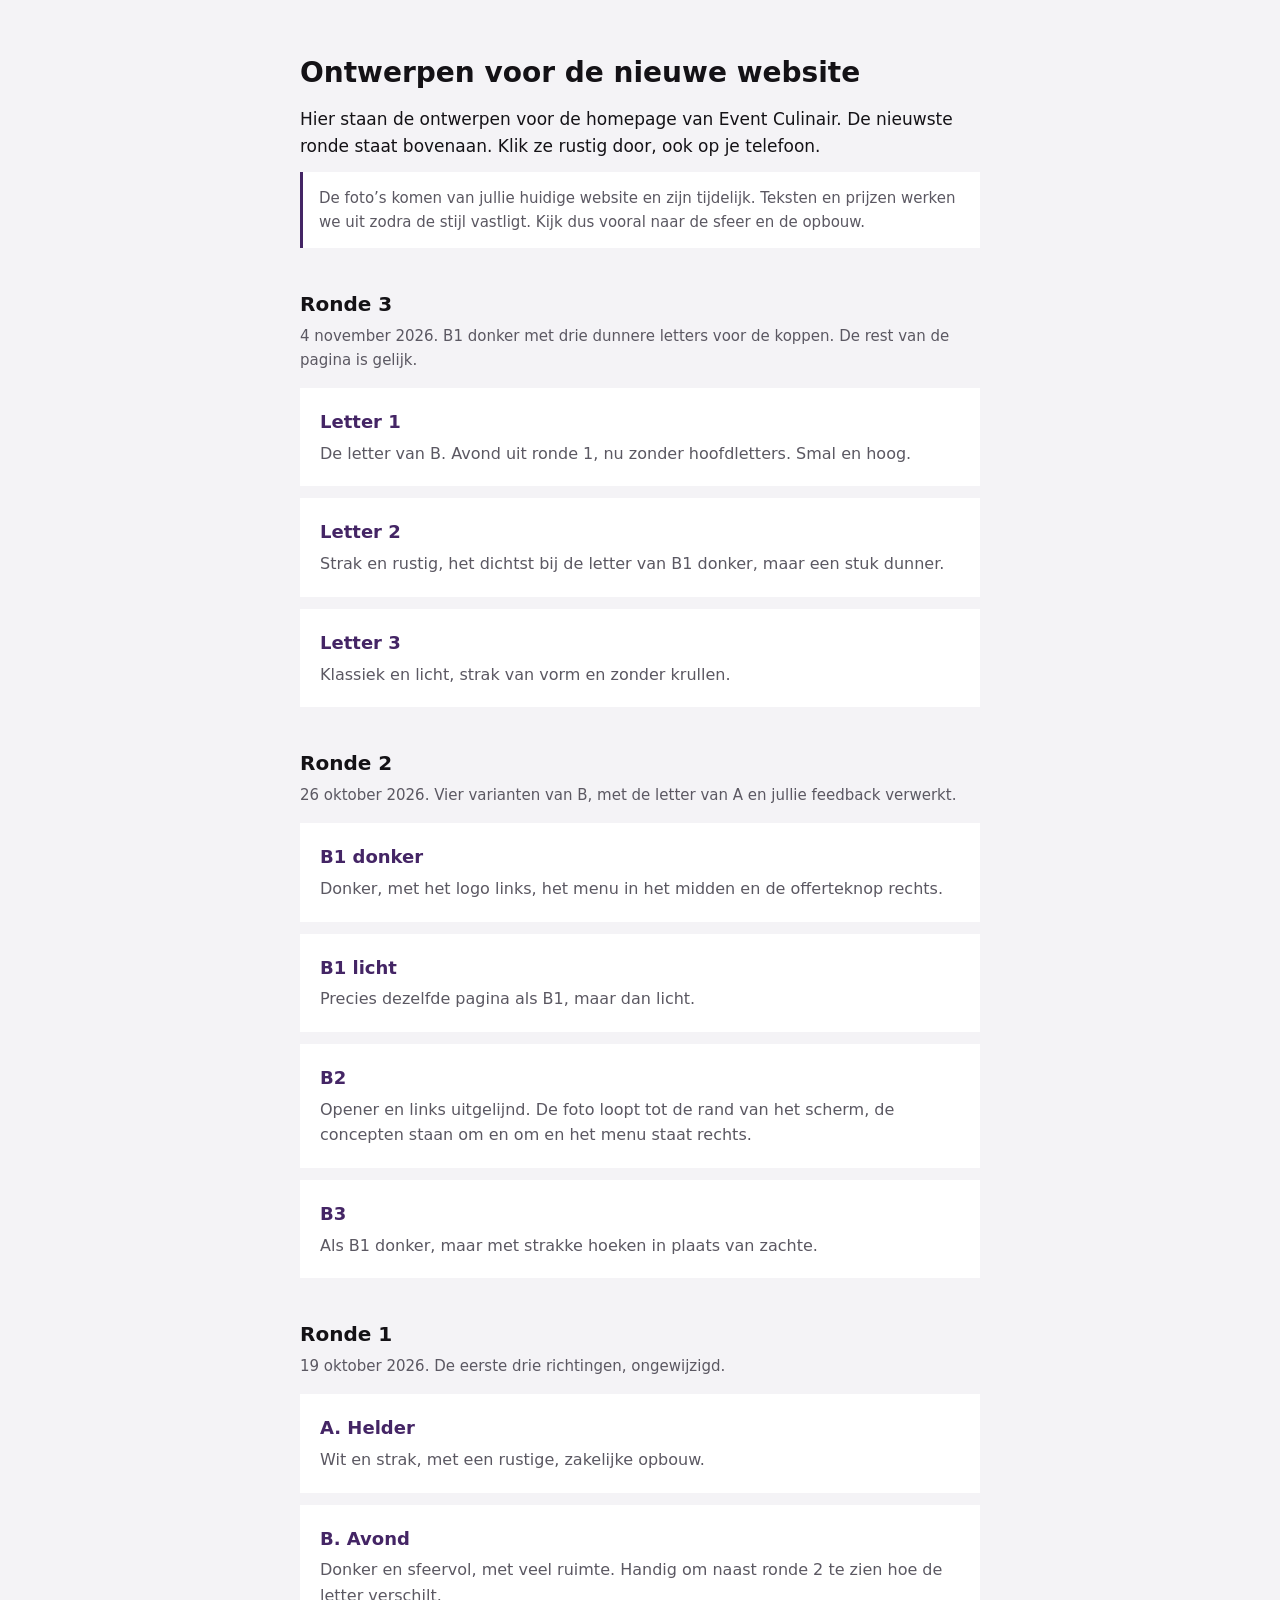
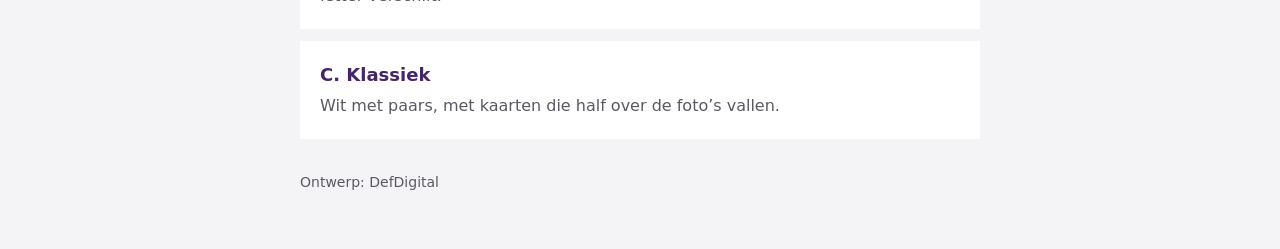
<file: index.html>
<!DOCTYPE html><html lang="nl" data-astro-cid-lcdefpme><head><meta charset="utf-8"><meta name="viewport" content="width=device-width, initial-scale=1"><meta name="robots" content="noindex, nofollow"><title>Ontwerpen Event Culinair</title><meta name="description" content="Ontwerpen voor de homepage van de nieuwe website van Event Culinair, alle rondes bij elkaar."><style>body{color:#141216;background:#f4f3f6;margin:0;padding:56px 16px;font-family:system-ui,sans-serif;line-height:1.6}main[data-astro-cid-lcdefpme]{max-width:680px;margin:0 auto}h1[data-astro-cid-lcdefpme]{margin:0 0 16px;font-size:28px;line-height:1.2}.intro[data-astro-cid-lcdefpme]{margin:0 0 12px;font-size:17px}.noot[data-astro-cid-lcdefpme]{color:#5b5862;background:#fff;border-left:3px solid #442565;margin:0 0 32px;padding:14px 16px;font-size:15px}ul[data-astro-cid-lcdefpme]{gap:12px;margin:0;padding:0;list-style:none;display:grid}a[data-astro-cid-lcdefpme]{color:#442565;background:#fff;min-height:44px;padding:20px;font-size:18px;font-weight:600;text-decoration:none;display:block}a[data-astro-cid-lcdefpme]:hover{box-shadow:inset 0 0 0 2px #442565}a[data-astro-cid-lcdefpme]:focus-visible{outline-offset:3px;outline:3px solid #442565}span[data-astro-cid-lcdefpme]{color:#5b5862;margin-top:4px;font-size:16px;font-weight:400;display:block}h2[data-astro-cid-lcdefpme]{margin:40px 0 4px;font-size:20px}.ronde[data-astro-cid-lcdefpme]{color:#5b5862;margin:0 0 16px;font-size:15px}.afzender[data-astro-cid-lcdefpme]{color:#5b5862;margin:32px 0 0;font-size:14px}
</style></head><body data-astro-cid-lcdefpme><main data-astro-cid-lcdefpme><h1 data-astro-cid-lcdefpme>Ontwerpen voor de nieuwe website</h1><p class="intro" data-astro-cid-lcdefpme>Hier staan de ontwerpen voor de homepage van Event Culinair. De nieuwste ronde staat bovenaan. Klik ze rustig door, ook op je telefoon.</p><p class="noot" data-astro-cid-lcdefpme>De foto’s komen van jullie huidige website en zijn tijdelijk. Teksten en prijzen werken we uit zodra de stijl vastligt. Kijk dus vooral naar de sfeer en de opbouw.</p><h2 data-astro-cid-lcdefpme>Ronde 3</h2><p class="ronde" data-astro-cid-lcdefpme>4 november 2026. B1 donker met drie dunnere letters voor de koppen. De rest van de pagina is gelijk.</p><ul data-astro-cid-lcdefpme><li data-astro-cid-lcdefpme><a href="letter-1" data-astro-cid-lcdefpme>Letter 1<span data-astro-cid-lcdefpme>De letter van B. Avond uit ronde 1, nu zonder hoofdletters. Smal en hoog.</span></a></li><li data-astro-cid-lcdefpme><a href="letter-2" data-astro-cid-lcdefpme>Letter 2<span data-astro-cid-lcdefpme>Strak en rustig, het dichtst bij de letter van B1 donker, maar een stuk dunner.</span></a></li><li data-astro-cid-lcdefpme><a href="letter-3" data-astro-cid-lcdefpme>Letter 3<span data-astro-cid-lcdefpme>Klassiek en licht, strak van vorm en zonder krullen.</span></a></li></ul><h2 data-astro-cid-lcdefpme>Ronde 2</h2><p class="ronde" data-astro-cid-lcdefpme>26 oktober 2026. Vier varianten van B, met de letter van A en jullie feedback verwerkt.</p><ul data-astro-cid-lcdefpme><li data-astro-cid-lcdefpme><a href="b1-donker" data-astro-cid-lcdefpme>B1 donker<span data-astro-cid-lcdefpme>Donker, met het logo links, het menu in het midden en de offerteknop rechts.</span></a></li><li data-astro-cid-lcdefpme><a href="b1-licht" data-astro-cid-lcdefpme>B1 licht<span data-astro-cid-lcdefpme>Precies dezelfde pagina als B1, maar dan licht.</span></a></li><li data-astro-cid-lcdefpme><a href="b2" data-astro-cid-lcdefpme>B2<span data-astro-cid-lcdefpme>Opener en links uitgelijnd. De foto loopt tot de rand van het scherm, de concepten staan om en om en het menu staat rechts.</span></a></li><li data-astro-cid-lcdefpme><a href="b3" data-astro-cid-lcdefpme>B3<span data-astro-cid-lcdefpme>Als B1 donker, maar met strakke hoeken in plaats van zachte.</span></a></li></ul><h2 data-astro-cid-lcdefpme>Ronde 1</h2><p class="ronde" data-astro-cid-lcdefpme>19 oktober 2026. De eerste drie richtingen, ongewijzigd.</p><ul data-astro-cid-lcdefpme><li data-astro-cid-lcdefpme><a href="a" data-astro-cid-lcdefpme>A. Helder<span data-astro-cid-lcdefpme>Wit en strak, met een rustige, zakelijke opbouw.</span></a></li><li data-astro-cid-lcdefpme><a href="b" data-astro-cid-lcdefpme>B. Avond<span data-astro-cid-lcdefpme>Donker en sfeervol, met veel ruimte. Handig om naast ronde 2 te zien hoe de letter verschilt.</span></a></li><li data-astro-cid-lcdefpme><a href="c" data-astro-cid-lcdefpme>C. Klassiek<span data-astro-cid-lcdefpme>Wit met paars, met kaarten die half over de foto’s vallen.</span></a></li></ul><p class="afzender" data-astro-cid-lcdefpme>Ontwerp: DefDigital</p></main></body></html>
</file>
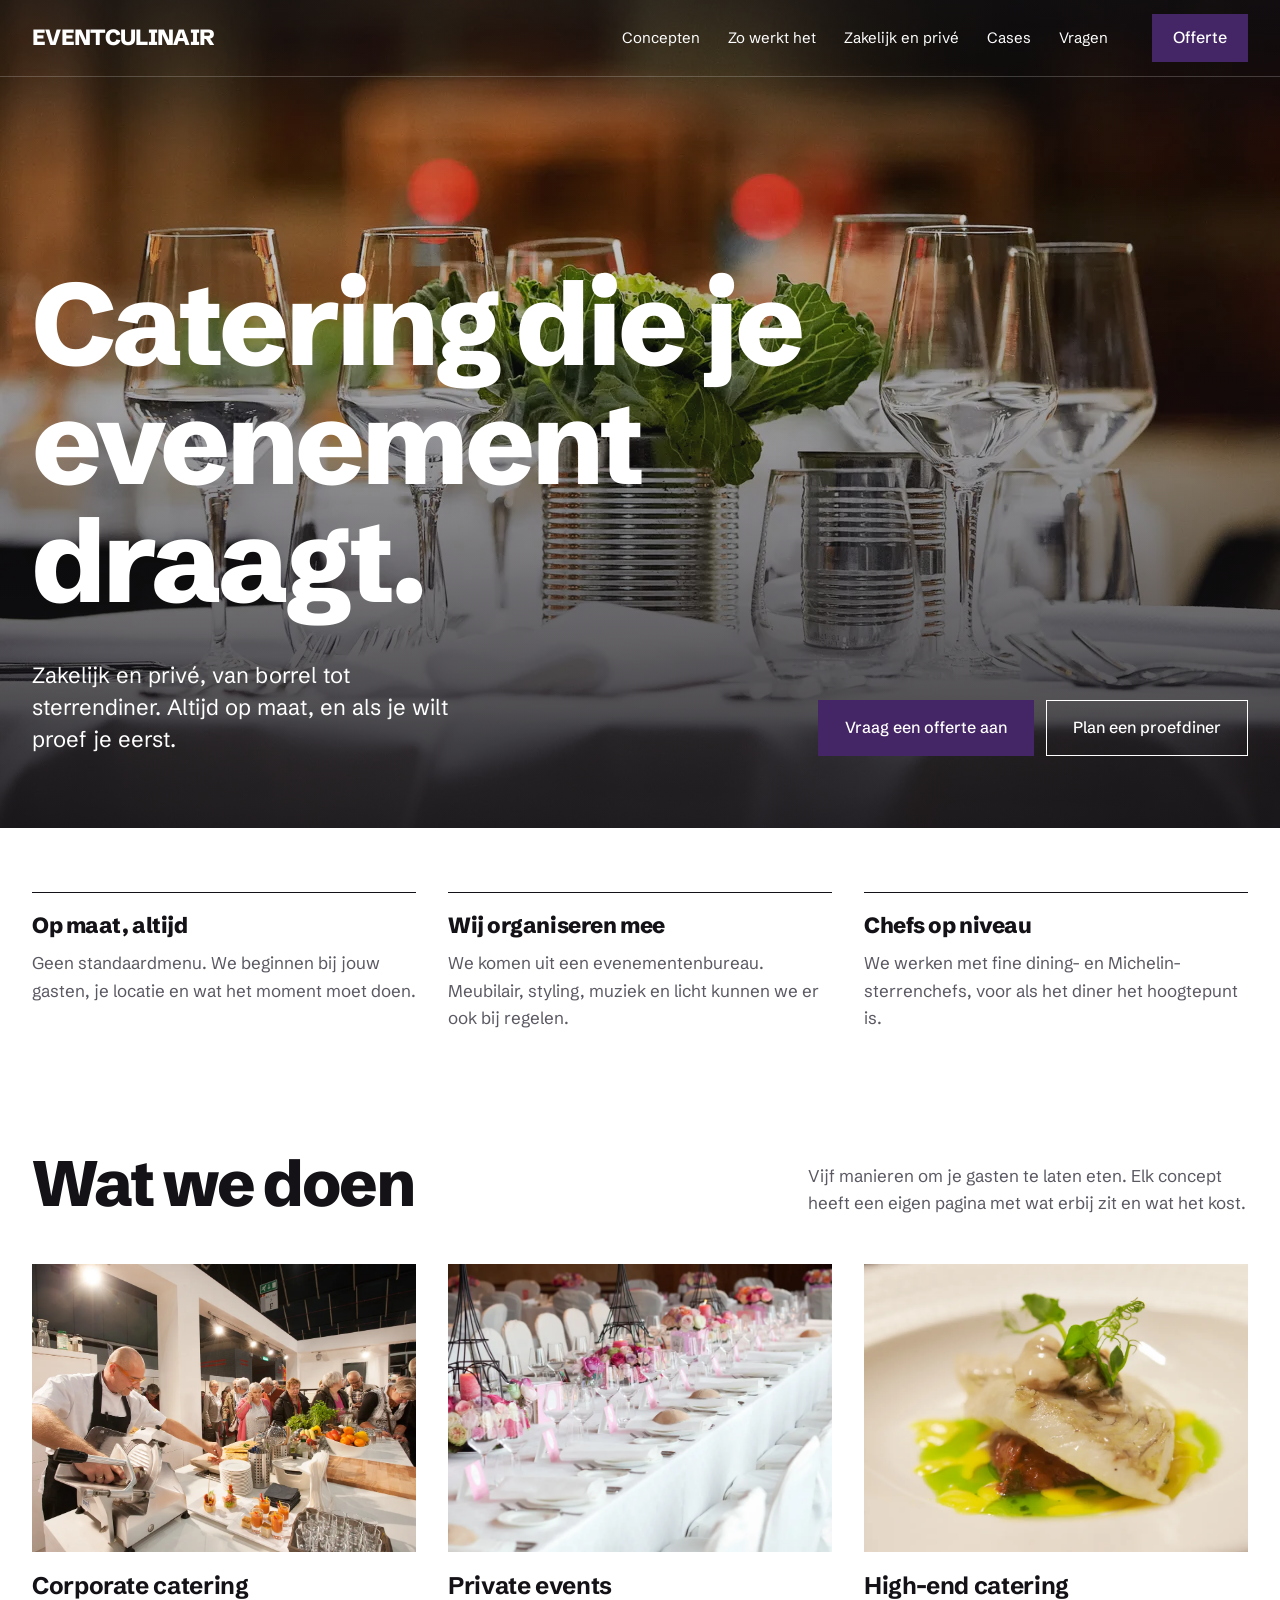
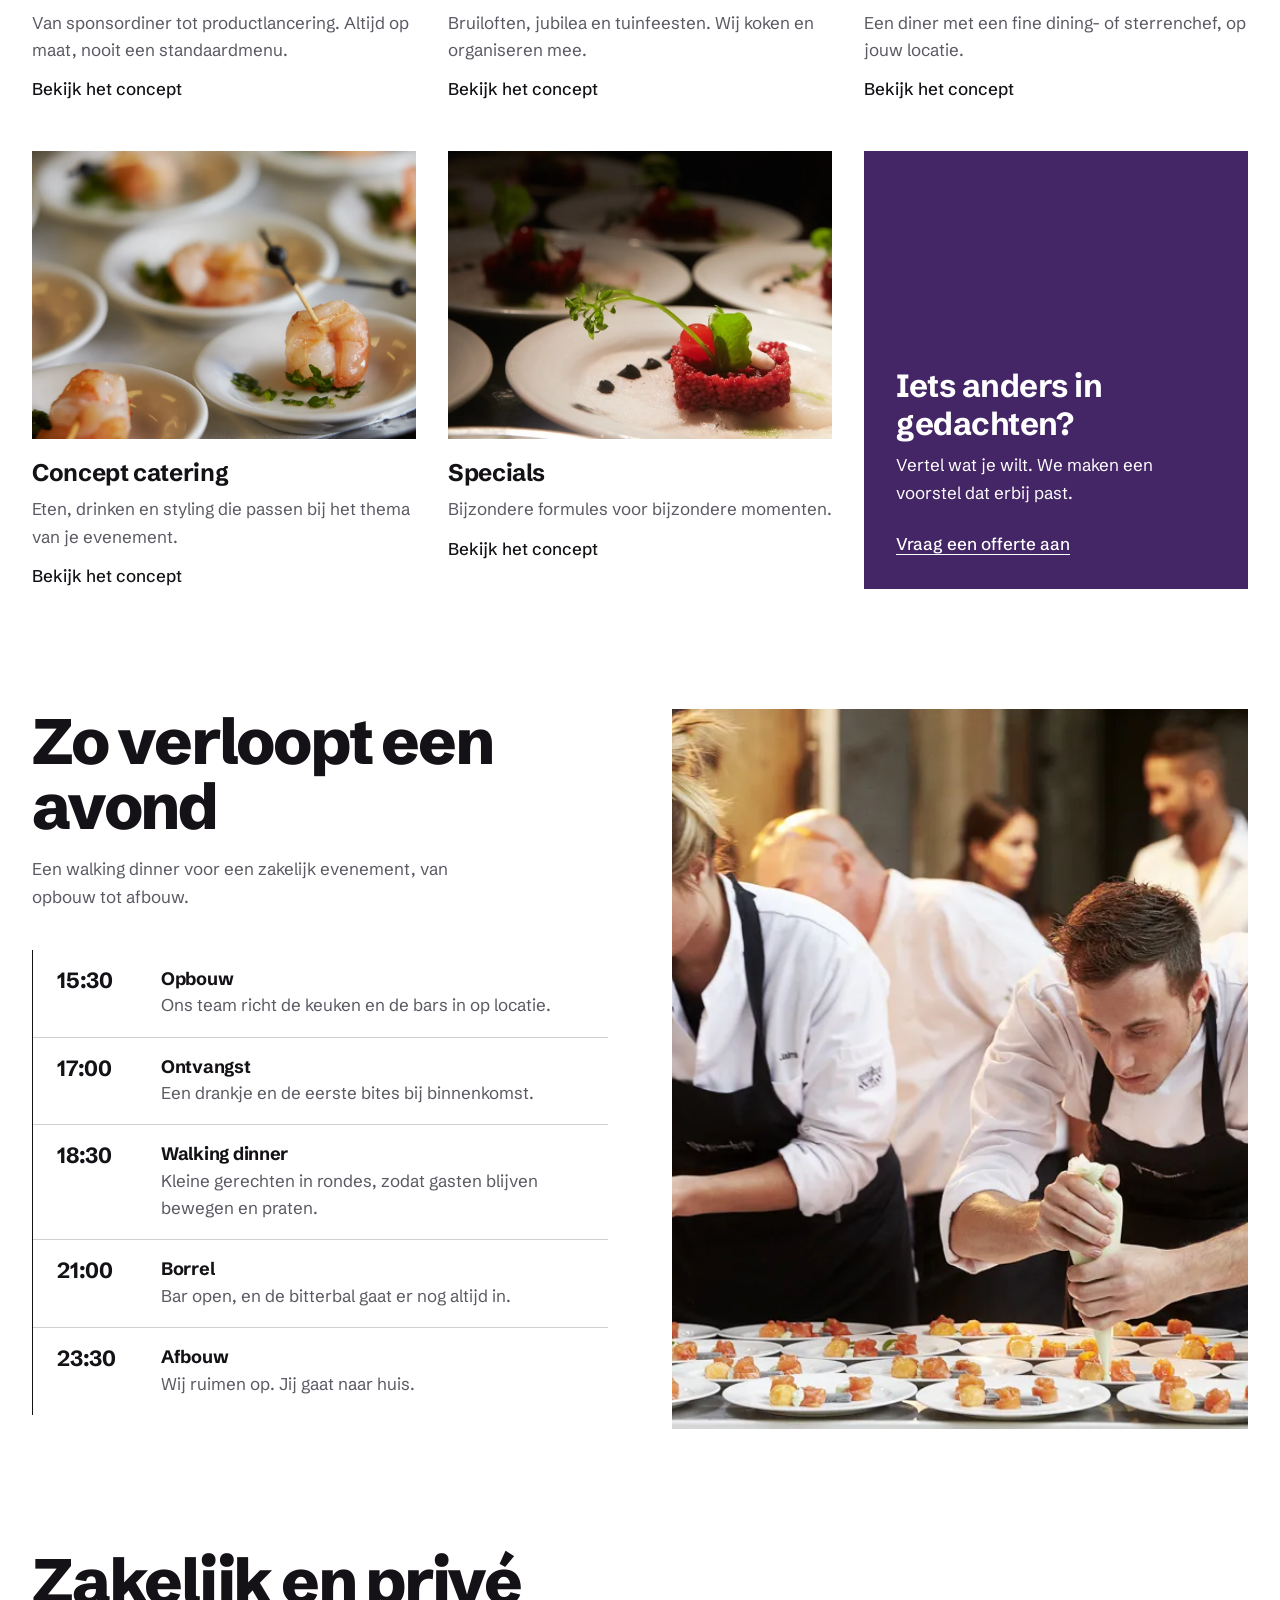
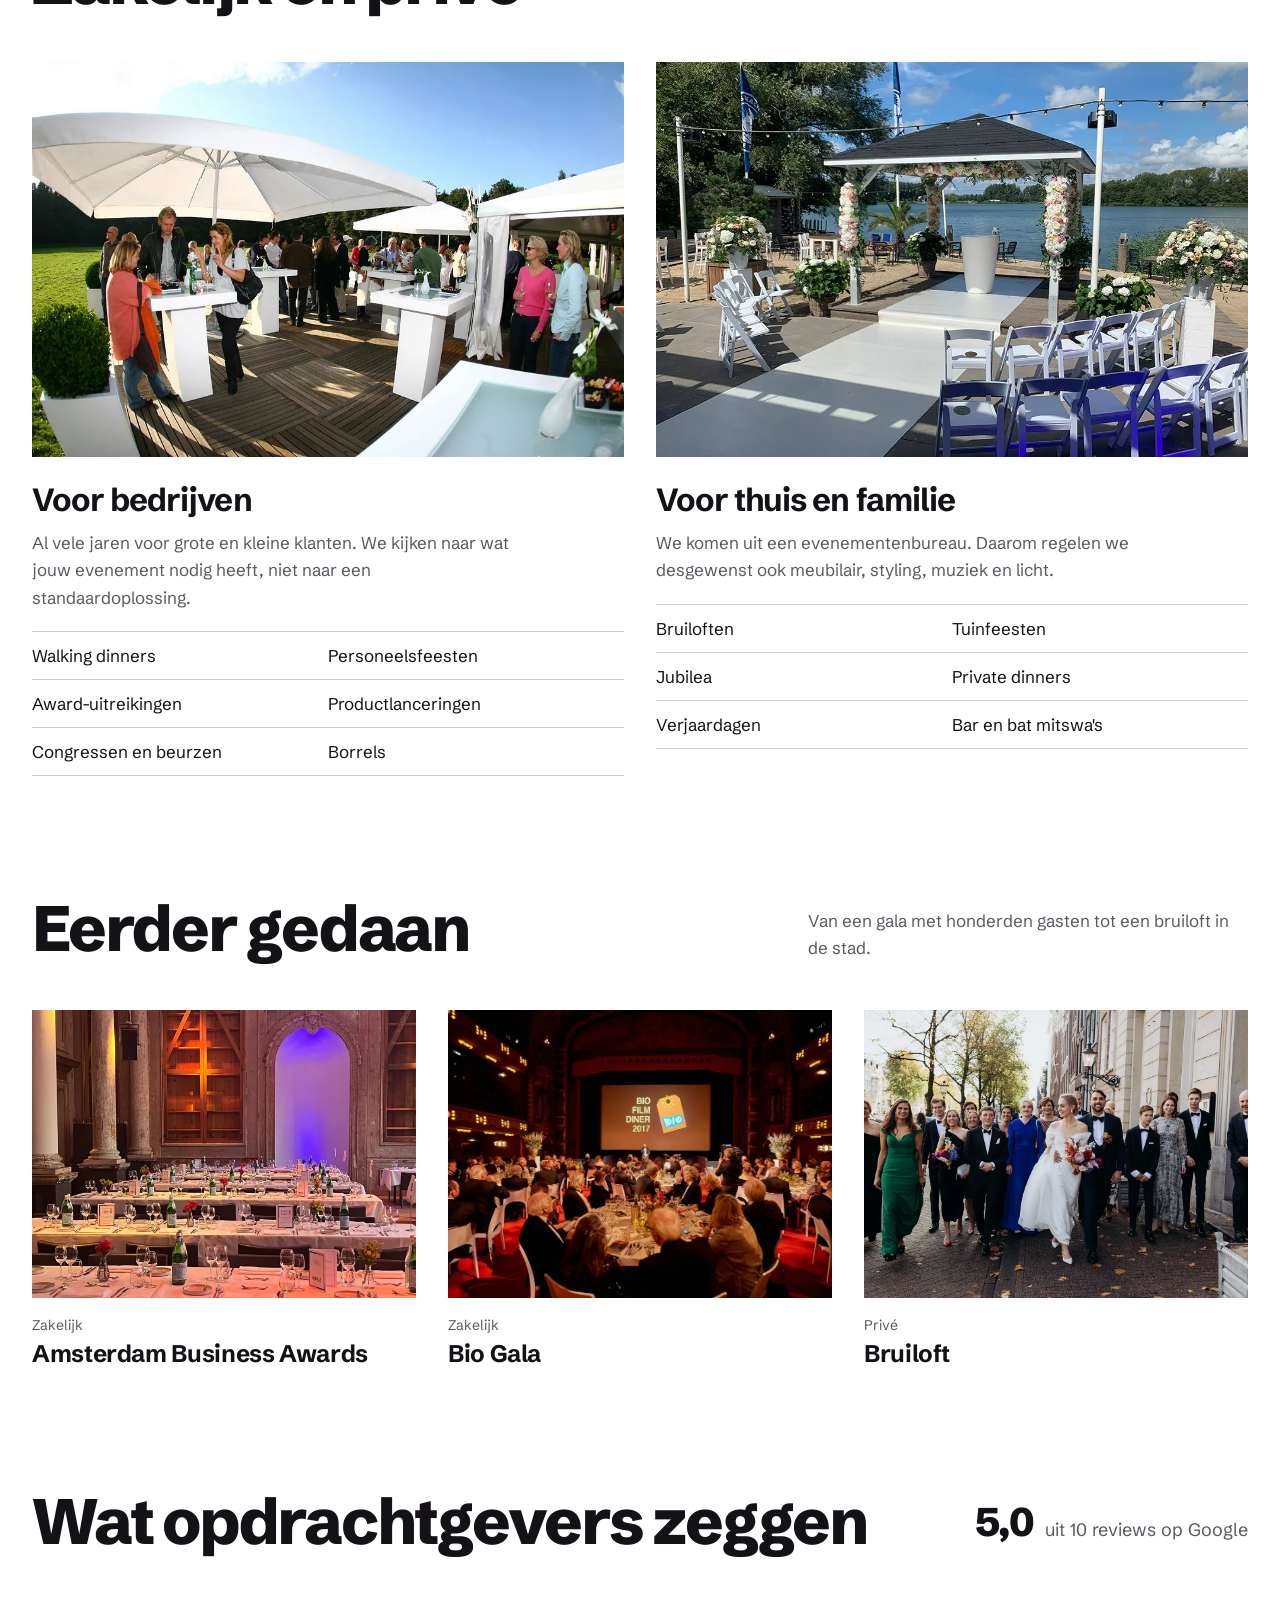
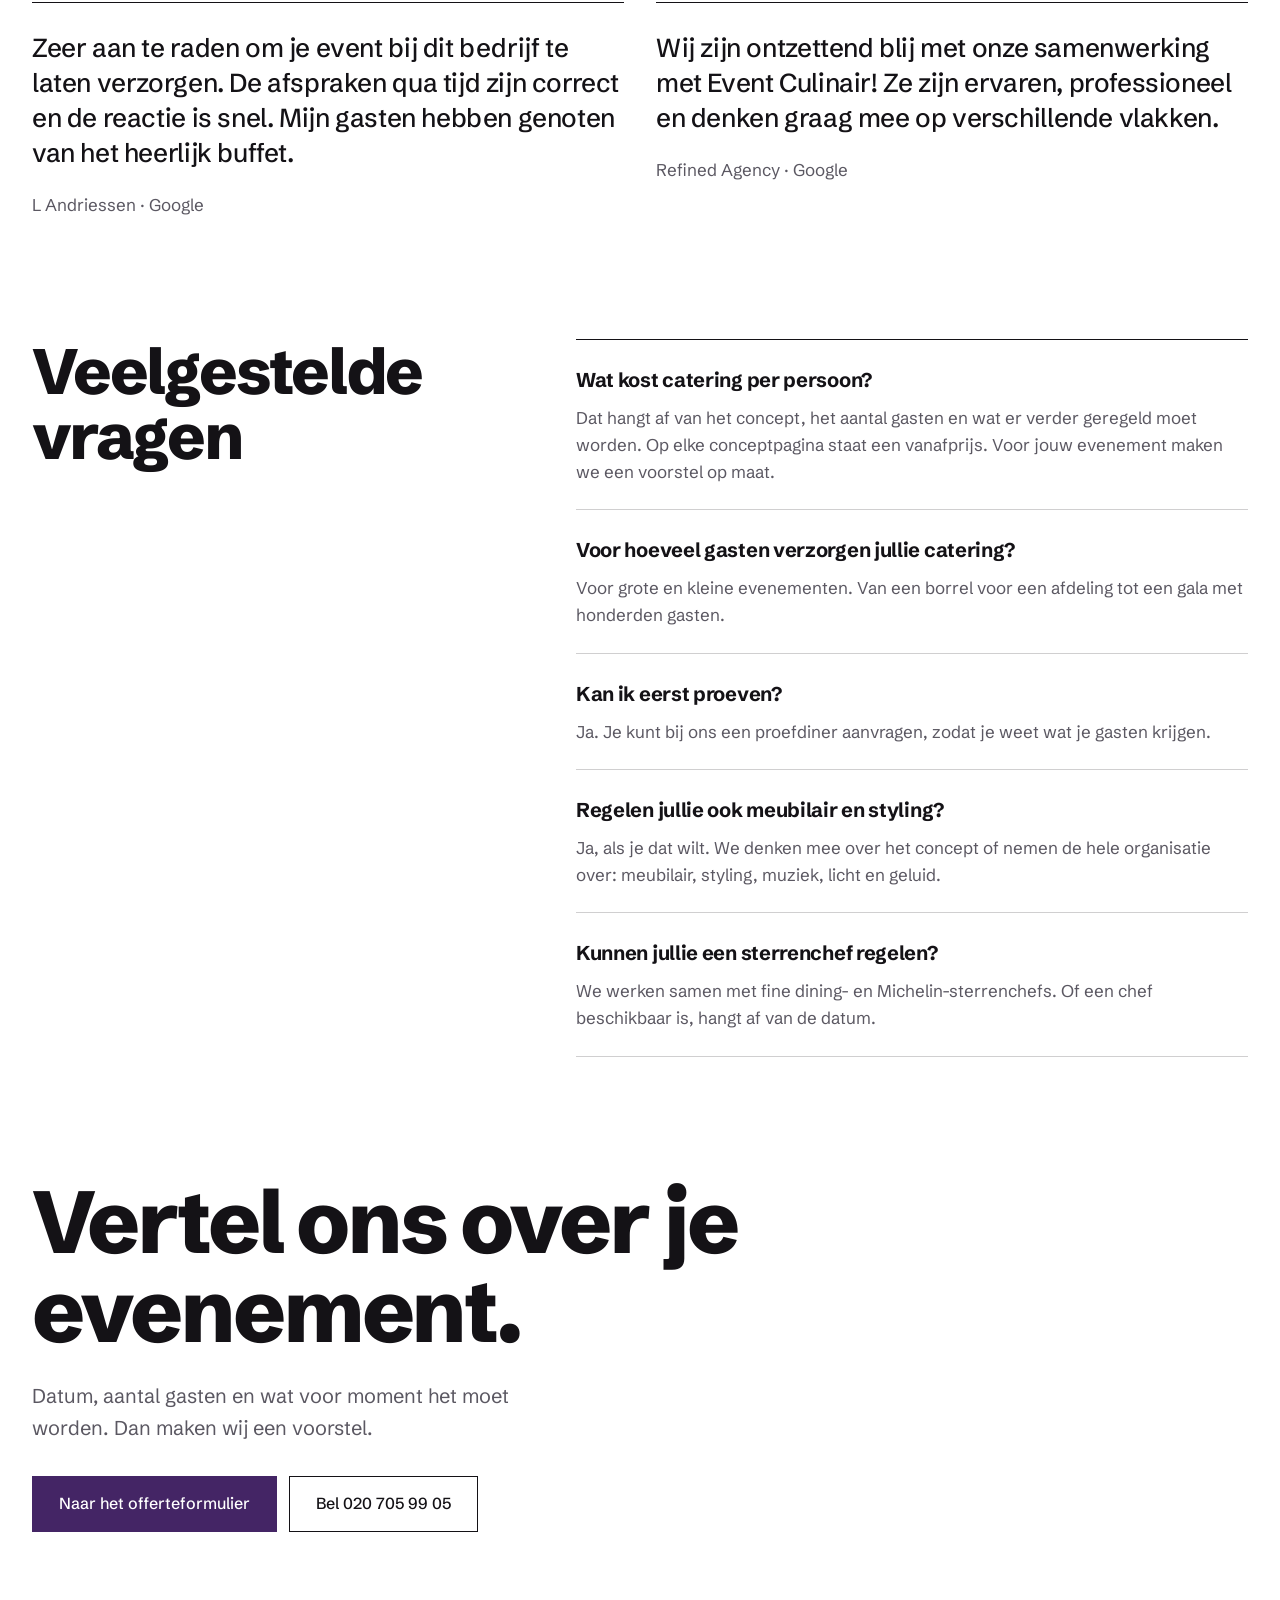
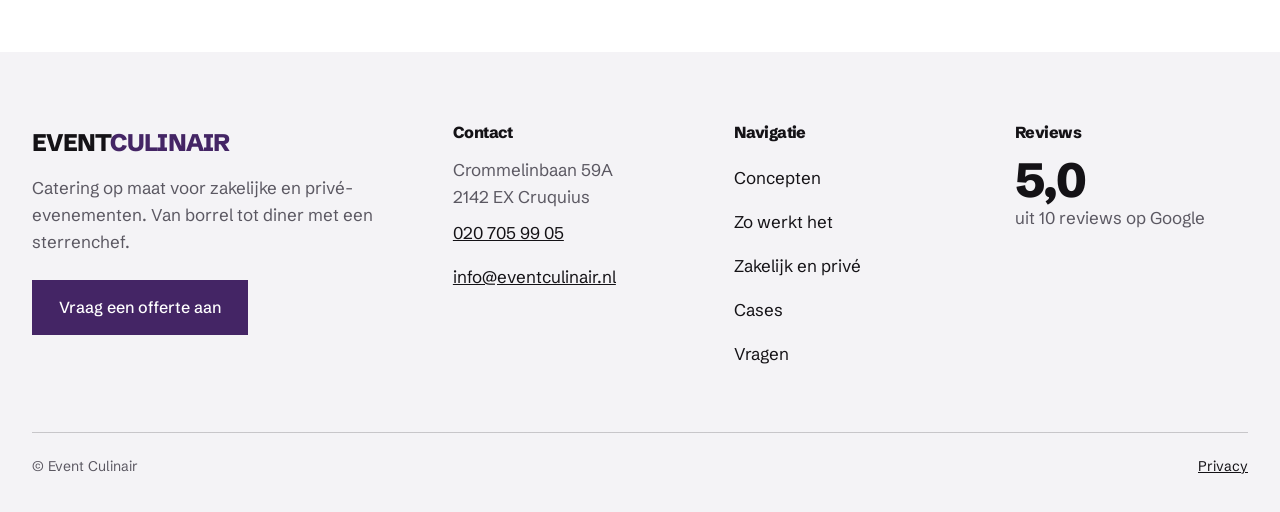
<file: a.html>
<!DOCTYPE html><html lang="nl"><head><meta charset="utf-8"><meta name="viewport" content="width=device-width, initial-scale=1"><title>Catering voor zakelijke en privé-evenementen | Event Culinair</title><meta name="description" content="Event Culinair verzorgt catering op maat voor bedrijven en particulieren, van borrel tot diner met een sterrenchef."><link rel="canonical" href="https://defdigital.github.io/event-culinair-mockup/a"><meta name="robots" content="noindex, nofollow"><style>@font-face{font-family:Schibsted Grotesk;font-style:normal;font-display:swap;font-weight:400;src:url(_astro/schibsted-grotesk-latin-ext-400-normal.DHVTfbSM.woff2)format("woff2"),url(_astro/schibsted-grotesk-latin-ext-400-normal.DUPvg9bQ.woff)format("woff");unicode-range:U+100-2BA,U+2BD-2C5,U+2C7-2CC,U+2CE-2D7,U+2DD-2FF,U+304,U+308,U+329,U+1D00-1DBF,U+1E00-1E9F,U+1EF2-1EFF,U+2020,U+20A0-20AB,U+20AD-20C0,U+2113,U+2C60-2C7F,U+A720-A7FF}@font-face{font-family:Schibsted Grotesk;font-style:normal;font-display:swap;font-weight:400;src:url(_astro/schibsted-grotesk-latin-400-normal.DPhJBilQ.woff2)format("woff2"),url(_astro/schibsted-grotesk-latin-400-normal.BkiRe4WW.woff)format("woff");unicode-range:U+??,U+131,U+152-153,U+2BB-2BC,U+2C6,U+2DA,U+2DC,U+304,U+308,U+329,U+2000-206F,U+20AC,U+2122,U+2191,U+2193,U+2212,U+2215,U+FEFF,U+FFFD}@font-face{font-family:Schibsted Grotesk;font-style:normal;font-display:swap;font-weight:500;src:url(_astro/schibsted-grotesk-latin-ext-500-normal.Ch1izu81.woff2)format("woff2"),url(_astro/schibsted-grotesk-latin-ext-500-normal.BjmYCtCC.woff)format("woff");unicode-range:U+100-2BA,U+2BD-2C5,U+2C7-2CC,U+2CE-2D7,U+2DD-2FF,U+304,U+308,U+329,U+1D00-1DBF,U+1E00-1E9F,U+1EF2-1EFF,U+2020,U+20A0-20AB,U+20AD-20C0,U+2113,U+2C60-2C7F,U+A720-A7FF}@font-face{font-family:Schibsted Grotesk;font-style:normal;font-display:swap;font-weight:500;src:url(_astro/schibsted-grotesk-latin-500-normal.rf9C4Thp.woff2)format("woff2"),url(_astro/schibsted-grotesk-latin-500-normal.Ba39e-CX.woff)format("woff");unicode-range:U+??,U+131,U+152-153,U+2BB-2BC,U+2C6,U+2DA,U+2DC,U+304,U+308,U+329,U+2000-206F,U+20AC,U+2122,U+2191,U+2193,U+2212,U+2215,U+FEFF,U+FFFD}@font-face{font-family:Schibsted Grotesk;font-style:normal;font-display:swap;font-weight:700;src:url(_astro/schibsted-grotesk-latin-ext-700-normal.o210KhU4.woff2)format("woff2"),url(_astro/schibsted-grotesk-latin-ext-700-normal.DDW2aNyx.woff)format("woff");unicode-range:U+100-2BA,U+2BD-2C5,U+2C7-2CC,U+2CE-2D7,U+2DD-2FF,U+304,U+308,U+329,U+1D00-1DBF,U+1E00-1E9F,U+1EF2-1EFF,U+2020,U+20A0-20AB,U+20AD-20C0,U+2113,U+2C60-2C7F,U+A720-A7FF}@font-face{font-family:Schibsted Grotesk;font-style:normal;font-display:swap;font-weight:700;src:url(_astro/schibsted-grotesk-latin-700-normal.BkH0uJ1o.woff2)format("woff2"),url(_astro/schibsted-grotesk-latin-700-normal.Dz-okVa0.woff)format("woff");unicode-range:U+??,U+131,U+152-153,U+2BB-2BC,U+2C6,U+2DA,U+2DC,U+304,U+308,U+329,U+2000-206F,U+20AC,U+2122,U+2191,U+2193,U+2212,U+2215,U+FEFF,U+FFFD}@font-face{font-family:Schibsted Grotesk;font-style:normal;font-display:swap;font-weight:800;src:url(_astro/schibsted-grotesk-latin-ext-800-normal.CZWJQj-F.woff2)format("woff2"),url(_astro/schibsted-grotesk-latin-ext-800-normal.DS3YHxa9.woff)format("woff");unicode-range:U+100-2BA,U+2BD-2C5,U+2C7-2CC,U+2CE-2D7,U+2DD-2FF,U+304,U+308,U+329,U+1D00-1DBF,U+1E00-1E9F,U+1EF2-1EFF,U+2020,U+20A0-20AB,U+20AD-20C0,U+2113,U+2C60-2C7F,U+A720-A7FF}@font-face{font-family:Schibsted Grotesk;font-style:normal;font-display:swap;font-weight:800;src:url(_astro/schibsted-grotesk-latin-800-normal.CIaq-TR1.woff2)format("woff2"),url(_astro/schibsted-grotesk-latin-800-normal.Dl5-MP1T.woff)format("woff");unicode-range:U+??,U+131,U+152-153,U+2BB-2BC,U+2C6,U+2DA,U+2DC,U+304,U+308,U+329,U+2000-206F,U+20AC,U+2122,U+2191,U+2193,U+2212,U+2215,U+FEFF,U+FFFD}
</style><link rel="stylesheet" href="_astro/a.MIoMKBbI.css"><style>*,:before,:after{box-sizing:border-box}html{-webkit-text-size-adjust:100%}body{background:var(--ec-wit);color:var(--ec-inkt);font-family:var(--ec-letter);margin:0;font-size:1.0625rem;line-height:1.6}h1,h2,h3{letter-spacing:-.035em;margin:0;font-weight:800;line-height:1.02}h3{letter-spacing:-.015em;font-weight:700;line-height:1.2}p,ul,ol{margin:0}a{color:var(--ec-paars)}img{max-width:100%;height:auto;display:block}:focus-visible{outline:3px solid var(--ec-paars);outline-offset:3px}@media (prefers-reduced-motion:reduce){*,:before,:after{scroll-behavior:auto!important;transition-duration:0s!important}}
</style></head><body><a class="ec-skip" href="#inhoud">Naar de inhoud</a><header class="ec-nav" data-nav><div class="ec-container ec-nav_binnen"><a class="ec-nav_logo" href="index.html" aria-label="Event Culinair, naar het overzicht van alle ontwerpen">Event<span>Culinair</span></a><nav class="ec-nav_menu" aria-label="Hoofdmenu"><ul class="ec-nav_links"><li><a class="ec-nav_link" href="#concepten">Concepten</a></li><li><a class="ec-nav_link" href="#draaiboek">Zo werkt het</a></li><li><a class="ec-nav_link" href="#voor-wie">Zakelijk en privé</a></li><li><a class="ec-nav_link" href="#cases">Cases</a></li><li><a class="ec-nav_link" href="#vragen">Vragen</a></li></ul></nav><details class="ec-nav_mobiel"><summary class="ec-nav_knop">Menu</summary><ul class="ec-nav_mobiel-lijst"><li><a class="ec-nav_link" href="#concepten">Concepten</a></li><li><a class="ec-nav_link" href="#draaiboek">Zo werkt het</a></li><li><a class="ec-nav_link" href="#voor-wie">Zakelijk en privé</a></li><li><a class="ec-nav_link" href="#cases">Cases</a></li><li><a class="ec-nav_link" href="#vragen">Vragen</a></li></ul></details><a class="ec-knop ec-knop--klein" href="#offerte">Offerte</a></div></header><main id="inhoud"><section class="ec-hero" data-hero><img class="ec-hero_foto" src="foto/glazen-gedekte-tafel.webp" alt width="1280" height="853" sizes="100vw" loading="eager" decoding="async"><div class="ec-hero_scherm"></div><div class="ec-container ec-hero_inhoud"><h1 class="ec-hero_titel">Catering die je evenement draagt.</h1><div class="ec-hero_onder"><p class="ec-hero_intro">Zakelijk en privé, van borrel tot sterrendiner. Altijd op maat, en als je wilt proef je eerst.</p><div class="ec-knoppen"><a class="ec-knop" href="#offerte">Vraag een offerte aan</a><a class="ec-knop ec-knop--licht" href="#vragen">Plan een proefdiner</a></div></div></div></section><section class="ec-redenen" aria-label="Waarom Event Culinair"><div class="ec-container ec-redenen_raster"><div class="ec-reden"><h2 class="ec-reden_kop">Op maat, altijd</h2><p class="ec-reden_tekst">Geen standaardmenu. We beginnen bij jouw gasten, je locatie en wat het moment moet doen.</p></div><div class="ec-reden"><h2 class="ec-reden_kop">Wij organiseren mee</h2><p class="ec-reden_tekst">We komen uit een evenementenbureau. Meubilair, styling, muziek en licht kunnen we er ook bij regelen.</p></div><div class="ec-reden"><h2 class="ec-reden_kop">Chefs op niveau</h2><p class="ec-reden_tekst">We werken met fine dining- en Michelin-sterrenchefs, voor als het diner het hoogtepunt is.</p></div></div></section><section class="ec-sectie" id="concepten"><div class="ec-container"><div class="ec-sectiekop"><h2 class="ec-sectiekop_titel">Wat we doen</h2><p class="ec-sectiekop_tekst">Vijf manieren om je gasten te laten eten. Elk concept heeft een eigen pagina met wat erbij zit en wat het kost.</p></div><ul class="ec-concepten"><li class="ec-concept"><a class="ec-concept_link" href="#offerte"><img class="ec-concept_foto" src="foto/chef-snijdt-gasten.webp" alt="Chef snijdt vlees voor gasten aan een lichte buffettafel" width="1280" height="853" sizes="(max-width: 767px) 100vw, (max-width: 991px) 50vw, 33vw" loading="lazy" decoding="async"><h3 class="ec-concept_titel">Corporate catering</h3><p class="ec-concept_tekst">Van sponsordiner tot productlancering. Altijd op maat, nooit een standaardmenu.</p><p class="ec-concept_prijs">Bekijk het concept</p></a></li><li class="ec-concept"><a class="ec-concept_link" href="#offerte"><img class="ec-concept_foto" src="foto/lange-tafel-wit.webp" alt="Lange gedekte tafel met wit linnen, glazen en roze bloemen" width="1280" height="853" sizes="(max-width: 767px) 100vw, (max-width: 991px) 50vw, 33vw" loading="lazy" decoding="async"><h3 class="ec-concept_titel">Private events</h3><p class="ec-concept_tekst">Bruiloften, jubilea en tuinfeesten. Wij koken en organiseren mee.</p><p class="ec-concept_prijs">Bekijk het concept</p></a></li><li class="ec-concept"><a class="ec-concept_link" href="#offerte"><img class="ec-concept_foto" src="foto/vis-fine-dining.webp" alt="Opgemaakt visgerecht met groene saus op een wit bord" width="1280" height="853" sizes="(max-width: 767px) 100vw, (max-width: 991px) 50vw, 33vw" loading="lazy" decoding="async"><h3 class="ec-concept_titel">High-end catering</h3><p class="ec-concept_tekst">Een diner met een fine dining- of sterrenchef, op jouw locatie.</p><p class="ec-concept_prijs">Bekijk het concept</p></a></li><li class="ec-concept"><a class="ec-concept_link" href="#offerte"><img class="ec-concept_foto" src="foto/garnalen-schaaltjes.webp" alt="Garnalen op prikkers in witte schaaltjes" width="1280" height="853" sizes="(max-width: 767px) 100vw, (max-width: 991px) 50vw, 33vw" loading="lazy" decoding="async"><h3 class="ec-concept_titel">Concept catering</h3><p class="ec-concept_tekst">Eten, drinken en styling die passen bij het thema van je evenement.</p><p class="ec-concept_prijs">Bekijk het concept</p></a></li><li class="ec-concept"><a class="ec-concept_link" href="#offerte"><img class="ec-concept_foto" src="foto/tartaar-borden.webp" alt="Borden met tartaar en microgroen in een rij" width="1280" height="853" sizes="(max-width: 767px) 100vw, (max-width: 991px) 50vw, 33vw" loading="lazy" decoding="async"><h3 class="ec-concept_titel">Specials</h3><p class="ec-concept_tekst">Bijzondere formules voor bijzondere momenten.</p><p class="ec-concept_prijs">Bekijk het concept</p></a></li><li class="ec-concept ec-concept--offerte"><a class="ec-concept_link" href="#offerte"><h3 class="ec-concept_titel">Iets anders in gedachten?</h3><p class="ec-concept_tekst">Vertel wat je wilt. We maken een voorstel dat erbij past.</p><span class="ec-concept_pijl">Vraag een offerte aan</span></a></li></ul></div></section><section class="ec-sectie ec-draaiboek" id="draaiboek"><div class="ec-container ec-draaiboek_raster"><div><h2 class="ec-sectiekop_titel">Zo verloopt een avond</h2><p class="ec-sectiekop_tekst">Een walking dinner voor een zakelijk evenement, van opbouw tot afbouw.</p><ol class="ec-draaiboek_lijst"><li class="ec-moment"><span class="ec-moment_tijd">15:30</span><div><h3 class="ec-moment_naam">Opbouw</h3><p class="ec-moment_tekst">Ons team richt de keuken en de bars in op locatie.</p></div></li><li class="ec-moment"><span class="ec-moment_tijd">17:00</span><div><h3 class="ec-moment_naam">Ontvangst</h3><p class="ec-moment_tekst">Een drankje en de eerste bites bij binnenkomst.</p></div></li><li class="ec-moment"><span class="ec-moment_tijd">18:30</span><div><h3 class="ec-moment_naam">Walking dinner</h3><p class="ec-moment_tekst">Kleine gerechten in rondes, zodat gasten blijven bewegen en praten.</p></div></li><li class="ec-moment"><span class="ec-moment_tijd">21:00</span><div><h3 class="ec-moment_naam">Borrel</h3><p class="ec-moment_tekst">Bar open, en de bitterbal gaat er nog altijd in.</p></div></li><li class="ec-moment"><span class="ec-moment_tijd">23:30</span><div><h3 class="ec-moment_naam">Afbouw</h3><p class="ec-moment_tekst">Wij ruimen op. Jij gaat naar huis.</p></div></li></ol></div><img class="ec-draaiboek_foto" src="foto/koks-opmaken.webp" alt="Koks maken een lange rij borden op" width="1000" height="667" sizes="(max-width: 991px) 100vw, 50vw" loading="lazy" decoding="async"></div></section><section class="ec-sectie ec-voorwie" id="voor-wie"><div class="ec-container"><h2 class="ec-sectiekop_titel">Zakelijk en privé</h2><div class="ec-voorwie_raster"><article class="ec-doelgroep"><img class="ec-doelgroep_foto" src="foto/buiten-parasols.webp" alt="Gasten aan statafels onder witte parasols op een zonnig terras" width="1000" height="667" sizes="(max-width: 767px) 100vw, 50vw" loading="lazy" decoding="async"><h3 class="ec-doelgroep_kop">Voor bedrijven</h3><p class="ec-doelgroep_tekst">Al vele jaren voor grote en kleine klanten. We kijken naar wat jouw evenement nodig heeft, niet naar een standaardoplossing.</p><ul class="ec-doelgroep_lijst"><li>Walking dinners</li><li>Personeelsfeesten</li><li>Award-uitreikingen</li><li>Productlanceringen</li><li>Congressen en beurzen</li><li>Borrels</li></ul></article><article class="ec-doelgroep"><img class="ec-doelgroep_foto" src="foto/ceremonie-aan-water.webp" alt="Opstelling voor een ceremonie aan het water met witte stoelen" width="1000" height="667" sizes="(max-width: 767px) 100vw, 50vw" loading="lazy" decoding="async"><h3 class="ec-doelgroep_kop">Voor thuis en familie</h3><p class="ec-doelgroep_tekst">We komen uit een evenementenbureau. Daarom regelen we desgewenst ook meubilair, styling, muziek en licht.</p><ul class="ec-doelgroep_lijst"><li>Bruiloften</li><li>Tuinfeesten</li><li>Jubilea</li><li>Private dinners</li><li>Verjaardagen</li><li>Bar en bat mitswa&#39;s</li></ul></article></div></div></section><section class="ec-sectie" id="cases"><div class="ec-container"><div class="ec-sectiekop"><h2 class="ec-sectiekop_titel">Eerder gedaan</h2><p class="ec-sectiekop_tekst">Van een gala met honderden gasten tot een bruiloft in de stad.</p></div><ul class="ec-cases"><li class="ec-case"><a class="ec-case_link" href="#cases"><img class="ec-case_foto" src="foto/amsterdam-business-awards.webp" alt="Lange gedekte tafels in een historische zaal met paars licht" width="1280" height="853" sizes="(max-width: 767px) 100vw, 33vw" loading="lazy" decoding="async"><p class="ec-case_soort">Zakelijk</p><h3 class="ec-case_titel">Amsterdam Business Awards</h3></a></li><li class="ec-case"><a class="ec-case_link" href="#cases"><img class="ec-case_foto" src="foto/bio-gala.webp" alt="Gala-diner met ronde tafels in een theaterzaal" width="1280" height="853" sizes="(max-width: 767px) 100vw, 33vw" loading="lazy" decoding="async"><p class="ec-case_soort">Zakelijk</p><h3 class="ec-case_titel">Bio Gala</h3></a></li><li class="ec-case"><a class="ec-case_link" href="#cases"><img class="ec-case_foto" src="foto/bruiloft-stoet.webp" alt="Bruidspaar en gasten lopen door een Amsterdamse straat" width="1280" height="853" sizes="(max-width: 767px) 100vw, 33vw" loading="lazy" decoding="async"><p class="ec-case_soort">Privé</p><h3 class="ec-case_titel">Bruiloft</h3></a></li></ul></div></section><section class="ec-sectie ec-reviews" aria-labelledby="reviews-kop"><div class="ec-container"><div class="ec-reviews_kop"><h2 class="ec-sectiekop_titel" id="reviews-kop">Wat opdrachtgevers zeggen</h2><p class="ec-reviews_score"><strong>5,0</strong> uit 10 reviews op Google</p></div><div class="ec-reviews_raster"><blockquote class="ec-review"><p class="ec-review_tekst">Zeer aan te raden om je event bij dit bedrijf te laten verzorgen. De afspraken qua tijd zijn correct en de reactie is snel. Mijn gasten hebben genoten van het heerlijk buffet.</p><footer class="ec-review_naam">L Andriessen · Google</footer></blockquote><blockquote class="ec-review"><p class="ec-review_tekst">Wij zijn ontzettend blij met onze samenwerking met Event Culinair! Ze zijn ervaren, professioneel en denken graag mee op verschillende vlakken.</p><footer class="ec-review_naam">Refined Agency · Google</footer></blockquote></div></div></section><section class="ec-sectie" id="vragen"><div class="ec-container ec-vragen_raster"><h2 class="ec-sectiekop_titel">Veelgestelde vragen</h2><dl class="ec-vragen"><div class="ec-vraag"><dt class="ec-vraag_vraag">Wat kost catering per persoon?</dt><dd class="ec-vraag_antwoord">Dat hangt af van het concept, het aantal gasten en wat er verder geregeld moet worden. Op elke conceptpagina staat een vanafprijs. Voor jouw evenement maken we een voorstel op maat.</dd></div><div class="ec-vraag"><dt class="ec-vraag_vraag">Voor hoeveel gasten verzorgen jullie catering?</dt><dd class="ec-vraag_antwoord">Voor grote en kleine evenementen. Van een borrel voor een afdeling tot een gala met honderden gasten.</dd></div><div class="ec-vraag"><dt class="ec-vraag_vraag">Kan ik eerst proeven?</dt><dd class="ec-vraag_antwoord">Ja. Je kunt bij ons een proefdiner aanvragen, zodat je weet wat je gasten krijgen.</dd></div><div class="ec-vraag"><dt class="ec-vraag_vraag">Regelen jullie ook meubilair en styling?</dt><dd class="ec-vraag_antwoord">Ja, als je dat wilt. We denken mee over het concept of nemen de hele organisatie over: meubilair, styling, muziek, licht en geluid.</dd></div><div class="ec-vraag"><dt class="ec-vraag_vraag">Kunnen jullie een sterrenchef regelen?</dt><dd class="ec-vraag_antwoord">We werken samen met fine dining- en Michelin-sterrenchefs. Of een chef beschikbaar is, hangt af van de datum.</dd></div></dl></div></section><section class="ec-afsluiter" id="offerte"><div class="ec-container"><h2 class="ec-afsluiter_titel">Vertel ons over je evenement.</h2><p class="ec-afsluiter_tekst">Datum, aantal gasten en wat voor moment het moet worden. Dan maken wij een voorstel.</p><div class="ec-knoppen"><a class="ec-knop" href="#offerte">Naar het offerteformulier</a><a class="ec-knop ec-knop--lijn" href="tel:+31207059905">Bel 020 705 99 05</a></div></div></section></main><footer class="ec-footer"><div class="ec-container ec-footer_raster"><div class="ec-footer_merk"><p class="ec-footer_logo">Event<span>Culinair</span></p><p class="ec-footer_tekst">Catering op maat voor zakelijke en privé-evenementen. Van borrel tot diner met een sterrenchef.</p><a class="ec-knop ec-footer_knop" href="#offerte">Vraag een offerte aan</a></div><div><h2 class="ec-footer_kop">Contact</h2><p class="ec-footer_tekst">Crommelinbaan 59A<br>2142 EX Cruquius</p><p><a href="tel:+31207059905">020 705 99 05</a><br><a href="mailto:info@eventculinair.nl">info@eventculinair.nl</a></p></div><div><h2 class="ec-footer_kop">Navigatie</h2><ul class="ec-footer_lijst"><li><a href="#concepten">Concepten</a></li><li><a href="#draaiboek">Zo werkt het</a></li><li><a href="#voor-wie">Zakelijk en privé</a></li><li><a href="#cases">Cases</a></li><li><a href="#vragen">Vragen</a></li></ul></div><div><h2 class="ec-footer_kop">Reviews</h2><p class="ec-footer_score">5,0</p><p class="ec-footer_tekst">uit 10 reviews op Google</p></div></div><div class="ec-container ec-footer_onder"><p>© Event Culinair</p><p><a href="#inhoud">Privacy</a></p></div></footer><script type="module">var e=document.querySelector(`[data-nav]`),t=document.querySelector(`[data-hero]`);if(e&&t){let n=()=>e.classList.toggle(`ec-nav--transparant`,window.scrollY<t.offsetHeight-e.offsetHeight);n(),window.addEventListener(`scroll`,n,{passive:!0}),window.addEventListener(`resize`,n)}</script></body></html>
</file>
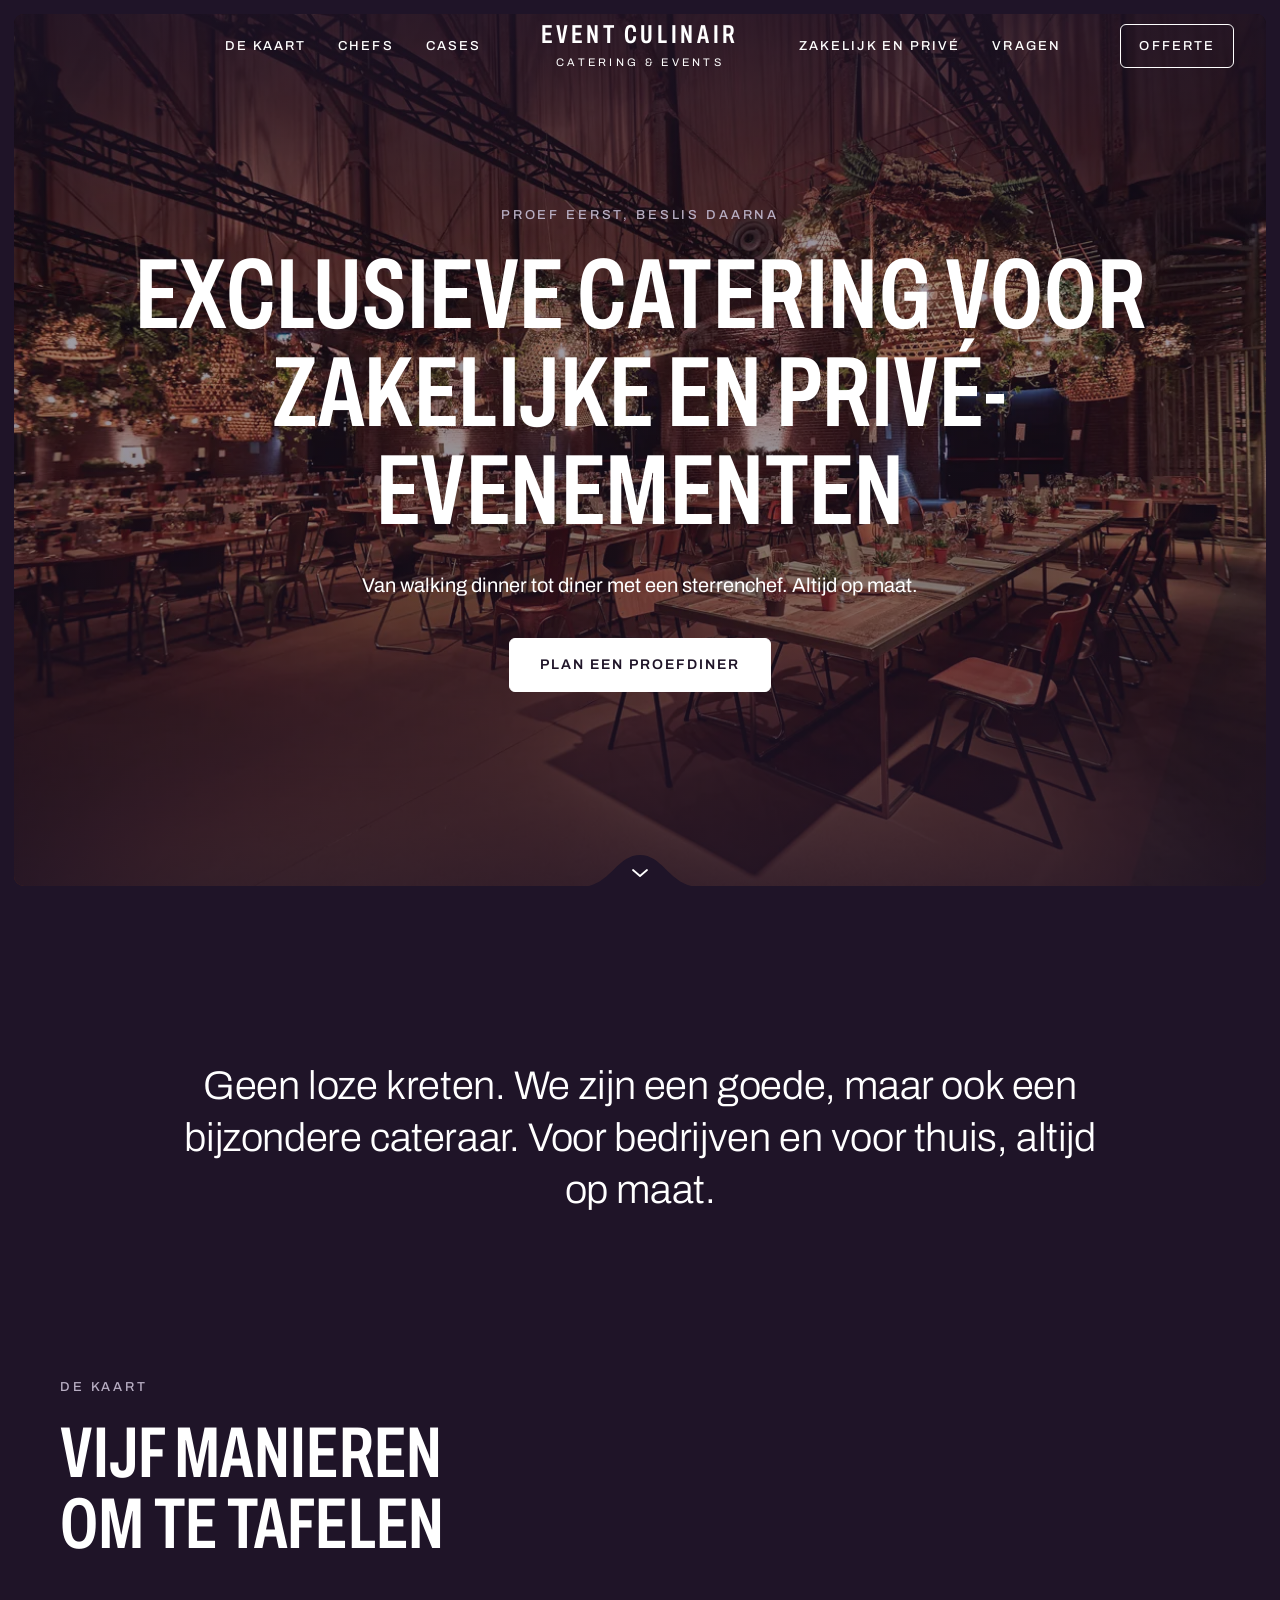
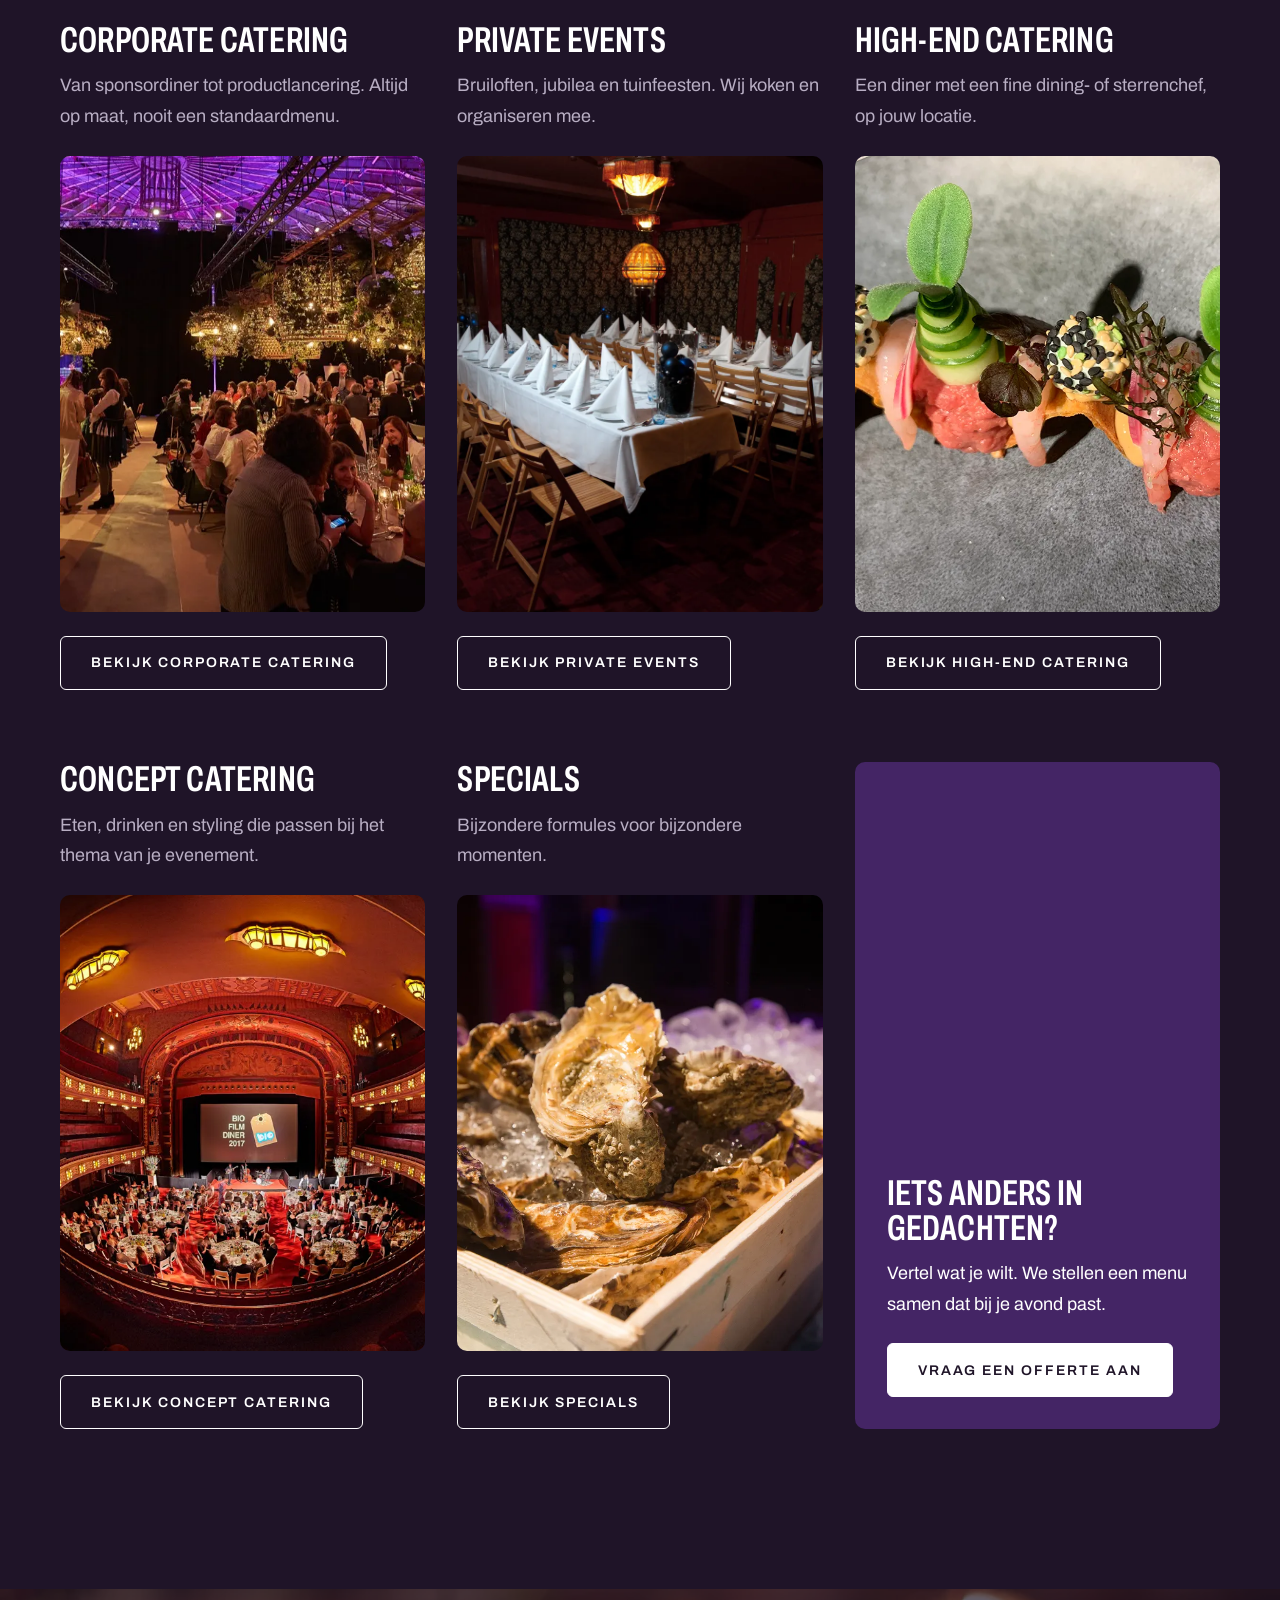
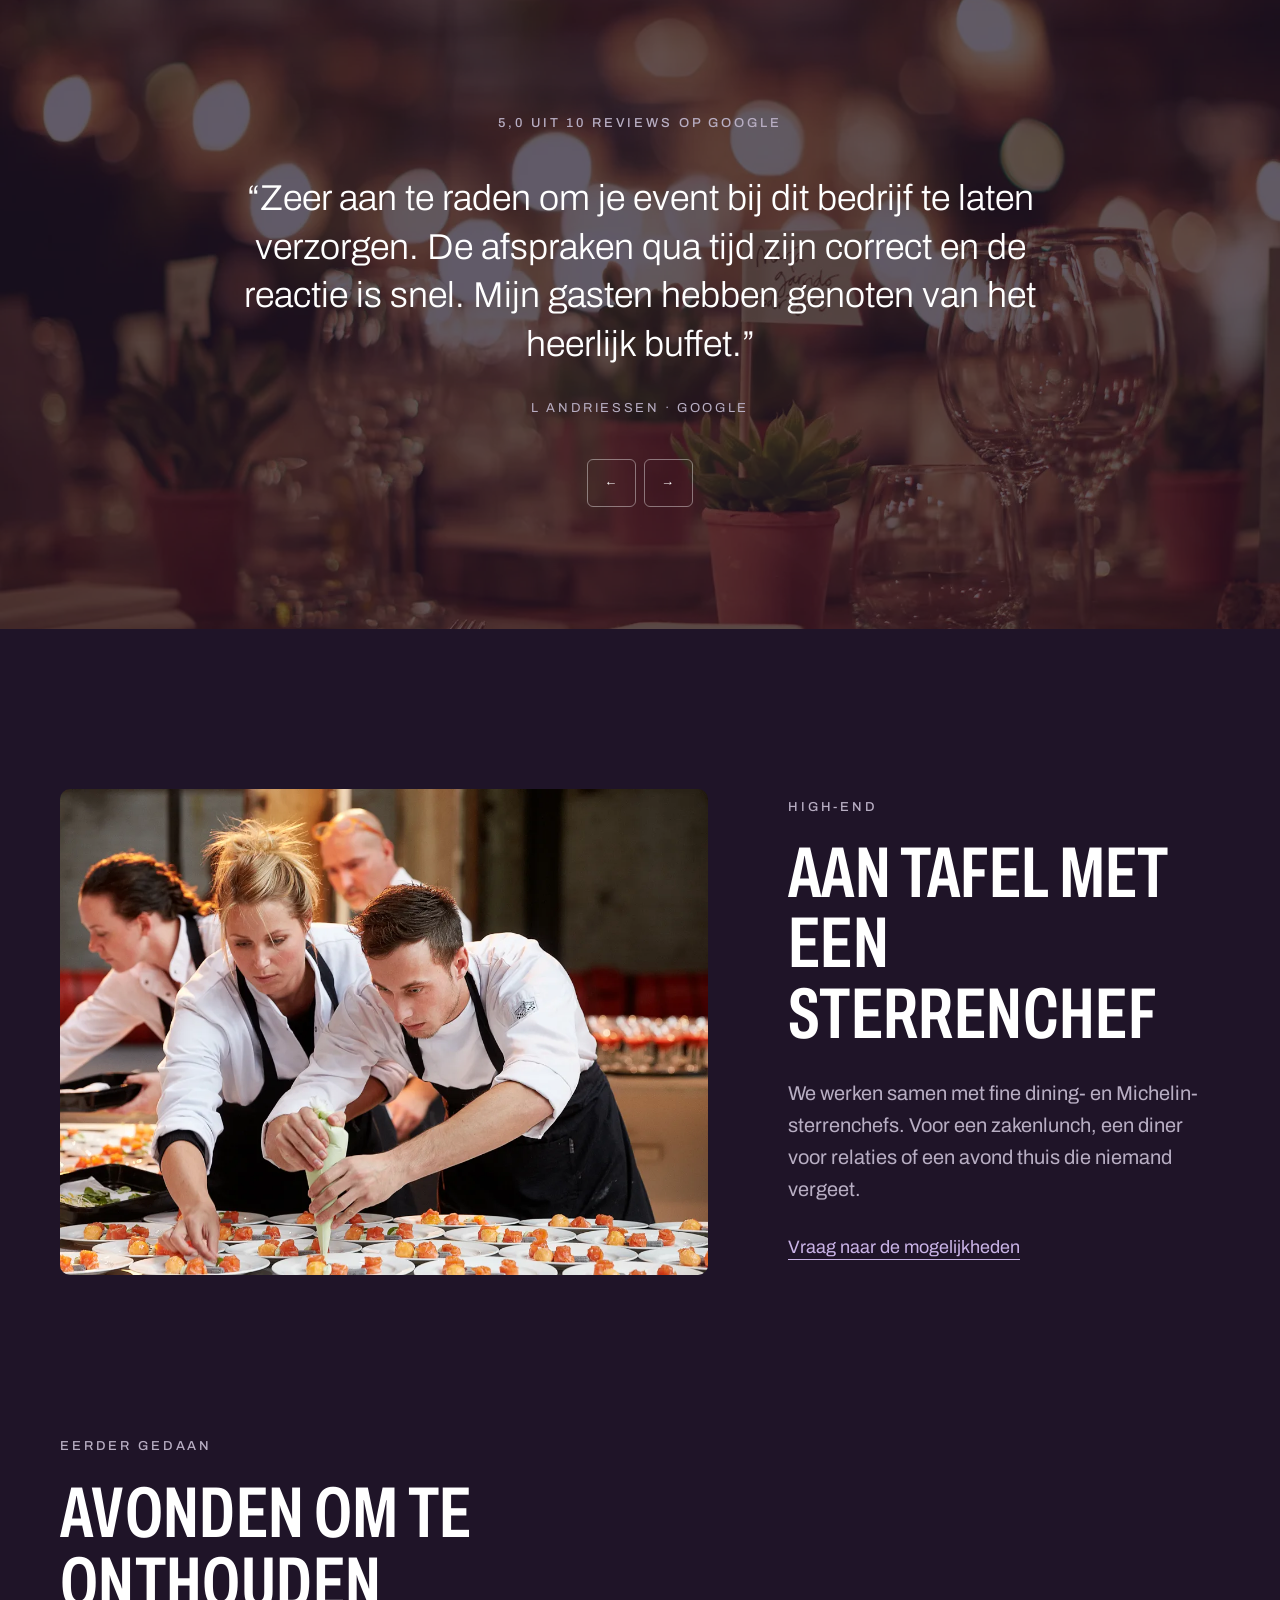
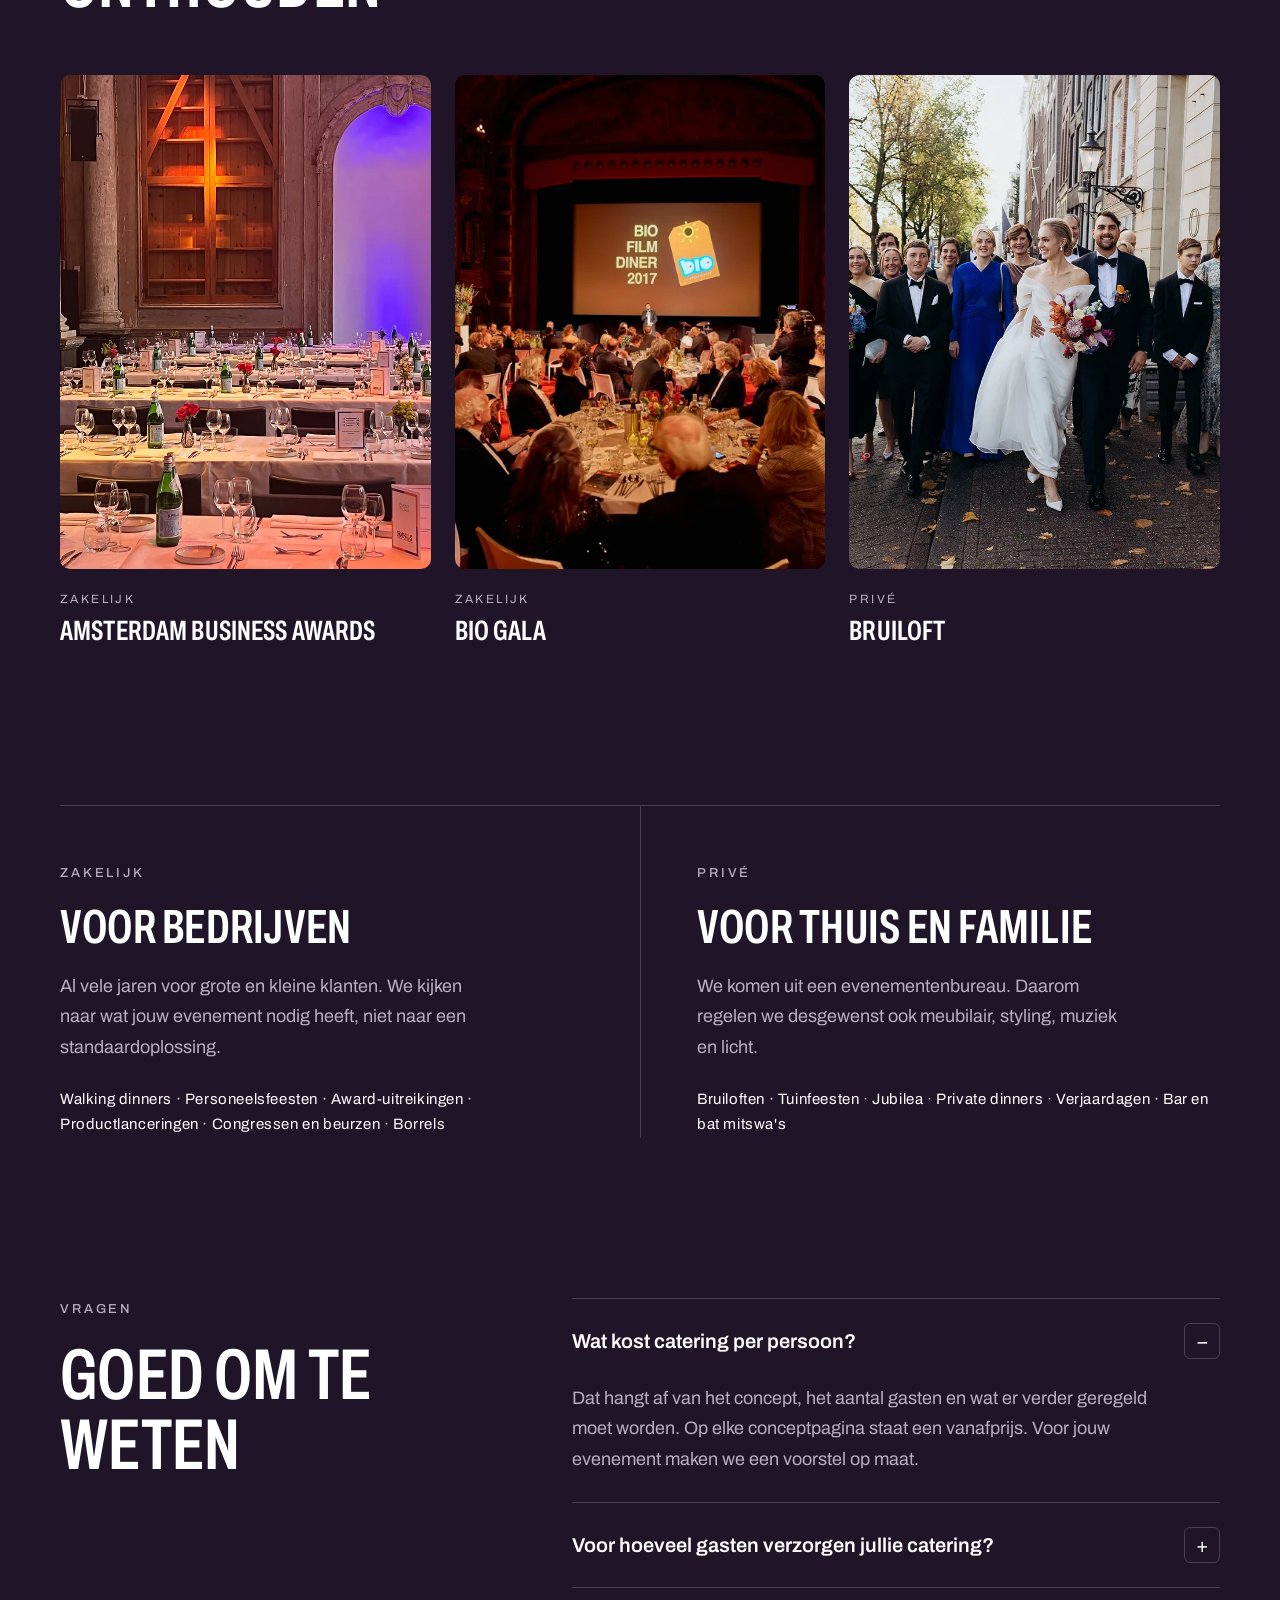
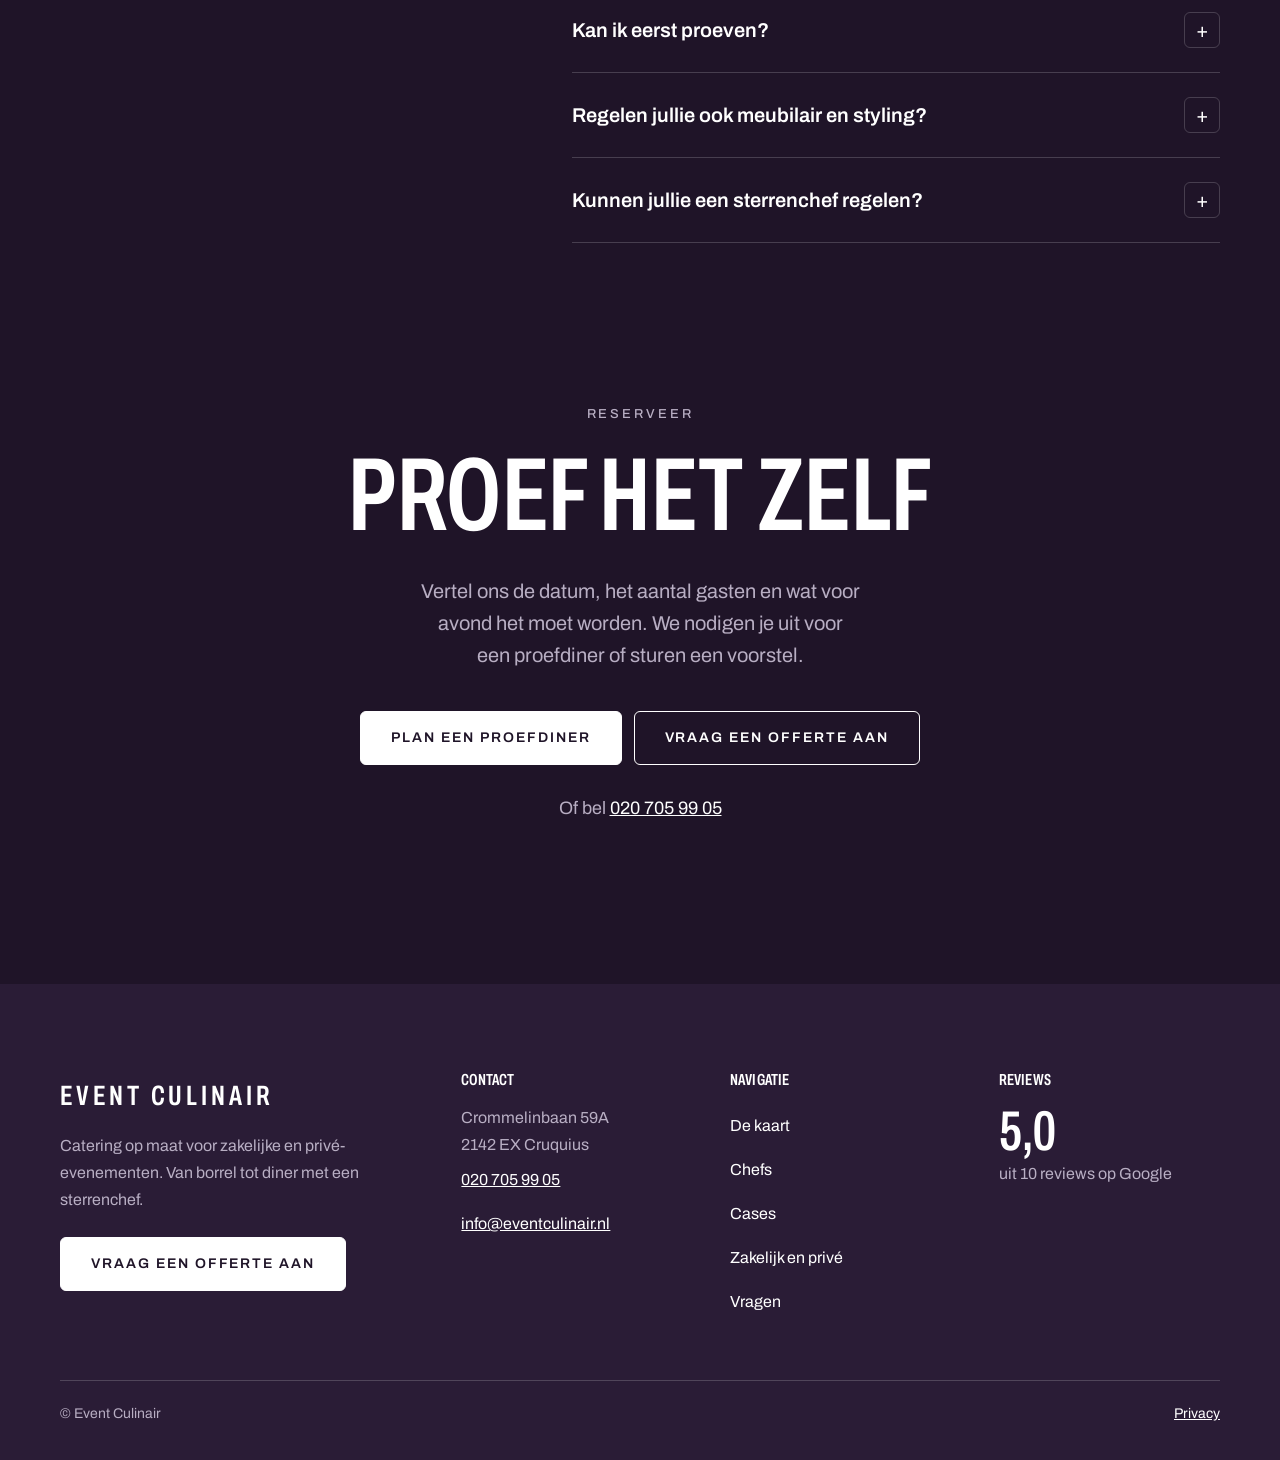
<file: b.html>
<!DOCTYPE html><html lang="nl"><head><meta charset="utf-8"><meta name="viewport" content="width=device-width, initial-scale=1"><title>Catering voor zakelijke en privé-evenementen | Event Culinair</title><meta name="description" content="Event Culinair verzorgt catering op maat voor bedrijven en particulieren, van borrel tot diner met een sterrenchef."><link rel="canonical" href="https://defdigital.github.io/event-culinair-mockup/b"><meta name="robots" content="noindex, nofollow"><style>@font-face{font-family:Archivo Variable;font-style:normal;font-display:swap;font-weight:100 900;font-stretch:62% 125%;src:url(_astro/archivo-vietnamese-wdth-normal.rJmnGBSt.woff2)format("woff2-variations");unicode-range:U+102-103,U+110-111,U+128-129,U+168-169,U+1A0-1A1,U+1AF-1B0,U+300-301,U+303-304,U+308-309,U+323,U+329,U+1EA0-1EF9,U+20AB}@font-face{font-family:Archivo Variable;font-style:normal;font-display:swap;font-weight:100 900;font-stretch:62% 125%;src:url(_astro/archivo-latin-ext-wdth-normal.7khWdh9v.woff2)format("woff2-variations");unicode-range:U+100-2BA,U+2BD-2C5,U+2C7-2CC,U+2CE-2D7,U+2DD-2FF,U+304,U+308,U+329,U+1D00-1DBF,U+1E00-1E9F,U+1EF2-1EFF,U+2020,U+20A0-20AB,U+20AD-20C0,U+2113,U+2C60-2C7F,U+A720-A7FF}@font-face{font-family:Archivo Variable;font-style:normal;font-display:swap;font-weight:100 900;font-stretch:62% 125%;src:url(_astro/archivo-latin-wdth-normal.DY7AcnAa.woff2)format("woff2-variations");unicode-range:U+??,U+131,U+152-153,U+2BB-2BC,U+2C6,U+2DA,U+2DC,U+304,U+308,U+329,U+2000-206F,U+20AC,U+2122,U+2191,U+2193,U+2212,U+2215,U+FEFF,U+FFFD}
</style><link rel="stylesheet" href="_astro/b.BhuVcGuk.css"><style>*,:before,:after{box-sizing:border-box}html{-webkit-text-size-adjust:100%}body{background:var(--ec-wit);color:var(--ec-inkt);font-family:var(--ec-letter);margin:0;font-size:1.0625rem;line-height:1.6}h1,h2,h3{letter-spacing:-.035em;margin:0;font-weight:800;line-height:1.02}h3{letter-spacing:-.015em;font-weight:700;line-height:1.2}p,ul,ol{margin:0}a{color:var(--ec-paars)}img{max-width:100%;height:auto;display:block}:focus-visible{outline:3px solid var(--ec-paars);outline-offset:3px}@media (prefers-reduced-motion:reduce){*,:before,:after{scroll-behavior:auto!important;transition-duration:0s!important}}
.ec-omlaag{align-items:flex-end;width:120px;height:48px;margin-left:-60px;display:flex;position:absolute;bottom:-1px;left:50%}.ec-omlaag_svg{width:120px;height:32px;display:block}.ec-omlaag_vorm{fill:var(--ec-wit)}.ec-omlaag_pijl{fill:none;stroke:var(--ec-inkt);stroke-width:1.8px;stroke-linecap:round;stroke-linejoin:round}.ec-omlaag:hover .ec-omlaag_pijl{stroke:var(--ec-paars)}.ec-omlaag:focus-visible{outline-offset:-4px}
</style></head><body class="ec-b"><a class="ec-skip" href="#inhoud">Naar de inhoud</a><header class="ec-nav" data-nav><div class="ec-nav_binnen"><ul class="ec-nav_links ec-nav_links--links"><li><a class="ec-nav_link" href="#kaart">De kaart</a></li><li><a class="ec-nav_link" href="#chefs">Chefs</a></li><li><a class="ec-nav_link" href="#cases">Cases</a></li></ul><a class="ec-nav_logo" href="index.html" aria-label="Event Culinair, naar het overzicht van alle ontwerpen"><span class="ec-nav_logo-naam">Event Culinair</span><span class="ec-nav_logo-sub">Catering &amp; events</span></a><div class="ec-nav_rechts"><ul class="ec-nav_links"><li><a class="ec-nav_link" href="#voor-wie">Zakelijk en privé</a></li><li><a class="ec-nav_link" href="#vragen">Vragen</a></li></ul><a class="ec-nav_offerte" href="#offerte">Offerte</a></div><details class="ec-nav_mobiel"><summary class="ec-nav_knop">Menu</summary><ul class="ec-nav_mobiel-lijst"><li><a class="ec-nav_link" href="#kaart">De kaart</a></li><li><a class="ec-nav_link" href="#chefs">Chefs</a></li><li><a class="ec-nav_link" href="#cases">Cases</a></li><li><a class="ec-nav_link" href="#voor-wie">Zakelijk en privé</a></li><li><a class="ec-nav_link" href="#vragen">Vragen</a></li><li><a class="ec-nav_link" href="#offerte">Offerte</a></li></ul></details></div></header><main id="inhoud"><section class="ec-hero" data-hero><div class="ec-hero_kader"><img class="ec-hero_foto" src="foto/zaal-hanglampen.webp" alt width="1280" height="853" sizes="100vw" loading="eager" decoding="async"><div class="ec-hero_scherm"></div><div class="ec-hero_inhoud"><p class="ec-boventitel">Proef eerst, beslis daarna</p><h1 class="ec-hero_titel">Exclusieve catering voor zakelijke en privé-evenementen</h1><p class="ec-hero_intro">Van walking dinner tot diner met een sterrenchef. Altijd op maat.</p><a class="ec-knop" href="#offerte">Plan een proefdiner</a></div><a class="ec-omlaag" href="#intro" aria-label="Naar beneden"><svg class="ec-omlaag_svg" viewBox="0 0 120 32" aria-hidden="true"><path class="ec-omlaag_vorm" d="M0 32 C30 32 36 0 60 0 C84 0 90 32 120 32 Z"></path><path class="ec-omlaag_pijl" d="M53 15 L60 21 L67 15"></path></svg></a></div></section><section class="ec-intro" id="intro"><div class="ec-container ec-intro_binnen"><p class="ec-intro_tekst">Geen loze kreten. We zijn een goede, maar ook een bijzondere cateraar. Voor bedrijven en voor thuis, altijd op maat.</p></div></section><section class="ec-sectie ec-kaart" id="kaart"><div class="ec-container"><p class="ec-boventitel">De kaart</p><h2 class="ec-sectietitel">Vijf manieren om te tafelen</h2><ul class="ec-concepten"><li class="ec-concept"><h3 class="ec-concept_titel">Corporate catering</h3><p class="ec-concept_tekst">Van sponsordiner tot productlancering. Altijd op maat, nooit een standaardmenu.</p><img class="ec-concept_foto" src="foto/zaal-paars-gasten.webp" alt="Volle evenementenhal met gasten aan tafel onder hangende lampen" width="1280" height="853" sizes="(max-width: 767px) 100vw, (max-width: 991px) 50vw, 33vw" loading="lazy" decoding="async"><a class="ec-knop ec-knop--lijn ec-concept_knop" href="#offerte">Bekijk corporate catering</a></li><li class="ec-concept"><h3 class="ec-concept_titel">Private events</h3><p class="ec-concept_tekst">Bruiloften, jubilea en tuinfeesten. Wij koken en organiseren mee.</p><img class="ec-concept_foto" src="foto/private-dining-tafel.webp" alt="Gedekte lange tafel met witte servetten in een donkere salon" width="1280" height="853" sizes="(max-width: 767px) 100vw, (max-width: 991px) 50vw, 33vw" loading="lazy" decoding="async"><a class="ec-knop ec-knop--lijn ec-concept_knop" href="#offerte">Bekijk private events</a></li><li class="ec-concept"><h3 class="ec-concept_titel">High-end catering</h3><p class="ec-concept_tekst">Een diner met een fine dining- of sterrenchef, op jouw locatie.</p><img class="ec-concept_foto" src="foto/gerecht-microgroen.webp" alt="Fijn opgemaakt gerecht met komkommer en microgroen" width="1280" height="853" sizes="(max-width: 767px) 100vw, (max-width: 991px) 50vw, 33vw" loading="lazy" decoding="async"><a class="ec-knop ec-knop--lijn ec-concept_knop" href="#offerte">Bekijk high-end catering</a></li><li class="ec-concept"><h3 class="ec-concept_titel">Concept catering</h3><p class="ec-concept_tekst">Eten, drinken en styling die passen bij het thema van je evenement.</p><img class="ec-concept_foto" src="foto/theaterzaal-diner.webp" alt="Diner in een theaterzaal met ronde tafels en een filmscherm" width="1280" height="853" sizes="(max-width: 767px) 100vw, (max-width: 991px) 50vw, 33vw" loading="lazy" decoding="async"><a class="ec-knop ec-knop--lijn ec-concept_knop" href="#offerte">Bekijk concept catering</a></li><li class="ec-concept"><h3 class="ec-concept_titel">Specials</h3><p class="ec-concept_tekst">Bijzondere formules voor bijzondere momenten.</p><img class="ec-concept_foto" src="foto/oesters-ijs.webp" alt="Oesters op ijs in een houten kistje" width="1280" height="853" sizes="(max-width: 767px) 100vw, (max-width: 991px) 50vw, 33vw" loading="lazy" decoding="async"><a class="ec-knop ec-knop--lijn ec-concept_knop" href="#offerte">Bekijk specials</a></li><li class="ec-concept ec-concept--offerte"><h3 class="ec-concept_titel">Iets anders in gedachten?</h3><p class="ec-concept_tekst">Vertel wat je wilt. We stellen een menu samen dat bij je avond past.</p><a class="ec-knop ec-concept_knop" href="#offerte">Vraag een offerte aan</a></li></ul></div></section><section class="ec-band" aria-roledescription="carrousel" aria-label="Reviews"><img class="ec-band_foto" src="foto/tafel-kaarslicht.webp" alt width="1280" height="853" sizes="100vw" loading="lazy" decoding="async"><div class="ec-band_scherm"></div><div class="ec-carrousel" data-carrousel><p class="ec-boventitel ec-carrousel_score">5,0 uit 10 reviews op Google</p><ul class="ec-carrousel_baan" data-baan tabindex="0" aria-label="Reviews, scroll horizontaal"><li class="ec-carrousel_dia" aria-roledescription="dia" aria-label="1 van 3"><blockquote class="ec-band_citaat"><p>“Zeer aan te raden om je event bij dit bedrijf te laten verzorgen. De afspraken qua tijd zijn correct en de reactie is snel. Mijn gasten hebben genoten van het heerlijk buffet.”</p><footer>L Andriessen · Google</footer></blockquote></li><li class="ec-carrousel_dia" aria-roledescription="dia" aria-label="2 van 3"><blockquote class="ec-band_citaat"><p>“Wij zijn ontzettend blij met onze samenwerking met Event Culinair! Ze zijn ervaren, professioneel en denken graag mee op verschillende vlakken.”</p><footer>Refined Agency · Google</footer></blockquote></li><li class="ec-carrousel_dia" aria-roledescription="dia" aria-label="3 van 3"><blockquote class="ec-band_citaat"><p>“Heerlijk gegeten, ouderwets lekkere stampotten. Aanrader!”</p><footer>Dennis van der Vleuten · Google</footer></blockquote></li></ul><div class="ec-carrousel_bediening" data-bediening hidden><button class="ec-carrousel_knop" type="button" data-vorige aria-label="Vorige review">←</button><button class="ec-carrousel_knop" type="button" data-volgende aria-label="Volgende review">→</button></div></div></section><section class="ec-sectie ec-chefs" id="chefs"><div class="ec-container ec-chefs_raster"><img class="ec-chefs_foto" src="foto/koks-opmaken-2.webp" alt="Koks maken borden op voor een diner" width="1280" height="853" sizes="(max-width: 991px) 100vw, 55vw" loading="lazy" decoding="async"><div class="ec-chefs_tekst"><p class="ec-boventitel">High-end</p><h2 class="ec-sectietitel">Aan tafel met een sterrenchef</h2><p class="ec-lead">We werken samen met fine dining- en Michelin-sterrenchefs. Voor een zakenlunch, een diner voor relaties of een avond thuis die niemand vergeet.</p><a class="ec-tekstlink" href="#offerte">Vraag naar de mogelijkheden</a></div></div></section><section class="ec-sectie" id="cases"><div class="ec-container"><p class="ec-boventitel">Eerder gedaan</p><h2 class="ec-sectietitel">Avonden om te onthouden</h2><ul class="ec-cases"><li class="ec-case"><a class="ec-case_link" href="#cases"><img class="ec-case_foto" src="foto/amsterdam-business-awards.webp" alt="Lange gedekte tafels in een historische zaal met paars licht" width="1280" height="853" sizes="(max-width: 767px) 100vw, 33vw" loading="lazy" decoding="async"><span class="ec-case_soort">Zakelijk</span><h3 class="ec-case_titel">Amsterdam Business Awards</h3></a></li><li class="ec-case"><a class="ec-case_link" href="#cases"><img class="ec-case_foto" src="foto/bio-gala.webp" alt="Gala-diner met ronde tafels in een theaterzaal" width="1280" height="853" sizes="(max-width: 767px) 100vw, 33vw" loading="lazy" decoding="async"><span class="ec-case_soort">Zakelijk</span><h3 class="ec-case_titel">Bio Gala</h3></a></li><li class="ec-case"><a class="ec-case_link" href="#cases"><img class="ec-case_foto" src="foto/bruiloft-stoet.webp" alt="Bruidspaar en gasten lopen door een Amsterdamse straat" width="1280" height="853" sizes="(max-width: 767px) 100vw, 33vw" loading="lazy" decoding="async"><span class="ec-case_soort">Privé</span><h3 class="ec-case_titel">Bruiloft</h3></a></li></ul></div></section><section class="ec-sectie ec-voorwie" id="voor-wie"><div class="ec-container ec-voorwie_raster"><article class="ec-doelgroep"><p class="ec-boventitel">Zakelijk</p><h2 class="ec-doelgroep_kop">Voor bedrijven</h2><p class="ec-doelgroep_tekst">Al vele jaren voor grote en kleine klanten. We kijken naar wat jouw evenement nodig heeft, niet naar een standaardoplossing.</p><p class="ec-doelgroep_lijst">Walking dinners · Personeelsfeesten · Award-uitreikingen · Productlanceringen · Congressen en beurzen · Borrels</p></article><article class="ec-doelgroep"><p class="ec-boventitel">Privé</p><h2 class="ec-doelgroep_kop">Voor thuis en familie</h2><p class="ec-doelgroep_tekst">We komen uit een evenementenbureau. Daarom regelen we desgewenst ook meubilair, styling, muziek en licht.</p><p class="ec-doelgroep_lijst">Bruiloften · Tuinfeesten · Jubilea · Private dinners · Verjaardagen · Bar en bat mitswa&#39;s</p></article></div></section><section class="ec-sectie" id="vragen"><div class="ec-container ec-vragen_raster"><div><p class="ec-boventitel">Vragen</p><h2 class="ec-sectietitel">Goed om te weten</h2></div><div class="ec-vragen"><details class="ec-vraag" open><summary class="ec-vraag_vraag">Wat kost catering per persoon?</summary><p class="ec-vraag_antwoord">Dat hangt af van het concept, het aantal gasten en wat er verder geregeld moet worden. Op elke conceptpagina staat een vanafprijs. Voor jouw evenement maken we een voorstel op maat.</p></details><details class="ec-vraag"><summary class="ec-vraag_vraag">Voor hoeveel gasten verzorgen jullie catering?</summary><p class="ec-vraag_antwoord">Voor grote en kleine evenementen. Van een borrel voor een afdeling tot een gala met honderden gasten.</p></details><details class="ec-vraag"><summary class="ec-vraag_vraag">Kan ik eerst proeven?</summary><p class="ec-vraag_antwoord">Ja. Je kunt bij ons een proefdiner aanvragen, zodat je weet wat je gasten krijgen.</p></details><details class="ec-vraag"><summary class="ec-vraag_vraag">Regelen jullie ook meubilair en styling?</summary><p class="ec-vraag_antwoord">Ja, als je dat wilt. We denken mee over het concept of nemen de hele organisatie over: meubilair, styling, muziek, licht en geluid.</p></details><details class="ec-vraag"><summary class="ec-vraag_vraag">Kunnen jullie een sterrenchef regelen?</summary><p class="ec-vraag_antwoord">We werken samen met fine dining- en Michelin-sterrenchefs. Of een chef beschikbaar is, hangt af van de datum.</p></details></div></div></section><section class="ec-afsluiter" id="offerte"><div class="ec-container ec-afsluiter_binnen"><p class="ec-boventitel">Reserveer</p><h2 class="ec-afsluiter_titel">Proef het zelf</h2><p class="ec-lead">Vertel ons de datum, het aantal gasten en wat voor avond het moet worden. We nodigen je uit voor een proefdiner of sturen een voorstel.</p><div class="ec-knoppen"><a class="ec-knop" href="#offerte">Plan een proefdiner</a><a class="ec-knop ec-knop--lijn" href="#offerte">Vraag een offerte aan</a></div><p class="ec-afsluiter_bel">Of bel <a href="tel:+31207059905">020 705 99 05</a></p></div></section></main><footer class="ec-footer"><div class="ec-container ec-footer_raster"><div class="ec-footer_merk"><p class="ec-footer_logo">Event Culinair</p><p class="ec-footer_tekst">Catering op maat voor zakelijke en privé-evenementen. Van borrel tot diner met een sterrenchef.</p><a class="ec-knop ec-footer_knop" href="#offerte">Vraag een offerte aan</a></div><div><h2 class="ec-footer_kop">Contact</h2><p class="ec-footer_tekst">Crommelinbaan 59A<br>2142 EX Cruquius</p><p><a href="tel:+31207059905">020 705 99 05</a><br><a href="mailto:info@eventculinair.nl">info@eventculinair.nl</a></p></div><div><h2 class="ec-footer_kop">Navigatie</h2><ul class="ec-footer_lijst"><li><a href="#kaart">De kaart</a></li><li><a href="#chefs">Chefs</a></li><li><a href="#cases">Cases</a></li><li><a href="#voor-wie">Zakelijk en privé</a></li><li><a href="#vragen">Vragen</a></li></ul></div><div><h2 class="ec-footer_kop">Reviews</h2><p class="ec-footer_score">5,0</p><p class="ec-footer_tekst">uit 10 reviews op Google</p></div></div><div class="ec-container ec-footer_onder"><p>© Event Culinair</p><p><a href="#inhoud">Privacy</a></p></div></footer><script type="module">var e=document.querySelector(`[data-nav]`),t=document.querySelector(`[data-hero]`);if(e&&t){let n=()=>e.classList.toggle(`ec-nav--transparant`,window.scrollY<t.offsetHeight-e.offsetHeight);n(),window.addEventListener(`scroll`,n,{passive:!0}),window.addEventListener(`resize`,n)}</script></body></html><script type="module">var e=document.querySelector(`[data-carrousel]`);if(e){let t=e.querySelector(`[data-baan]`),n=e.querySelector(`[data-bediening]`),r=e.querySelector(`[data-pauze]`),i=t.children.length,a=()=>Math.round(t.scrollLeft/t.clientWidth),o=e=>t.scrollTo({left:(e+i)%i*t.clientWidth,behavior:`smooth`});n.hidden=!1,e.querySelector(`[data-vorige]`).addEventListener(`click`,()=>o(a()-1)),e.querySelector(`[data-volgende]`).addEventListener(`click`,()=>o(a()+1));let s=!window.matchMedia(`(prefers-reduced-motion: reduce)`).matches,c=!1,l=()=>{r&&(r.textContent=s?`Pauze`:`Afspelen`,r.setAttribute(`aria-pressed`,String(!s)))};l(),r?.addEventListener(`click`,()=>{s=!s,l()}),e.addEventListener(`mouseenter`,()=>c=!0),e.addEventListener(`mouseleave`,()=>c=!1),e.addEventListener(`focusin`,()=>c=!0),e.addEventListener(`focusout`,()=>c=!1),setInterval(()=>{s&&!c&&o(a()+1)},6e3)}</script>
</file>
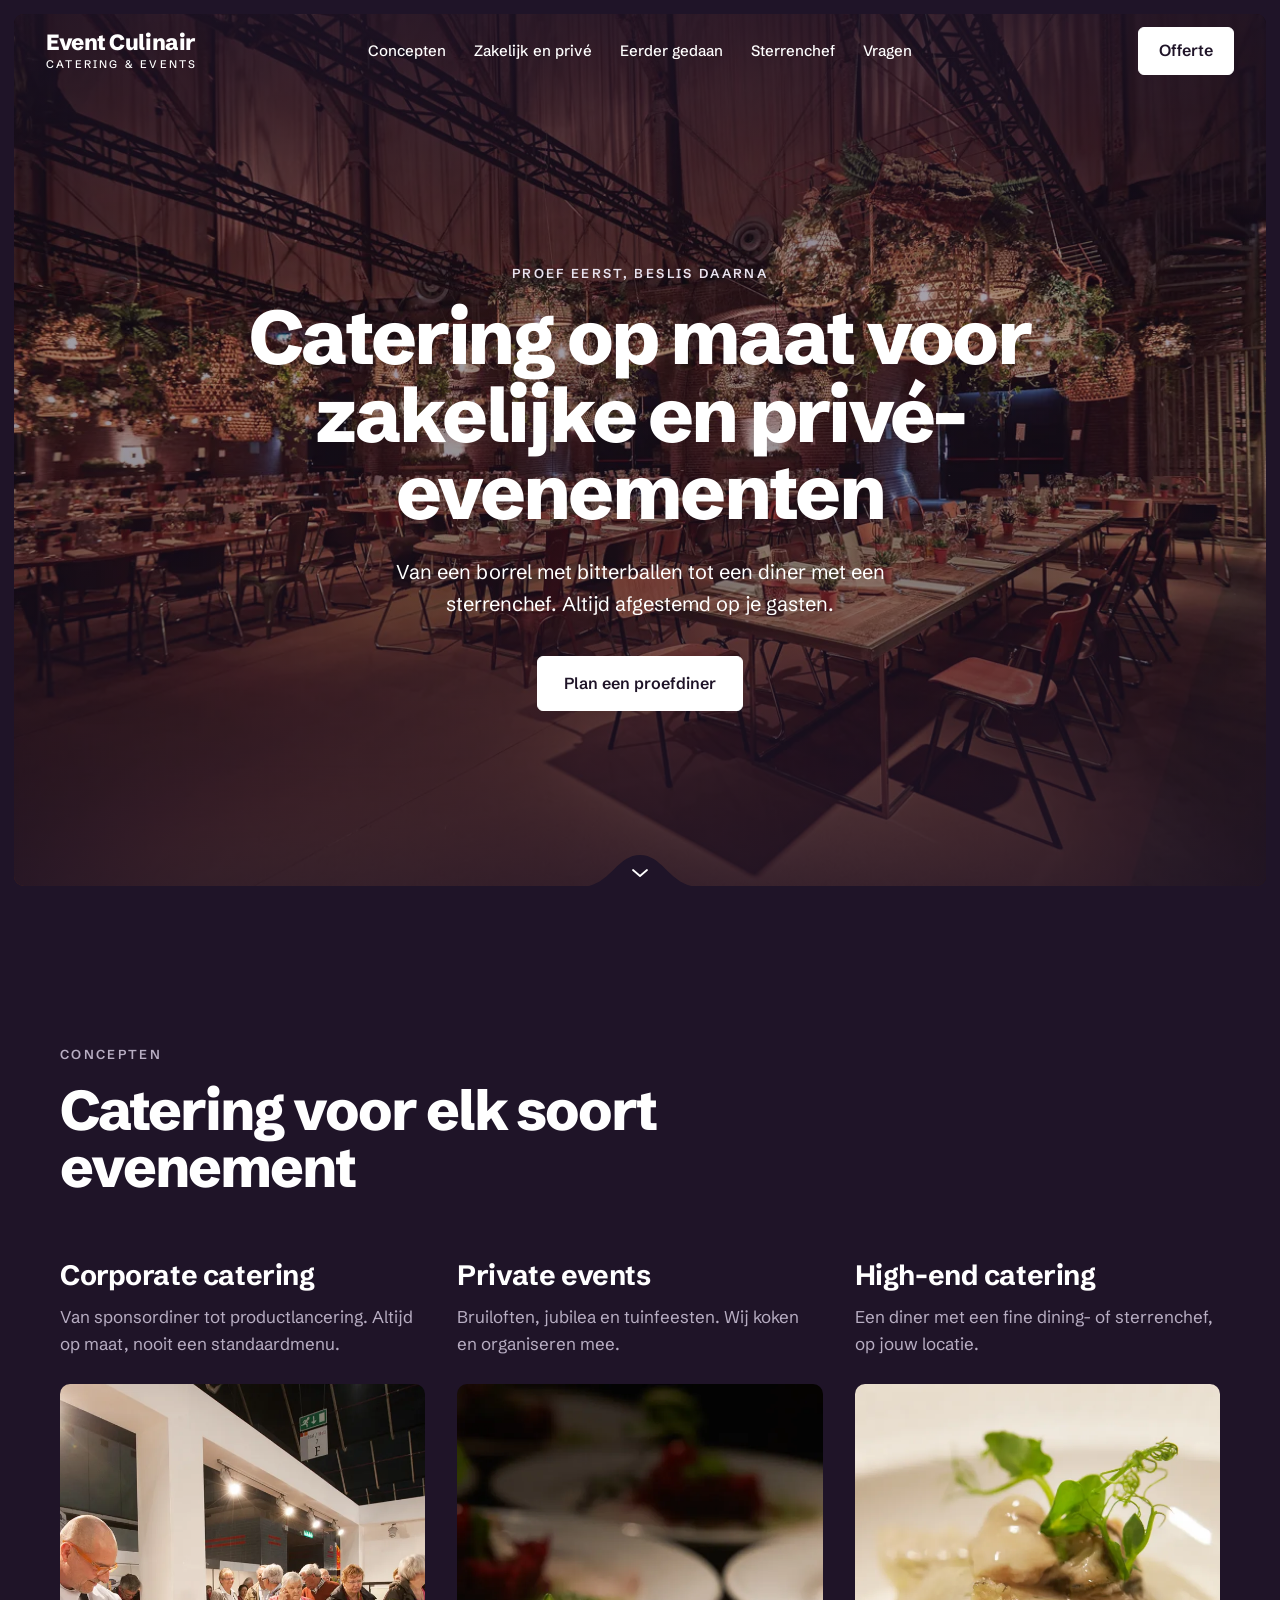
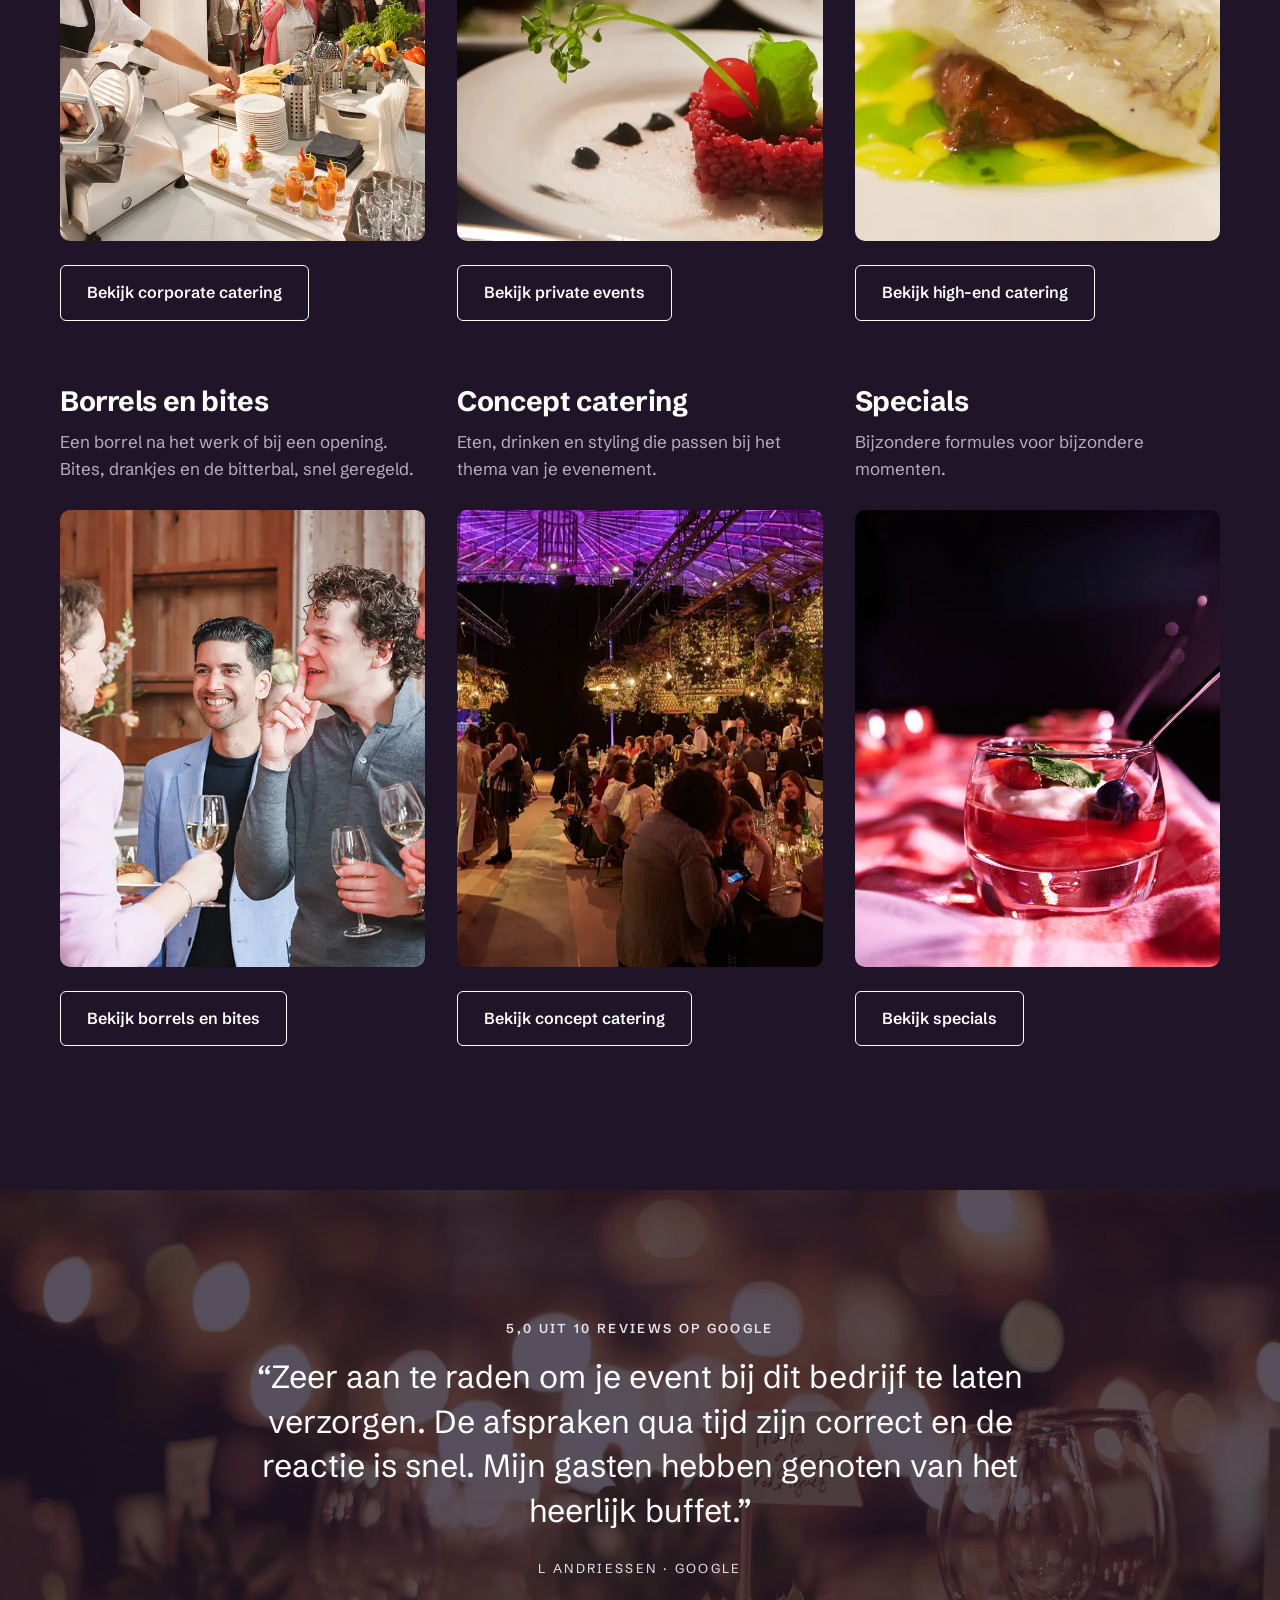
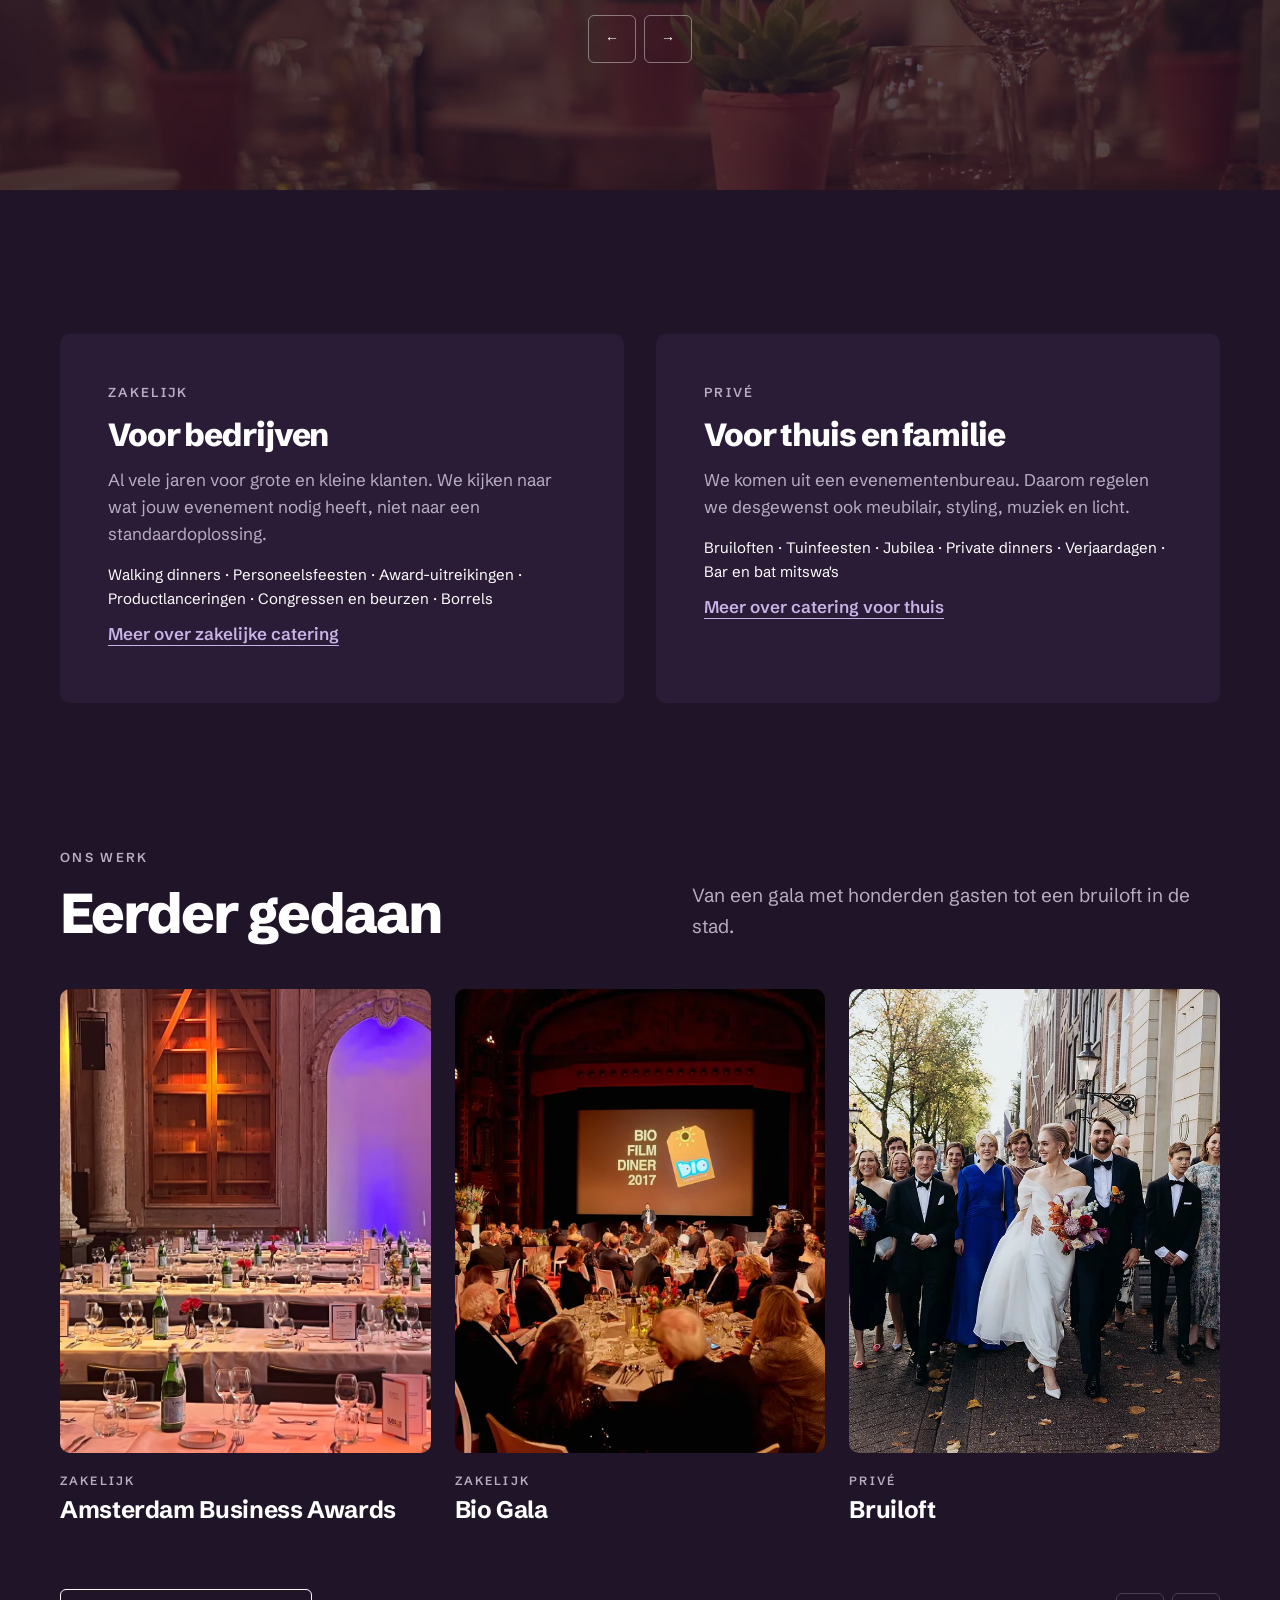
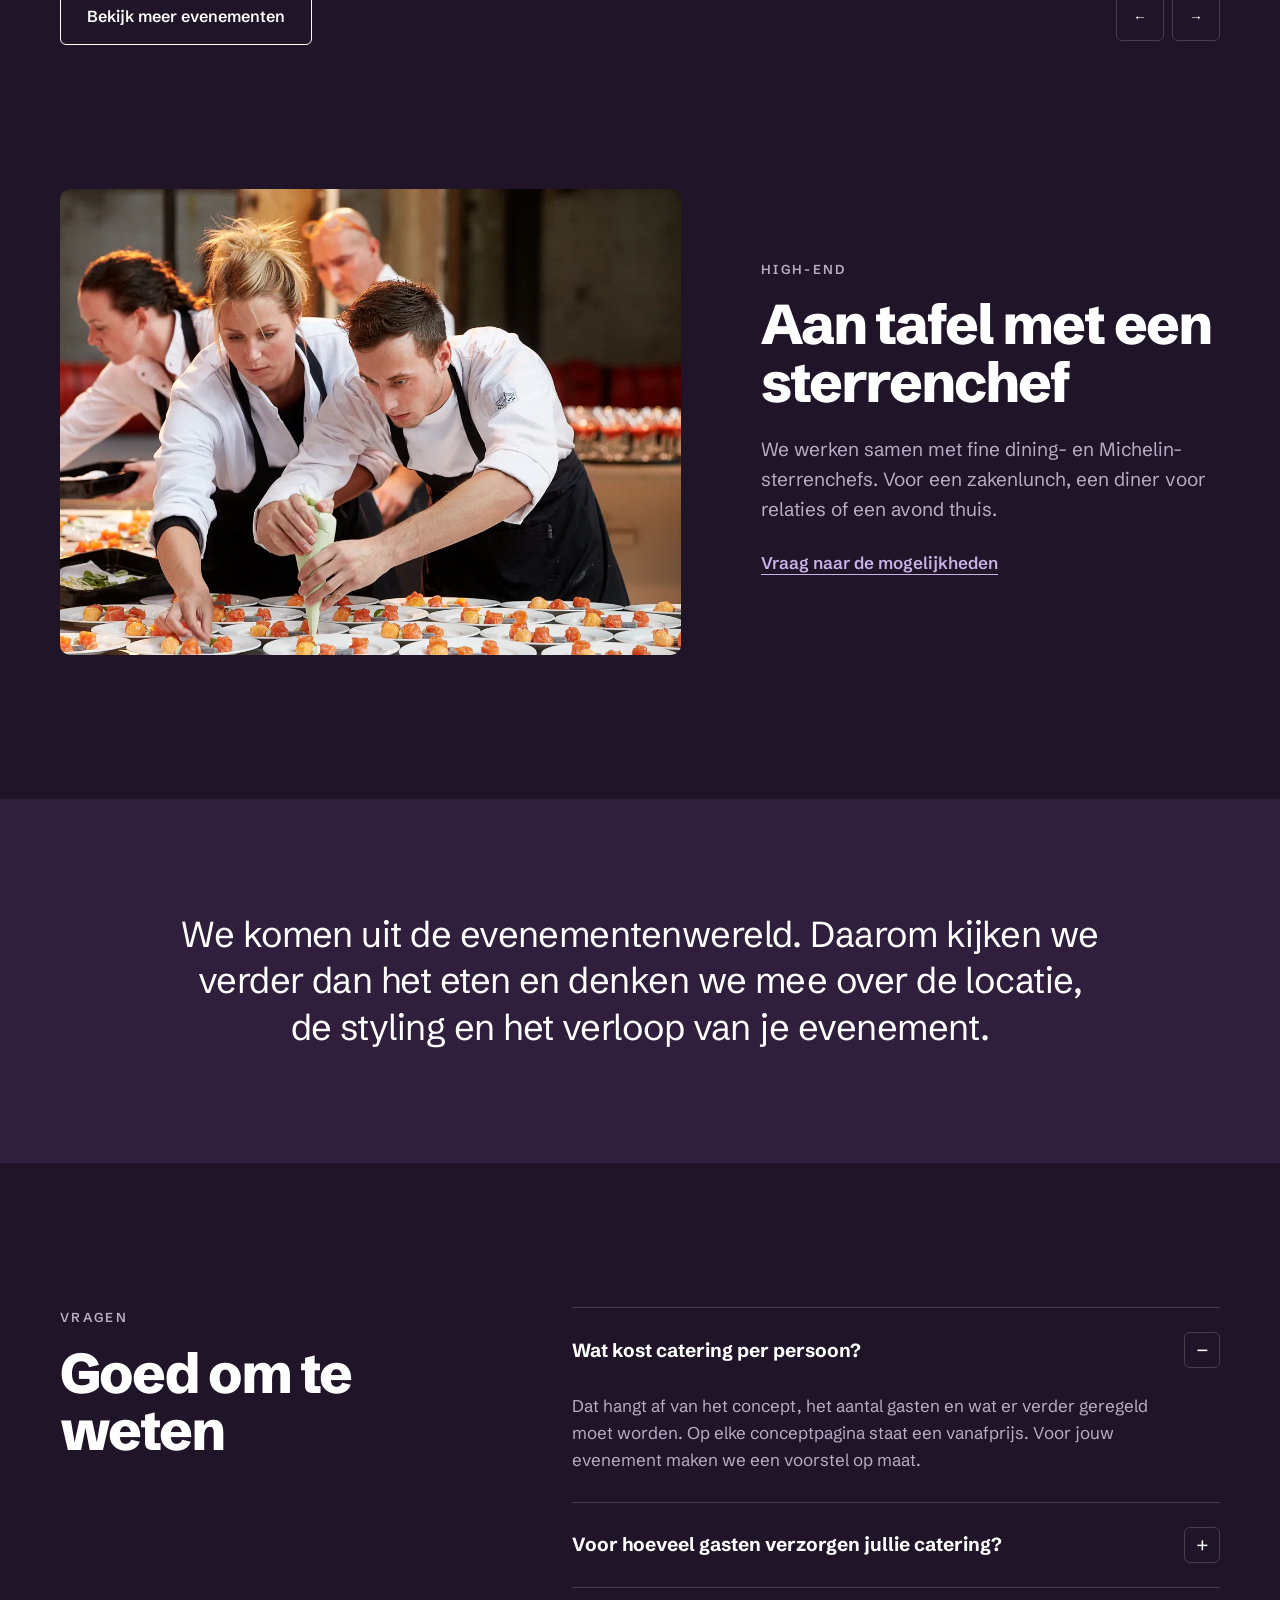
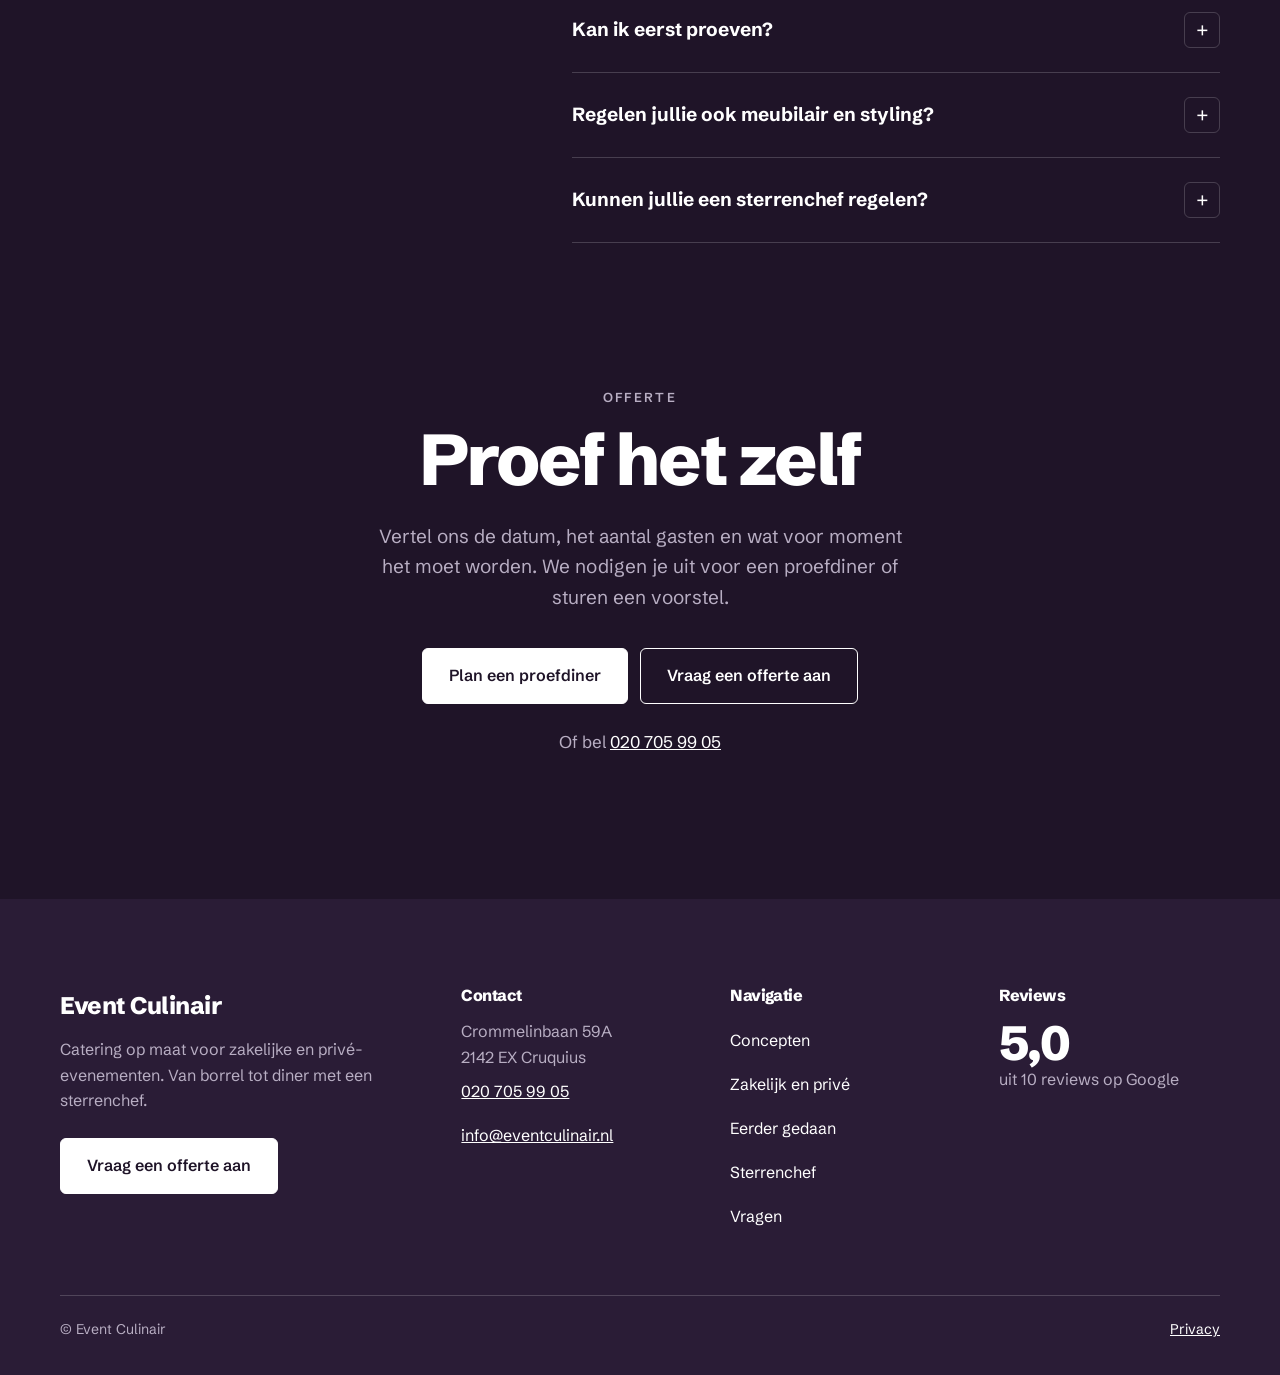
<file: b1-donker.html>
<!DOCTYPE html><html lang="nl" data-thema="donker" data-header="midden" data-hoeken="zacht" data-opbouw="omlijst" data-kopletter="schibsted"><head><meta charset="utf-8"><meta name="viewport" content="width=device-width, initial-scale=1"><title>Catering voor zakelijke en privé-evenementen | Event Culinair</title><meta name="description" content="Event Culinair verzorgt catering op maat voor bedrijven en particulieren, van borrel tot diner met een sterrenchef. Eerst proeven kan altijd."><link rel="canonical" href="https://defdigital.github.io/event-culinair-mockup/b1-donker"><meta name="robots" content="noindex, nofollow"><style>@font-face{font-family:Schibsted Grotesk;font-style:normal;font-display:swap;font-weight:400;src:url(_astro/schibsted-grotesk-latin-ext-400-normal.DHVTfbSM.woff2)format("woff2"),url(_astro/schibsted-grotesk-latin-ext-400-normal.DUPvg9bQ.woff)format("woff");unicode-range:U+100-2BA,U+2BD-2C5,U+2C7-2CC,U+2CE-2D7,U+2DD-2FF,U+304,U+308,U+329,U+1D00-1DBF,U+1E00-1E9F,U+1EF2-1EFF,U+2020,U+20A0-20AB,U+20AD-20C0,U+2113,U+2C60-2C7F,U+A720-A7FF}@font-face{font-family:Schibsted Grotesk;font-style:normal;font-display:swap;font-weight:400;src:url(_astro/schibsted-grotesk-latin-400-normal.DPhJBilQ.woff2)format("woff2"),url(_astro/schibsted-grotesk-latin-400-normal.BkiRe4WW.woff)format("woff");unicode-range:U+??,U+131,U+152-153,U+2BB-2BC,U+2C6,U+2DA,U+2DC,U+304,U+308,U+329,U+2000-206F,U+20AC,U+2122,U+2191,U+2193,U+2212,U+2215,U+FEFF,U+FFFD}@font-face{font-family:Schibsted Grotesk;font-style:normal;font-display:swap;font-weight:500;src:url(_astro/schibsted-grotesk-latin-ext-500-normal.Ch1izu81.woff2)format("woff2"),url(_astro/schibsted-grotesk-latin-ext-500-normal.BjmYCtCC.woff)format("woff");unicode-range:U+100-2BA,U+2BD-2C5,U+2C7-2CC,U+2CE-2D7,U+2DD-2FF,U+304,U+308,U+329,U+1D00-1DBF,U+1E00-1E9F,U+1EF2-1EFF,U+2020,U+20A0-20AB,U+20AD-20C0,U+2113,U+2C60-2C7F,U+A720-A7FF}@font-face{font-family:Schibsted Grotesk;font-style:normal;font-display:swap;font-weight:500;src:url(_astro/schibsted-grotesk-latin-500-normal.rf9C4Thp.woff2)format("woff2"),url(_astro/schibsted-grotesk-latin-500-normal.Ba39e-CX.woff)format("woff");unicode-range:U+??,U+131,U+152-153,U+2BB-2BC,U+2C6,U+2DA,U+2DC,U+304,U+308,U+329,U+2000-206F,U+20AC,U+2122,U+2191,U+2193,U+2212,U+2215,U+FEFF,U+FFFD}@font-face{font-family:Schibsted Grotesk;font-style:normal;font-display:swap;font-weight:700;src:url(_astro/schibsted-grotesk-latin-ext-700-normal.o210KhU4.woff2)format("woff2"),url(_astro/schibsted-grotesk-latin-ext-700-normal.DDW2aNyx.woff)format("woff");unicode-range:U+100-2BA,U+2BD-2C5,U+2C7-2CC,U+2CE-2D7,U+2DD-2FF,U+304,U+308,U+329,U+1D00-1DBF,U+1E00-1E9F,U+1EF2-1EFF,U+2020,U+20A0-20AB,U+20AD-20C0,U+2113,U+2C60-2C7F,U+A720-A7FF}@font-face{font-family:Schibsted Grotesk;font-style:normal;font-display:swap;font-weight:700;src:url(_astro/schibsted-grotesk-latin-700-normal.BkH0uJ1o.woff2)format("woff2"),url(_astro/schibsted-grotesk-latin-700-normal.Dz-okVa0.woff)format("woff");unicode-range:U+??,U+131,U+152-153,U+2BB-2BC,U+2C6,U+2DA,U+2DC,U+304,U+308,U+329,U+2000-206F,U+20AC,U+2122,U+2191,U+2193,U+2212,U+2215,U+FEFF,U+FFFD}@font-face{font-family:Schibsted Grotesk;font-style:normal;font-display:swap;font-weight:800;src:url(_astro/schibsted-grotesk-latin-ext-800-normal.CZWJQj-F.woff2)format("woff2"),url(_astro/schibsted-grotesk-latin-ext-800-normal.DS3YHxa9.woff)format("woff");unicode-range:U+100-2BA,U+2BD-2C5,U+2C7-2CC,U+2CE-2D7,U+2DD-2FF,U+304,U+308,U+329,U+1D00-1DBF,U+1E00-1E9F,U+1EF2-1EFF,U+2020,U+20A0-20AB,U+20AD-20C0,U+2113,U+2C60-2C7F,U+A720-A7FF}@font-face{font-family:Schibsted Grotesk;font-style:normal;font-display:swap;font-weight:800;src:url(_astro/schibsted-grotesk-latin-800-normal.CIaq-TR1.woff2)format("woff2"),url(_astro/schibsted-grotesk-latin-800-normal.Dl5-MP1T.woff)format("woff");unicode-range:U+??,U+131,U+152-153,U+2BB-2BC,U+2C6,U+2DA,U+2DC,U+304,U+308,U+329,U+2000-206F,U+20AC,U+2122,U+2191,U+2193,U+2212,U+2215,U+FEFF,U+FFFD}
</style><link rel="stylesheet" href="_astro/HomeR2.CDjIkIZb.css"><style>.ec-omlaag{align-items:flex-end;width:120px;height:48px;margin-left:-60px;display:flex;position:absolute;bottom:-1px;left:50%}.ec-omlaag_svg{width:120px;height:32px;display:block}.ec-omlaag_vorm{fill:var(--ec-wit)}.ec-omlaag_pijl{fill:none;stroke:var(--ec-inkt);stroke-width:1.8px;stroke-linecap:round;stroke-linejoin:round}.ec-omlaag:hover .ec-omlaag_pijl{stroke:var(--ec-paars)}.ec-omlaag:focus-visible{outline-offset:-4px}
@font-face{font-family:Archivo Variable;font-style:normal;font-display:swap;font-weight:100 900;font-stretch:62% 125%;src:url(_astro/archivo-vietnamese-wdth-normal.rJmnGBSt.woff2)format("woff2-variations");unicode-range:U+102-103,U+110-111,U+128-129,U+168-169,U+1A0-1A1,U+1AF-1B0,U+300-301,U+303-304,U+308-309,U+323,U+329,U+1EA0-1EF9,U+20AB}@font-face{font-family:Archivo Variable;font-style:normal;font-display:swap;font-weight:100 900;font-stretch:62% 125%;src:url(_astro/archivo-latin-ext-wdth-normal.7khWdh9v.woff2)format("woff2-variations");unicode-range:U+100-2BA,U+2BD-2C5,U+2C7-2CC,U+2CE-2D7,U+2DD-2FF,U+304,U+308,U+329,U+1D00-1DBF,U+1E00-1E9F,U+1EF2-1EFF,U+2020,U+20A0-20AB,U+20AD-20C0,U+2113,U+2C60-2C7F,U+A720-A7FF}@font-face{font-family:Archivo Variable;font-style:normal;font-display:swap;font-weight:100 900;font-stretch:62% 125%;src:url(_astro/archivo-latin-wdth-normal.DY7AcnAa.woff2)format("woff2-variations");unicode-range:U+??,U+131,U+152-153,U+2BB-2BC,U+2C6,U+2DA,U+2DC,U+304,U+308,U+329,U+2000-206F,U+20AC,U+2122,U+2191,U+2193,U+2212,U+2215,U+FEFF,U+FFFD}
*,:before,:after{box-sizing:border-box}html{-webkit-text-size-adjust:100%}body{background:var(--ec-wit);color:var(--ec-inkt);font-family:var(--ec-letter);margin:0;font-size:1.0625rem;line-height:1.6}h1,h2,h3{letter-spacing:-.035em;margin:0;font-weight:800;line-height:1.02}h3{letter-spacing:-.015em;font-weight:700;line-height:1.2}p,ul,ol{margin:0}a{color:var(--ec-paars)}img{max-width:100%;height:auto;display:block}:focus-visible{outline:3px solid var(--ec-paars);outline-offset:3px}@media (prefers-reduced-motion:reduce){*,:before,:after{scroll-behavior:auto!important;transition-duration:0s!important}}
</style></head><body><a class="ec-skip" href="#inhoud">Naar de inhoud</a><header class="ec-nav" data-nav><div class="ec-nav_binnen"><a class="ec-nav_logo" href="index.html" aria-label="Event Culinair, naar het overzicht van alle ontwerpen"><span class="ec-nav_logo-naam">Event Culinair</span><span class="ec-nav_logo-sub">Catering &amp; events</span></a><nav class="ec-nav_menu" aria-label="Hoofdmenu"><ul class="ec-nav_links"><li><a class="ec-nav_link" href="#concepten">Concepten</a></li><li><a class="ec-nav_link" href="#voor-wie">Zakelijk en privé</a></li><li><a class="ec-nav_link" href="#cases">Eerder gedaan</a></li><li><a class="ec-nav_link" href="#chefs">Sterrenchef</a></li><li><a class="ec-nav_link" href="#vragen">Vragen</a></li></ul></nav><details class="ec-nav_mobiel"><summary class="ec-nav_knop">Menu</summary><ul class="ec-nav_mobiel-lijst"><li><a class="ec-nav_link" href="#concepten">Concepten</a></li><li><a class="ec-nav_link" href="#voor-wie">Zakelijk en privé</a></li><li><a class="ec-nav_link" href="#cases">Eerder gedaan</a></li><li><a class="ec-nav_link" href="#chefs">Sterrenchef</a></li><li><a class="ec-nav_link" href="#vragen">Vragen</a></li><li><a class="ec-nav_link" href="#offerte">Offerte aanvragen</a></li></ul></details><a class="ec-knop ec-nav_offerte" href="#offerte">Offerte</a></div></header><main id="inhoud"><section class="ec-hero" data-hero><div class="ec-hero_kader" data-slideshow aria-roledescription="slideshow" aria-label="Sfeerfoto's"><img class="ec-dia is-actief" src="foto/zaal-hanglampen.webp" alt="Gedekte tafels in een grote hal met hangende lampen" width="1280" height="853" sizes="100vw" loading="eager" decoding="async"><img class="ec-dia" src="foto/oesters-ijs.webp" alt="Oesters op ijs in een houten kistje" width="1280" height="853" sizes="100vw" loading="lazy" decoding="async"><img class="ec-dia" src="foto/garnalen-schaaltjes.webp" alt="Garnalen op prikkers in witte schaaltjes" width="1280" height="853" sizes="100vw" loading="lazy" decoding="async"><div class="ec-hero_scherm"></div><div class="ec-hero_inhoud"><p class="ec-boventitel">Proef eerst, beslis daarna</p><h1 class="ec-hero_titel">Catering op maat voor zakelijke en privé-evenementen</h1><p class="ec-hero_intro">Van een borrel met bitterballen tot een diner met een sterrenchef. Altijd afgestemd op je gasten.</p><a class="ec-knop ec-knop--foto" href="#offerte">Plan een proefdiner</a></div><a class="ec-omlaag" href="#concepten" aria-label="Naar beneden"><svg class="ec-omlaag_svg" viewBox="0 0 120 32" aria-hidden="true"><path class="ec-omlaag_vorm" d="M0 32 C30 32 36 0 60 0 C84 0 90 32 120 32 Z"></path><path class="ec-omlaag_pijl" d="M53 15 L60 21 L67 15"></path></svg></a></div></section><section class="ec-sectie" id="concepten" aria-labelledby="concepten-kop"><div class="ec-container"><p class="ec-boventitel">Concepten</p><h2 class="ec-sectietitel" id="concepten-kop">Catering voor elk soort evenement</h2><ul class="ec-concepten"><li class="ec-concept"><h3 class="ec-concept_titel">Corporate catering</h3><p class="ec-concept_tekst">Van sponsordiner tot productlancering. Altijd op maat, nooit een standaardmenu.</p><img class="ec-concept_foto" src="foto/chef-snijdt-gasten.webp" alt="Chef snijdt vlees voor gasten aan een buffettafel" width="1280" height="853" sizes="(max-width: 767px) 100vw, (max-width: 991px) 50vw, 33vw" loading="lazy" decoding="async"><a class="ec-knop ec-knop--lijn ec-concept_knop" href="#offerte">Bekijk corporate catering</a></li><li class="ec-concept"><h3 class="ec-concept_titel">Private events</h3><p class="ec-concept_tekst">Bruiloften, jubilea en tuinfeesten. Wij koken en organiseren mee.</p><img class="ec-concept_foto" src="foto/tartaar-borden.webp" alt="Borden met tartaar en microgroen in een rij" width="1280" height="853" sizes="(max-width: 767px) 100vw, (max-width: 991px) 50vw, 33vw" loading="lazy" decoding="async"><a class="ec-knop ec-knop--lijn ec-concept_knop" href="#offerte">Bekijk private events</a></li><li class="ec-concept"><h3 class="ec-concept_titel">High-end catering</h3><p class="ec-concept_tekst">Een diner met een fine dining- of sterrenchef, op jouw locatie.</p><img class="ec-concept_foto" src="foto/vis-fine-dining.webp" alt="Opgemaakt visgerecht met groene saus op een wit bord" width="1280" height="853" sizes="(max-width: 767px) 100vw, (max-width: 991px) 50vw, 33vw" loading="lazy" decoding="async"><a class="ec-knop ec-knop--lijn ec-concept_knop" href="#offerte">Bekijk high-end catering</a></li><li class="ec-concept"><h3 class="ec-concept_titel">Borrels en bites</h3><p class="ec-concept_tekst">Een borrel na het werk of bij een opening. Bites, drankjes en de bitterbal, snel geregeld.</p><img class="ec-concept_foto" src="foto/borrel-gasten-wijn.webp" alt="Gasten met een glas wijn in gesprek tijdens een borrel" width="1280" height="853" sizes="(max-width: 767px) 100vw, (max-width: 991px) 50vw, 33vw" loading="lazy" decoding="async"><a class="ec-knop ec-knop--lijn ec-concept_knop" href="#offerte">Bekijk borrels en bites</a></li><li class="ec-concept"><h3 class="ec-concept_titel">Concept catering</h3><p class="ec-concept_tekst">Eten, drinken en styling die passen bij het thema van je evenement.</p><img class="ec-concept_foto" src="foto/zaal-paars-gasten.webp" alt="Evenementenhal met groene aankleding en hangende lampen boven de gasten" width="1280" height="853" sizes="(max-width: 767px) 100vw, (max-width: 991px) 50vw, 33vw" loading="lazy" decoding="async"><a class="ec-knop ec-knop--lijn ec-concept_knop" href="#offerte">Bekijk concept catering</a></li><li class="ec-concept"><h3 class="ec-concept_titel">Specials</h3><p class="ec-concept_tekst">Bijzondere formules voor bijzondere momenten.</p><img class="ec-concept_foto" src="foto/cocktail-roze.webp" alt="Rood dessert in een glaasje met fruit" width="1280" height="853" sizes="(max-width: 767px) 100vw, (max-width: 991px) 50vw, 33vw" loading="lazy" decoding="async"><a class="ec-knop ec-knop--lijn ec-concept_knop" href="#offerte">Bekijk specials</a></li></ul></div></section><section class="ec-band" aria-labelledby="reviews-kop"><img class="ec-band_foto" src="foto/tafel-kaarslicht.webp" alt width="1280" height="853" sizes="100vw" loading="lazy" decoding="async"><div class="ec-band_scherm"></div><div class="ec-carrousel" data-carrousel data-auto aria-roledescription="carrousel"><p class="ec-boventitel" id="reviews-kop">5,0 uit 10 reviews op Google</p><ul class="ec-carrousel_baan" data-baan tabindex="0" aria-label="Reviews, scroll horizontaal"><li class="ec-carrousel_dia" aria-roledescription="dia" aria-label="1 van 3"><blockquote class="ec-band_citaat"><p>“Zeer aan te raden om je event bij dit bedrijf te laten verzorgen. De afspraken qua tijd zijn correct en de reactie is snel. Mijn gasten hebben genoten van het heerlijk buffet.”</p><footer>L Andriessen · Google</footer></blockquote></li><li class="ec-carrousel_dia" aria-roledescription="dia" aria-label="2 van 3"><blockquote class="ec-band_citaat"><p>“Wij zijn ontzettend blij met onze samenwerking met Event Culinair! Ze zijn ervaren, professioneel en denken graag mee op verschillende vlakken.”</p><footer>Refined Agency · Google</footer></blockquote></li><li class="ec-carrousel_dia" aria-roledescription="dia" aria-label="3 van 3"><blockquote class="ec-band_citaat"><p>“Heerlijk gegeten, ouderwets lekkere stampotten. Aanrader!”</p><footer>Dennis van der Vleuten · Google</footer></blockquote></li></ul><div class="ec-carrousel_bediening" data-bediening hidden><button class="ec-carrousel_knop" type="button" data-vorige aria-label="Vorige review">←</button><button class="ec-carrousel_knop" type="button" data-volgende aria-label="Volgende review">→</button></div></div></section><section class="ec-sectie" id="voor-wie" aria-label="Zakelijk en privé"><div class="ec-container ec-voorwie"><article class="ec-doelgroep"><p class="ec-boventitel">Zakelijk</p><h2 class="ec-doelgroep_kop">Voor bedrijven</h2><p class="ec-doelgroep_tekst">Al vele jaren voor grote en kleine klanten. We kijken naar wat jouw evenement nodig heeft, niet naar een standaardoplossing.</p><p class="ec-doelgroep_lijst">Walking dinners · Personeelsfeesten · Award-uitreikingen · Productlanceringen · Congressen en beurzen · Borrels</p><a class="ec-tekstlink" href="#offerte">Meer over zakelijke catering</a></article><article class="ec-doelgroep"><p class="ec-boventitel">Privé</p><h2 class="ec-doelgroep_kop">Voor thuis en familie</h2><p class="ec-doelgroep_tekst">We komen uit een evenementenbureau. Daarom regelen we desgewenst ook meubilair, styling, muziek en licht.</p><p class="ec-doelgroep_lijst">Bruiloften · Tuinfeesten · Jubilea · Private dinners · Verjaardagen · Bar en bat mitswa&#39;s</p><a class="ec-tekstlink" href="#offerte">Meer over catering voor thuis</a></article></div></section><section class="ec-sectie ec-cases" id="cases" aria-labelledby="cases-kop"><div class="ec-container ec-carrousel" data-carrousel data-auto aria-roledescription="carrousel"><div class="ec-cases_kop"><div><p class="ec-boventitel">Ons werk</p><h2 class="ec-sectietitel" id="cases-kop">Eerder gedaan</h2></div><p class="ec-lead">Van een gala met honderden gasten tot een bruiloft in de stad.</p></div><ul class="ec-carrousel_baan" data-baan tabindex="0" aria-label="Eerder gedaan, scroll horizontaal"><li class="ec-carrousel_dia" aria-roledescription="dia" aria-label="1 van 6"><a class="ec-case_link" href="#cases"><img class="ec-case_foto" src="foto/amsterdam-business-awards.webp" alt="Lange gedekte tafels in een historische zaal met paars licht" width="1280" height="853" sizes="(max-width: 767px) 85vw, (max-width: 991px) 50vw, 33vw" loading="lazy" decoding="async"><span class="ec-case_soort">Zakelijk</span><h3 class="ec-case_titel">Amsterdam Business Awards</h3></a></li><li class="ec-carrousel_dia" aria-roledescription="dia" aria-label="2 van 6"><a class="ec-case_link" href="#cases"><img class="ec-case_foto" src="foto/bio-gala.webp" alt="Gala-diner met ronde tafels in een theaterzaal" width="1280" height="853" sizes="(max-width: 767px) 85vw, (max-width: 991px) 50vw, 33vw" loading="lazy" decoding="async"><span class="ec-case_soort">Zakelijk</span><h3 class="ec-case_titel">Bio Gala</h3></a></li><li class="ec-carrousel_dia" aria-roledescription="dia" aria-label="3 van 6"><a class="ec-case_link" href="#cases"><img class="ec-case_foto" src="foto/bruiloft-stoet.webp" alt="Bruidspaar en gasten lopen door een Amsterdamse straat" width="1280" height="853" sizes="(max-width: 767px) 85vw, (max-width: 991px) 50vw, 33vw" loading="lazy" decoding="async"><span class="ec-case_soort">Privé</span><h3 class="ec-case_titel">Bruiloft</h3></a></li><li class="ec-carrousel_dia" aria-roledescription="dia" aria-label="4 van 6"><a class="ec-case_link" href="#cases"><img class="ec-case_foto" src="foto/private-dining-tafel.webp" alt="Lange gedekte tafel met witte servetten in een donkere salon" width="1280" height="853" sizes="(max-width: 767px) 85vw, (max-width: 991px) 50vw, 33vw" loading="lazy" decoding="async"><span class="ec-case_soort">Zakelijk</span><h3 class="ec-case_titel">G-Star presentatie en personeelsfeest</h3></a></li><li class="ec-carrousel_dia" aria-roledescription="dia" aria-label="5 van 6"><a class="ec-case_link" href="#cases"><img class="ec-case_foto" src="foto/james-bond-premiere.webp" alt="Gasten voor een verlicht theater in de avond" width="1280" height="853" sizes="(max-width: 767px) 85vw, (max-width: 991px) 50vw, 33vw" loading="lazy" decoding="async"><span class="ec-case_soort">Zakelijk</span><h3 class="ec-case_titel">James Bond-première</h3></a></li><li class="ec-carrousel_dia" aria-roledescription="dia" aria-label="6 van 6"><a class="ec-case_link" href="#cases"><img class="ec-case_foto" src="foto/tijdschriftengala.webp" alt="Verlichte bar met bloemstukken in een grote evenementenhal" width="1280" height="853" sizes="(max-width: 767px) 85vw, (max-width: 991px) 50vw, 33vw" loading="lazy" decoding="async"><span class="ec-case_soort">Zakelijk</span><h3 class="ec-case_titel">Tijdschriftengala</h3></a></li></ul><div class="ec-cases_onder"><a class="ec-knop ec-knop--lijn" href="#cases">Bekijk meer evenementen</a><div class="ec-carrousel_bediening" data-bediening hidden><button class="ec-carrousel_knop" type="button" data-vorige aria-label="Vorig evenement">←</button><button class="ec-carrousel_knop" type="button" data-volgende aria-label="Volgend evenement">→</button></div></div></div></section><section class="ec-sectie ec-chefs" id="chefs" aria-labelledby="chefs-kop"><div class="ec-container ec-chefs_raster"><img class="ec-chefs_foto" src="foto/koks-opmaken-2.webp" alt="Koks maken borden op voor een diner" width="1280" height="853" sizes="(max-width: 991px) 100vw, 55vw" loading="lazy" decoding="async"><div class="ec-chefs_tekst"><p class="ec-boventitel">High-end</p><h2 class="ec-sectietitel" id="chefs-kop">Aan tafel met een sterrenchef</h2><p class="ec-lead">We werken samen met fine dining- en Michelin-sterrenchefs. Voor een zakenlunch, een diner voor relaties of een avond thuis.</p><a class="ec-tekstlink" href="#offerte">Vraag naar de mogelijkheden</a></div></div></section><section class="ec-intro" id="intro"><div class="ec-container ec-intro_binnen"><p class="ec-intro_tekst">We komen uit de evenementenwereld. Daarom kijken we verder dan het eten en denken we mee over de locatie, de styling en het verloop van je evenement.</p></div></section><section class="ec-sectie" id="vragen" aria-labelledby="vragen-kop"><div class="ec-container ec-vragen_raster"><div><p class="ec-boventitel">Vragen</p><h2 class="ec-sectietitel" id="vragen-kop">Goed om te weten</h2></div><div class="ec-vragen"><details class="ec-vraag" open><summary class="ec-vraag_vraag">Wat kost catering per persoon?</summary><p class="ec-vraag_antwoord">Dat hangt af van het concept, het aantal gasten en wat er verder geregeld moet worden. Op elke conceptpagina staat een vanafprijs. Voor jouw evenement maken we een voorstel op maat.</p></details><details class="ec-vraag"><summary class="ec-vraag_vraag">Voor hoeveel gasten verzorgen jullie catering?</summary><p class="ec-vraag_antwoord">Voor grote en kleine evenementen. Van een borrel voor een afdeling tot een gala met honderden gasten.</p></details><details class="ec-vraag"><summary class="ec-vraag_vraag">Kan ik eerst proeven?</summary><p class="ec-vraag_antwoord">Ja. Je kunt bij ons een proefdiner aanvragen, zodat je weet wat je gasten krijgen.</p></details><details class="ec-vraag"><summary class="ec-vraag_vraag">Regelen jullie ook meubilair en styling?</summary><p class="ec-vraag_antwoord">Ja, als je dat wilt. We denken mee over het concept of nemen de hele organisatie over: meubilair, styling, muziek, licht en geluid.</p></details><details class="ec-vraag"><summary class="ec-vraag_vraag">Kunnen jullie een sterrenchef regelen?</summary><p class="ec-vraag_antwoord">We werken samen met fine dining- en Michelin-sterrenchefs. Of een chef beschikbaar is, hangt af van de datum.</p></details></div></div></section><section class="ec-afsluiter" id="offerte" aria-labelledby="offerte-kop"><div class="ec-container ec-afsluiter_binnen"><p class="ec-boventitel">Offerte</p><h2 class="ec-afsluiter_titel" id="offerte-kop">Proef het zelf</h2><p class="ec-lead">Vertel ons de datum, het aantal gasten en wat voor moment het moet worden. We nodigen je uit voor een proefdiner of sturen een voorstel.</p><div class="ec-knoppen"><a class="ec-knop" href="#offerte">Plan een proefdiner</a><a class="ec-knop ec-knop--lijn" href="#offerte">Vraag een offerte aan</a></div><p class="ec-afsluiter_bel">Of bel <a href="tel:+31207059905">020 705 99 05</a></p></div></section></main><footer class="ec-footer"><div class="ec-container ec-footer_raster"><div><p class="ec-footer_logo">Event Culinair</p><p class="ec-footer_tekst">Catering op maat voor zakelijke en privé-evenementen. Van borrel tot diner met een sterrenchef.</p><a class="ec-knop ec-footer_knop" href="#offerte">Vraag een offerte aan</a></div><div><h2 class="ec-footer_kop">Contact</h2><p class="ec-footer_tekst">Crommelinbaan 59A<br>2142 EX Cruquius</p><p><a href="tel:+31207059905">020 705 99 05</a><br><a href="mailto:info@eventculinair.nl">info@eventculinair.nl</a></p></div><div><h2 class="ec-footer_kop">Navigatie</h2><ul class="ec-footer_lijst"><li><a href="#concepten">Concepten</a></li><li><a href="#voor-wie">Zakelijk en privé</a></li><li><a href="#cases">Eerder gedaan</a></li><li><a href="#chefs">Sterrenchef</a></li><li><a href="#vragen">Vragen</a></li></ul></div><div><h2 class="ec-footer_kop">Reviews</h2><p class="ec-footer_score">5,0</p><p class="ec-footer_tekst">uit 10 reviews op Google</p></div></div><div class="ec-container ec-footer_onder"><p>© Event Culinair</p><p><a href="#inhoud">Privacy</a></p></div></footer><script type="module">var e=!window.matchMedia(`(prefers-reduced-motion: reduce)`).matches,t=document.querySelector(`[data-nav]`),n=document.querySelector(`[data-hero]`);if(t&&n){let e=()=>t.classList.toggle(`ec-nav--transparant`,window.scrollY<n.offsetHeight-t.offsetHeight);e(),window.addEventListener(`scroll`,e,{passive:!0}),window.addEventListener(`resize`,e)}var r=document.querySelector(`[data-slideshow]`);if(r){let t=[...r.querySelectorAll(`.ec-dia`)],n=r.querySelector(`[data-slideshow-pauze]`),i=0,a=e,o=()=>{n&&(n.textContent=a?`Pauze`:`Afspelen`,n.setAttribute(`aria-pressed`,String(!a)))};n&&t.length>1&&(n.hidden=!1,o(),n.addEventListener(`click`,()=>{a=!a,o()})),setInterval(()=>{!a||t.length<2||(t[i].classList.remove(`is-actief`),i=(i+1)%t.length,t[i].classList.add(`is-actief`))},6e3)}for(let t of document.querySelectorAll(`[data-carrousel]`)){let n=t.querySelector(`[data-baan]`),r=t.querySelector(`[data-bediening]`),i=t.querySelector(`[data-pauze]`),a=()=>{let[e,t]=n.children;return t?t.offsetLeft-e.offsetLeft:n.clientWidth},o=()=>Math.max(1,Math.round((n.scrollWidth-n.clientWidth)/a())+1),s=()=>Math.round(n.scrollLeft/a()),c=e=>n.scrollTo({left:(e%o()+o())%o()*a(),behavior:`smooth`});r&&(r.hidden=!1),t.querySelector(`[data-vorige]`)?.addEventListener(`click`,()=>c(s()-1)),t.querySelector(`[data-volgende]`)?.addEventListener(`click`,()=>c(s()+1));let l=t.hasAttribute(`data-auto`),u=l&&e,d=!1,f=()=>{i&&(i.textContent=u?`Pauze`:`Afspelen`,i.setAttribute(`aria-pressed`,String(!u)))};f(),i?.addEventListener(`click`,()=>{u=!u,f()}),t.addEventListener(`mouseenter`,()=>d=!0),t.addEventListener(`mouseleave`,()=>d=!1),t.addEventListener(`focusin`,()=>d=!0),t.addEventListener(`focusout`,()=>d=!1),l&&setInterval(()=>{u&&!d&&c(s()+1)},6e3)}</script></body></html>
</file>
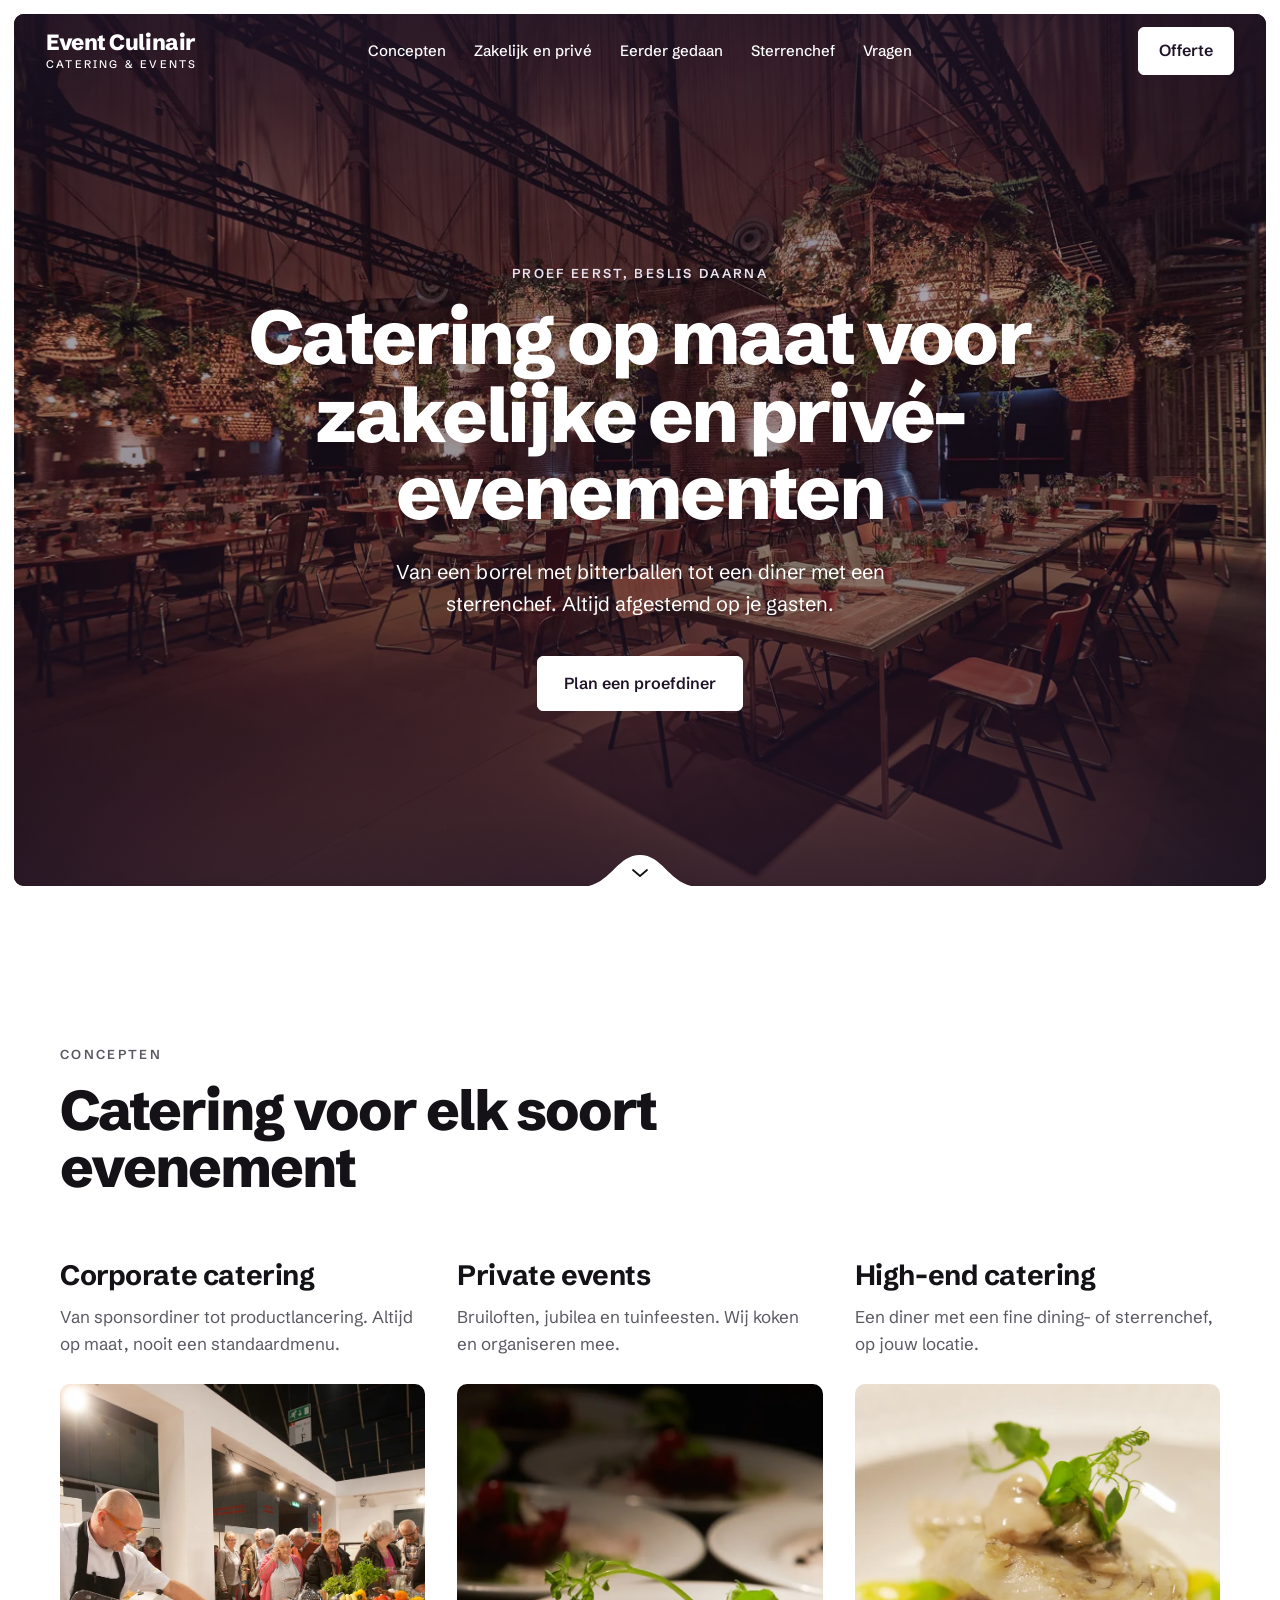
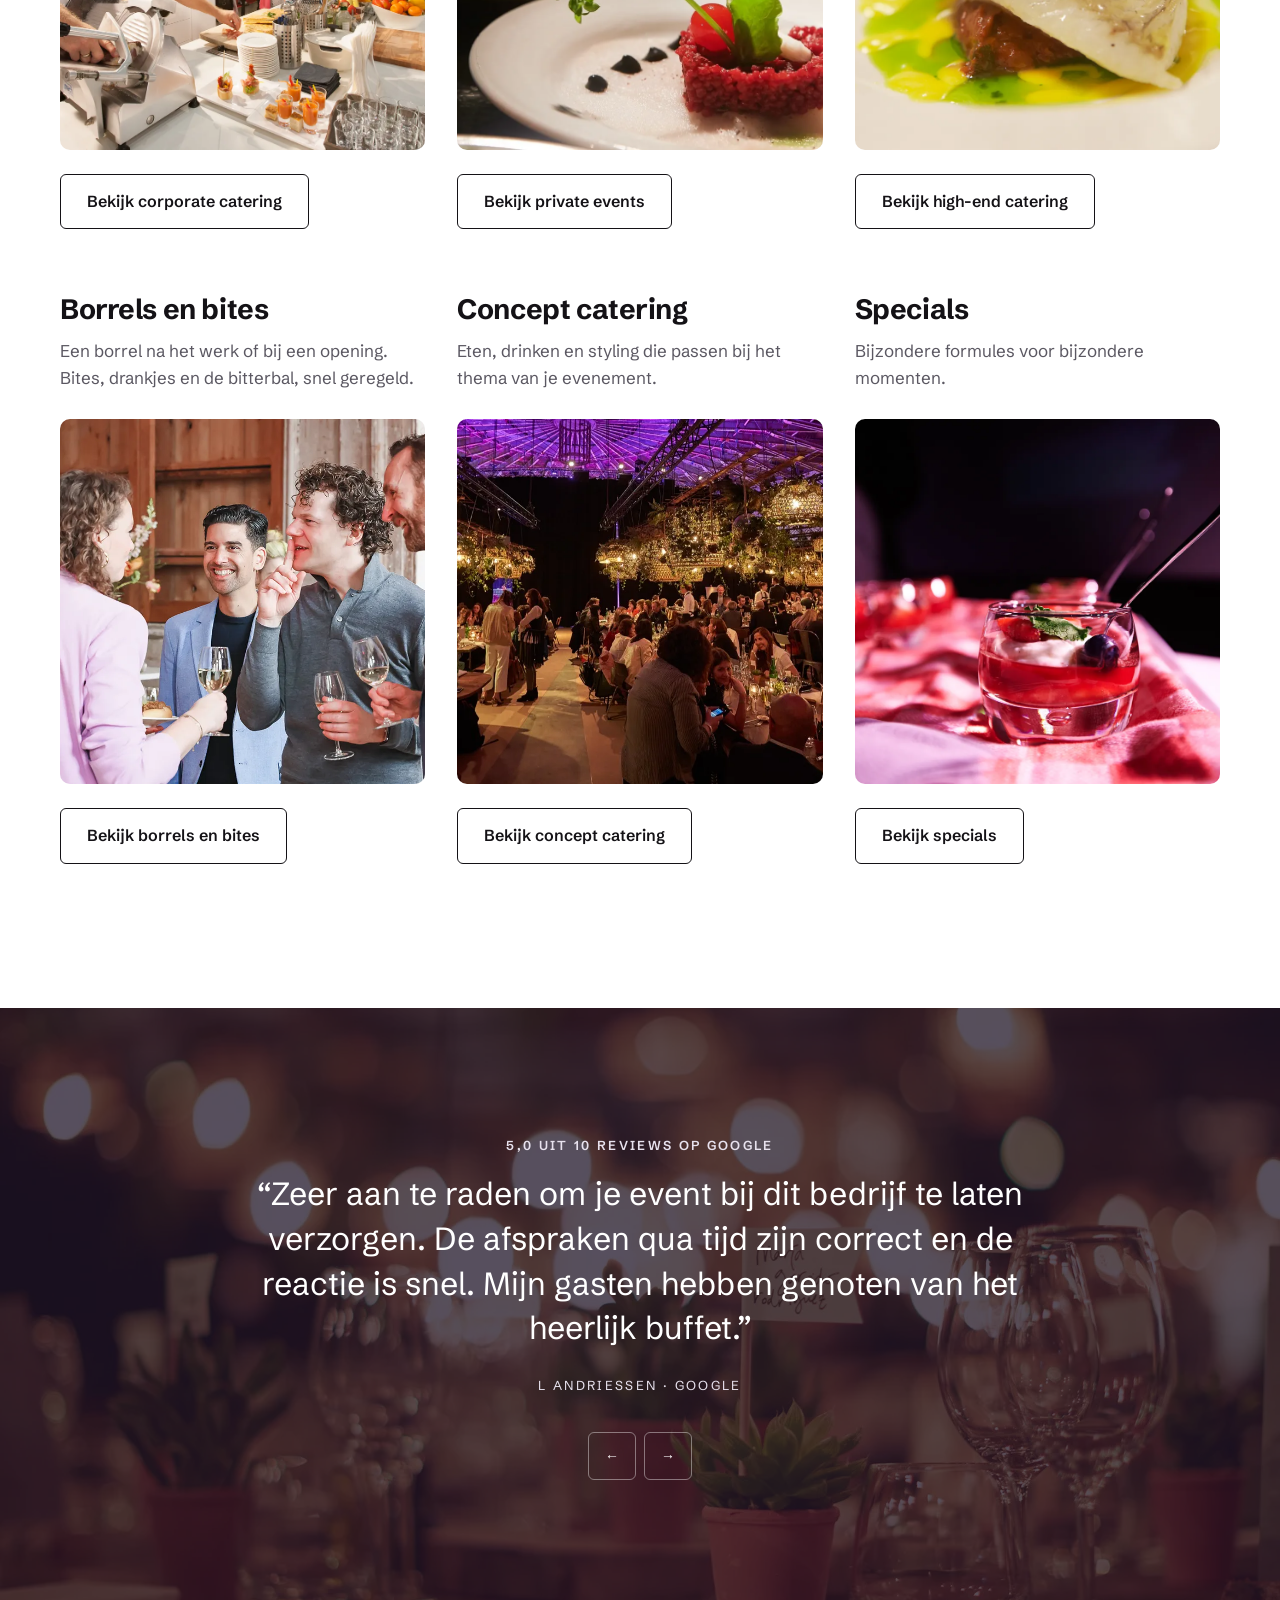
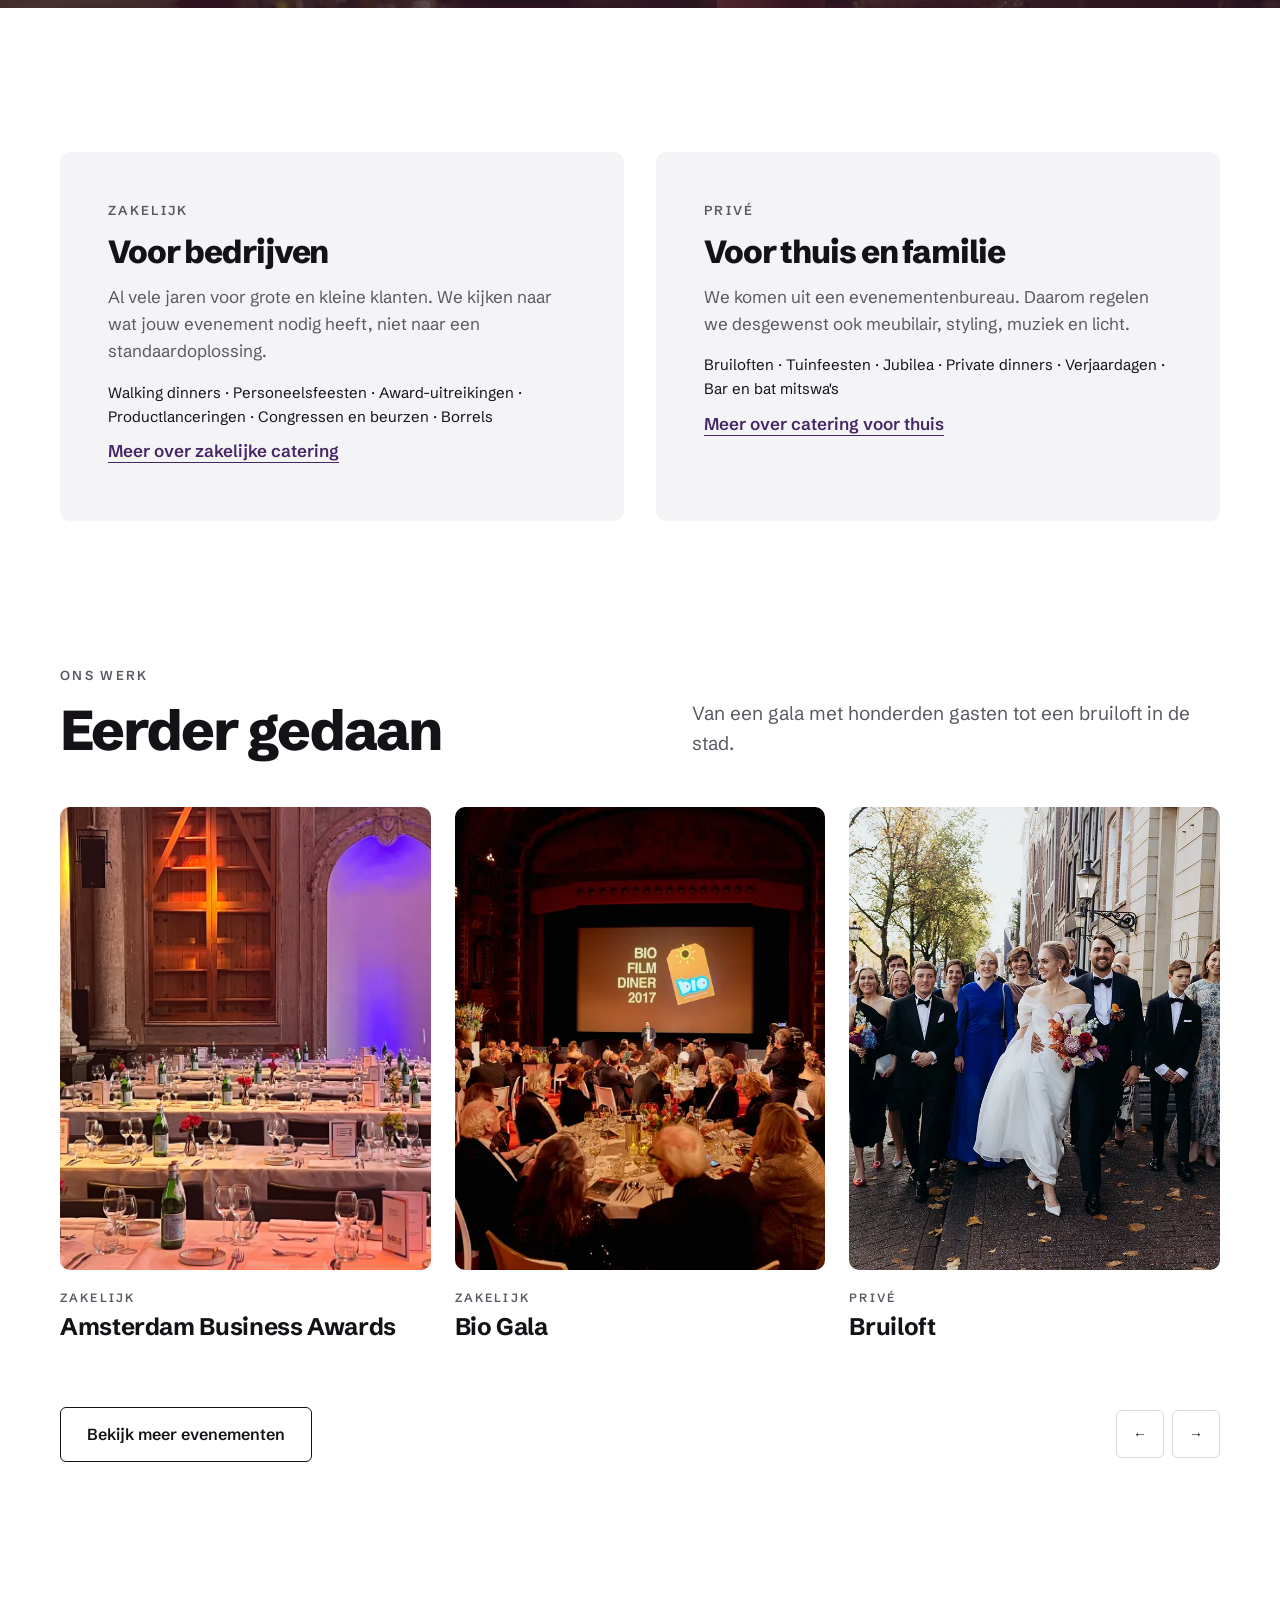
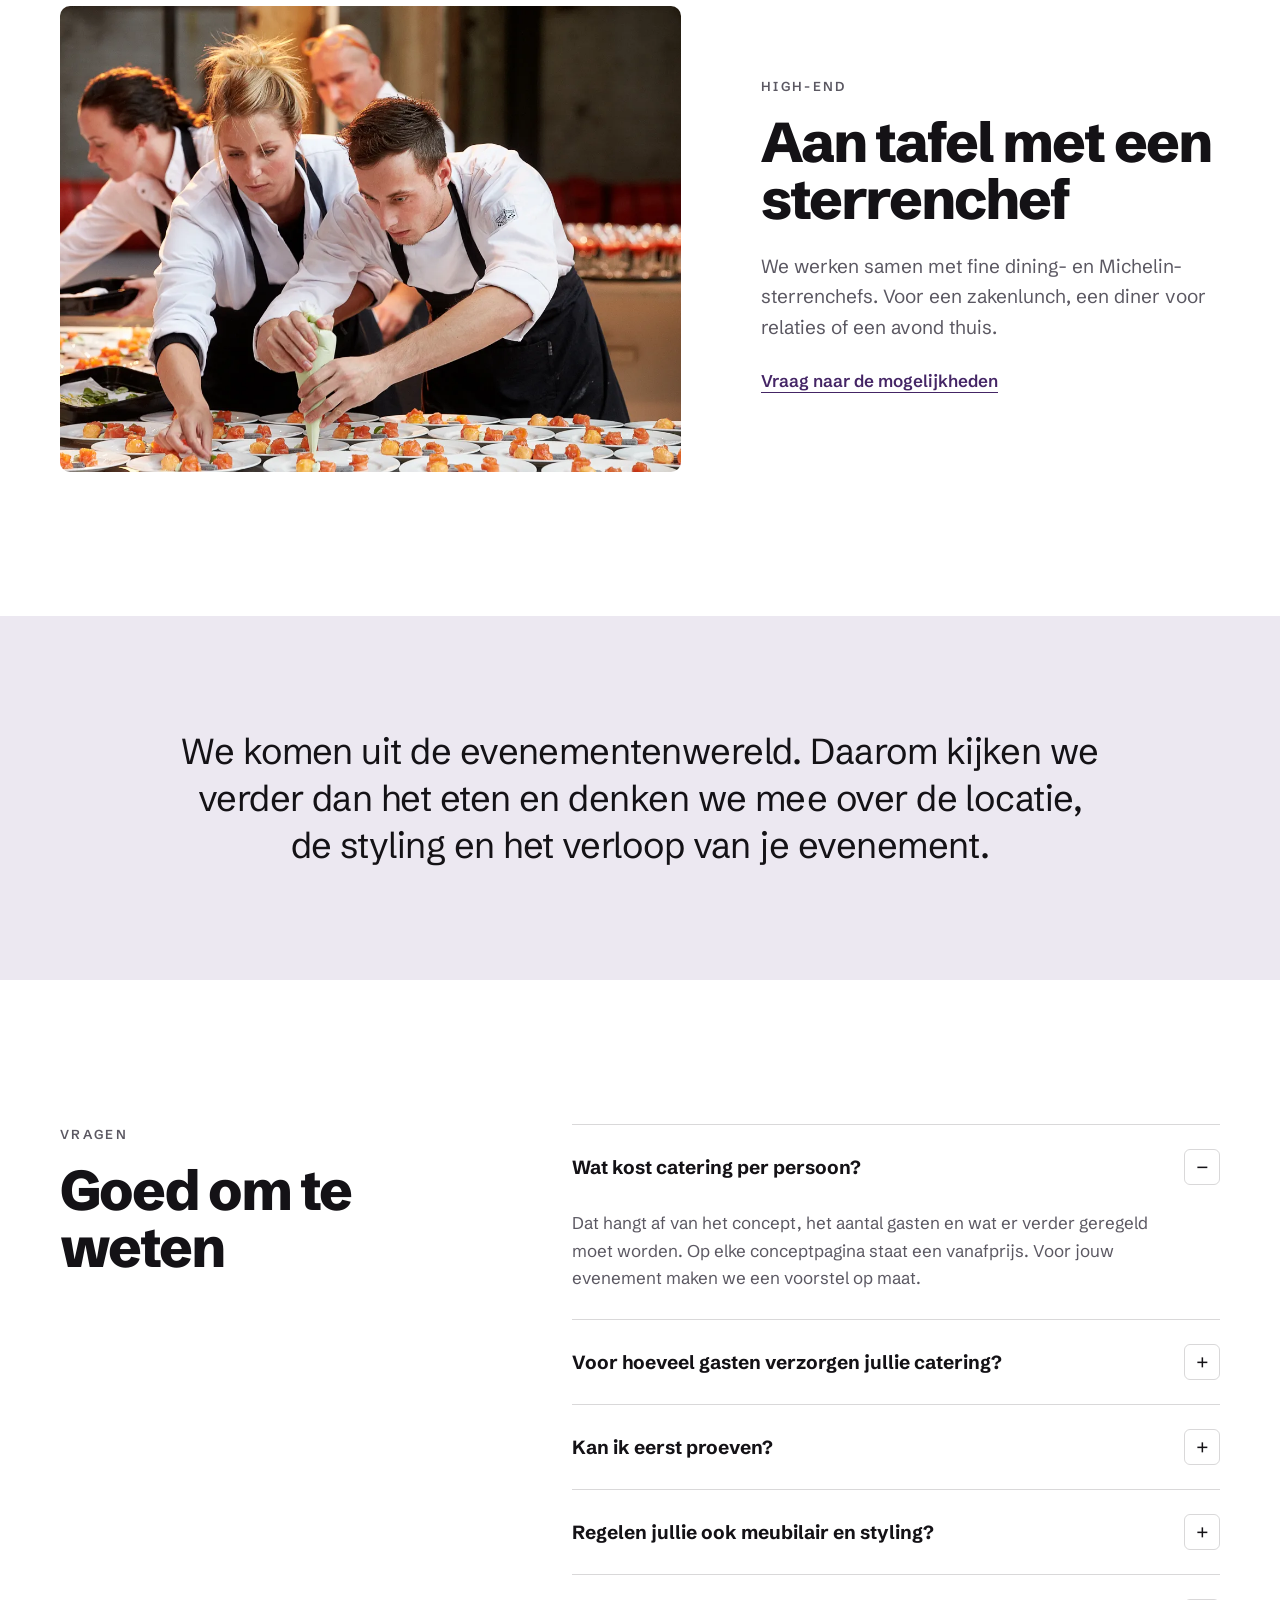
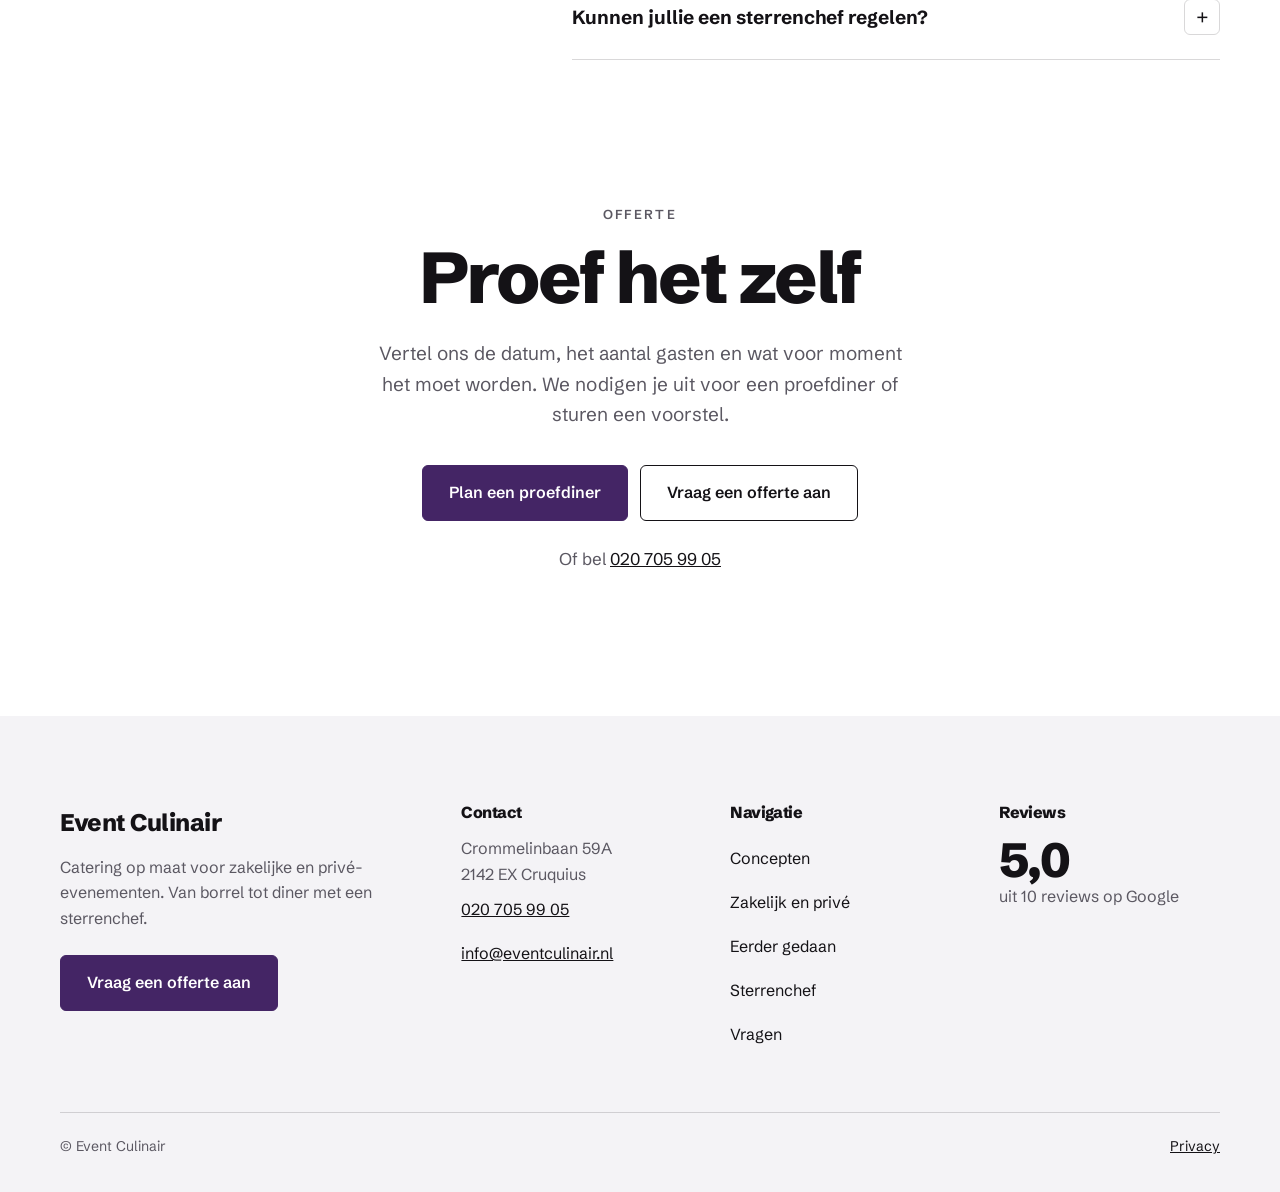
<file: b1-licht.html>
<!DOCTYPE html><html lang="nl" data-thema="licht" data-header="midden" data-hoeken="zacht" data-opbouw="omlijst" data-kopletter="schibsted"><head><meta charset="utf-8"><meta name="viewport" content="width=device-width, initial-scale=1"><title>Catering voor zakelijke en privé-evenementen | Event Culinair</title><meta name="description" content="Event Culinair verzorgt catering op maat voor bedrijven en particulieren, van borrel tot diner met een sterrenchef. Eerst proeven kan altijd."><link rel="canonical" href="https://defdigital.github.io/event-culinair-mockup/b1-licht"><meta name="robots" content="noindex, nofollow"><style>@font-face{font-family:Schibsted Grotesk;font-style:normal;font-display:swap;font-weight:400;src:url(_astro/schibsted-grotesk-latin-ext-400-normal.DHVTfbSM.woff2)format("woff2"),url(_astro/schibsted-grotesk-latin-ext-400-normal.DUPvg9bQ.woff)format("woff");unicode-range:U+100-2BA,U+2BD-2C5,U+2C7-2CC,U+2CE-2D7,U+2DD-2FF,U+304,U+308,U+329,U+1D00-1DBF,U+1E00-1E9F,U+1EF2-1EFF,U+2020,U+20A0-20AB,U+20AD-20C0,U+2113,U+2C60-2C7F,U+A720-A7FF}@font-face{font-family:Schibsted Grotesk;font-style:normal;font-display:swap;font-weight:400;src:url(_astro/schibsted-grotesk-latin-400-normal.DPhJBilQ.woff2)format("woff2"),url(_astro/schibsted-grotesk-latin-400-normal.BkiRe4WW.woff)format("woff");unicode-range:U+??,U+131,U+152-153,U+2BB-2BC,U+2C6,U+2DA,U+2DC,U+304,U+308,U+329,U+2000-206F,U+20AC,U+2122,U+2191,U+2193,U+2212,U+2215,U+FEFF,U+FFFD}@font-face{font-family:Schibsted Grotesk;font-style:normal;font-display:swap;font-weight:500;src:url(_astro/schibsted-grotesk-latin-ext-500-normal.Ch1izu81.woff2)format("woff2"),url(_astro/schibsted-grotesk-latin-ext-500-normal.BjmYCtCC.woff)format("woff");unicode-range:U+100-2BA,U+2BD-2C5,U+2C7-2CC,U+2CE-2D7,U+2DD-2FF,U+304,U+308,U+329,U+1D00-1DBF,U+1E00-1E9F,U+1EF2-1EFF,U+2020,U+20A0-20AB,U+20AD-20C0,U+2113,U+2C60-2C7F,U+A720-A7FF}@font-face{font-family:Schibsted Grotesk;font-style:normal;font-display:swap;font-weight:500;src:url(_astro/schibsted-grotesk-latin-500-normal.rf9C4Thp.woff2)format("woff2"),url(_astro/schibsted-grotesk-latin-500-normal.Ba39e-CX.woff)format("woff");unicode-range:U+??,U+131,U+152-153,U+2BB-2BC,U+2C6,U+2DA,U+2DC,U+304,U+308,U+329,U+2000-206F,U+20AC,U+2122,U+2191,U+2193,U+2212,U+2215,U+FEFF,U+FFFD}@font-face{font-family:Schibsted Grotesk;font-style:normal;font-display:swap;font-weight:700;src:url(_astro/schibsted-grotesk-latin-ext-700-normal.o210KhU4.woff2)format("woff2"),url(_astro/schibsted-grotesk-latin-ext-700-normal.DDW2aNyx.woff)format("woff");unicode-range:U+100-2BA,U+2BD-2C5,U+2C7-2CC,U+2CE-2D7,U+2DD-2FF,U+304,U+308,U+329,U+1D00-1DBF,U+1E00-1E9F,U+1EF2-1EFF,U+2020,U+20A0-20AB,U+20AD-20C0,U+2113,U+2C60-2C7F,U+A720-A7FF}@font-face{font-family:Schibsted Grotesk;font-style:normal;font-display:swap;font-weight:700;src:url(_astro/schibsted-grotesk-latin-700-normal.BkH0uJ1o.woff2)format("woff2"),url(_astro/schibsted-grotesk-latin-700-normal.Dz-okVa0.woff)format("woff");unicode-range:U+??,U+131,U+152-153,U+2BB-2BC,U+2C6,U+2DA,U+2DC,U+304,U+308,U+329,U+2000-206F,U+20AC,U+2122,U+2191,U+2193,U+2212,U+2215,U+FEFF,U+FFFD}@font-face{font-family:Schibsted Grotesk;font-style:normal;font-display:swap;font-weight:800;src:url(_astro/schibsted-grotesk-latin-ext-800-normal.CZWJQj-F.woff2)format("woff2"),url(_astro/schibsted-grotesk-latin-ext-800-normal.DS3YHxa9.woff)format("woff");unicode-range:U+100-2BA,U+2BD-2C5,U+2C7-2CC,U+2CE-2D7,U+2DD-2FF,U+304,U+308,U+329,U+1D00-1DBF,U+1E00-1E9F,U+1EF2-1EFF,U+2020,U+20A0-20AB,U+20AD-20C0,U+2113,U+2C60-2C7F,U+A720-A7FF}@font-face{font-family:Schibsted Grotesk;font-style:normal;font-display:swap;font-weight:800;src:url(_astro/schibsted-grotesk-latin-800-normal.CIaq-TR1.woff2)format("woff2"),url(_astro/schibsted-grotesk-latin-800-normal.Dl5-MP1T.woff)format("woff");unicode-range:U+??,U+131,U+152-153,U+2BB-2BC,U+2C6,U+2DA,U+2DC,U+304,U+308,U+329,U+2000-206F,U+20AC,U+2122,U+2191,U+2193,U+2212,U+2215,U+FEFF,U+FFFD}
</style><link rel="stylesheet" href="_astro/HomeR2.CDjIkIZb.css"><style>.ec-omlaag{align-items:flex-end;width:120px;height:48px;margin-left:-60px;display:flex;position:absolute;bottom:-1px;left:50%}.ec-omlaag_svg{width:120px;height:32px;display:block}.ec-omlaag_vorm{fill:var(--ec-wit)}.ec-omlaag_pijl{fill:none;stroke:var(--ec-inkt);stroke-width:1.8px;stroke-linecap:round;stroke-linejoin:round}.ec-omlaag:hover .ec-omlaag_pijl{stroke:var(--ec-paars)}.ec-omlaag:focus-visible{outline-offset:-4px}
@font-face{font-family:Archivo Variable;font-style:normal;font-display:swap;font-weight:100 900;font-stretch:62% 125%;src:url(_astro/archivo-vietnamese-wdth-normal.rJmnGBSt.woff2)format("woff2-variations");unicode-range:U+102-103,U+110-111,U+128-129,U+168-169,U+1A0-1A1,U+1AF-1B0,U+300-301,U+303-304,U+308-309,U+323,U+329,U+1EA0-1EF9,U+20AB}@font-face{font-family:Archivo Variable;font-style:normal;font-display:swap;font-weight:100 900;font-stretch:62% 125%;src:url(_astro/archivo-latin-ext-wdth-normal.7khWdh9v.woff2)format("woff2-variations");unicode-range:U+100-2BA,U+2BD-2C5,U+2C7-2CC,U+2CE-2D7,U+2DD-2FF,U+304,U+308,U+329,U+1D00-1DBF,U+1E00-1E9F,U+1EF2-1EFF,U+2020,U+20A0-20AB,U+20AD-20C0,U+2113,U+2C60-2C7F,U+A720-A7FF}@font-face{font-family:Archivo Variable;font-style:normal;font-display:swap;font-weight:100 900;font-stretch:62% 125%;src:url(_astro/archivo-latin-wdth-normal.DY7AcnAa.woff2)format("woff2-variations");unicode-range:U+??,U+131,U+152-153,U+2BB-2BC,U+2C6,U+2DA,U+2DC,U+304,U+308,U+329,U+2000-206F,U+20AC,U+2122,U+2191,U+2193,U+2212,U+2215,U+FEFF,U+FFFD}
*,:before,:after{box-sizing:border-box}html{-webkit-text-size-adjust:100%}body{background:var(--ec-wit);color:var(--ec-inkt);font-family:var(--ec-letter);margin:0;font-size:1.0625rem;line-height:1.6}h1,h2,h3{letter-spacing:-.035em;margin:0;font-weight:800;line-height:1.02}h3{letter-spacing:-.015em;font-weight:700;line-height:1.2}p,ul,ol{margin:0}a{color:var(--ec-paars)}img{max-width:100%;height:auto;display:block}:focus-visible{outline:3px solid var(--ec-paars);outline-offset:3px}@media (prefers-reduced-motion:reduce){*,:before,:after{scroll-behavior:auto!important;transition-duration:0s!important}}
</style></head><body><a class="ec-skip" href="#inhoud">Naar de inhoud</a><header class="ec-nav" data-nav><div class="ec-nav_binnen"><a class="ec-nav_logo" href="index.html" aria-label="Event Culinair, naar het overzicht van alle ontwerpen"><span class="ec-nav_logo-naam">Event Culinair</span><span class="ec-nav_logo-sub">Catering &amp; events</span></a><nav class="ec-nav_menu" aria-label="Hoofdmenu"><ul class="ec-nav_links"><li><a class="ec-nav_link" href="#concepten">Concepten</a></li><li><a class="ec-nav_link" href="#voor-wie">Zakelijk en privé</a></li><li><a class="ec-nav_link" href="#cases">Eerder gedaan</a></li><li><a class="ec-nav_link" href="#chefs">Sterrenchef</a></li><li><a class="ec-nav_link" href="#vragen">Vragen</a></li></ul></nav><details class="ec-nav_mobiel"><summary class="ec-nav_knop">Menu</summary><ul class="ec-nav_mobiel-lijst"><li><a class="ec-nav_link" href="#concepten">Concepten</a></li><li><a class="ec-nav_link" href="#voor-wie">Zakelijk en privé</a></li><li><a class="ec-nav_link" href="#cases">Eerder gedaan</a></li><li><a class="ec-nav_link" href="#chefs">Sterrenchef</a></li><li><a class="ec-nav_link" href="#vragen">Vragen</a></li><li><a class="ec-nav_link" href="#offerte">Offerte aanvragen</a></li></ul></details><a class="ec-knop ec-nav_offerte" href="#offerte">Offerte</a></div></header><main id="inhoud"><section class="ec-hero" data-hero><div class="ec-hero_kader" data-slideshow aria-roledescription="slideshow" aria-label="Sfeerfoto's"><img class="ec-dia is-actief" src="foto/zaal-hanglampen.webp" alt="Gedekte tafels in een grote hal met hangende lampen" width="1280" height="853" sizes="100vw" loading="eager" decoding="async"><img class="ec-dia" src="foto/oesters-ijs.webp" alt="Oesters op ijs in een houten kistje" width="1280" height="853" sizes="100vw" loading="lazy" decoding="async"><img class="ec-dia" src="foto/garnalen-schaaltjes.webp" alt="Garnalen op prikkers in witte schaaltjes" width="1280" height="853" sizes="100vw" loading="lazy" decoding="async"><div class="ec-hero_scherm"></div><div class="ec-hero_inhoud"><p class="ec-boventitel">Proef eerst, beslis daarna</p><h1 class="ec-hero_titel">Catering op maat voor zakelijke en privé-evenementen</h1><p class="ec-hero_intro">Van een borrel met bitterballen tot een diner met een sterrenchef. Altijd afgestemd op je gasten.</p><a class="ec-knop ec-knop--foto" href="#offerte">Plan een proefdiner</a></div><a class="ec-omlaag" href="#concepten" aria-label="Naar beneden"><svg class="ec-omlaag_svg" viewBox="0 0 120 32" aria-hidden="true"><path class="ec-omlaag_vorm" d="M0 32 C30 32 36 0 60 0 C84 0 90 32 120 32 Z"></path><path class="ec-omlaag_pijl" d="M53 15 L60 21 L67 15"></path></svg></a></div></section><section class="ec-sectie" id="concepten" aria-labelledby="concepten-kop"><div class="ec-container"><p class="ec-boventitel">Concepten</p><h2 class="ec-sectietitel" id="concepten-kop">Catering voor elk soort evenement</h2><ul class="ec-concepten"><li class="ec-concept"><h3 class="ec-concept_titel">Corporate catering</h3><p class="ec-concept_tekst">Van sponsordiner tot productlancering. Altijd op maat, nooit een standaardmenu.</p><img class="ec-concept_foto" src="foto/chef-snijdt-gasten.webp" alt="Chef snijdt vlees voor gasten aan een buffettafel" width="1280" height="853" sizes="(max-width: 767px) 100vw, (max-width: 991px) 50vw, 33vw" loading="lazy" decoding="async"><a class="ec-knop ec-knop--lijn ec-concept_knop" href="#offerte">Bekijk corporate catering</a></li><li class="ec-concept"><h3 class="ec-concept_titel">Private events</h3><p class="ec-concept_tekst">Bruiloften, jubilea en tuinfeesten. Wij koken en organiseren mee.</p><img class="ec-concept_foto" src="foto/tartaar-borden.webp" alt="Borden met tartaar en microgroen in een rij" width="1280" height="853" sizes="(max-width: 767px) 100vw, (max-width: 991px) 50vw, 33vw" loading="lazy" decoding="async"><a class="ec-knop ec-knop--lijn ec-concept_knop" href="#offerte">Bekijk private events</a></li><li class="ec-concept"><h3 class="ec-concept_titel">High-end catering</h3><p class="ec-concept_tekst">Een diner met een fine dining- of sterrenchef, op jouw locatie.</p><img class="ec-concept_foto" src="foto/vis-fine-dining.webp" alt="Opgemaakt visgerecht met groene saus op een wit bord" width="1280" height="853" sizes="(max-width: 767px) 100vw, (max-width: 991px) 50vw, 33vw" loading="lazy" decoding="async"><a class="ec-knop ec-knop--lijn ec-concept_knop" href="#offerte">Bekijk high-end catering</a></li><li class="ec-concept"><h3 class="ec-concept_titel">Borrels en bites</h3><p class="ec-concept_tekst">Een borrel na het werk of bij een opening. Bites, drankjes en de bitterbal, snel geregeld.</p><img class="ec-concept_foto" src="foto/borrel-gasten-wijn.webp" alt="Gasten met een glas wijn in gesprek tijdens een borrel" width="1280" height="853" sizes="(max-width: 767px) 100vw, (max-width: 991px) 50vw, 33vw" loading="lazy" decoding="async"><a class="ec-knop ec-knop--lijn ec-concept_knop" href="#offerte">Bekijk borrels en bites</a></li><li class="ec-concept"><h3 class="ec-concept_titel">Concept catering</h3><p class="ec-concept_tekst">Eten, drinken en styling die passen bij het thema van je evenement.</p><img class="ec-concept_foto" src="foto/zaal-paars-gasten.webp" alt="Evenementenhal met groene aankleding en hangende lampen boven de gasten" width="1280" height="853" sizes="(max-width: 767px) 100vw, (max-width: 991px) 50vw, 33vw" loading="lazy" decoding="async"><a class="ec-knop ec-knop--lijn ec-concept_knop" href="#offerte">Bekijk concept catering</a></li><li class="ec-concept"><h3 class="ec-concept_titel">Specials</h3><p class="ec-concept_tekst">Bijzondere formules voor bijzondere momenten.</p><img class="ec-concept_foto" src="foto/cocktail-roze.webp" alt="Rood dessert in een glaasje met fruit" width="1280" height="853" sizes="(max-width: 767px) 100vw, (max-width: 991px) 50vw, 33vw" loading="lazy" decoding="async"><a class="ec-knop ec-knop--lijn ec-concept_knop" href="#offerte">Bekijk specials</a></li></ul></div></section><section class="ec-band" aria-labelledby="reviews-kop"><img class="ec-band_foto" src="foto/tafel-kaarslicht.webp" alt width="1280" height="853" sizes="100vw" loading="lazy" decoding="async"><div class="ec-band_scherm"></div><div class="ec-carrousel" data-carrousel data-auto aria-roledescription="carrousel"><p class="ec-boventitel" id="reviews-kop">5,0 uit 10 reviews op Google</p><ul class="ec-carrousel_baan" data-baan tabindex="0" aria-label="Reviews, scroll horizontaal"><li class="ec-carrousel_dia" aria-roledescription="dia" aria-label="1 van 3"><blockquote class="ec-band_citaat"><p>“Zeer aan te raden om je event bij dit bedrijf te laten verzorgen. De afspraken qua tijd zijn correct en de reactie is snel. Mijn gasten hebben genoten van het heerlijk buffet.”</p><footer>L Andriessen · Google</footer></blockquote></li><li class="ec-carrousel_dia" aria-roledescription="dia" aria-label="2 van 3"><blockquote class="ec-band_citaat"><p>“Wij zijn ontzettend blij met onze samenwerking met Event Culinair! Ze zijn ervaren, professioneel en denken graag mee op verschillende vlakken.”</p><footer>Refined Agency · Google</footer></blockquote></li><li class="ec-carrousel_dia" aria-roledescription="dia" aria-label="3 van 3"><blockquote class="ec-band_citaat"><p>“Heerlijk gegeten, ouderwets lekkere stampotten. Aanrader!”</p><footer>Dennis van der Vleuten · Google</footer></blockquote></li></ul><div class="ec-carrousel_bediening" data-bediening hidden><button class="ec-carrousel_knop" type="button" data-vorige aria-label="Vorige review">←</button><button class="ec-carrousel_knop" type="button" data-volgende aria-label="Volgende review">→</button></div></div></section><section class="ec-sectie" id="voor-wie" aria-label="Zakelijk en privé"><div class="ec-container ec-voorwie"><article class="ec-doelgroep"><p class="ec-boventitel">Zakelijk</p><h2 class="ec-doelgroep_kop">Voor bedrijven</h2><p class="ec-doelgroep_tekst">Al vele jaren voor grote en kleine klanten. We kijken naar wat jouw evenement nodig heeft, niet naar een standaardoplossing.</p><p class="ec-doelgroep_lijst">Walking dinners · Personeelsfeesten · Award-uitreikingen · Productlanceringen · Congressen en beurzen · Borrels</p><a class="ec-tekstlink" href="#offerte">Meer over zakelijke catering</a></article><article class="ec-doelgroep"><p class="ec-boventitel">Privé</p><h2 class="ec-doelgroep_kop">Voor thuis en familie</h2><p class="ec-doelgroep_tekst">We komen uit een evenementenbureau. Daarom regelen we desgewenst ook meubilair, styling, muziek en licht.</p><p class="ec-doelgroep_lijst">Bruiloften · Tuinfeesten · Jubilea · Private dinners · Verjaardagen · Bar en bat mitswa&#39;s</p><a class="ec-tekstlink" href="#offerte">Meer over catering voor thuis</a></article></div></section><section class="ec-sectie ec-cases" id="cases" aria-labelledby="cases-kop"><div class="ec-container ec-carrousel" data-carrousel data-auto aria-roledescription="carrousel"><div class="ec-cases_kop"><div><p class="ec-boventitel">Ons werk</p><h2 class="ec-sectietitel" id="cases-kop">Eerder gedaan</h2></div><p class="ec-lead">Van een gala met honderden gasten tot een bruiloft in de stad.</p></div><ul class="ec-carrousel_baan" data-baan tabindex="0" aria-label="Eerder gedaan, scroll horizontaal"><li class="ec-carrousel_dia" aria-roledescription="dia" aria-label="1 van 6"><a class="ec-case_link" href="#cases"><img class="ec-case_foto" src="foto/amsterdam-business-awards.webp" alt="Lange gedekte tafels in een historische zaal met paars licht" width="1280" height="853" sizes="(max-width: 767px) 85vw, (max-width: 991px) 50vw, 33vw" loading="lazy" decoding="async"><span class="ec-case_soort">Zakelijk</span><h3 class="ec-case_titel">Amsterdam Business Awards</h3></a></li><li class="ec-carrousel_dia" aria-roledescription="dia" aria-label="2 van 6"><a class="ec-case_link" href="#cases"><img class="ec-case_foto" src="foto/bio-gala.webp" alt="Gala-diner met ronde tafels in een theaterzaal" width="1280" height="853" sizes="(max-width: 767px) 85vw, (max-width: 991px) 50vw, 33vw" loading="lazy" decoding="async"><span class="ec-case_soort">Zakelijk</span><h3 class="ec-case_titel">Bio Gala</h3></a></li><li class="ec-carrousel_dia" aria-roledescription="dia" aria-label="3 van 6"><a class="ec-case_link" href="#cases"><img class="ec-case_foto" src="foto/bruiloft-stoet.webp" alt="Bruidspaar en gasten lopen door een Amsterdamse straat" width="1280" height="853" sizes="(max-width: 767px) 85vw, (max-width: 991px) 50vw, 33vw" loading="lazy" decoding="async"><span class="ec-case_soort">Privé</span><h3 class="ec-case_titel">Bruiloft</h3></a></li><li class="ec-carrousel_dia" aria-roledescription="dia" aria-label="4 van 6"><a class="ec-case_link" href="#cases"><img class="ec-case_foto" src="foto/private-dining-tafel.webp" alt="Lange gedekte tafel met witte servetten in een donkere salon" width="1280" height="853" sizes="(max-width: 767px) 85vw, (max-width: 991px) 50vw, 33vw" loading="lazy" decoding="async"><span class="ec-case_soort">Zakelijk</span><h3 class="ec-case_titel">G-Star presentatie en personeelsfeest</h3></a></li><li class="ec-carrousel_dia" aria-roledescription="dia" aria-label="5 van 6"><a class="ec-case_link" href="#cases"><img class="ec-case_foto" src="foto/james-bond-premiere.webp" alt="Gasten voor een verlicht theater in de avond" width="1280" height="853" sizes="(max-width: 767px) 85vw, (max-width: 991px) 50vw, 33vw" loading="lazy" decoding="async"><span class="ec-case_soort">Zakelijk</span><h3 class="ec-case_titel">James Bond-première</h3></a></li><li class="ec-carrousel_dia" aria-roledescription="dia" aria-label="6 van 6"><a class="ec-case_link" href="#cases"><img class="ec-case_foto" src="foto/tijdschriftengala.webp" alt="Verlichte bar met bloemstukken in een grote evenementenhal" width="1280" height="853" sizes="(max-width: 767px) 85vw, (max-width: 991px) 50vw, 33vw" loading="lazy" decoding="async"><span class="ec-case_soort">Zakelijk</span><h3 class="ec-case_titel">Tijdschriftengala</h3></a></li></ul><div class="ec-cases_onder"><a class="ec-knop ec-knop--lijn" href="#cases">Bekijk meer evenementen</a><div class="ec-carrousel_bediening" data-bediening hidden><button class="ec-carrousel_knop" type="button" data-vorige aria-label="Vorig evenement">←</button><button class="ec-carrousel_knop" type="button" data-volgende aria-label="Volgend evenement">→</button></div></div></div></section><section class="ec-sectie ec-chefs" id="chefs" aria-labelledby="chefs-kop"><div class="ec-container ec-chefs_raster"><img class="ec-chefs_foto" src="foto/koks-opmaken-2.webp" alt="Koks maken borden op voor een diner" width="1280" height="853" sizes="(max-width: 991px) 100vw, 55vw" loading="lazy" decoding="async"><div class="ec-chefs_tekst"><p class="ec-boventitel">High-end</p><h2 class="ec-sectietitel" id="chefs-kop">Aan tafel met een sterrenchef</h2><p class="ec-lead">We werken samen met fine dining- en Michelin-sterrenchefs. Voor een zakenlunch, een diner voor relaties of een avond thuis.</p><a class="ec-tekstlink" href="#offerte">Vraag naar de mogelijkheden</a></div></div></section><section class="ec-intro" id="intro"><div class="ec-container ec-intro_binnen"><p class="ec-intro_tekst">We komen uit de evenementenwereld. Daarom kijken we verder dan het eten en denken we mee over de locatie, de styling en het verloop van je evenement.</p></div></section><section class="ec-sectie" id="vragen" aria-labelledby="vragen-kop"><div class="ec-container ec-vragen_raster"><div><p class="ec-boventitel">Vragen</p><h2 class="ec-sectietitel" id="vragen-kop">Goed om te weten</h2></div><div class="ec-vragen"><details class="ec-vraag" open><summary class="ec-vraag_vraag">Wat kost catering per persoon?</summary><p class="ec-vraag_antwoord">Dat hangt af van het concept, het aantal gasten en wat er verder geregeld moet worden. Op elke conceptpagina staat een vanafprijs. Voor jouw evenement maken we een voorstel op maat.</p></details><details class="ec-vraag"><summary class="ec-vraag_vraag">Voor hoeveel gasten verzorgen jullie catering?</summary><p class="ec-vraag_antwoord">Voor grote en kleine evenementen. Van een borrel voor een afdeling tot een gala met honderden gasten.</p></details><details class="ec-vraag"><summary class="ec-vraag_vraag">Kan ik eerst proeven?</summary><p class="ec-vraag_antwoord">Ja. Je kunt bij ons een proefdiner aanvragen, zodat je weet wat je gasten krijgen.</p></details><details class="ec-vraag"><summary class="ec-vraag_vraag">Regelen jullie ook meubilair en styling?</summary><p class="ec-vraag_antwoord">Ja, als je dat wilt. We denken mee over het concept of nemen de hele organisatie over: meubilair, styling, muziek, licht en geluid.</p></details><details class="ec-vraag"><summary class="ec-vraag_vraag">Kunnen jullie een sterrenchef regelen?</summary><p class="ec-vraag_antwoord">We werken samen met fine dining- en Michelin-sterrenchefs. Of een chef beschikbaar is, hangt af van de datum.</p></details></div></div></section><section class="ec-afsluiter" id="offerte" aria-labelledby="offerte-kop"><div class="ec-container ec-afsluiter_binnen"><p class="ec-boventitel">Offerte</p><h2 class="ec-afsluiter_titel" id="offerte-kop">Proef het zelf</h2><p class="ec-lead">Vertel ons de datum, het aantal gasten en wat voor moment het moet worden. We nodigen je uit voor een proefdiner of sturen een voorstel.</p><div class="ec-knoppen"><a class="ec-knop" href="#offerte">Plan een proefdiner</a><a class="ec-knop ec-knop--lijn" href="#offerte">Vraag een offerte aan</a></div><p class="ec-afsluiter_bel">Of bel <a href="tel:+31207059905">020 705 99 05</a></p></div></section></main><footer class="ec-footer"><div class="ec-container ec-footer_raster"><div><p class="ec-footer_logo">Event Culinair</p><p class="ec-footer_tekst">Catering op maat voor zakelijke en privé-evenementen. Van borrel tot diner met een sterrenchef.</p><a class="ec-knop ec-footer_knop" href="#offerte">Vraag een offerte aan</a></div><div><h2 class="ec-footer_kop">Contact</h2><p class="ec-footer_tekst">Crommelinbaan 59A<br>2142 EX Cruquius</p><p><a href="tel:+31207059905">020 705 99 05</a><br><a href="mailto:info@eventculinair.nl">info@eventculinair.nl</a></p></div><div><h2 class="ec-footer_kop">Navigatie</h2><ul class="ec-footer_lijst"><li><a href="#concepten">Concepten</a></li><li><a href="#voor-wie">Zakelijk en privé</a></li><li><a href="#cases">Eerder gedaan</a></li><li><a href="#chefs">Sterrenchef</a></li><li><a href="#vragen">Vragen</a></li></ul></div><div><h2 class="ec-footer_kop">Reviews</h2><p class="ec-footer_score">5,0</p><p class="ec-footer_tekst">uit 10 reviews op Google</p></div></div><div class="ec-container ec-footer_onder"><p>© Event Culinair</p><p><a href="#inhoud">Privacy</a></p></div></footer><script type="module">var e=!window.matchMedia(`(prefers-reduced-motion: reduce)`).matches,t=document.querySelector(`[data-nav]`),n=document.querySelector(`[data-hero]`);if(t&&n){let e=()=>t.classList.toggle(`ec-nav--transparant`,window.scrollY<n.offsetHeight-t.offsetHeight);e(),window.addEventListener(`scroll`,e,{passive:!0}),window.addEventListener(`resize`,e)}var r=document.querySelector(`[data-slideshow]`);if(r){let t=[...r.querySelectorAll(`.ec-dia`)],n=r.querySelector(`[data-slideshow-pauze]`),i=0,a=e,o=()=>{n&&(n.textContent=a?`Pauze`:`Afspelen`,n.setAttribute(`aria-pressed`,String(!a)))};n&&t.length>1&&(n.hidden=!1,o(),n.addEventListener(`click`,()=>{a=!a,o()})),setInterval(()=>{!a||t.length<2||(t[i].classList.remove(`is-actief`),i=(i+1)%t.length,t[i].classList.add(`is-actief`))},6e3)}for(let t of document.querySelectorAll(`[data-carrousel]`)){let n=t.querySelector(`[data-baan]`),r=t.querySelector(`[data-bediening]`),i=t.querySelector(`[data-pauze]`),a=()=>{let[e,t]=n.children;return t?t.offsetLeft-e.offsetLeft:n.clientWidth},o=()=>Math.max(1,Math.round((n.scrollWidth-n.clientWidth)/a())+1),s=()=>Math.round(n.scrollLeft/a()),c=e=>n.scrollTo({left:(e%o()+o())%o()*a(),behavior:`smooth`});r&&(r.hidden=!1),t.querySelector(`[data-vorige]`)?.addEventListener(`click`,()=>c(s()-1)),t.querySelector(`[data-volgende]`)?.addEventListener(`click`,()=>c(s()+1));let l=t.hasAttribute(`data-auto`),u=l&&e,d=!1,f=()=>{i&&(i.textContent=u?`Pauze`:`Afspelen`,i.setAttribute(`aria-pressed`,String(!u)))};f(),i?.addEventListener(`click`,()=>{u=!u,f()}),t.addEventListener(`mouseenter`,()=>d=!0),t.addEventListener(`mouseleave`,()=>d=!1),t.addEventListener(`focusin`,()=>d=!0),t.addEventListener(`focusout`,()=>d=!1),l&&setInterval(()=>{u&&!d&&c(s()+1)},6e3)}</script></body></html>
</file>
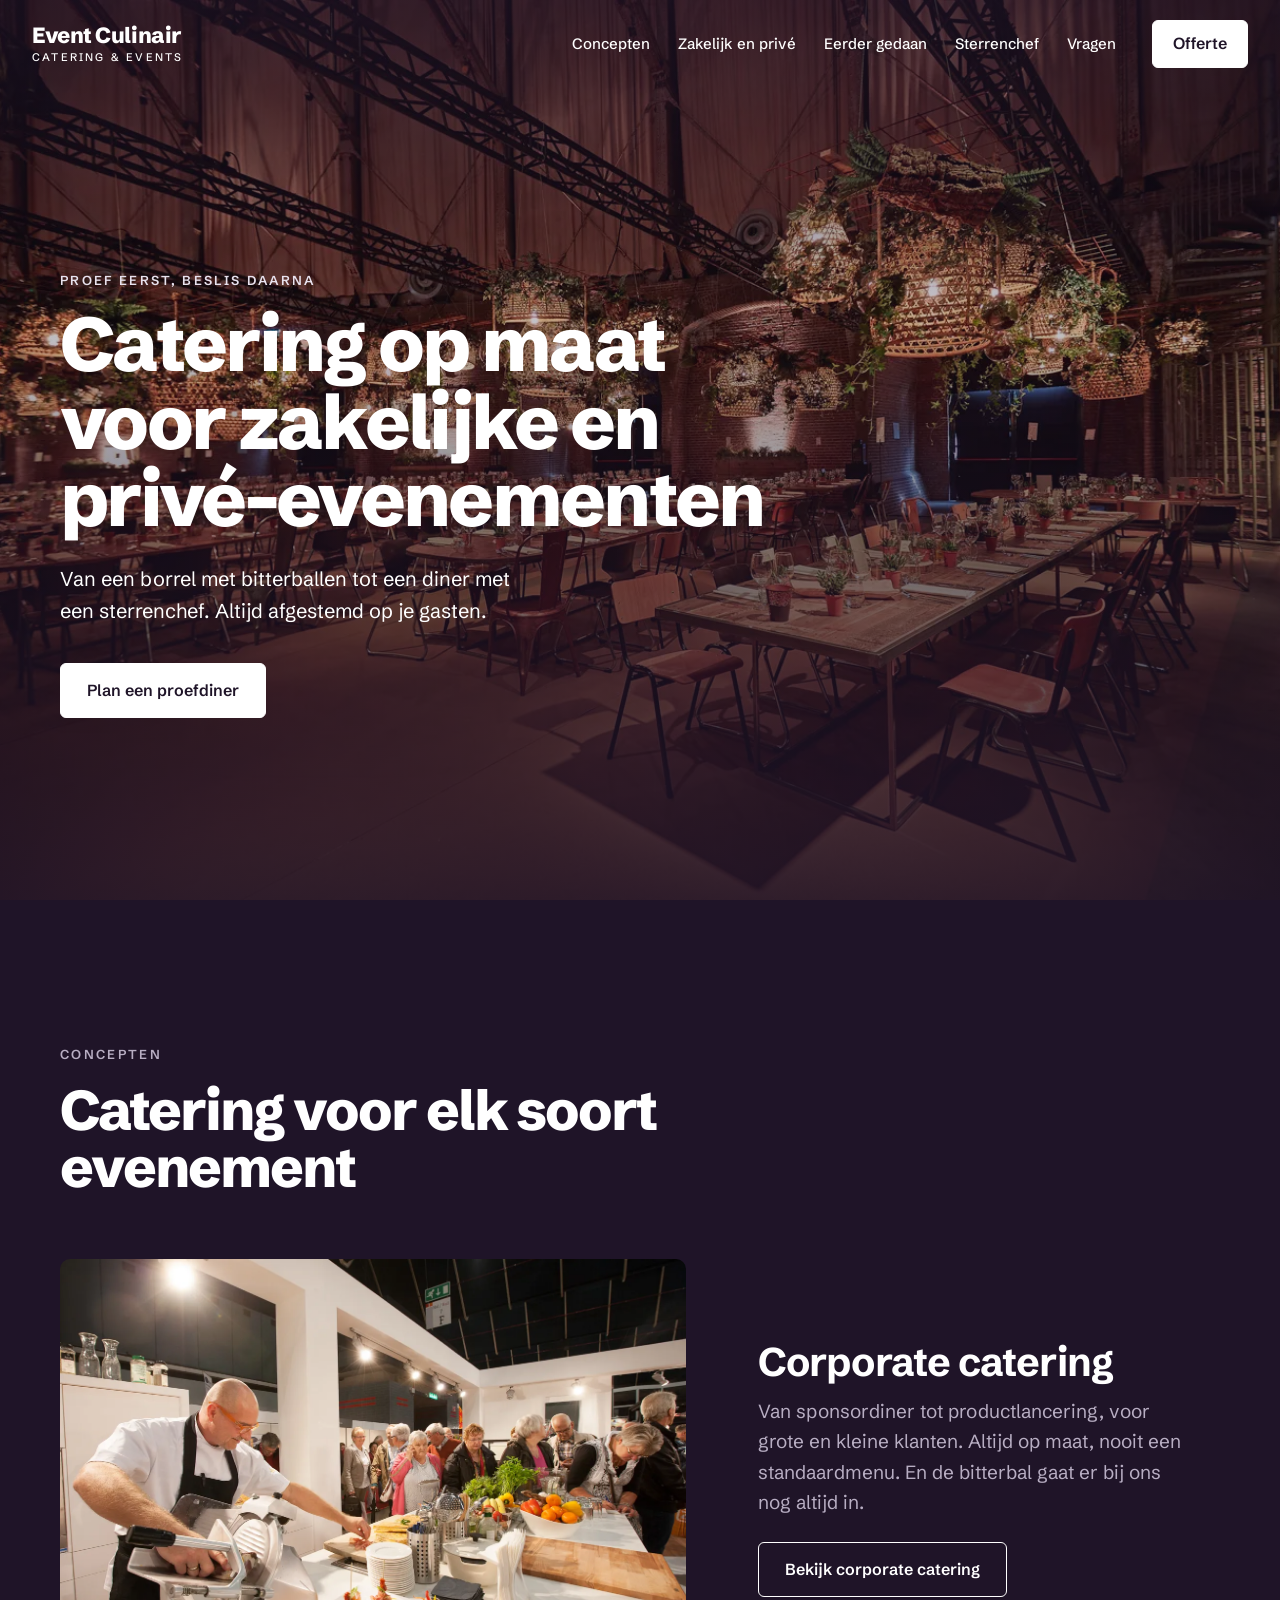
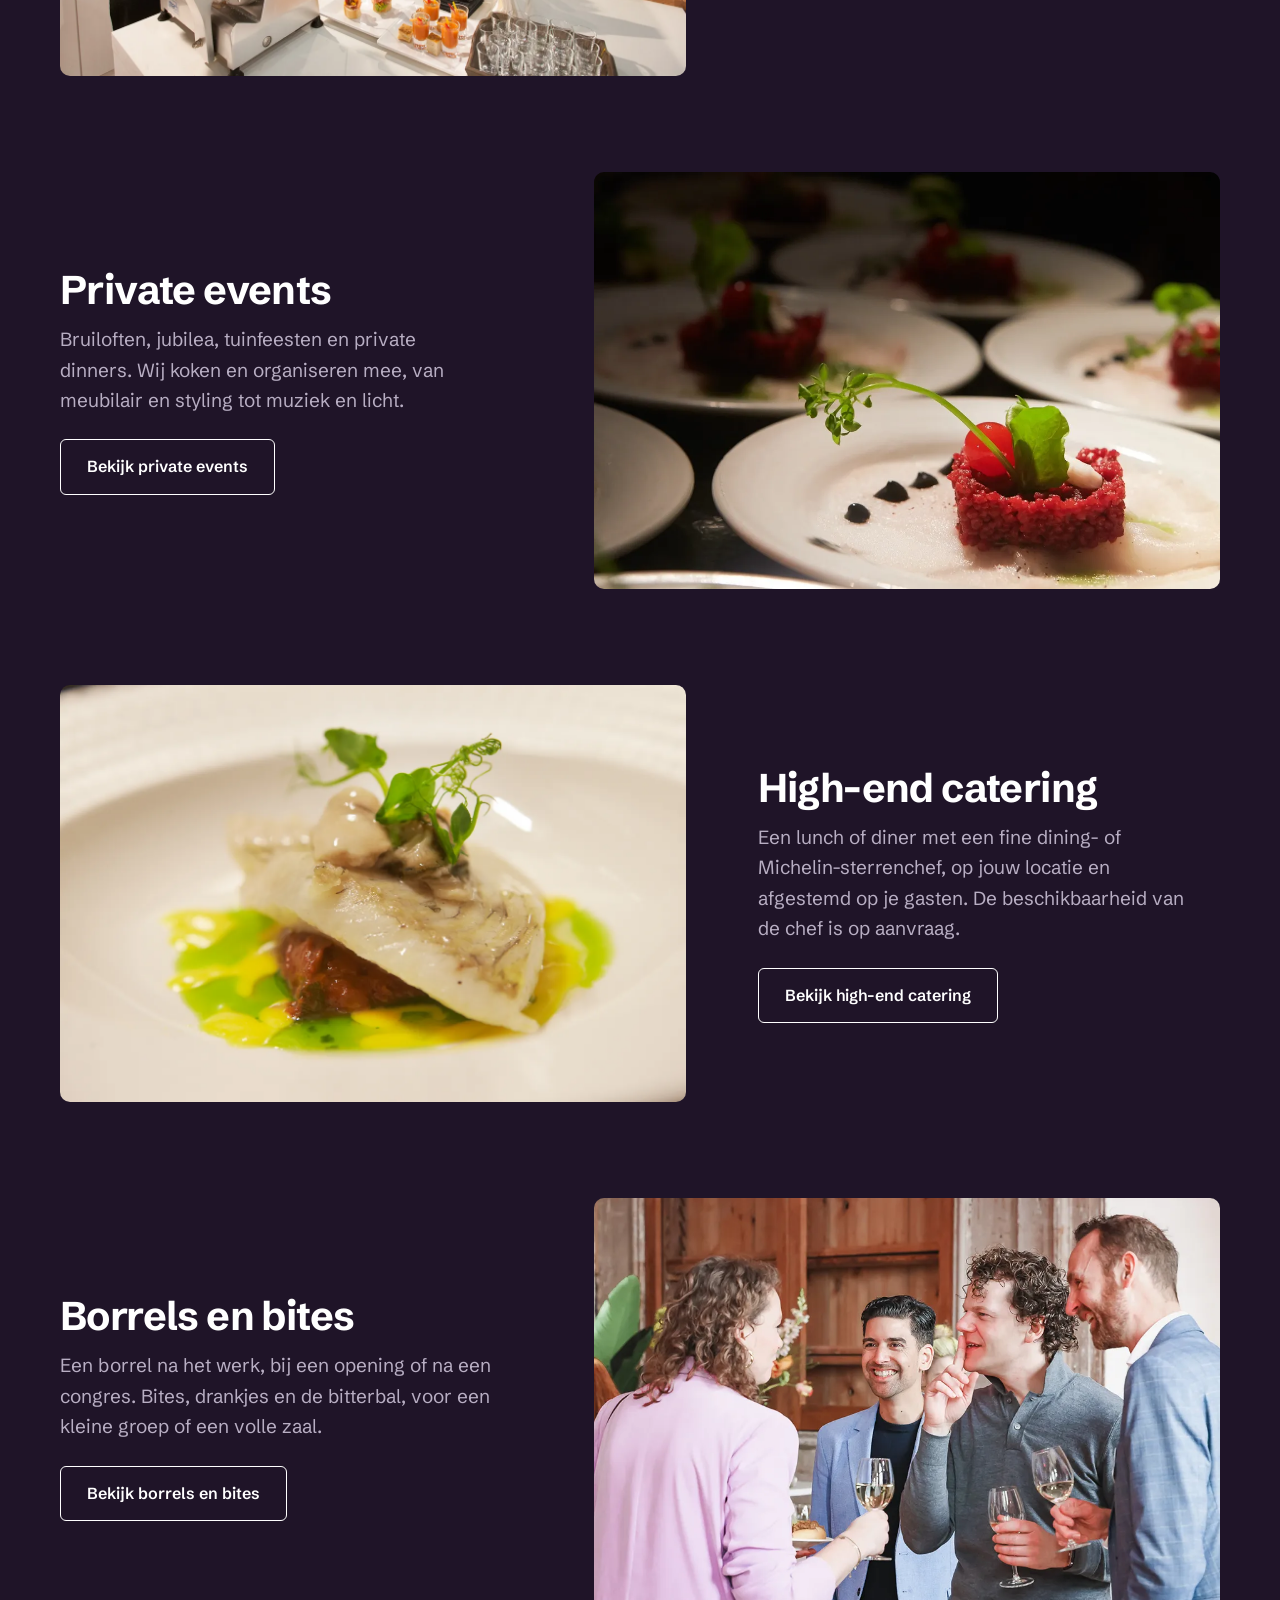
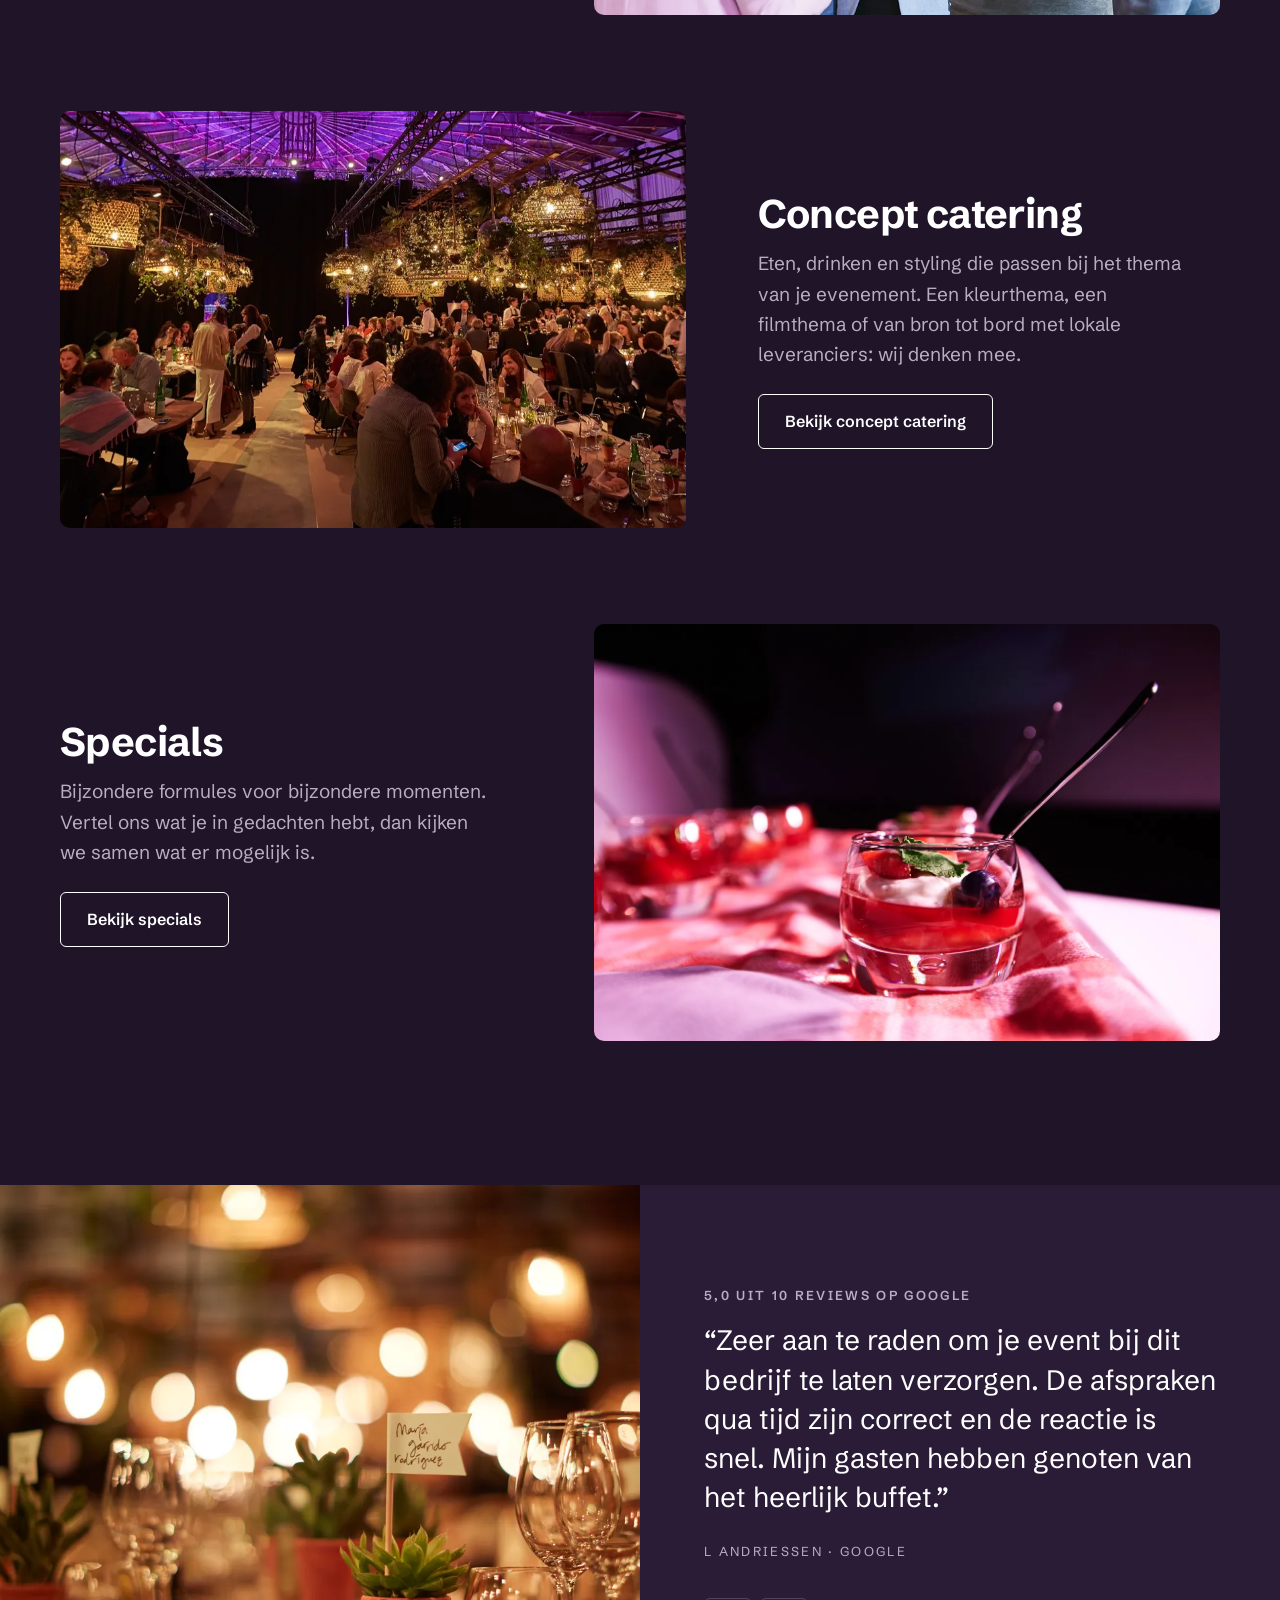
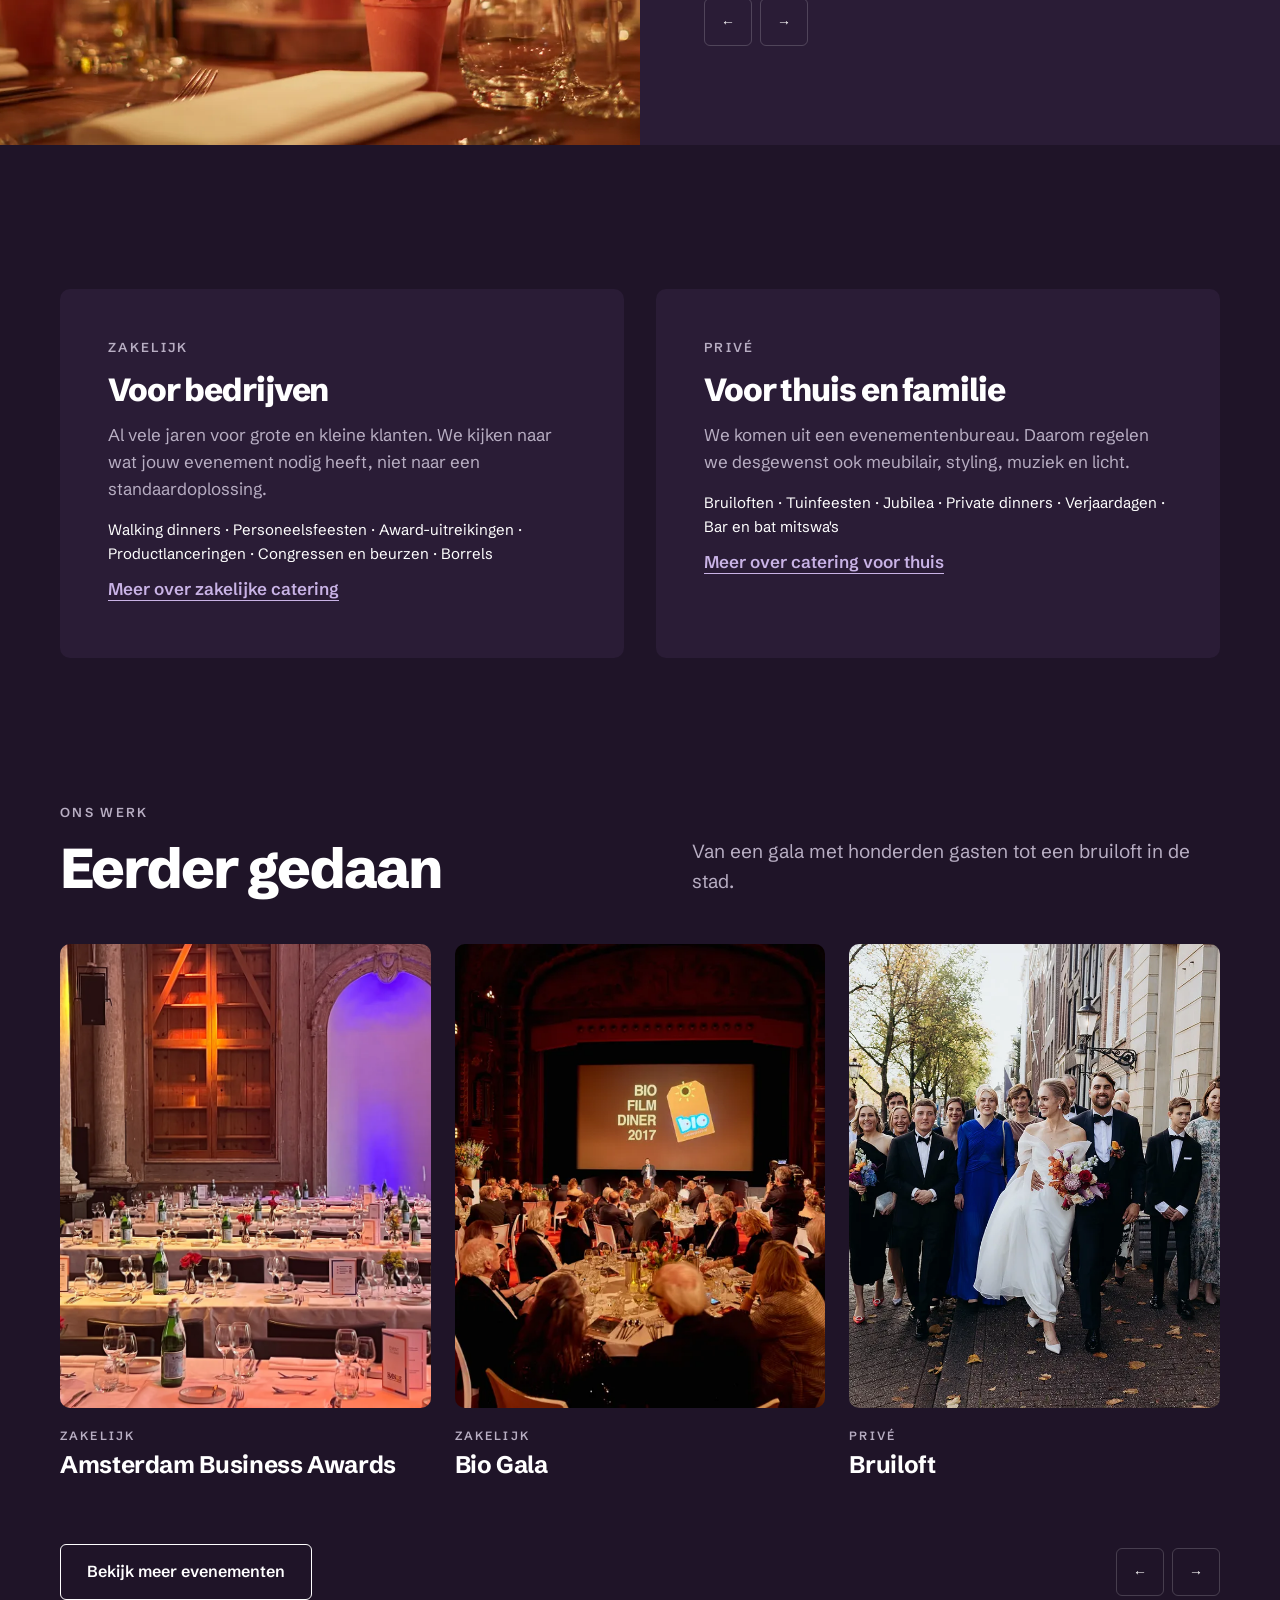
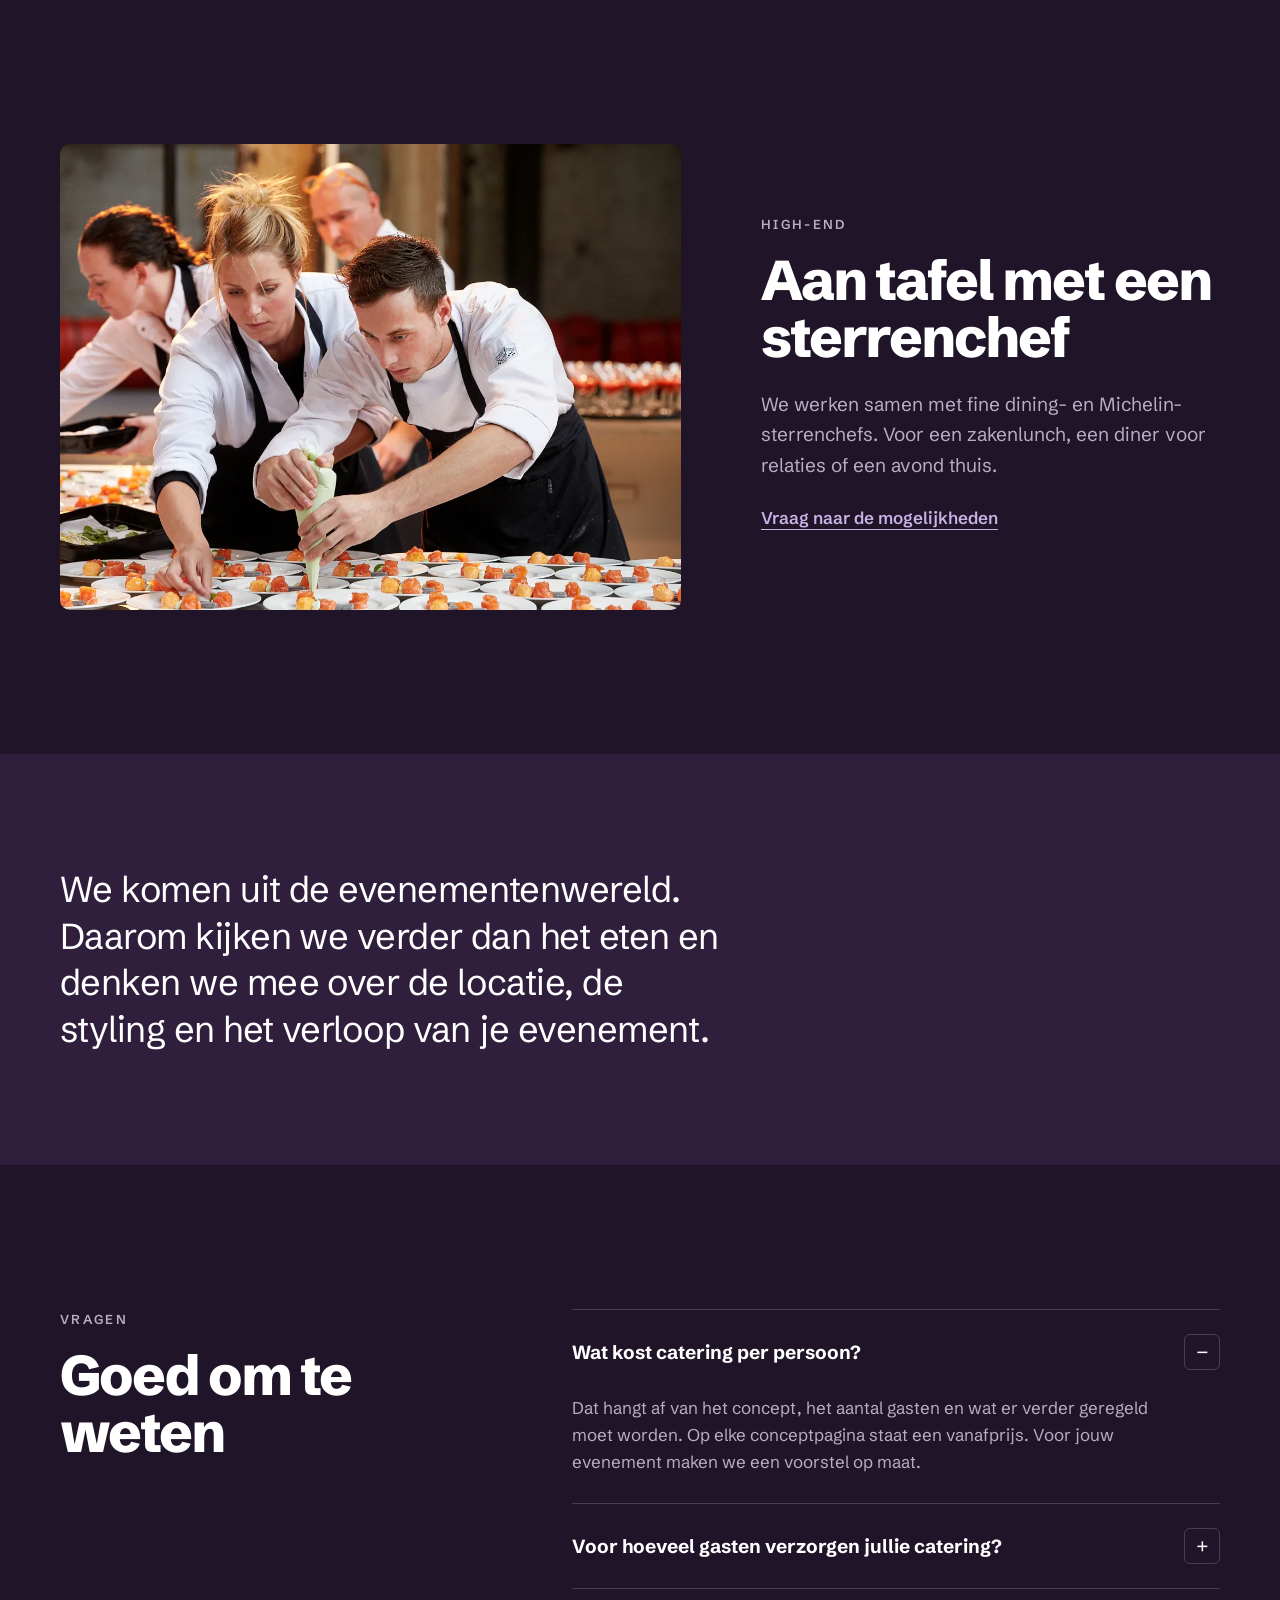
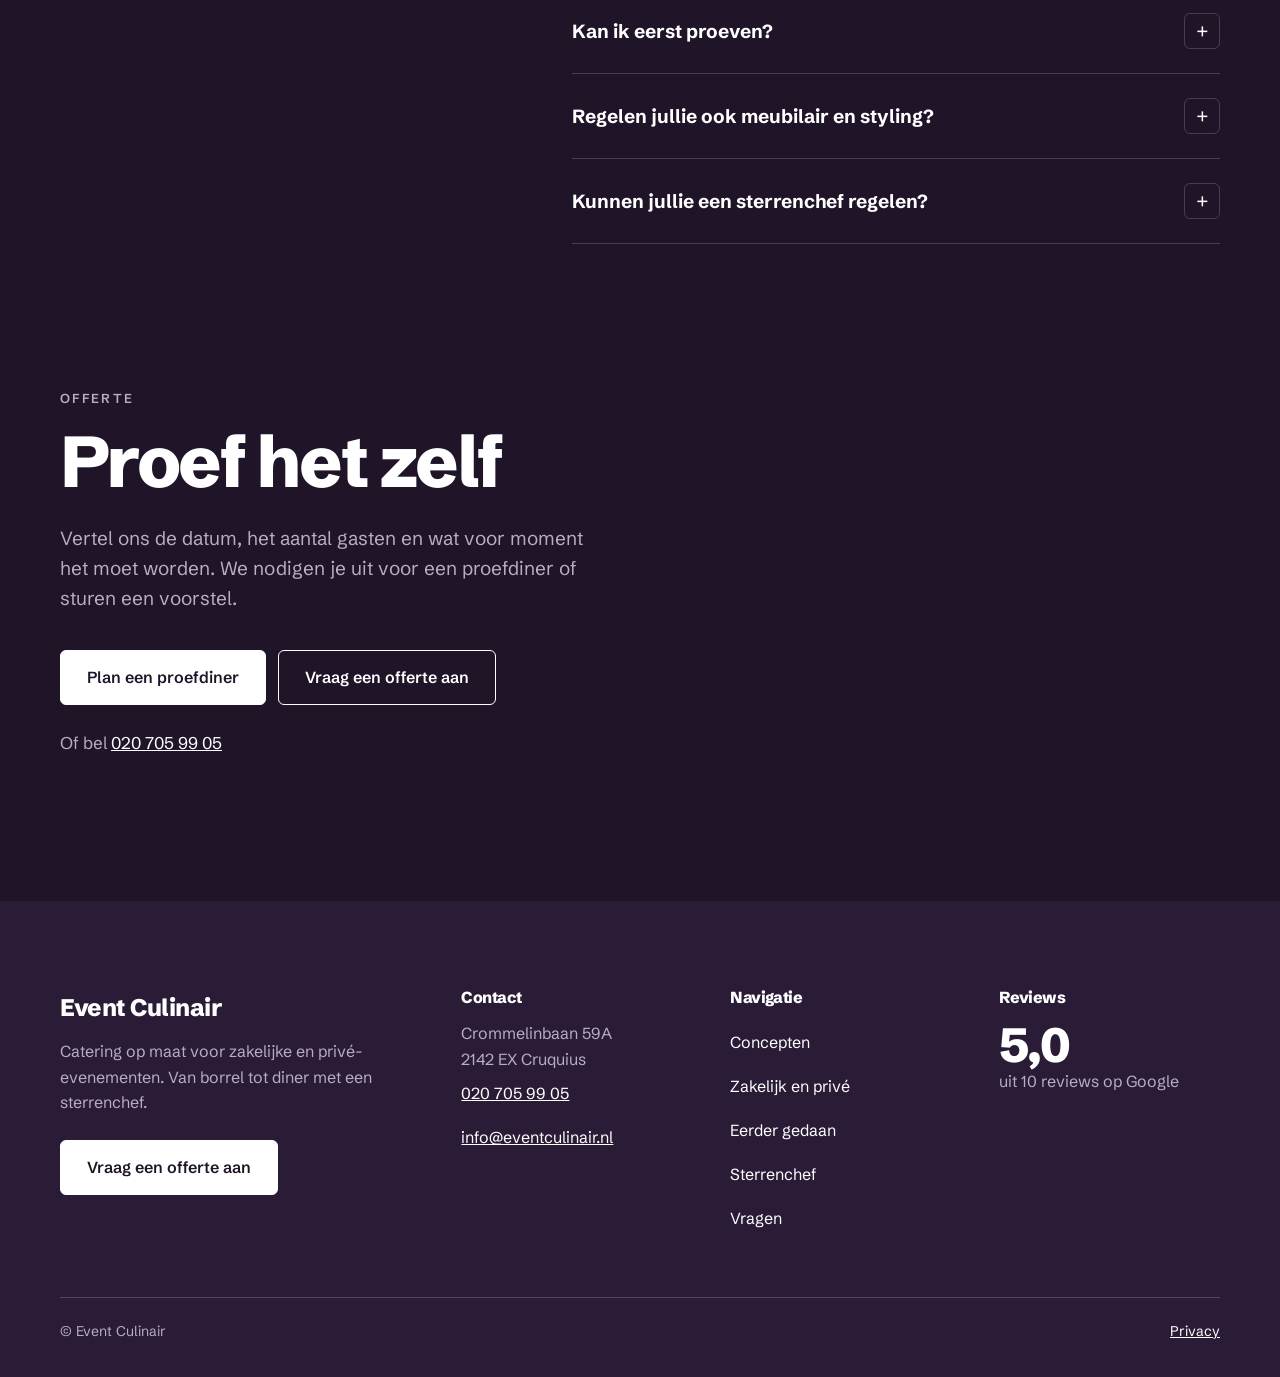
<file: b2.html>
<!DOCTYPE html><html lang="nl" data-thema="donker" data-header="rechts" data-hoeken="zacht" data-opbouw="open" data-kopletter="schibsted"><head><meta charset="utf-8"><meta name="viewport" content="width=device-width, initial-scale=1"><title>Catering voor zakelijke en privé-evenementen | Event Culinair</title><meta name="description" content="Event Culinair verzorgt catering op maat voor bedrijven en particulieren, van borrel tot diner met een sterrenchef. Eerst proeven kan altijd."><link rel="canonical" href="https://defdigital.github.io/event-culinair-mockup/b2"><meta name="robots" content="noindex, nofollow"><style>@font-face{font-family:Schibsted Grotesk;font-style:normal;font-display:swap;font-weight:400;src:url(_astro/schibsted-grotesk-latin-ext-400-normal.DHVTfbSM.woff2)format("woff2"),url(_astro/schibsted-grotesk-latin-ext-400-normal.DUPvg9bQ.woff)format("woff");unicode-range:U+100-2BA,U+2BD-2C5,U+2C7-2CC,U+2CE-2D7,U+2DD-2FF,U+304,U+308,U+329,U+1D00-1DBF,U+1E00-1E9F,U+1EF2-1EFF,U+2020,U+20A0-20AB,U+20AD-20C0,U+2113,U+2C60-2C7F,U+A720-A7FF}@font-face{font-family:Schibsted Grotesk;font-style:normal;font-display:swap;font-weight:400;src:url(_astro/schibsted-grotesk-latin-400-normal.DPhJBilQ.woff2)format("woff2"),url(_astro/schibsted-grotesk-latin-400-normal.BkiRe4WW.woff)format("woff");unicode-range:U+??,U+131,U+152-153,U+2BB-2BC,U+2C6,U+2DA,U+2DC,U+304,U+308,U+329,U+2000-206F,U+20AC,U+2122,U+2191,U+2193,U+2212,U+2215,U+FEFF,U+FFFD}@font-face{font-family:Schibsted Grotesk;font-style:normal;font-display:swap;font-weight:500;src:url(_astro/schibsted-grotesk-latin-ext-500-normal.Ch1izu81.woff2)format("woff2"),url(_astro/schibsted-grotesk-latin-ext-500-normal.BjmYCtCC.woff)format("woff");unicode-range:U+100-2BA,U+2BD-2C5,U+2C7-2CC,U+2CE-2D7,U+2DD-2FF,U+304,U+308,U+329,U+1D00-1DBF,U+1E00-1E9F,U+1EF2-1EFF,U+2020,U+20A0-20AB,U+20AD-20C0,U+2113,U+2C60-2C7F,U+A720-A7FF}@font-face{font-family:Schibsted Grotesk;font-style:normal;font-display:swap;font-weight:500;src:url(_astro/schibsted-grotesk-latin-500-normal.rf9C4Thp.woff2)format("woff2"),url(_astro/schibsted-grotesk-latin-500-normal.Ba39e-CX.woff)format("woff");unicode-range:U+??,U+131,U+152-153,U+2BB-2BC,U+2C6,U+2DA,U+2DC,U+304,U+308,U+329,U+2000-206F,U+20AC,U+2122,U+2191,U+2193,U+2212,U+2215,U+FEFF,U+FFFD}@font-face{font-family:Schibsted Grotesk;font-style:normal;font-display:swap;font-weight:700;src:url(_astro/schibsted-grotesk-latin-ext-700-normal.o210KhU4.woff2)format("woff2"),url(_astro/schibsted-grotesk-latin-ext-700-normal.DDW2aNyx.woff)format("woff");unicode-range:U+100-2BA,U+2BD-2C5,U+2C7-2CC,U+2CE-2D7,U+2DD-2FF,U+304,U+308,U+329,U+1D00-1DBF,U+1E00-1E9F,U+1EF2-1EFF,U+2020,U+20A0-20AB,U+20AD-20C0,U+2113,U+2C60-2C7F,U+A720-A7FF}@font-face{font-family:Schibsted Grotesk;font-style:normal;font-display:swap;font-weight:700;src:url(_astro/schibsted-grotesk-latin-700-normal.BkH0uJ1o.woff2)format("woff2"),url(_astro/schibsted-grotesk-latin-700-normal.Dz-okVa0.woff)format("woff");unicode-range:U+??,U+131,U+152-153,U+2BB-2BC,U+2C6,U+2DA,U+2DC,U+304,U+308,U+329,U+2000-206F,U+20AC,U+2122,U+2191,U+2193,U+2212,U+2215,U+FEFF,U+FFFD}@font-face{font-family:Schibsted Grotesk;font-style:normal;font-display:swap;font-weight:800;src:url(_astro/schibsted-grotesk-latin-ext-800-normal.CZWJQj-F.woff2)format("woff2"),url(_astro/schibsted-grotesk-latin-ext-800-normal.DS3YHxa9.woff)format("woff");unicode-range:U+100-2BA,U+2BD-2C5,U+2C7-2CC,U+2CE-2D7,U+2DD-2FF,U+304,U+308,U+329,U+1D00-1DBF,U+1E00-1E9F,U+1EF2-1EFF,U+2020,U+20A0-20AB,U+20AD-20C0,U+2113,U+2C60-2C7F,U+A720-A7FF}@font-face{font-family:Schibsted Grotesk;font-style:normal;font-display:swap;font-weight:800;src:url(_astro/schibsted-grotesk-latin-800-normal.CIaq-TR1.woff2)format("woff2"),url(_astro/schibsted-grotesk-latin-800-normal.Dl5-MP1T.woff)format("woff");unicode-range:U+??,U+131,U+152-153,U+2BB-2BC,U+2C6,U+2DA,U+2DC,U+304,U+308,U+329,U+2000-206F,U+20AC,U+2122,U+2191,U+2193,U+2212,U+2215,U+FEFF,U+FFFD}
</style><link rel="stylesheet" href="_astro/HomeR2.CDjIkIZb.css"><style>.ec-omlaag{align-items:flex-end;width:120px;height:48px;margin-left:-60px;display:flex;position:absolute;bottom:-1px;left:50%}.ec-omlaag_svg{width:120px;height:32px;display:block}.ec-omlaag_vorm{fill:var(--ec-wit)}.ec-omlaag_pijl{fill:none;stroke:var(--ec-inkt);stroke-width:1.8px;stroke-linecap:round;stroke-linejoin:round}.ec-omlaag:hover .ec-omlaag_pijl{stroke:var(--ec-paars)}.ec-omlaag:focus-visible{outline-offset:-4px}
@font-face{font-family:Archivo Variable;font-style:normal;font-display:swap;font-weight:100 900;font-stretch:62% 125%;src:url(_astro/archivo-vietnamese-wdth-normal.rJmnGBSt.woff2)format("woff2-variations");unicode-range:U+102-103,U+110-111,U+128-129,U+168-169,U+1A0-1A1,U+1AF-1B0,U+300-301,U+303-304,U+308-309,U+323,U+329,U+1EA0-1EF9,U+20AB}@font-face{font-family:Archivo Variable;font-style:normal;font-display:swap;font-weight:100 900;font-stretch:62% 125%;src:url(_astro/archivo-latin-ext-wdth-normal.7khWdh9v.woff2)format("woff2-variations");unicode-range:U+100-2BA,U+2BD-2C5,U+2C7-2CC,U+2CE-2D7,U+2DD-2FF,U+304,U+308,U+329,U+1D00-1DBF,U+1E00-1E9F,U+1EF2-1EFF,U+2020,U+20A0-20AB,U+20AD-20C0,U+2113,U+2C60-2C7F,U+A720-A7FF}@font-face{font-family:Archivo Variable;font-style:normal;font-display:swap;font-weight:100 900;font-stretch:62% 125%;src:url(_astro/archivo-latin-wdth-normal.DY7AcnAa.woff2)format("woff2-variations");unicode-range:U+??,U+131,U+152-153,U+2BB-2BC,U+2C6,U+2DA,U+2DC,U+304,U+308,U+329,U+2000-206F,U+20AC,U+2122,U+2191,U+2193,U+2212,U+2215,U+FEFF,U+FFFD}
*,:before,:after{box-sizing:border-box}html{-webkit-text-size-adjust:100%}body{background:var(--ec-wit);color:var(--ec-inkt);font-family:var(--ec-letter);margin:0;font-size:1.0625rem;line-height:1.6}h1,h2,h3{letter-spacing:-.035em;margin:0;font-weight:800;line-height:1.02}h3{letter-spacing:-.015em;font-weight:700;line-height:1.2}p,ul,ol{margin:0}a{color:var(--ec-paars)}img{max-width:100%;height:auto;display:block}:focus-visible{outline:3px solid var(--ec-paars);outline-offset:3px}@media (prefers-reduced-motion:reduce){*,:before,:after{scroll-behavior:auto!important;transition-duration:0s!important}}
</style></head><body><a class="ec-skip" href="#inhoud">Naar de inhoud</a><header class="ec-nav" data-nav><div class="ec-nav_binnen"><a class="ec-nav_logo" href="index.html" aria-label="Event Culinair, naar het overzicht van alle ontwerpen"><span class="ec-nav_logo-naam">Event Culinair</span><span class="ec-nav_logo-sub">Catering &amp; events</span></a><nav class="ec-nav_menu" aria-label="Hoofdmenu"><ul class="ec-nav_links"><li><a class="ec-nav_link" href="#concepten">Concepten</a></li><li><a class="ec-nav_link" href="#voor-wie">Zakelijk en privé</a></li><li><a class="ec-nav_link" href="#cases">Eerder gedaan</a></li><li><a class="ec-nav_link" href="#chefs">Sterrenchef</a></li><li><a class="ec-nav_link" href="#vragen">Vragen</a></li></ul></nav><details class="ec-nav_mobiel"><summary class="ec-nav_knop">Menu</summary><ul class="ec-nav_mobiel-lijst"><li><a class="ec-nav_link" href="#concepten">Concepten</a></li><li><a class="ec-nav_link" href="#voor-wie">Zakelijk en privé</a></li><li><a class="ec-nav_link" href="#cases">Eerder gedaan</a></li><li><a class="ec-nav_link" href="#chefs">Sterrenchef</a></li><li><a class="ec-nav_link" href="#vragen">Vragen</a></li><li><a class="ec-nav_link" href="#offerte">Offerte aanvragen</a></li></ul></details><a class="ec-knop ec-nav_offerte" href="#offerte">Offerte</a></div></header><main id="inhoud"><section class="ec-hero" data-hero><div class="ec-hero_kader" data-slideshow aria-roledescription="slideshow" aria-label="Sfeerfoto's"><img class="ec-dia is-actief" src="foto/zaal-hanglampen.webp" alt="Gedekte tafels in een grote hal met hangende lampen" width="1280" height="853" sizes="100vw" loading="eager" decoding="async"><img class="ec-dia" src="foto/oesters-ijs.webp" alt="Oesters op ijs in een houten kistje" width="1280" height="853" sizes="100vw" loading="lazy" decoding="async"><img class="ec-dia" src="foto/garnalen-schaaltjes.webp" alt="Garnalen op prikkers in witte schaaltjes" width="1280" height="853" sizes="100vw" loading="lazy" decoding="async"><div class="ec-hero_scherm"></div><div class="ec-hero_inhoud"><p class="ec-boventitel">Proef eerst, beslis daarna</p><h1 class="ec-hero_titel">Catering op maat voor zakelijke en privé-evenementen</h1><p class="ec-hero_intro">Van een borrel met bitterballen tot een diner met een sterrenchef. Altijd afgestemd op je gasten.</p><a class="ec-knop ec-knop--foto" href="#offerte">Plan een proefdiner</a></div><a class="ec-omlaag" href="#concepten" aria-label="Naar beneden"><svg class="ec-omlaag_svg" viewBox="0 0 120 32" aria-hidden="true"><path class="ec-omlaag_vorm" d="M0 32 C30 32 36 0 60 0 C84 0 90 32 120 32 Z"></path><path class="ec-omlaag_pijl" d="M53 15 L60 21 L67 15"></path></svg></a></div></section><section class="ec-sectie" id="concepten" aria-labelledby="concepten-kop"><div class="ec-container"><p class="ec-boventitel">Concepten</p><h2 class="ec-sectietitel" id="concepten-kop">Catering voor elk soort evenement</h2><ul class="ec-concepten"><li class="ec-concept"><h3 class="ec-concept_titel">Corporate catering</h3><p class="ec-concept_tekst">Van sponsordiner tot productlancering, voor grote en kleine klanten. Altijd op maat, nooit een standaardmenu. En de bitterbal gaat er bij ons nog altijd in.</p><img class="ec-concept_foto" src="foto/chef-snijdt-gasten.webp" alt="Chef snijdt vlees voor gasten aan een buffettafel" width="1280" height="853" sizes="(max-width: 767px) 100vw, (max-width: 991px) 50vw, 33vw" loading="lazy" decoding="async"><a class="ec-knop ec-knop--lijn ec-concept_knop" href="#offerte">Bekijk corporate catering</a></li><li class="ec-concept"><h3 class="ec-concept_titel">Private events</h3><p class="ec-concept_tekst">Bruiloften, jubilea, tuinfeesten en private dinners. Wij koken en organiseren mee, van meubilair en styling tot muziek en licht.</p><img class="ec-concept_foto" src="foto/tartaar-borden.webp" alt="Borden met tartaar en microgroen in een rij" width="1280" height="853" sizes="(max-width: 767px) 100vw, (max-width: 991px) 50vw, 33vw" loading="lazy" decoding="async"><a class="ec-knop ec-knop--lijn ec-concept_knop" href="#offerte">Bekijk private events</a></li><li class="ec-concept"><h3 class="ec-concept_titel">High-end catering</h3><p class="ec-concept_tekst">Een lunch of diner met een fine dining- of Michelin-sterrenchef, op jouw locatie en afgestemd op je gasten. De beschikbaarheid van de chef is op aanvraag.</p><img class="ec-concept_foto" src="foto/vis-fine-dining.webp" alt="Opgemaakt visgerecht met groene saus op een wit bord" width="1280" height="853" sizes="(max-width: 767px) 100vw, (max-width: 991px) 50vw, 33vw" loading="lazy" decoding="async"><a class="ec-knop ec-knop--lijn ec-concept_knop" href="#offerte">Bekijk high-end catering</a></li><li class="ec-concept"><h3 class="ec-concept_titel">Borrels en bites</h3><p class="ec-concept_tekst">Een borrel na het werk, bij een opening of na een congres. Bites, drankjes en de bitterbal, voor een kleine groep of een volle zaal.</p><img class="ec-concept_foto" src="foto/borrel-gasten-wijn.webp" alt="Gasten met een glas wijn in gesprek tijdens een borrel" width="1280" height="853" sizes="(max-width: 767px) 100vw, (max-width: 991px) 50vw, 33vw" loading="lazy" decoding="async"><a class="ec-knop ec-knop--lijn ec-concept_knop" href="#offerte">Bekijk borrels en bites</a></li><li class="ec-concept"><h3 class="ec-concept_titel">Concept catering</h3><p class="ec-concept_tekst">Eten, drinken en styling die passen bij het thema van je evenement. Een kleurthema, een filmthema of van bron tot bord met lokale leveranciers: wij denken mee.</p><img class="ec-concept_foto" src="foto/zaal-paars-gasten.webp" alt="Evenementenhal met groene aankleding en hangende lampen boven de gasten" width="1280" height="853" sizes="(max-width: 767px) 100vw, (max-width: 991px) 50vw, 33vw" loading="lazy" decoding="async"><a class="ec-knop ec-knop--lijn ec-concept_knop" href="#offerte">Bekijk concept catering</a></li><li class="ec-concept"><h3 class="ec-concept_titel">Specials</h3><p class="ec-concept_tekst">Bijzondere formules voor bijzondere momenten. Vertel ons wat je in gedachten hebt, dan kijken we samen wat er mogelijk is.</p><img class="ec-concept_foto" src="foto/cocktail-roze.webp" alt="Rood dessert in een glaasje met fruit" width="1280" height="853" sizes="(max-width: 767px) 100vw, (max-width: 991px) 50vw, 33vw" loading="lazy" decoding="async"><a class="ec-knop ec-knop--lijn ec-concept_knop" href="#offerte">Bekijk specials</a></li></ul></div></section><section class="ec-band" aria-labelledby="reviews-kop"><img class="ec-band_foto" src="foto/tafel-kaarslicht.webp" alt width="1280" height="853" sizes="100vw" loading="lazy" decoding="async"><div class="ec-band_scherm"></div><div class="ec-carrousel" data-carrousel data-auto aria-roledescription="carrousel"><p class="ec-boventitel" id="reviews-kop">5,0 uit 10 reviews op Google</p><ul class="ec-carrousel_baan" data-baan tabindex="0" aria-label="Reviews, scroll horizontaal"><li class="ec-carrousel_dia" aria-roledescription="dia" aria-label="1 van 3"><blockquote class="ec-band_citaat"><p>“Zeer aan te raden om je event bij dit bedrijf te laten verzorgen. De afspraken qua tijd zijn correct en de reactie is snel. Mijn gasten hebben genoten van het heerlijk buffet.”</p><footer>L Andriessen · Google</footer></blockquote></li><li class="ec-carrousel_dia" aria-roledescription="dia" aria-label="2 van 3"><blockquote class="ec-band_citaat"><p>“Wij zijn ontzettend blij met onze samenwerking met Event Culinair! Ze zijn ervaren, professioneel en denken graag mee op verschillende vlakken.”</p><footer>Refined Agency · Google</footer></blockquote></li><li class="ec-carrousel_dia" aria-roledescription="dia" aria-label="3 van 3"><blockquote class="ec-band_citaat"><p>“Heerlijk gegeten, ouderwets lekkere stampotten. Aanrader!”</p><footer>Dennis van der Vleuten · Google</footer></blockquote></li></ul><div class="ec-carrousel_bediening" data-bediening hidden><button class="ec-carrousel_knop" type="button" data-vorige aria-label="Vorige review">←</button><button class="ec-carrousel_knop" type="button" data-volgende aria-label="Volgende review">→</button></div></div></section><section class="ec-sectie" id="voor-wie" aria-label="Zakelijk en privé"><div class="ec-container ec-voorwie"><article class="ec-doelgroep"><p class="ec-boventitel">Zakelijk</p><h2 class="ec-doelgroep_kop">Voor bedrijven</h2><p class="ec-doelgroep_tekst">Al vele jaren voor grote en kleine klanten. We kijken naar wat jouw evenement nodig heeft, niet naar een standaardoplossing.</p><p class="ec-doelgroep_lijst">Walking dinners · Personeelsfeesten · Award-uitreikingen · Productlanceringen · Congressen en beurzen · Borrels</p><a class="ec-tekstlink" href="#offerte">Meer over zakelijke catering</a></article><article class="ec-doelgroep"><p class="ec-boventitel">Privé</p><h2 class="ec-doelgroep_kop">Voor thuis en familie</h2><p class="ec-doelgroep_tekst">We komen uit een evenementenbureau. Daarom regelen we desgewenst ook meubilair, styling, muziek en licht.</p><p class="ec-doelgroep_lijst">Bruiloften · Tuinfeesten · Jubilea · Private dinners · Verjaardagen · Bar en bat mitswa&#39;s</p><a class="ec-tekstlink" href="#offerte">Meer over catering voor thuis</a></article></div></section><section class="ec-sectie ec-cases" id="cases" aria-labelledby="cases-kop"><div class="ec-container ec-carrousel" data-carrousel data-auto aria-roledescription="carrousel"><div class="ec-cases_kop"><div><p class="ec-boventitel">Ons werk</p><h2 class="ec-sectietitel" id="cases-kop">Eerder gedaan</h2></div><p class="ec-lead">Van een gala met honderden gasten tot een bruiloft in de stad.</p></div><ul class="ec-carrousel_baan" data-baan tabindex="0" aria-label="Eerder gedaan, scroll horizontaal"><li class="ec-carrousel_dia" aria-roledescription="dia" aria-label="1 van 6"><a class="ec-case_link" href="#cases"><img class="ec-case_foto" src="foto/amsterdam-business-awards.webp" alt="Lange gedekte tafels in een historische zaal met paars licht" width="1280" height="853" sizes="(max-width: 767px) 85vw, (max-width: 991px) 50vw, 33vw" loading="lazy" decoding="async"><span class="ec-case_soort">Zakelijk</span><h3 class="ec-case_titel">Amsterdam Business Awards</h3></a></li><li class="ec-carrousel_dia" aria-roledescription="dia" aria-label="2 van 6"><a class="ec-case_link" href="#cases"><img class="ec-case_foto" src="foto/bio-gala.webp" alt="Gala-diner met ronde tafels in een theaterzaal" width="1280" height="853" sizes="(max-width: 767px) 85vw, (max-width: 991px) 50vw, 33vw" loading="lazy" decoding="async"><span class="ec-case_soort">Zakelijk</span><h3 class="ec-case_titel">Bio Gala</h3></a></li><li class="ec-carrousel_dia" aria-roledescription="dia" aria-label="3 van 6"><a class="ec-case_link" href="#cases"><img class="ec-case_foto" src="foto/bruiloft-stoet.webp" alt="Bruidspaar en gasten lopen door een Amsterdamse straat" width="1280" height="853" sizes="(max-width: 767px) 85vw, (max-width: 991px) 50vw, 33vw" loading="lazy" decoding="async"><span class="ec-case_soort">Privé</span><h3 class="ec-case_titel">Bruiloft</h3></a></li><li class="ec-carrousel_dia" aria-roledescription="dia" aria-label="4 van 6"><a class="ec-case_link" href="#cases"><img class="ec-case_foto" src="foto/private-dining-tafel.webp" alt="Lange gedekte tafel met witte servetten in een donkere salon" width="1280" height="853" sizes="(max-width: 767px) 85vw, (max-width: 991px) 50vw, 33vw" loading="lazy" decoding="async"><span class="ec-case_soort">Zakelijk</span><h3 class="ec-case_titel">G-Star presentatie en personeelsfeest</h3></a></li><li class="ec-carrousel_dia" aria-roledescription="dia" aria-label="5 van 6"><a class="ec-case_link" href="#cases"><img class="ec-case_foto" src="foto/james-bond-premiere.webp" alt="Gasten voor een verlicht theater in de avond" width="1280" height="853" sizes="(max-width: 767px) 85vw, (max-width: 991px) 50vw, 33vw" loading="lazy" decoding="async"><span class="ec-case_soort">Zakelijk</span><h3 class="ec-case_titel">James Bond-première</h3></a></li><li class="ec-carrousel_dia" aria-roledescription="dia" aria-label="6 van 6"><a class="ec-case_link" href="#cases"><img class="ec-case_foto" src="foto/tijdschriftengala.webp" alt="Verlichte bar met bloemstukken in een grote evenementenhal" width="1280" height="853" sizes="(max-width: 767px) 85vw, (max-width: 991px) 50vw, 33vw" loading="lazy" decoding="async"><span class="ec-case_soort">Zakelijk</span><h3 class="ec-case_titel">Tijdschriftengala</h3></a></li></ul><div class="ec-cases_onder"><a class="ec-knop ec-knop--lijn" href="#cases">Bekijk meer evenementen</a><div class="ec-carrousel_bediening" data-bediening hidden><button class="ec-carrousel_knop" type="button" data-vorige aria-label="Vorig evenement">←</button><button class="ec-carrousel_knop" type="button" data-volgende aria-label="Volgend evenement">→</button></div></div></div></section><section class="ec-sectie ec-chefs" id="chefs" aria-labelledby="chefs-kop"><div class="ec-container ec-chefs_raster"><img class="ec-chefs_foto" src="foto/koks-opmaken-2.webp" alt="Koks maken borden op voor een diner" width="1280" height="853" sizes="(max-width: 991px) 100vw, 55vw" loading="lazy" decoding="async"><div class="ec-chefs_tekst"><p class="ec-boventitel">High-end</p><h2 class="ec-sectietitel" id="chefs-kop">Aan tafel met een sterrenchef</h2><p class="ec-lead">We werken samen met fine dining- en Michelin-sterrenchefs. Voor een zakenlunch, een diner voor relaties of een avond thuis.</p><a class="ec-tekstlink" href="#offerte">Vraag naar de mogelijkheden</a></div></div></section><section class="ec-intro" id="intro"><div class="ec-container ec-intro_binnen"><p class="ec-intro_tekst">We komen uit de evenementenwereld. Daarom kijken we verder dan het eten en denken we mee over de locatie, de styling en het verloop van je evenement.</p></div></section><section class="ec-sectie" id="vragen" aria-labelledby="vragen-kop"><div class="ec-container ec-vragen_raster"><div><p class="ec-boventitel">Vragen</p><h2 class="ec-sectietitel" id="vragen-kop">Goed om te weten</h2></div><div class="ec-vragen"><details class="ec-vraag" open><summary class="ec-vraag_vraag">Wat kost catering per persoon?</summary><p class="ec-vraag_antwoord">Dat hangt af van het concept, het aantal gasten en wat er verder geregeld moet worden. Op elke conceptpagina staat een vanafprijs. Voor jouw evenement maken we een voorstel op maat.</p></details><details class="ec-vraag"><summary class="ec-vraag_vraag">Voor hoeveel gasten verzorgen jullie catering?</summary><p class="ec-vraag_antwoord">Voor grote en kleine evenementen. Van een borrel voor een afdeling tot een gala met honderden gasten.</p></details><details class="ec-vraag"><summary class="ec-vraag_vraag">Kan ik eerst proeven?</summary><p class="ec-vraag_antwoord">Ja. Je kunt bij ons een proefdiner aanvragen, zodat je weet wat je gasten krijgen.</p></details><details class="ec-vraag"><summary class="ec-vraag_vraag">Regelen jullie ook meubilair en styling?</summary><p class="ec-vraag_antwoord">Ja, als je dat wilt. We denken mee over het concept of nemen de hele organisatie over: meubilair, styling, muziek, licht en geluid.</p></details><details class="ec-vraag"><summary class="ec-vraag_vraag">Kunnen jullie een sterrenchef regelen?</summary><p class="ec-vraag_antwoord">We werken samen met fine dining- en Michelin-sterrenchefs. Of een chef beschikbaar is, hangt af van de datum.</p></details></div></div></section><section class="ec-afsluiter" id="offerte" aria-labelledby="offerte-kop"><div class="ec-container ec-afsluiter_binnen"><p class="ec-boventitel">Offerte</p><h2 class="ec-afsluiter_titel" id="offerte-kop">Proef het zelf</h2><p class="ec-lead">Vertel ons de datum, het aantal gasten en wat voor moment het moet worden. We nodigen je uit voor een proefdiner of sturen een voorstel.</p><div class="ec-knoppen"><a class="ec-knop" href="#offerte">Plan een proefdiner</a><a class="ec-knop ec-knop--lijn" href="#offerte">Vraag een offerte aan</a></div><p class="ec-afsluiter_bel">Of bel <a href="tel:+31207059905">020 705 99 05</a></p></div></section></main><footer class="ec-footer"><div class="ec-container ec-footer_raster"><div><p class="ec-footer_logo">Event Culinair</p><p class="ec-footer_tekst">Catering op maat voor zakelijke en privé-evenementen. Van borrel tot diner met een sterrenchef.</p><a class="ec-knop ec-footer_knop" href="#offerte">Vraag een offerte aan</a></div><div><h2 class="ec-footer_kop">Contact</h2><p class="ec-footer_tekst">Crommelinbaan 59A<br>2142 EX Cruquius</p><p><a href="tel:+31207059905">020 705 99 05</a><br><a href="mailto:info@eventculinair.nl">info@eventculinair.nl</a></p></div><div><h2 class="ec-footer_kop">Navigatie</h2><ul class="ec-footer_lijst"><li><a href="#concepten">Concepten</a></li><li><a href="#voor-wie">Zakelijk en privé</a></li><li><a href="#cases">Eerder gedaan</a></li><li><a href="#chefs">Sterrenchef</a></li><li><a href="#vragen">Vragen</a></li></ul></div><div><h2 class="ec-footer_kop">Reviews</h2><p class="ec-footer_score">5,0</p><p class="ec-footer_tekst">uit 10 reviews op Google</p></div></div><div class="ec-container ec-footer_onder"><p>© Event Culinair</p><p><a href="#inhoud">Privacy</a></p></div></footer><script type="module">var e=!window.matchMedia(`(prefers-reduced-motion: reduce)`).matches,t=document.querySelector(`[data-nav]`),n=document.querySelector(`[data-hero]`);if(t&&n){let e=()=>t.classList.toggle(`ec-nav--transparant`,window.scrollY<n.offsetHeight-t.offsetHeight);e(),window.addEventListener(`scroll`,e,{passive:!0}),window.addEventListener(`resize`,e)}var r=document.querySelector(`[data-slideshow]`);if(r){let t=[...r.querySelectorAll(`.ec-dia`)],n=r.querySelector(`[data-slideshow-pauze]`),i=0,a=e,o=()=>{n&&(n.textContent=a?`Pauze`:`Afspelen`,n.setAttribute(`aria-pressed`,String(!a)))};n&&t.length>1&&(n.hidden=!1,o(),n.addEventListener(`click`,()=>{a=!a,o()})),setInterval(()=>{!a||t.length<2||(t[i].classList.remove(`is-actief`),i=(i+1)%t.length,t[i].classList.add(`is-actief`))},6e3)}for(let t of document.querySelectorAll(`[data-carrousel]`)){let n=t.querySelector(`[data-baan]`),r=t.querySelector(`[data-bediening]`),i=t.querySelector(`[data-pauze]`),a=()=>{let[e,t]=n.children;return t?t.offsetLeft-e.offsetLeft:n.clientWidth},o=()=>Math.max(1,Math.round((n.scrollWidth-n.clientWidth)/a())+1),s=()=>Math.round(n.scrollLeft/a()),c=e=>n.scrollTo({left:(e%o()+o())%o()*a(),behavior:`smooth`});r&&(r.hidden=!1),t.querySelector(`[data-vorige]`)?.addEventListener(`click`,()=>c(s()-1)),t.querySelector(`[data-volgende]`)?.addEventListener(`click`,()=>c(s()+1));let l=t.hasAttribute(`data-auto`),u=l&&e,d=!1,f=()=>{i&&(i.textContent=u?`Pauze`:`Afspelen`,i.setAttribute(`aria-pressed`,String(!u)))};f(),i?.addEventListener(`click`,()=>{u=!u,f()}),t.addEventListener(`mouseenter`,()=>d=!0),t.addEventListener(`mouseleave`,()=>d=!1),t.addEventListener(`focusin`,()=>d=!0),t.addEventListener(`focusout`,()=>d=!1),l&&setInterval(()=>{u&&!d&&c(s()+1)},6e3)}</script></body></html>
</file>
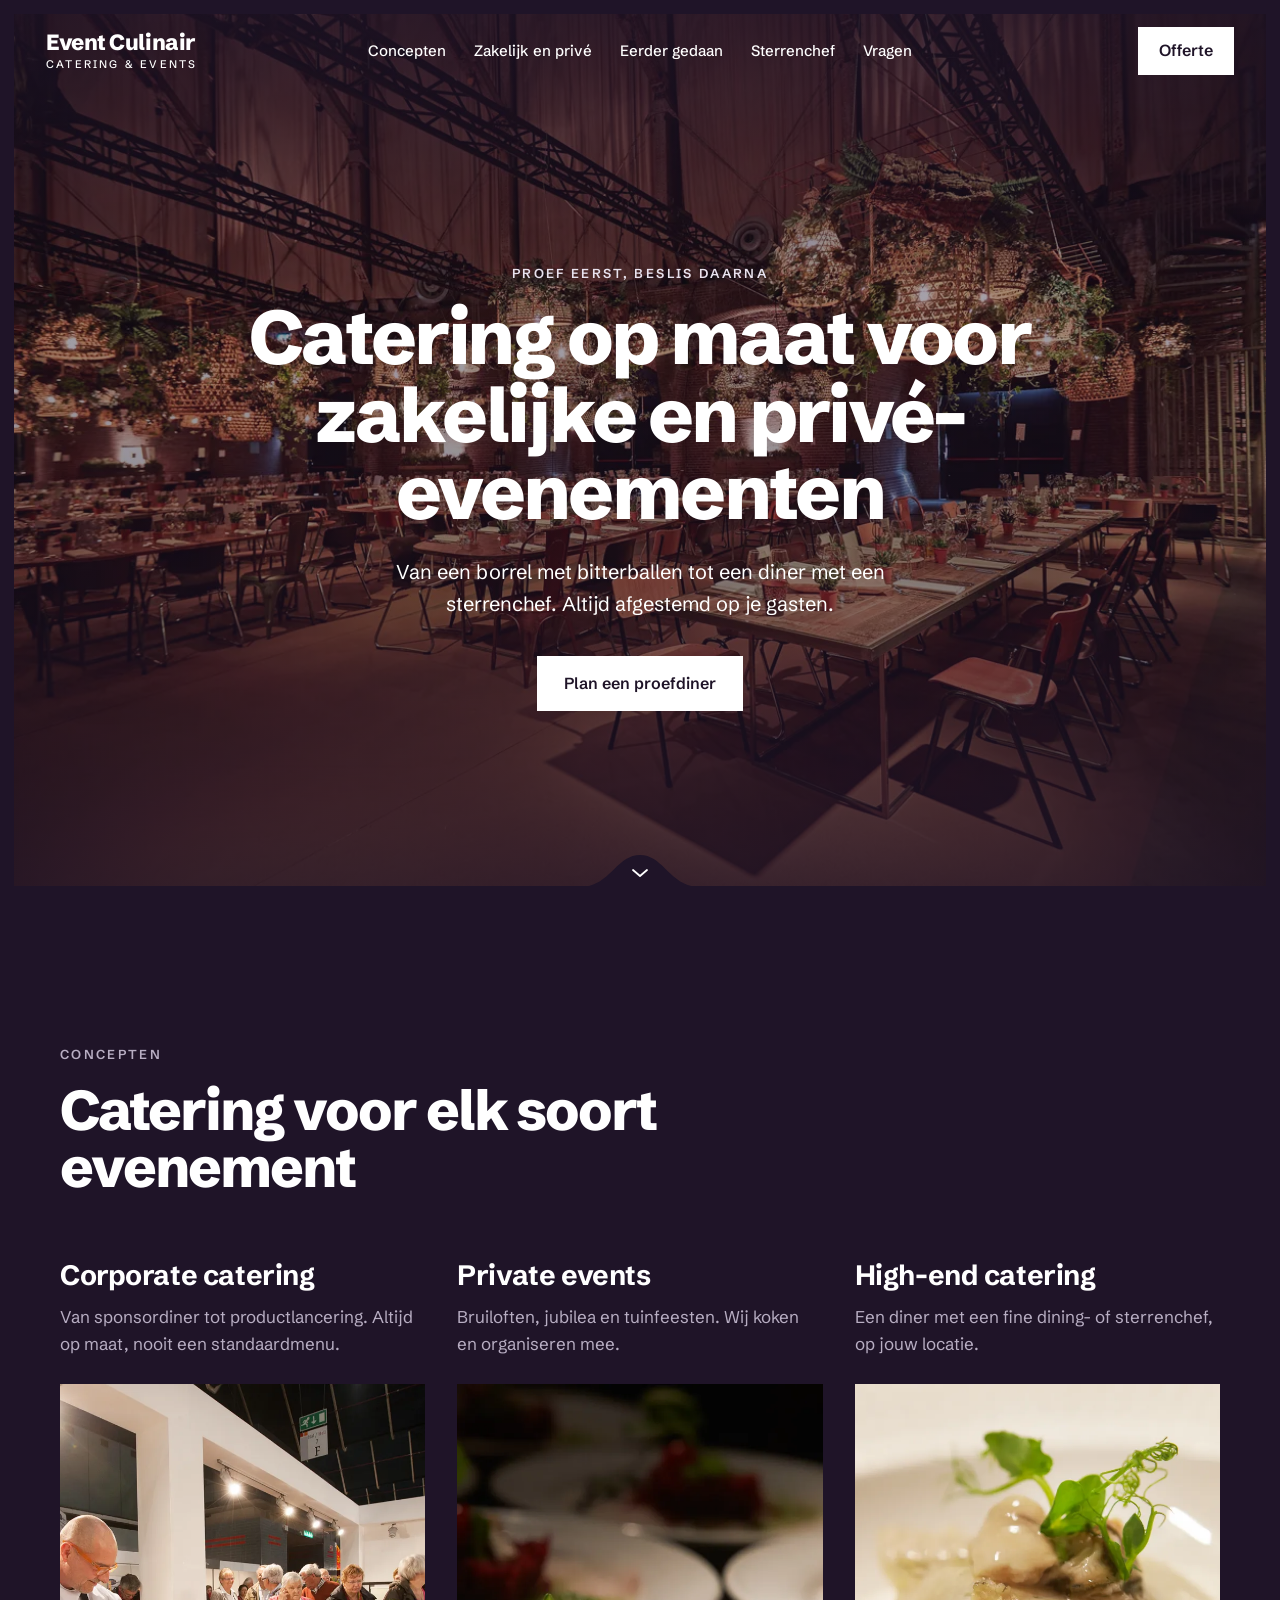
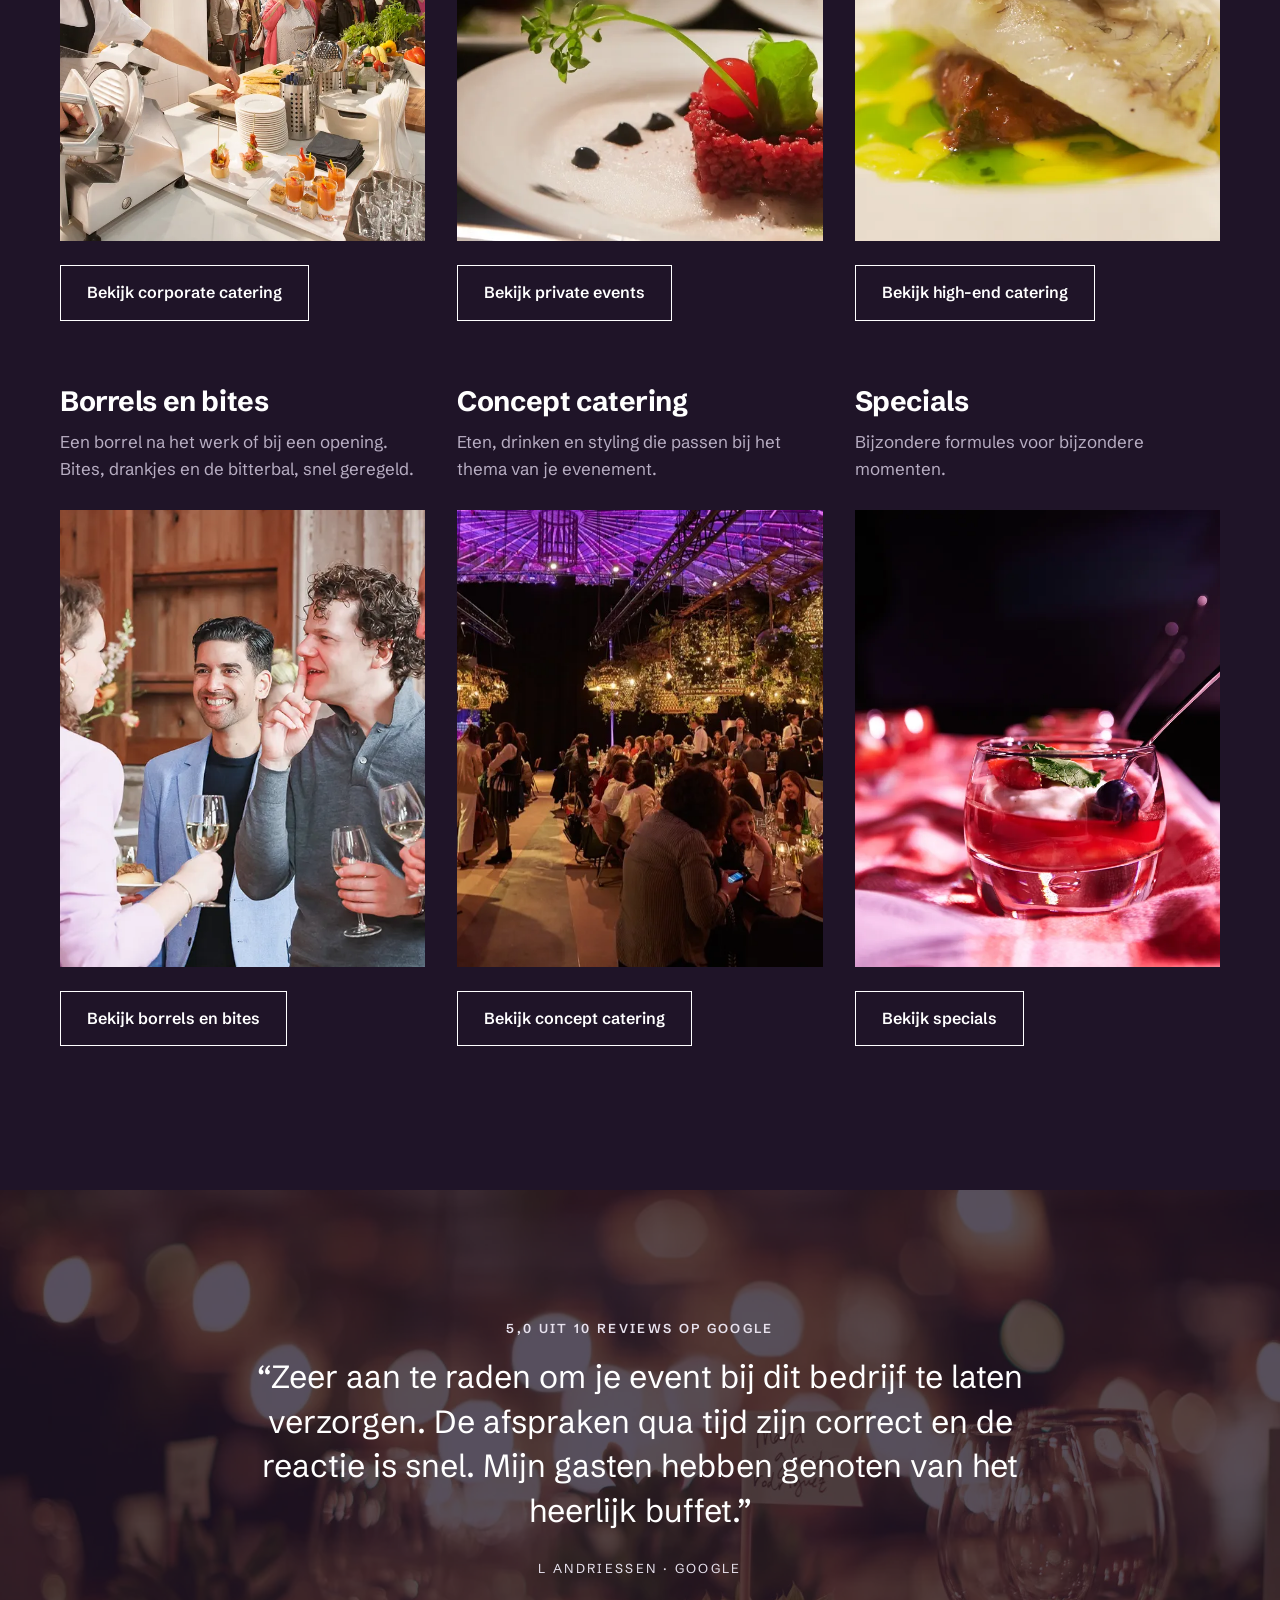
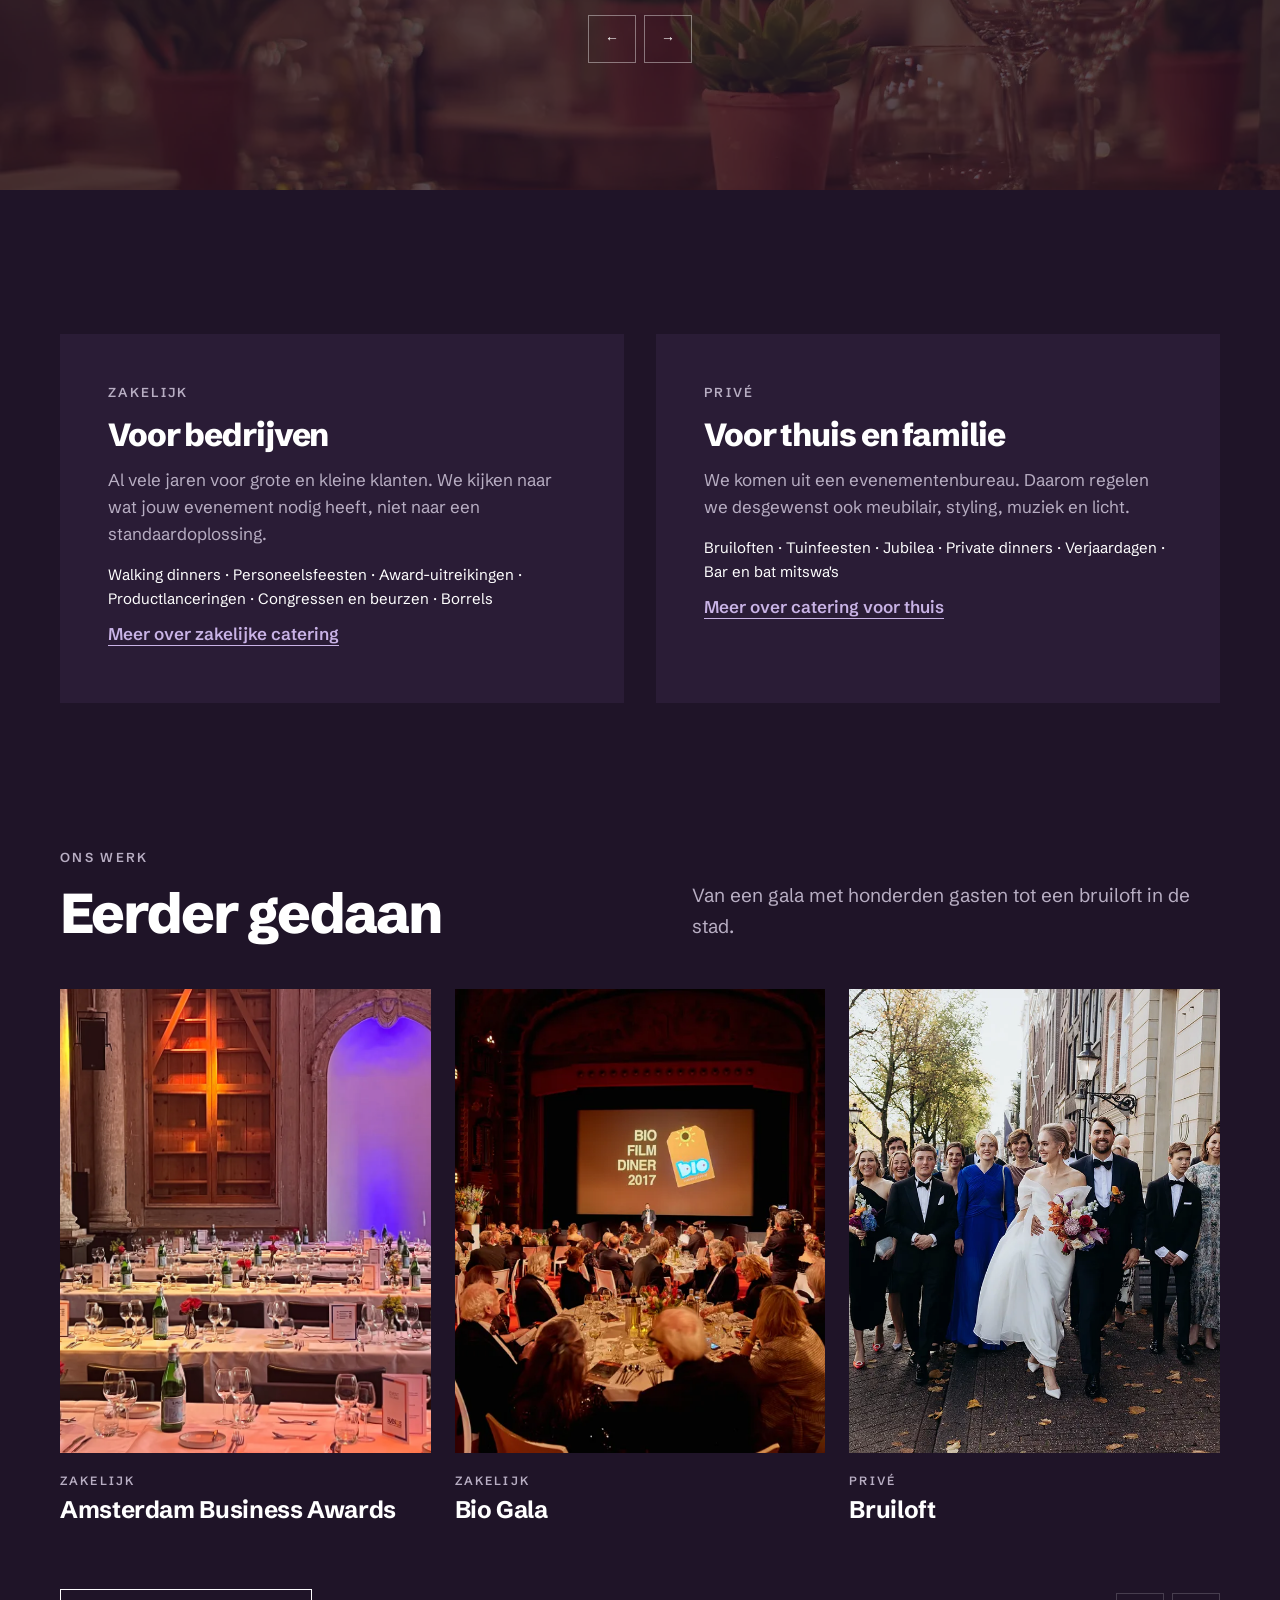
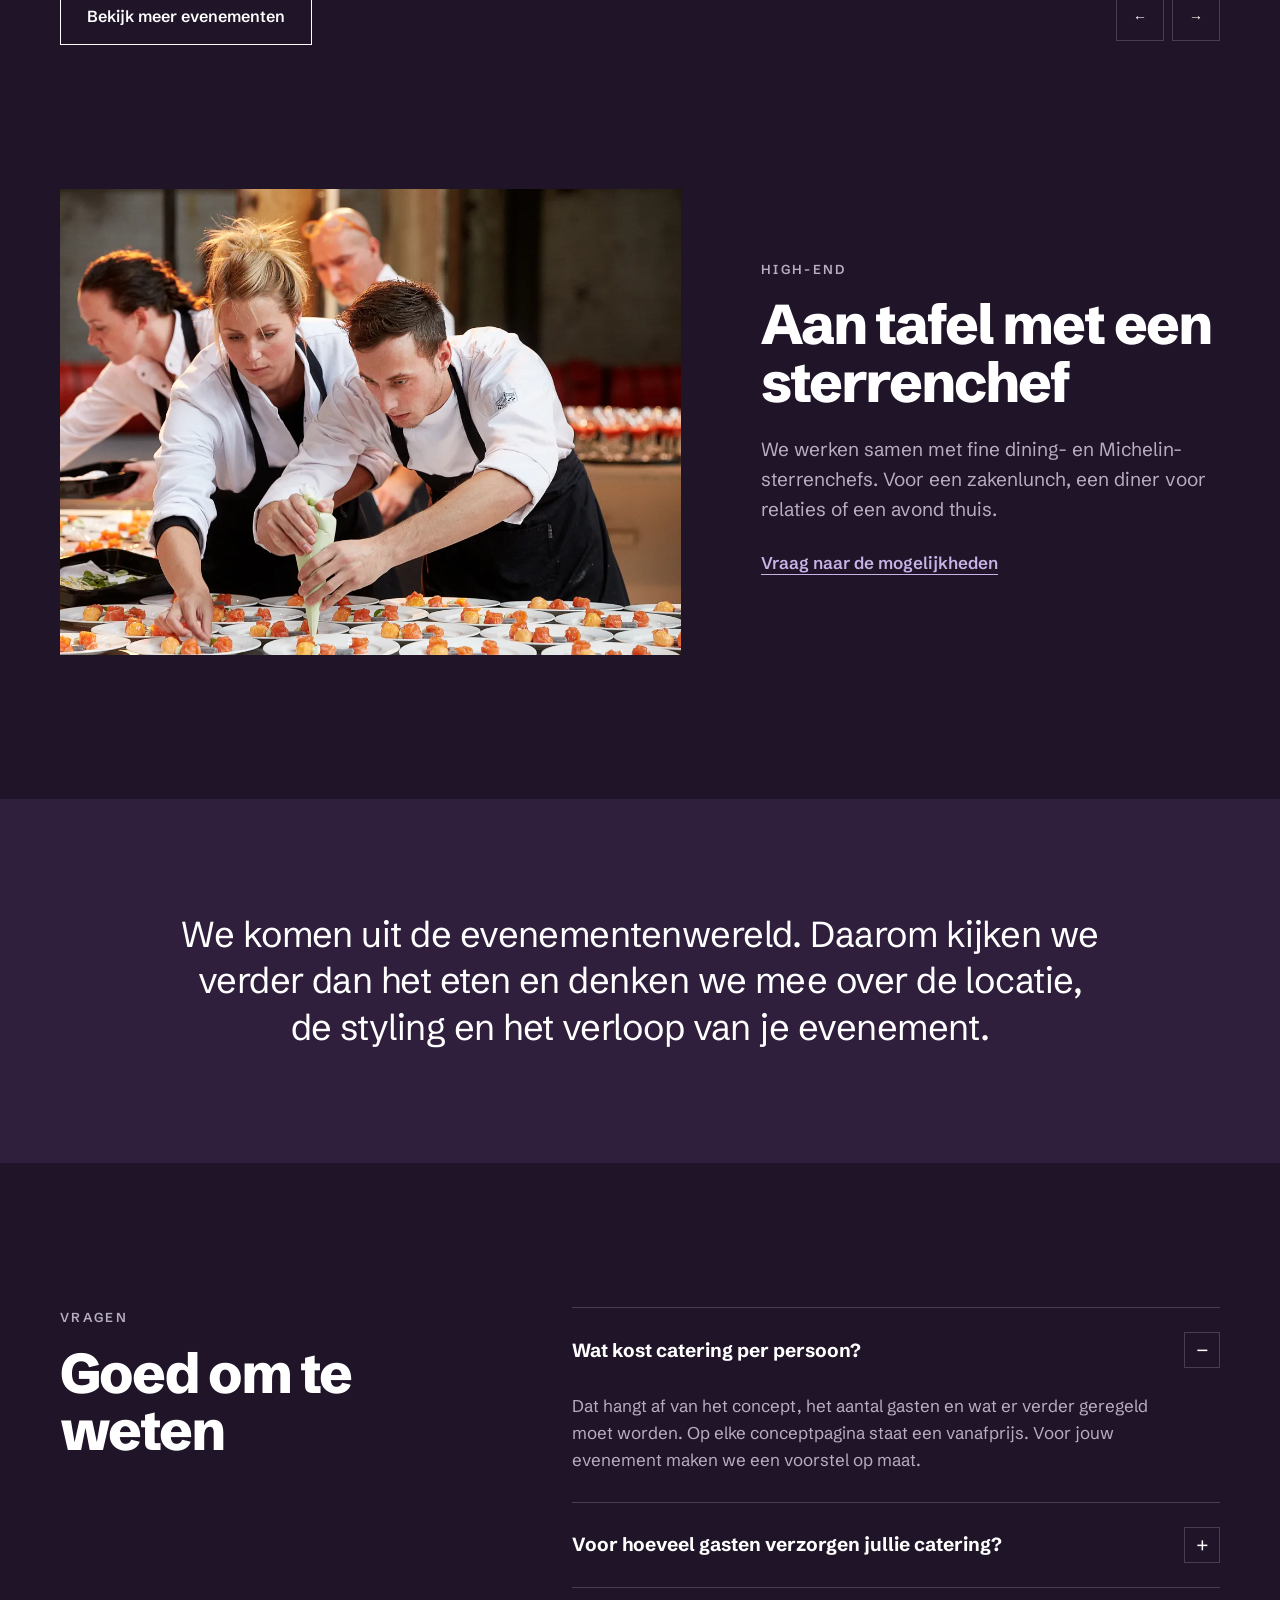
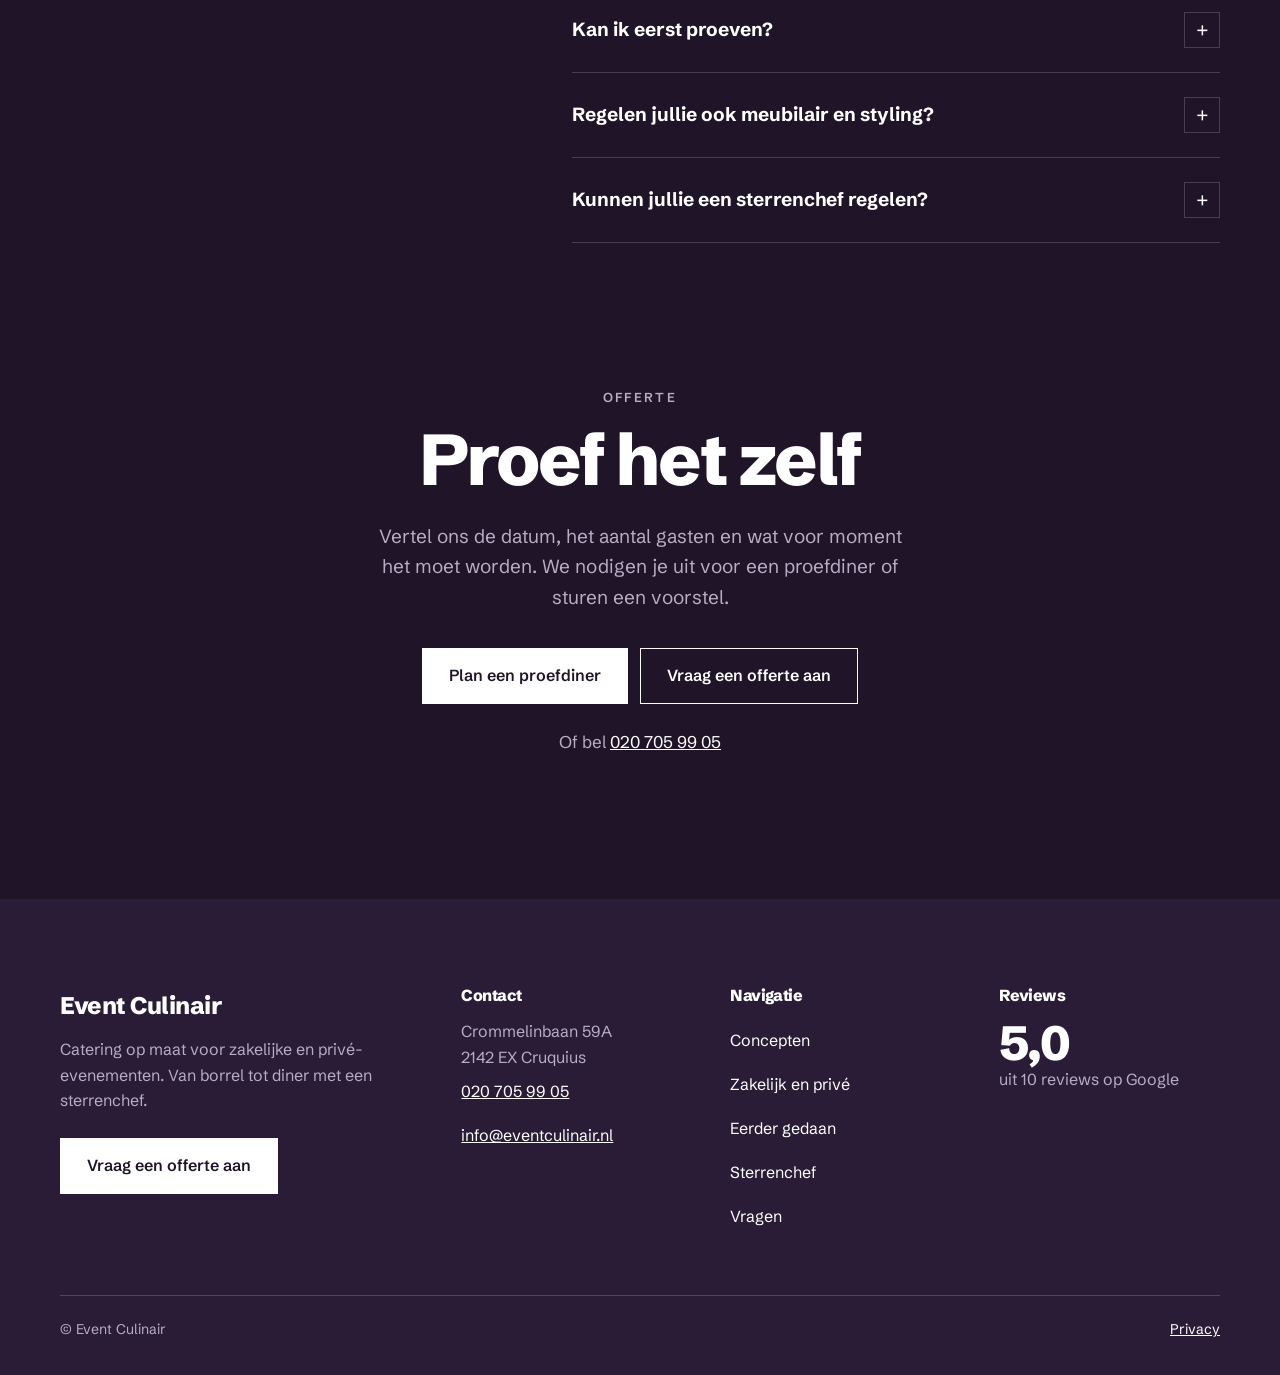
<file: b3.html>
<!DOCTYPE html><html lang="nl" data-thema="donker" data-header="midden" data-hoeken="strak" data-opbouw="omlijst" data-kopletter="schibsted"><head><meta charset="utf-8"><meta name="viewport" content="width=device-width, initial-scale=1"><title>Catering voor zakelijke en privé-evenementen | Event Culinair</title><meta name="description" content="Event Culinair verzorgt catering op maat voor bedrijven en particulieren, van borrel tot diner met een sterrenchef. Eerst proeven kan altijd."><link rel="canonical" href="https://defdigital.github.io/event-culinair-mockup/b3"><meta name="robots" content="noindex, nofollow"><style>@font-face{font-family:Schibsted Grotesk;font-style:normal;font-display:swap;font-weight:400;src:url(_astro/schibsted-grotesk-latin-ext-400-normal.DHVTfbSM.woff2)format("woff2"),url(_astro/schibsted-grotesk-latin-ext-400-normal.DUPvg9bQ.woff)format("woff");unicode-range:U+100-2BA,U+2BD-2C5,U+2C7-2CC,U+2CE-2D7,U+2DD-2FF,U+304,U+308,U+329,U+1D00-1DBF,U+1E00-1E9F,U+1EF2-1EFF,U+2020,U+20A0-20AB,U+20AD-20C0,U+2113,U+2C60-2C7F,U+A720-A7FF}@font-face{font-family:Schibsted Grotesk;font-style:normal;font-display:swap;font-weight:400;src:url(_astro/schibsted-grotesk-latin-400-normal.DPhJBilQ.woff2)format("woff2"),url(_astro/schibsted-grotesk-latin-400-normal.BkiRe4WW.woff)format("woff");unicode-range:U+??,U+131,U+152-153,U+2BB-2BC,U+2C6,U+2DA,U+2DC,U+304,U+308,U+329,U+2000-206F,U+20AC,U+2122,U+2191,U+2193,U+2212,U+2215,U+FEFF,U+FFFD}@font-face{font-family:Schibsted Grotesk;font-style:normal;font-display:swap;font-weight:500;src:url(_astro/schibsted-grotesk-latin-ext-500-normal.Ch1izu81.woff2)format("woff2"),url(_astro/schibsted-grotesk-latin-ext-500-normal.BjmYCtCC.woff)format("woff");unicode-range:U+100-2BA,U+2BD-2C5,U+2C7-2CC,U+2CE-2D7,U+2DD-2FF,U+304,U+308,U+329,U+1D00-1DBF,U+1E00-1E9F,U+1EF2-1EFF,U+2020,U+20A0-20AB,U+20AD-20C0,U+2113,U+2C60-2C7F,U+A720-A7FF}@font-face{font-family:Schibsted Grotesk;font-style:normal;font-display:swap;font-weight:500;src:url(_astro/schibsted-grotesk-latin-500-normal.rf9C4Thp.woff2)format("woff2"),url(_astro/schibsted-grotesk-latin-500-normal.Ba39e-CX.woff)format("woff");unicode-range:U+??,U+131,U+152-153,U+2BB-2BC,U+2C6,U+2DA,U+2DC,U+304,U+308,U+329,U+2000-206F,U+20AC,U+2122,U+2191,U+2193,U+2212,U+2215,U+FEFF,U+FFFD}@font-face{font-family:Schibsted Grotesk;font-style:normal;font-display:swap;font-weight:700;src:url(_astro/schibsted-grotesk-latin-ext-700-normal.o210KhU4.woff2)format("woff2"),url(_astro/schibsted-grotesk-latin-ext-700-normal.DDW2aNyx.woff)format("woff");unicode-range:U+100-2BA,U+2BD-2C5,U+2C7-2CC,U+2CE-2D7,U+2DD-2FF,U+304,U+308,U+329,U+1D00-1DBF,U+1E00-1E9F,U+1EF2-1EFF,U+2020,U+20A0-20AB,U+20AD-20C0,U+2113,U+2C60-2C7F,U+A720-A7FF}@font-face{font-family:Schibsted Grotesk;font-style:normal;font-display:swap;font-weight:700;src:url(_astro/schibsted-grotesk-latin-700-normal.BkH0uJ1o.woff2)format("woff2"),url(_astro/schibsted-grotesk-latin-700-normal.Dz-okVa0.woff)format("woff");unicode-range:U+??,U+131,U+152-153,U+2BB-2BC,U+2C6,U+2DA,U+2DC,U+304,U+308,U+329,U+2000-206F,U+20AC,U+2122,U+2191,U+2193,U+2212,U+2215,U+FEFF,U+FFFD}@font-face{font-family:Schibsted Grotesk;font-style:normal;font-display:swap;font-weight:800;src:url(_astro/schibsted-grotesk-latin-ext-800-normal.CZWJQj-F.woff2)format("woff2"),url(_astro/schibsted-grotesk-latin-ext-800-normal.DS3YHxa9.woff)format("woff");unicode-range:U+100-2BA,U+2BD-2C5,U+2C7-2CC,U+2CE-2D7,U+2DD-2FF,U+304,U+308,U+329,U+1D00-1DBF,U+1E00-1E9F,U+1EF2-1EFF,U+2020,U+20A0-20AB,U+20AD-20C0,U+2113,U+2C60-2C7F,U+A720-A7FF}@font-face{font-family:Schibsted Grotesk;font-style:normal;font-display:swap;font-weight:800;src:url(_astro/schibsted-grotesk-latin-800-normal.CIaq-TR1.woff2)format("woff2"),url(_astro/schibsted-grotesk-latin-800-normal.Dl5-MP1T.woff)format("woff");unicode-range:U+??,U+131,U+152-153,U+2BB-2BC,U+2C6,U+2DA,U+2DC,U+304,U+308,U+329,U+2000-206F,U+20AC,U+2122,U+2191,U+2193,U+2212,U+2215,U+FEFF,U+FFFD}
</style><link rel="stylesheet" href="_astro/HomeR2.CDjIkIZb.css"><style>.ec-omlaag{align-items:flex-end;width:120px;height:48px;margin-left:-60px;display:flex;position:absolute;bottom:-1px;left:50%}.ec-omlaag_svg{width:120px;height:32px;display:block}.ec-omlaag_vorm{fill:var(--ec-wit)}.ec-omlaag_pijl{fill:none;stroke:var(--ec-inkt);stroke-width:1.8px;stroke-linecap:round;stroke-linejoin:round}.ec-omlaag:hover .ec-omlaag_pijl{stroke:var(--ec-paars)}.ec-omlaag:focus-visible{outline-offset:-4px}
@font-face{font-family:Archivo Variable;font-style:normal;font-display:swap;font-weight:100 900;font-stretch:62% 125%;src:url(_astro/archivo-vietnamese-wdth-normal.rJmnGBSt.woff2)format("woff2-variations");unicode-range:U+102-103,U+110-111,U+128-129,U+168-169,U+1A0-1A1,U+1AF-1B0,U+300-301,U+303-304,U+308-309,U+323,U+329,U+1EA0-1EF9,U+20AB}@font-face{font-family:Archivo Variable;font-style:normal;font-display:swap;font-weight:100 900;font-stretch:62% 125%;src:url(_astro/archivo-latin-ext-wdth-normal.7khWdh9v.woff2)format("woff2-variations");unicode-range:U+100-2BA,U+2BD-2C5,U+2C7-2CC,U+2CE-2D7,U+2DD-2FF,U+304,U+308,U+329,U+1D00-1DBF,U+1E00-1E9F,U+1EF2-1EFF,U+2020,U+20A0-20AB,U+20AD-20C0,U+2113,U+2C60-2C7F,U+A720-A7FF}@font-face{font-family:Archivo Variable;font-style:normal;font-display:swap;font-weight:100 900;font-stretch:62% 125%;src:url(_astro/archivo-latin-wdth-normal.DY7AcnAa.woff2)format("woff2-variations");unicode-range:U+??,U+131,U+152-153,U+2BB-2BC,U+2C6,U+2DA,U+2DC,U+304,U+308,U+329,U+2000-206F,U+20AC,U+2122,U+2191,U+2193,U+2212,U+2215,U+FEFF,U+FFFD}
*,:before,:after{box-sizing:border-box}html{-webkit-text-size-adjust:100%}body{background:var(--ec-wit);color:var(--ec-inkt);font-family:var(--ec-letter);margin:0;font-size:1.0625rem;line-height:1.6}h1,h2,h3{letter-spacing:-.035em;margin:0;font-weight:800;line-height:1.02}h3{letter-spacing:-.015em;font-weight:700;line-height:1.2}p,ul,ol{margin:0}a{color:var(--ec-paars)}img{max-width:100%;height:auto;display:block}:focus-visible{outline:3px solid var(--ec-paars);outline-offset:3px}@media (prefers-reduced-motion:reduce){*,:before,:after{scroll-behavior:auto!important;transition-duration:0s!important}}
</style></head><body><a class="ec-skip" href="#inhoud">Naar de inhoud</a><header class="ec-nav" data-nav><div class="ec-nav_binnen"><a class="ec-nav_logo" href="index.html" aria-label="Event Culinair, naar het overzicht van alle ontwerpen"><span class="ec-nav_logo-naam">Event Culinair</span><span class="ec-nav_logo-sub">Catering &amp; events</span></a><nav class="ec-nav_menu" aria-label="Hoofdmenu"><ul class="ec-nav_links"><li><a class="ec-nav_link" href="#concepten">Concepten</a></li><li><a class="ec-nav_link" href="#voor-wie">Zakelijk en privé</a></li><li><a class="ec-nav_link" href="#cases">Eerder gedaan</a></li><li><a class="ec-nav_link" href="#chefs">Sterrenchef</a></li><li><a class="ec-nav_link" href="#vragen">Vragen</a></li></ul></nav><details class="ec-nav_mobiel"><summary class="ec-nav_knop">Menu</summary><ul class="ec-nav_mobiel-lijst"><li><a class="ec-nav_link" href="#concepten">Concepten</a></li><li><a class="ec-nav_link" href="#voor-wie">Zakelijk en privé</a></li><li><a class="ec-nav_link" href="#cases">Eerder gedaan</a></li><li><a class="ec-nav_link" href="#chefs">Sterrenchef</a></li><li><a class="ec-nav_link" href="#vragen">Vragen</a></li><li><a class="ec-nav_link" href="#offerte">Offerte aanvragen</a></li></ul></details><a class="ec-knop ec-nav_offerte" href="#offerte">Offerte</a></div></header><main id="inhoud"><section class="ec-hero" data-hero><div class="ec-hero_kader" data-slideshow aria-roledescription="slideshow" aria-label="Sfeerfoto's"><img class="ec-dia is-actief" src="foto/zaal-hanglampen.webp" alt="Gedekte tafels in een grote hal met hangende lampen" width="1280" height="853" sizes="100vw" loading="eager" decoding="async"><img class="ec-dia" src="foto/oesters-ijs.webp" alt="Oesters op ijs in een houten kistje" width="1280" height="853" sizes="100vw" loading="lazy" decoding="async"><img class="ec-dia" src="foto/garnalen-schaaltjes.webp" alt="Garnalen op prikkers in witte schaaltjes" width="1280" height="853" sizes="100vw" loading="lazy" decoding="async"><div class="ec-hero_scherm"></div><div class="ec-hero_inhoud"><p class="ec-boventitel">Proef eerst, beslis daarna</p><h1 class="ec-hero_titel">Catering op maat voor zakelijke en privé-evenementen</h1><p class="ec-hero_intro">Van een borrel met bitterballen tot een diner met een sterrenchef. Altijd afgestemd op je gasten.</p><a class="ec-knop ec-knop--foto" href="#offerte">Plan een proefdiner</a></div><a class="ec-omlaag" href="#concepten" aria-label="Naar beneden"><svg class="ec-omlaag_svg" viewBox="0 0 120 32" aria-hidden="true"><path class="ec-omlaag_vorm" d="M0 32 C30 32 36 0 60 0 C84 0 90 32 120 32 Z"></path><path class="ec-omlaag_pijl" d="M53 15 L60 21 L67 15"></path></svg></a></div></section><section class="ec-sectie" id="concepten" aria-labelledby="concepten-kop"><div class="ec-container"><p class="ec-boventitel">Concepten</p><h2 class="ec-sectietitel" id="concepten-kop">Catering voor elk soort evenement</h2><ul class="ec-concepten"><li class="ec-concept"><h3 class="ec-concept_titel">Corporate catering</h3><p class="ec-concept_tekst">Van sponsordiner tot productlancering. Altijd op maat, nooit een standaardmenu.</p><img class="ec-concept_foto" src="foto/chef-snijdt-gasten.webp" alt="Chef snijdt vlees voor gasten aan een buffettafel" width="1280" height="853" sizes="(max-width: 767px) 100vw, (max-width: 991px) 50vw, 33vw" loading="lazy" decoding="async"><a class="ec-knop ec-knop--lijn ec-concept_knop" href="#offerte">Bekijk corporate catering</a></li><li class="ec-concept"><h3 class="ec-concept_titel">Private events</h3><p class="ec-concept_tekst">Bruiloften, jubilea en tuinfeesten. Wij koken en organiseren mee.</p><img class="ec-concept_foto" src="foto/tartaar-borden.webp" alt="Borden met tartaar en microgroen in een rij" width="1280" height="853" sizes="(max-width: 767px) 100vw, (max-width: 991px) 50vw, 33vw" loading="lazy" decoding="async"><a class="ec-knop ec-knop--lijn ec-concept_knop" href="#offerte">Bekijk private events</a></li><li class="ec-concept"><h3 class="ec-concept_titel">High-end catering</h3><p class="ec-concept_tekst">Een diner met een fine dining- of sterrenchef, op jouw locatie.</p><img class="ec-concept_foto" src="foto/vis-fine-dining.webp" alt="Opgemaakt visgerecht met groene saus op een wit bord" width="1280" height="853" sizes="(max-width: 767px) 100vw, (max-width: 991px) 50vw, 33vw" loading="lazy" decoding="async"><a class="ec-knop ec-knop--lijn ec-concept_knop" href="#offerte">Bekijk high-end catering</a></li><li class="ec-concept"><h3 class="ec-concept_titel">Borrels en bites</h3><p class="ec-concept_tekst">Een borrel na het werk of bij een opening. Bites, drankjes en de bitterbal, snel geregeld.</p><img class="ec-concept_foto" src="foto/borrel-gasten-wijn.webp" alt="Gasten met een glas wijn in gesprek tijdens een borrel" width="1280" height="853" sizes="(max-width: 767px) 100vw, (max-width: 991px) 50vw, 33vw" loading="lazy" decoding="async"><a class="ec-knop ec-knop--lijn ec-concept_knop" href="#offerte">Bekijk borrels en bites</a></li><li class="ec-concept"><h3 class="ec-concept_titel">Concept catering</h3><p class="ec-concept_tekst">Eten, drinken en styling die passen bij het thema van je evenement.</p><img class="ec-concept_foto" src="foto/zaal-paars-gasten.webp" alt="Evenementenhal met groene aankleding en hangende lampen boven de gasten" width="1280" height="853" sizes="(max-width: 767px) 100vw, (max-width: 991px) 50vw, 33vw" loading="lazy" decoding="async"><a class="ec-knop ec-knop--lijn ec-concept_knop" href="#offerte">Bekijk concept catering</a></li><li class="ec-concept"><h3 class="ec-concept_titel">Specials</h3><p class="ec-concept_tekst">Bijzondere formules voor bijzondere momenten.</p><img class="ec-concept_foto" src="foto/cocktail-roze.webp" alt="Rood dessert in een glaasje met fruit" width="1280" height="853" sizes="(max-width: 767px) 100vw, (max-width: 991px) 50vw, 33vw" loading="lazy" decoding="async"><a class="ec-knop ec-knop--lijn ec-concept_knop" href="#offerte">Bekijk specials</a></li></ul></div></section><section class="ec-band" aria-labelledby="reviews-kop"><img class="ec-band_foto" src="foto/tafel-kaarslicht.webp" alt width="1280" height="853" sizes="100vw" loading="lazy" decoding="async"><div class="ec-band_scherm"></div><div class="ec-carrousel" data-carrousel data-auto aria-roledescription="carrousel"><p class="ec-boventitel" id="reviews-kop">5,0 uit 10 reviews op Google</p><ul class="ec-carrousel_baan" data-baan tabindex="0" aria-label="Reviews, scroll horizontaal"><li class="ec-carrousel_dia" aria-roledescription="dia" aria-label="1 van 3"><blockquote class="ec-band_citaat"><p>“Zeer aan te raden om je event bij dit bedrijf te laten verzorgen. De afspraken qua tijd zijn correct en de reactie is snel. Mijn gasten hebben genoten van het heerlijk buffet.”</p><footer>L Andriessen · Google</footer></blockquote></li><li class="ec-carrousel_dia" aria-roledescription="dia" aria-label="2 van 3"><blockquote class="ec-band_citaat"><p>“Wij zijn ontzettend blij met onze samenwerking met Event Culinair! Ze zijn ervaren, professioneel en denken graag mee op verschillende vlakken.”</p><footer>Refined Agency · Google</footer></blockquote></li><li class="ec-carrousel_dia" aria-roledescription="dia" aria-label="3 van 3"><blockquote class="ec-band_citaat"><p>“Heerlijk gegeten, ouderwets lekkere stampotten. Aanrader!”</p><footer>Dennis van der Vleuten · Google</footer></blockquote></li></ul><div class="ec-carrousel_bediening" data-bediening hidden><button class="ec-carrousel_knop" type="button" data-vorige aria-label="Vorige review">←</button><button class="ec-carrousel_knop" type="button" data-volgende aria-label="Volgende review">→</button></div></div></section><section class="ec-sectie" id="voor-wie" aria-label="Zakelijk en privé"><div class="ec-container ec-voorwie"><article class="ec-doelgroep"><p class="ec-boventitel">Zakelijk</p><h2 class="ec-doelgroep_kop">Voor bedrijven</h2><p class="ec-doelgroep_tekst">Al vele jaren voor grote en kleine klanten. We kijken naar wat jouw evenement nodig heeft, niet naar een standaardoplossing.</p><p class="ec-doelgroep_lijst">Walking dinners · Personeelsfeesten · Award-uitreikingen · Productlanceringen · Congressen en beurzen · Borrels</p><a class="ec-tekstlink" href="#offerte">Meer over zakelijke catering</a></article><article class="ec-doelgroep"><p class="ec-boventitel">Privé</p><h2 class="ec-doelgroep_kop">Voor thuis en familie</h2><p class="ec-doelgroep_tekst">We komen uit een evenementenbureau. Daarom regelen we desgewenst ook meubilair, styling, muziek en licht.</p><p class="ec-doelgroep_lijst">Bruiloften · Tuinfeesten · Jubilea · Private dinners · Verjaardagen · Bar en bat mitswa&#39;s</p><a class="ec-tekstlink" href="#offerte">Meer over catering voor thuis</a></article></div></section><section class="ec-sectie ec-cases" id="cases" aria-labelledby="cases-kop"><div class="ec-container ec-carrousel" data-carrousel data-auto aria-roledescription="carrousel"><div class="ec-cases_kop"><div><p class="ec-boventitel">Ons werk</p><h2 class="ec-sectietitel" id="cases-kop">Eerder gedaan</h2></div><p class="ec-lead">Van een gala met honderden gasten tot een bruiloft in de stad.</p></div><ul class="ec-carrousel_baan" data-baan tabindex="0" aria-label="Eerder gedaan, scroll horizontaal"><li class="ec-carrousel_dia" aria-roledescription="dia" aria-label="1 van 6"><a class="ec-case_link" href="#cases"><img class="ec-case_foto" src="foto/amsterdam-business-awards.webp" alt="Lange gedekte tafels in een historische zaal met paars licht" width="1280" height="853" sizes="(max-width: 767px) 85vw, (max-width: 991px) 50vw, 33vw" loading="lazy" decoding="async"><span class="ec-case_soort">Zakelijk</span><h3 class="ec-case_titel">Amsterdam Business Awards</h3></a></li><li class="ec-carrousel_dia" aria-roledescription="dia" aria-label="2 van 6"><a class="ec-case_link" href="#cases"><img class="ec-case_foto" src="foto/bio-gala.webp" alt="Gala-diner met ronde tafels in een theaterzaal" width="1280" height="853" sizes="(max-width: 767px) 85vw, (max-width: 991px) 50vw, 33vw" loading="lazy" decoding="async"><span class="ec-case_soort">Zakelijk</span><h3 class="ec-case_titel">Bio Gala</h3></a></li><li class="ec-carrousel_dia" aria-roledescription="dia" aria-label="3 van 6"><a class="ec-case_link" href="#cases"><img class="ec-case_foto" src="foto/bruiloft-stoet.webp" alt="Bruidspaar en gasten lopen door een Amsterdamse straat" width="1280" height="853" sizes="(max-width: 767px) 85vw, (max-width: 991px) 50vw, 33vw" loading="lazy" decoding="async"><span class="ec-case_soort">Privé</span><h3 class="ec-case_titel">Bruiloft</h3></a></li><li class="ec-carrousel_dia" aria-roledescription="dia" aria-label="4 van 6"><a class="ec-case_link" href="#cases"><img class="ec-case_foto" src="foto/private-dining-tafel.webp" alt="Lange gedekte tafel met witte servetten in een donkere salon" width="1280" height="853" sizes="(max-width: 767px) 85vw, (max-width: 991px) 50vw, 33vw" loading="lazy" decoding="async"><span class="ec-case_soort">Zakelijk</span><h3 class="ec-case_titel">G-Star presentatie en personeelsfeest</h3></a></li><li class="ec-carrousel_dia" aria-roledescription="dia" aria-label="5 van 6"><a class="ec-case_link" href="#cases"><img class="ec-case_foto" src="foto/james-bond-premiere.webp" alt="Gasten voor een verlicht theater in de avond" width="1280" height="853" sizes="(max-width: 767px) 85vw, (max-width: 991px) 50vw, 33vw" loading="lazy" decoding="async"><span class="ec-case_soort">Zakelijk</span><h3 class="ec-case_titel">James Bond-première</h3></a></li><li class="ec-carrousel_dia" aria-roledescription="dia" aria-label="6 van 6"><a class="ec-case_link" href="#cases"><img class="ec-case_foto" src="foto/tijdschriftengala.webp" alt="Verlichte bar met bloemstukken in een grote evenementenhal" width="1280" height="853" sizes="(max-width: 767px) 85vw, (max-width: 991px) 50vw, 33vw" loading="lazy" decoding="async"><span class="ec-case_soort">Zakelijk</span><h3 class="ec-case_titel">Tijdschriftengala</h3></a></li></ul><div class="ec-cases_onder"><a class="ec-knop ec-knop--lijn" href="#cases">Bekijk meer evenementen</a><div class="ec-carrousel_bediening" data-bediening hidden><button class="ec-carrousel_knop" type="button" data-vorige aria-label="Vorig evenement">←</button><button class="ec-carrousel_knop" type="button" data-volgende aria-label="Volgend evenement">→</button></div></div></div></section><section class="ec-sectie ec-chefs" id="chefs" aria-labelledby="chefs-kop"><div class="ec-container ec-chefs_raster"><img class="ec-chefs_foto" src="foto/koks-opmaken-2.webp" alt="Koks maken borden op voor een diner" width="1280" height="853" sizes="(max-width: 991px) 100vw, 55vw" loading="lazy" decoding="async"><div class="ec-chefs_tekst"><p class="ec-boventitel">High-end</p><h2 class="ec-sectietitel" id="chefs-kop">Aan tafel met een sterrenchef</h2><p class="ec-lead">We werken samen met fine dining- en Michelin-sterrenchefs. Voor een zakenlunch, een diner voor relaties of een avond thuis.</p><a class="ec-tekstlink" href="#offerte">Vraag naar de mogelijkheden</a></div></div></section><section class="ec-intro" id="intro"><div class="ec-container ec-intro_binnen"><p class="ec-intro_tekst">We komen uit de evenementenwereld. Daarom kijken we verder dan het eten en denken we mee over de locatie, de styling en het verloop van je evenement.</p></div></section><section class="ec-sectie" id="vragen" aria-labelledby="vragen-kop"><div class="ec-container ec-vragen_raster"><div><p class="ec-boventitel">Vragen</p><h2 class="ec-sectietitel" id="vragen-kop">Goed om te weten</h2></div><div class="ec-vragen"><details class="ec-vraag" open><summary class="ec-vraag_vraag">Wat kost catering per persoon?</summary><p class="ec-vraag_antwoord">Dat hangt af van het concept, het aantal gasten en wat er verder geregeld moet worden. Op elke conceptpagina staat een vanafprijs. Voor jouw evenement maken we een voorstel op maat.</p></details><details class="ec-vraag"><summary class="ec-vraag_vraag">Voor hoeveel gasten verzorgen jullie catering?</summary><p class="ec-vraag_antwoord">Voor grote en kleine evenementen. Van een borrel voor een afdeling tot een gala met honderden gasten.</p></details><details class="ec-vraag"><summary class="ec-vraag_vraag">Kan ik eerst proeven?</summary><p class="ec-vraag_antwoord">Ja. Je kunt bij ons een proefdiner aanvragen, zodat je weet wat je gasten krijgen.</p></details><details class="ec-vraag"><summary class="ec-vraag_vraag">Regelen jullie ook meubilair en styling?</summary><p class="ec-vraag_antwoord">Ja, als je dat wilt. We denken mee over het concept of nemen de hele organisatie over: meubilair, styling, muziek, licht en geluid.</p></details><details class="ec-vraag"><summary class="ec-vraag_vraag">Kunnen jullie een sterrenchef regelen?</summary><p class="ec-vraag_antwoord">We werken samen met fine dining- en Michelin-sterrenchefs. Of een chef beschikbaar is, hangt af van de datum.</p></details></div></div></section><section class="ec-afsluiter" id="offerte" aria-labelledby="offerte-kop"><div class="ec-container ec-afsluiter_binnen"><p class="ec-boventitel">Offerte</p><h2 class="ec-afsluiter_titel" id="offerte-kop">Proef het zelf</h2><p class="ec-lead">Vertel ons de datum, het aantal gasten en wat voor moment het moet worden. We nodigen je uit voor een proefdiner of sturen een voorstel.</p><div class="ec-knoppen"><a class="ec-knop" href="#offerte">Plan een proefdiner</a><a class="ec-knop ec-knop--lijn" href="#offerte">Vraag een offerte aan</a></div><p class="ec-afsluiter_bel">Of bel <a href="tel:+31207059905">020 705 99 05</a></p></div></section></main><footer class="ec-footer"><div class="ec-container ec-footer_raster"><div><p class="ec-footer_logo">Event Culinair</p><p class="ec-footer_tekst">Catering op maat voor zakelijke en privé-evenementen. Van borrel tot diner met een sterrenchef.</p><a class="ec-knop ec-footer_knop" href="#offerte">Vraag een offerte aan</a></div><div><h2 class="ec-footer_kop">Contact</h2><p class="ec-footer_tekst">Crommelinbaan 59A<br>2142 EX Cruquius</p><p><a href="tel:+31207059905">020 705 99 05</a><br><a href="mailto:info@eventculinair.nl">info@eventculinair.nl</a></p></div><div><h2 class="ec-footer_kop">Navigatie</h2><ul class="ec-footer_lijst"><li><a href="#concepten">Concepten</a></li><li><a href="#voor-wie">Zakelijk en privé</a></li><li><a href="#cases">Eerder gedaan</a></li><li><a href="#chefs">Sterrenchef</a></li><li><a href="#vragen">Vragen</a></li></ul></div><div><h2 class="ec-footer_kop">Reviews</h2><p class="ec-footer_score">5,0</p><p class="ec-footer_tekst">uit 10 reviews op Google</p></div></div><div class="ec-container ec-footer_onder"><p>© Event Culinair</p><p><a href="#inhoud">Privacy</a></p></div></footer><script type="module">var e=!window.matchMedia(`(prefers-reduced-motion: reduce)`).matches,t=document.querySelector(`[data-nav]`),n=document.querySelector(`[data-hero]`);if(t&&n){let e=()=>t.classList.toggle(`ec-nav--transparant`,window.scrollY<n.offsetHeight-t.offsetHeight);e(),window.addEventListener(`scroll`,e,{passive:!0}),window.addEventListener(`resize`,e)}var r=document.querySelector(`[data-slideshow]`);if(r){let t=[...r.querySelectorAll(`.ec-dia`)],n=r.querySelector(`[data-slideshow-pauze]`),i=0,a=e,o=()=>{n&&(n.textContent=a?`Pauze`:`Afspelen`,n.setAttribute(`aria-pressed`,String(!a)))};n&&t.length>1&&(n.hidden=!1,o(),n.addEventListener(`click`,()=>{a=!a,o()})),setInterval(()=>{!a||t.length<2||(t[i].classList.remove(`is-actief`),i=(i+1)%t.length,t[i].classList.add(`is-actief`))},6e3)}for(let t of document.querySelectorAll(`[data-carrousel]`)){let n=t.querySelector(`[data-baan]`),r=t.querySelector(`[data-bediening]`),i=t.querySelector(`[data-pauze]`),a=()=>{let[e,t]=n.children;return t?t.offsetLeft-e.offsetLeft:n.clientWidth},o=()=>Math.max(1,Math.round((n.scrollWidth-n.clientWidth)/a())+1),s=()=>Math.round(n.scrollLeft/a()),c=e=>n.scrollTo({left:(e%o()+o())%o()*a(),behavior:`smooth`});r&&(r.hidden=!1),t.querySelector(`[data-vorige]`)?.addEventListener(`click`,()=>c(s()-1)),t.querySelector(`[data-volgende]`)?.addEventListener(`click`,()=>c(s()+1));let l=t.hasAttribute(`data-auto`),u=l&&e,d=!1,f=()=>{i&&(i.textContent=u?`Pauze`:`Afspelen`,i.setAttribute(`aria-pressed`,String(!u)))};f(),i?.addEventListener(`click`,()=>{u=!u,f()}),t.addEventListener(`mouseenter`,()=>d=!0),t.addEventListener(`mouseleave`,()=>d=!1),t.addEventListener(`focusin`,()=>d=!0),t.addEventListener(`focusout`,()=>d=!1),l&&setInterval(()=>{u&&!d&&c(s()+1)},6e3)}</script></body></html>
</file>
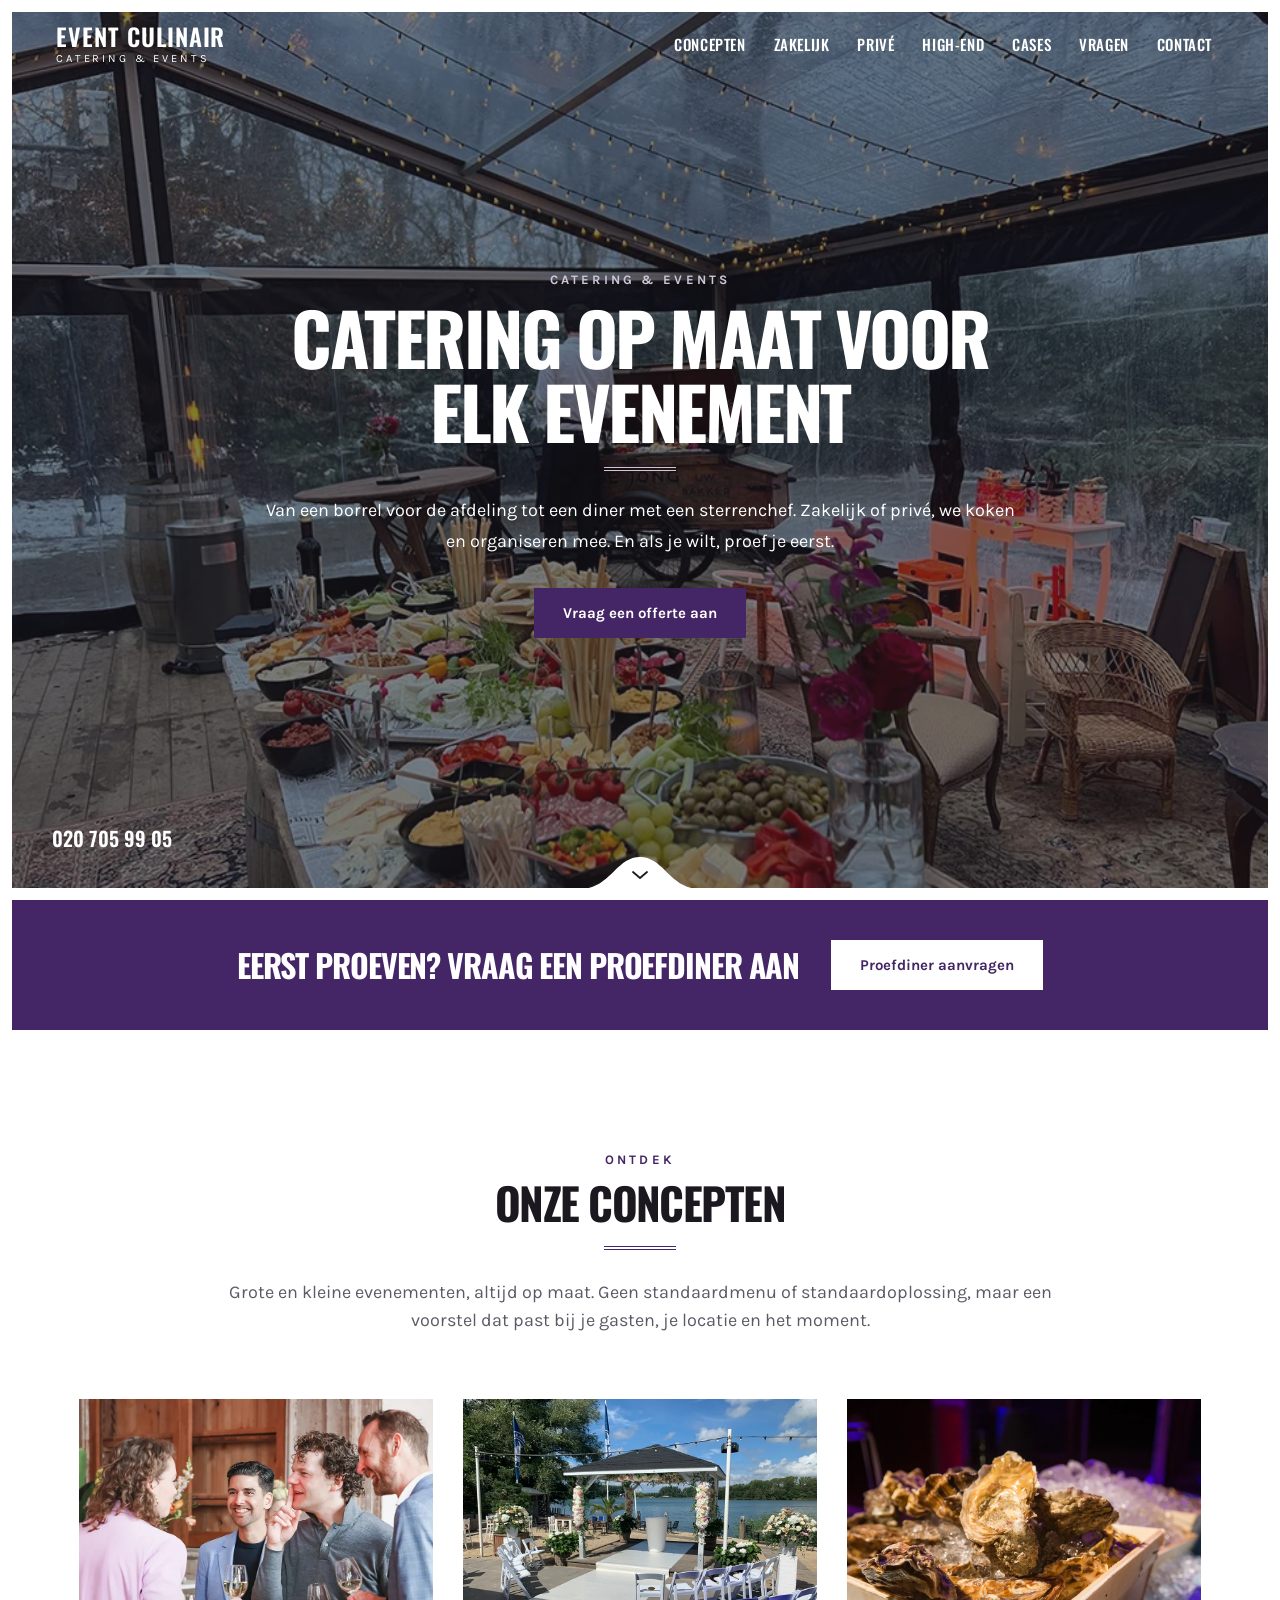
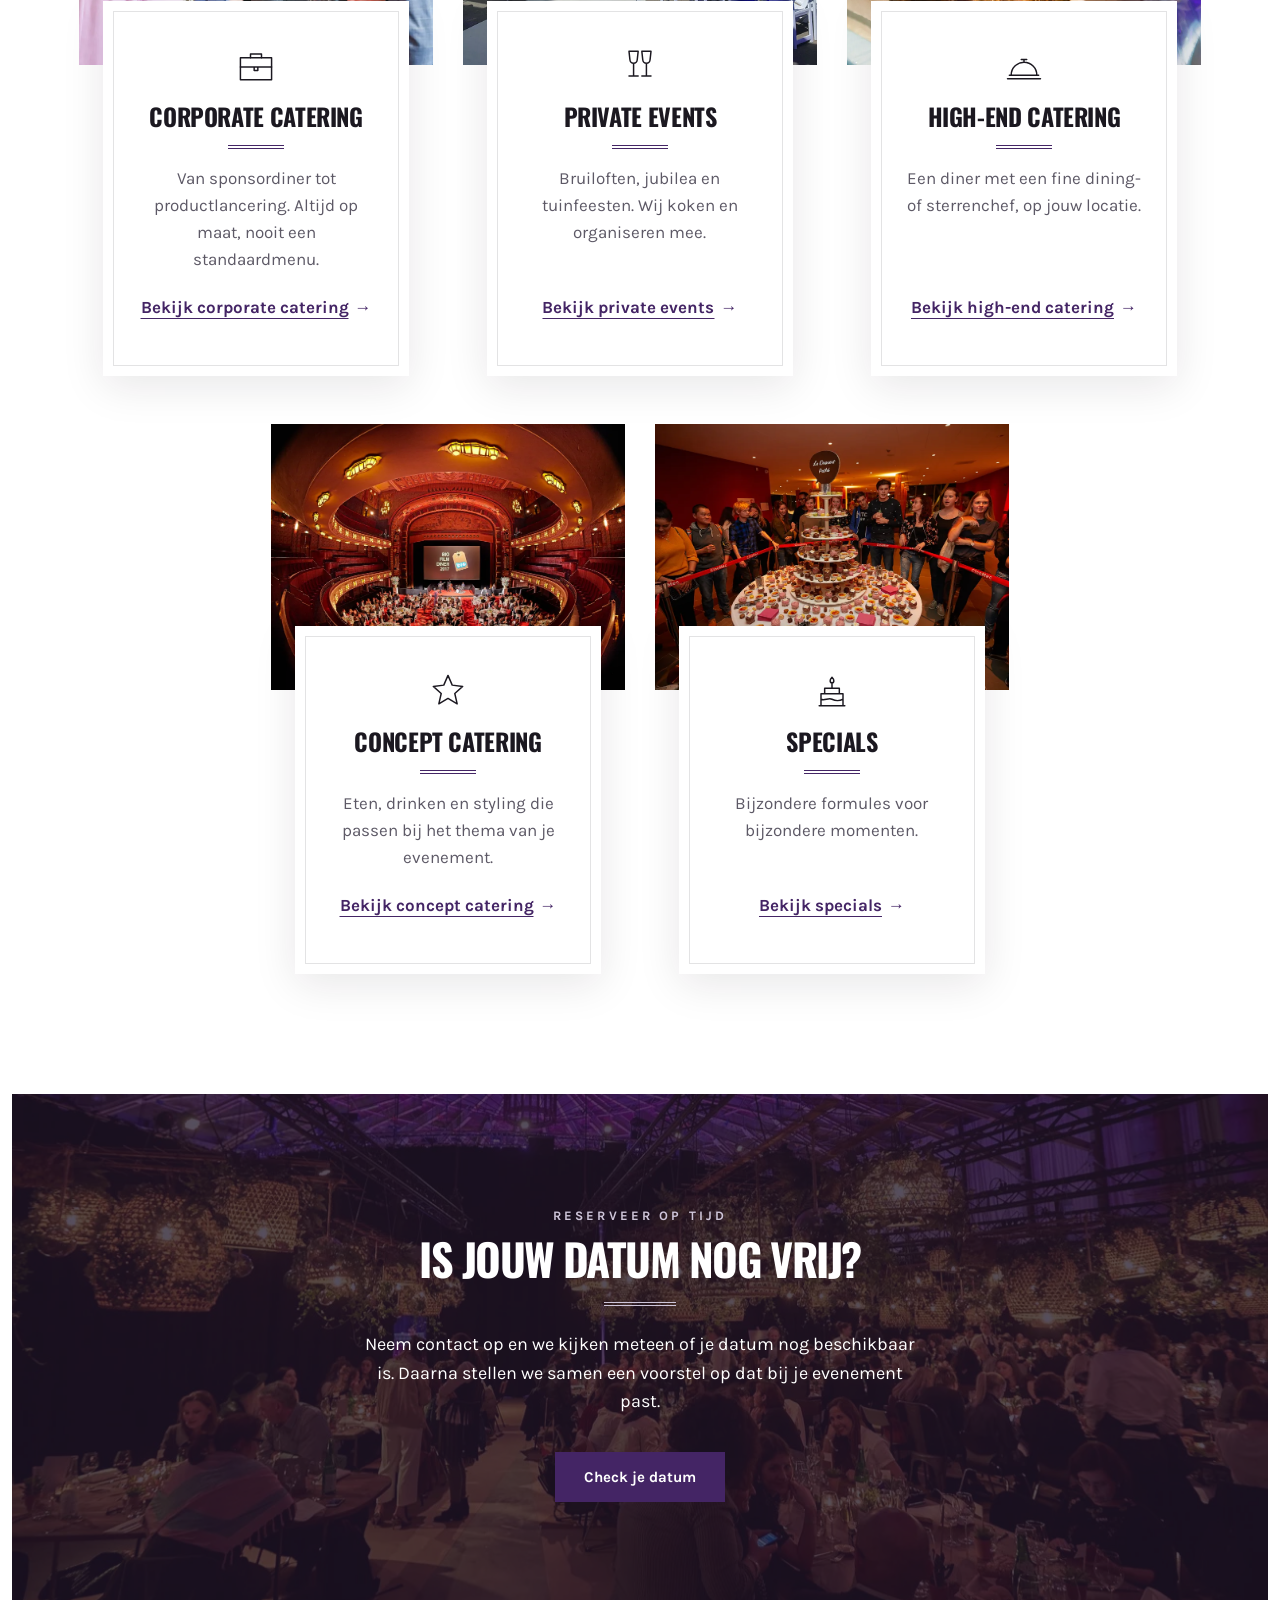
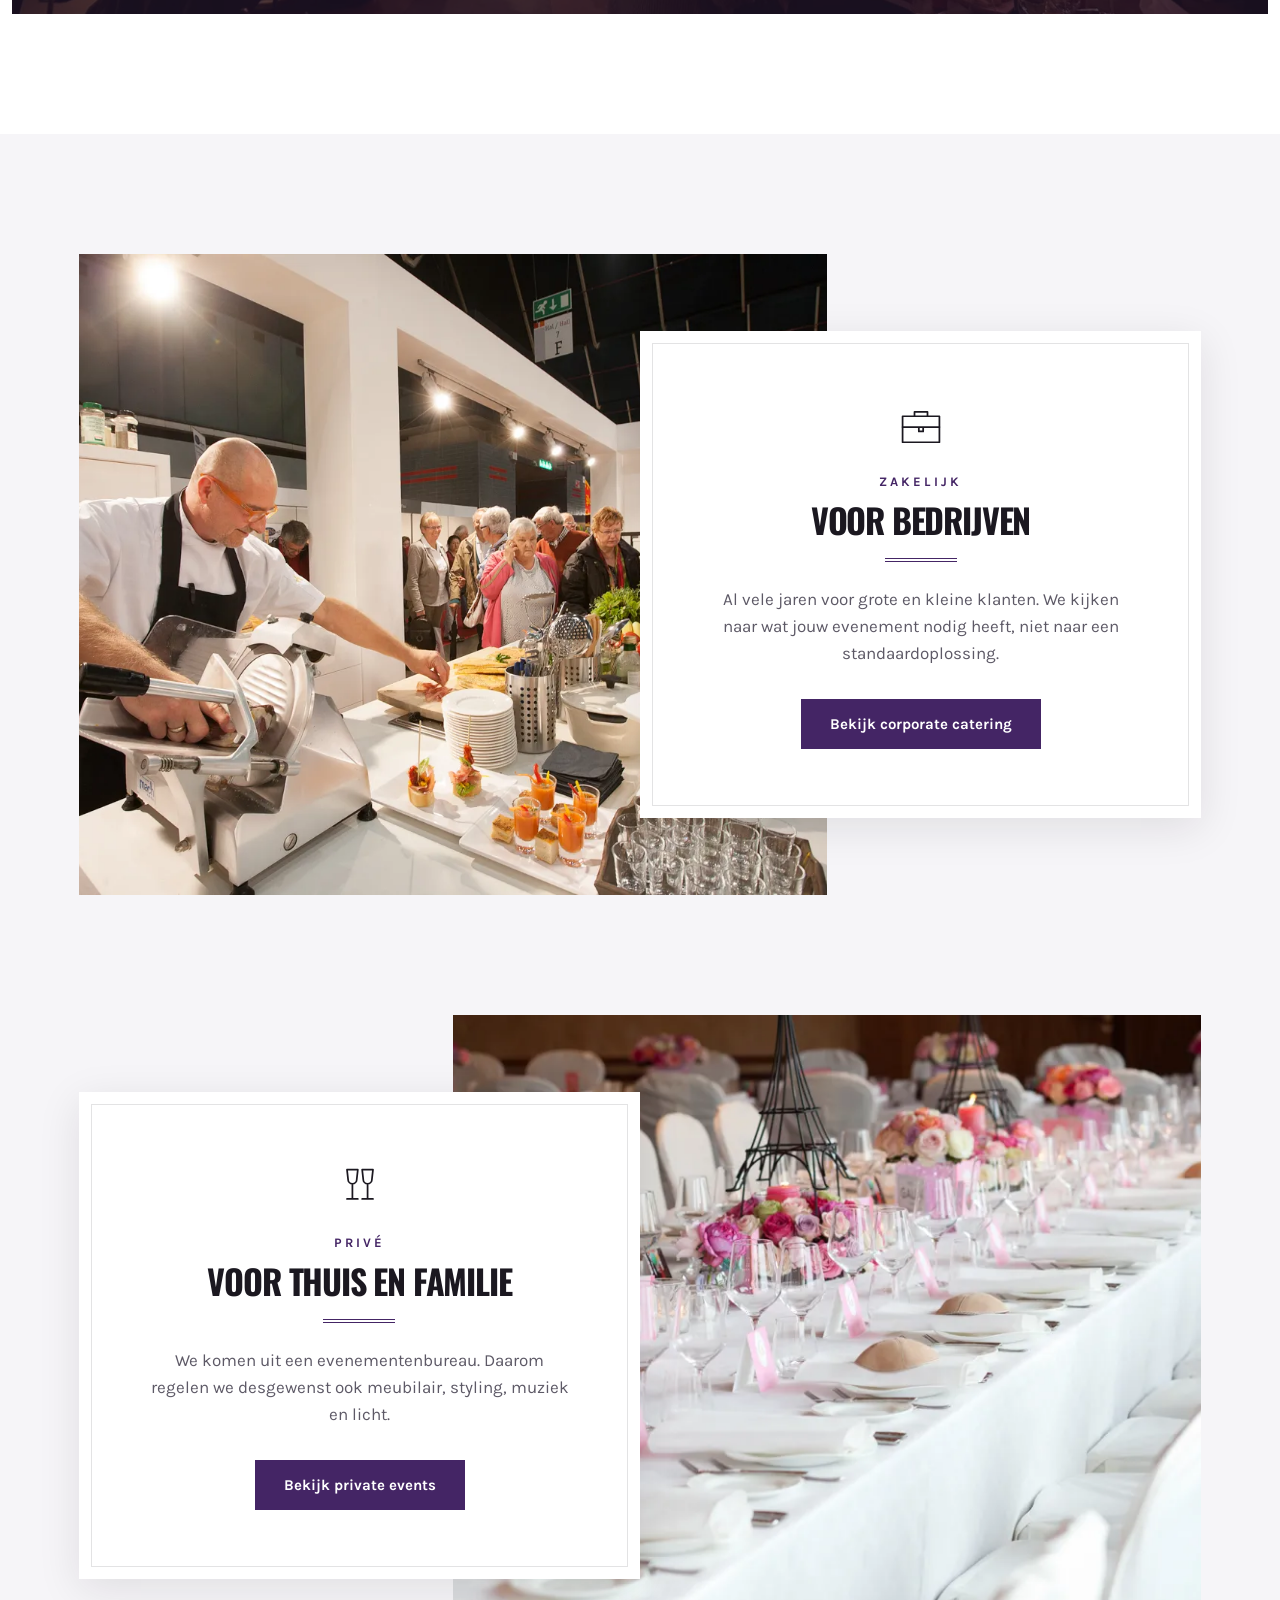
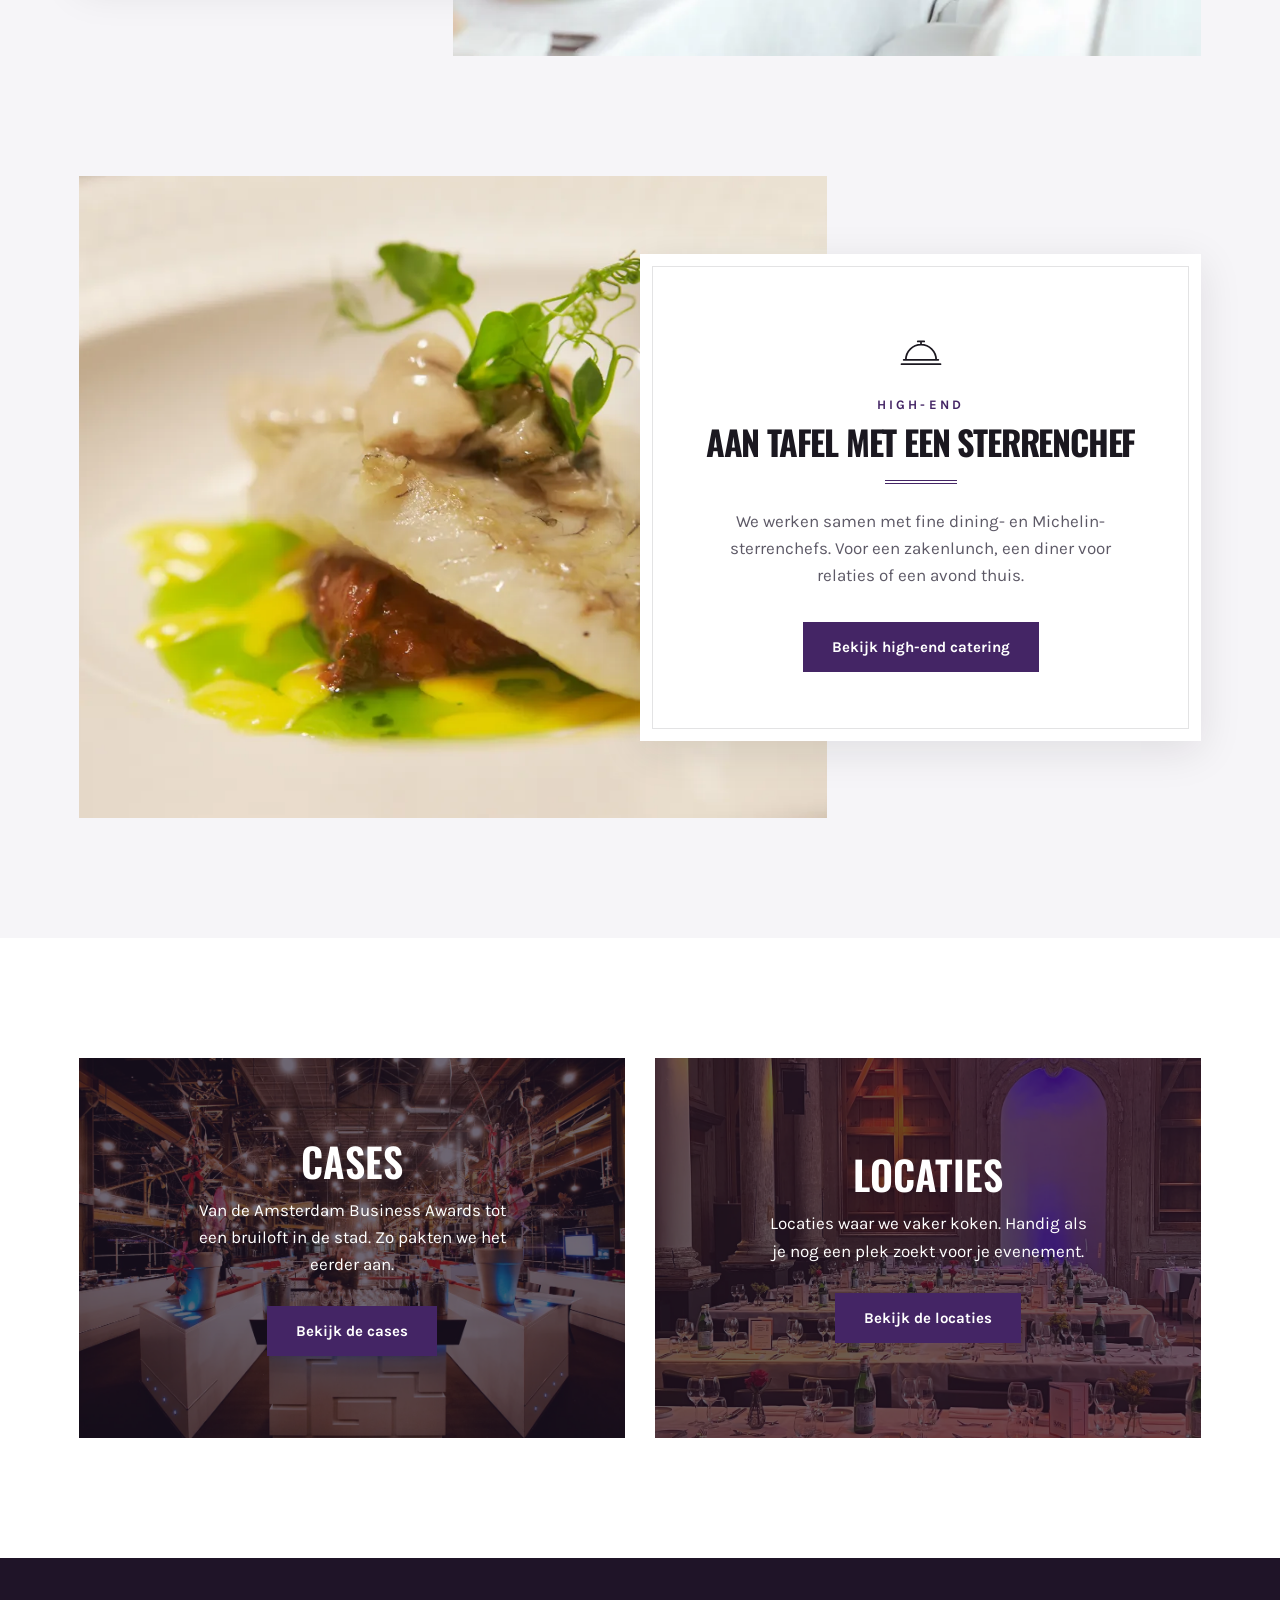
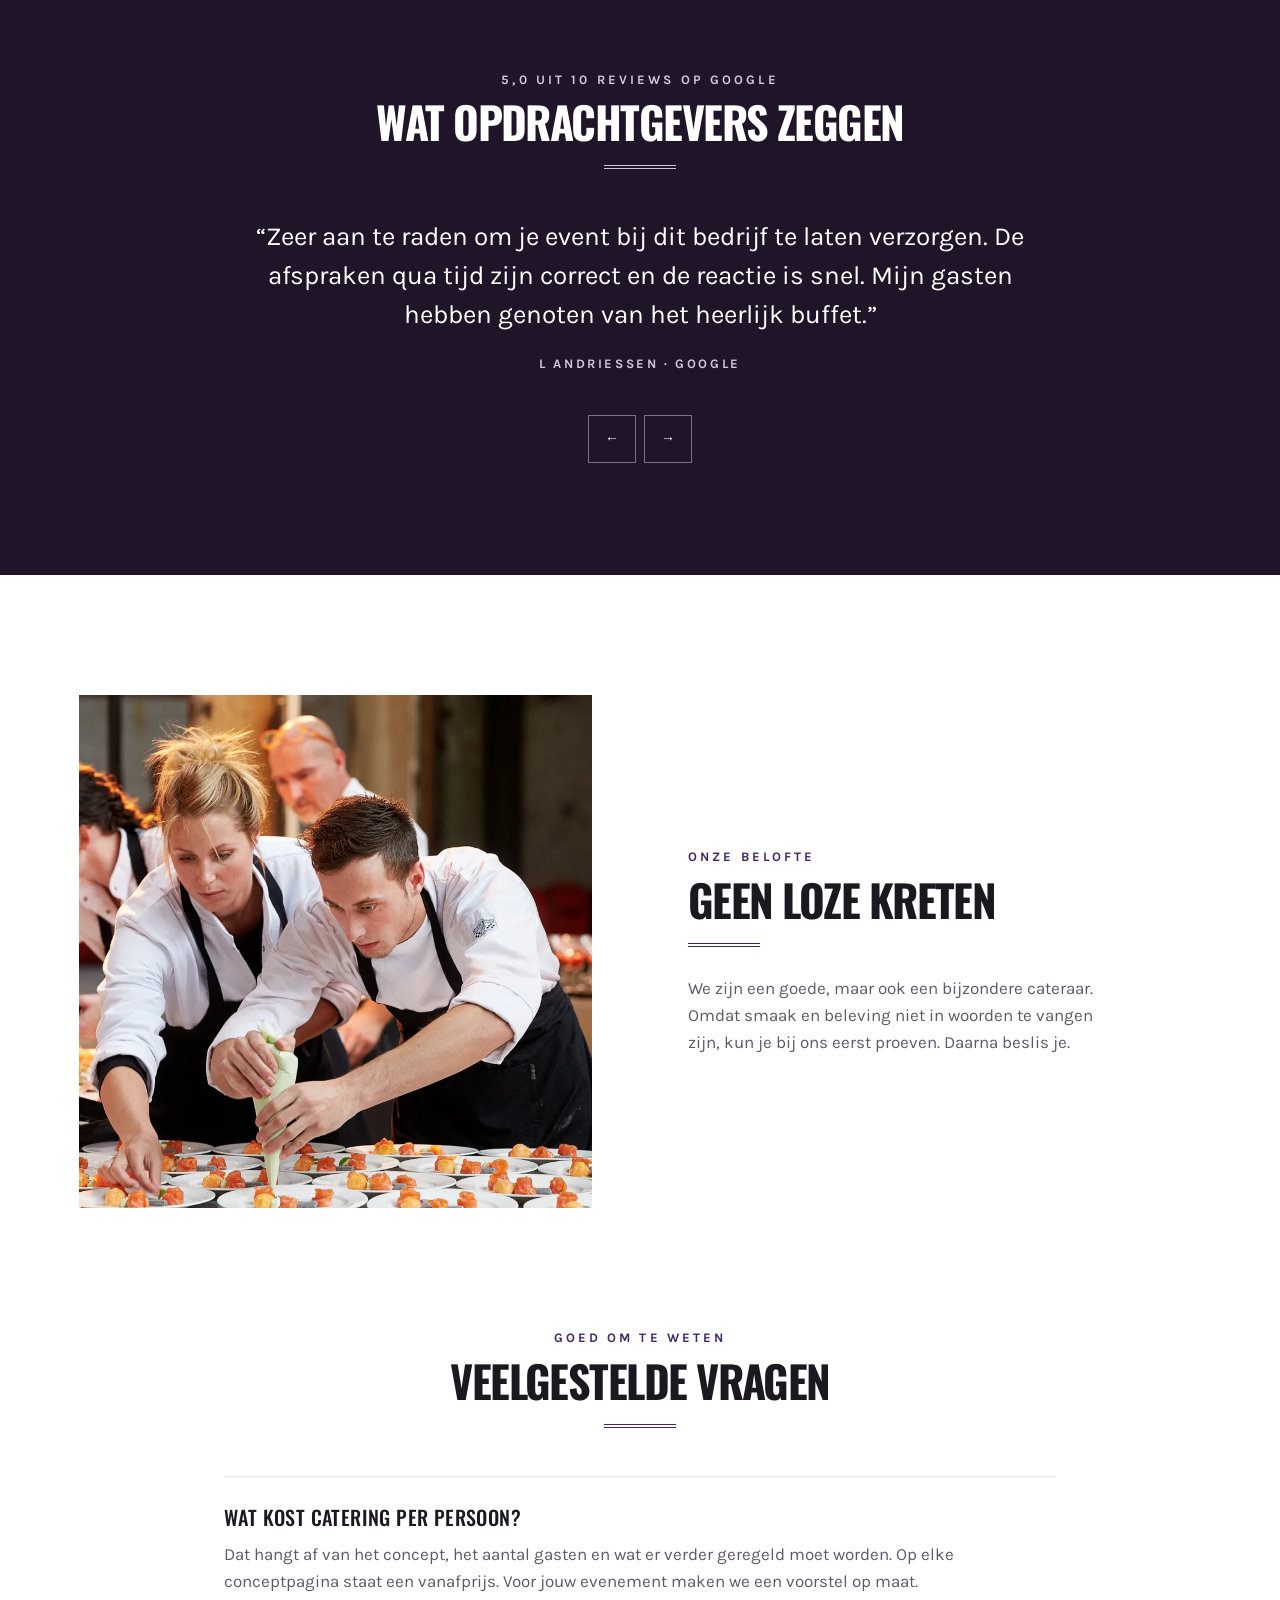
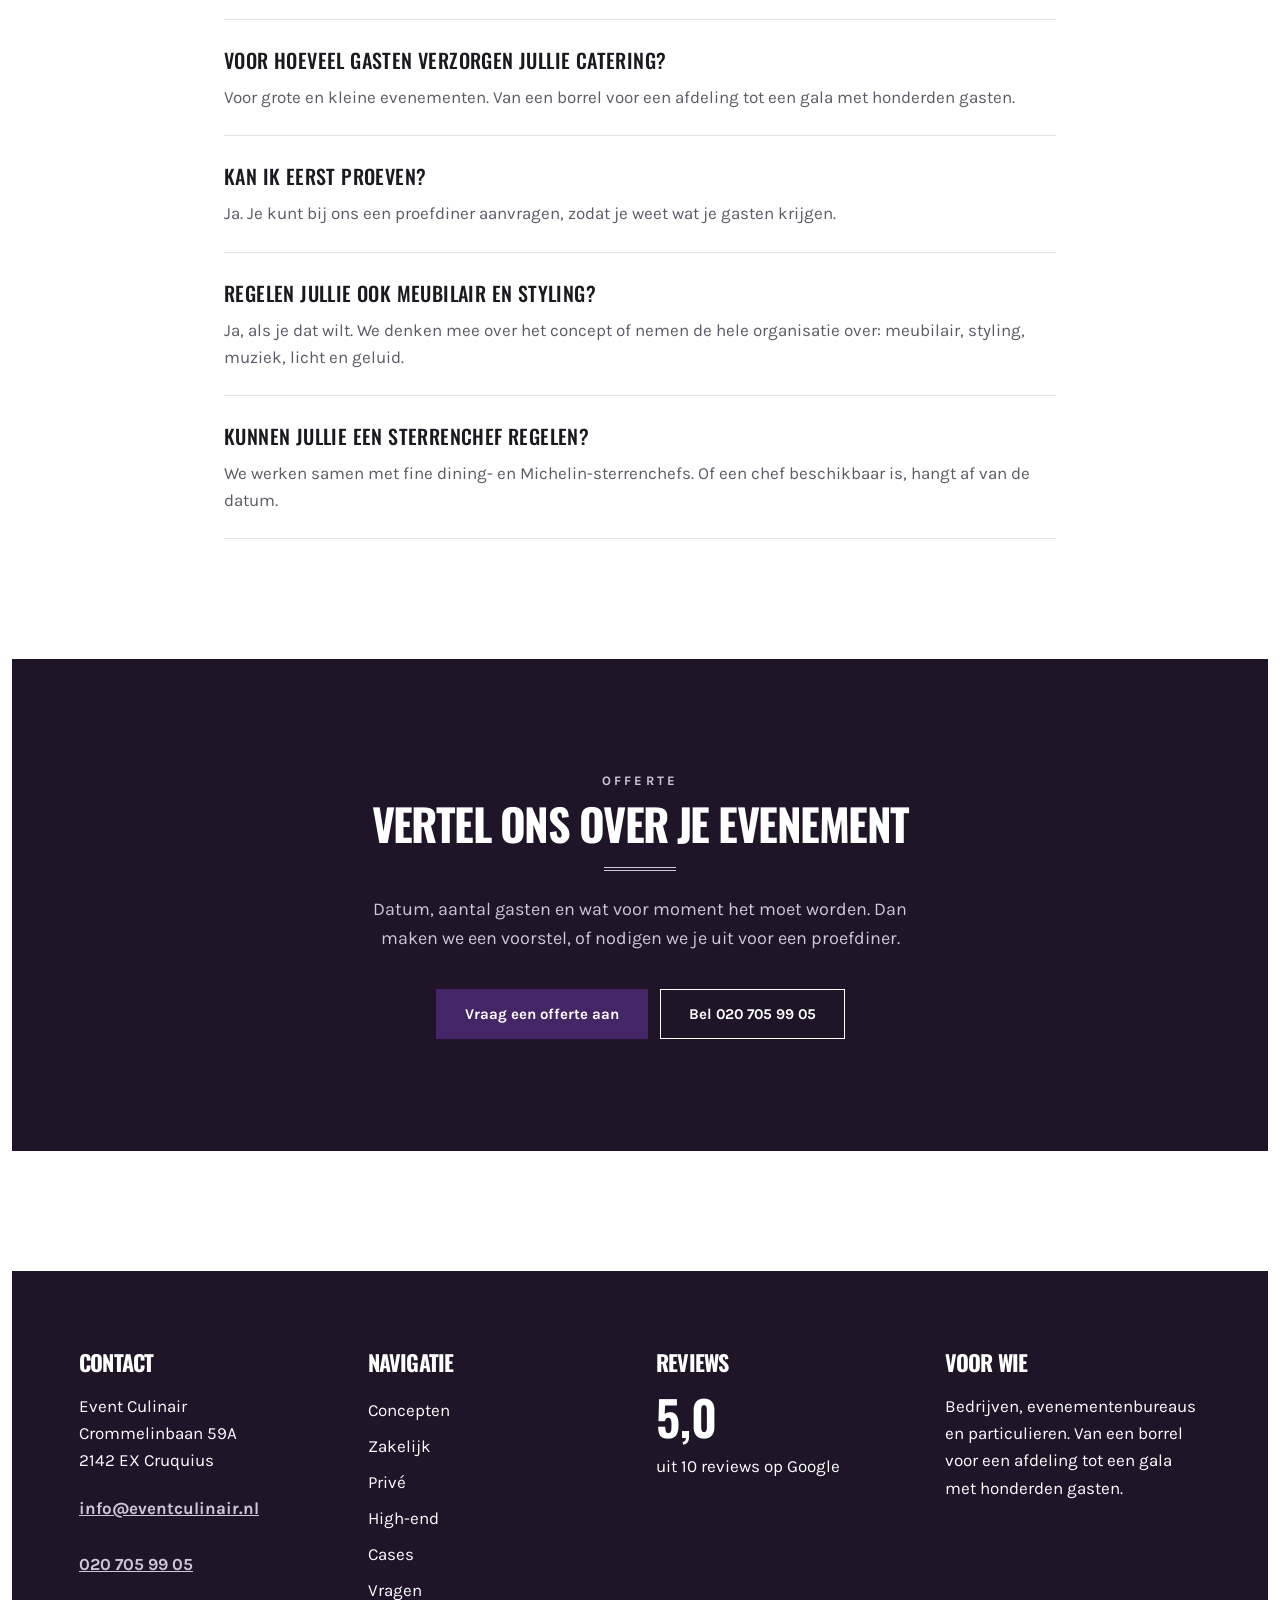
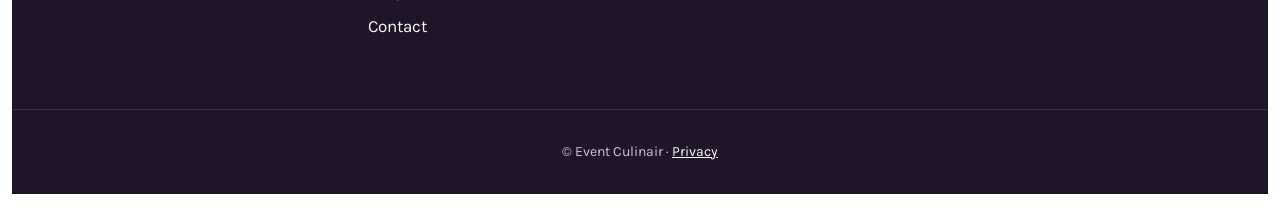
<file: c.html>
<!DOCTYPE html><html lang="nl"><head><meta charset="utf-8"><meta name="viewport" content="width=device-width, initial-scale=1"><title>Catering voor zakelijke en privé-evenementen | Event Culinair</title><meta name="description" content="Event Culinair verzorgt catering op maat voor bedrijven en particulieren, van borrel tot diner met een sterrenchef. Eerst proeven kan altijd."><link rel="canonical" href="https://defdigital.github.io/event-culinair-mockup/c"><meta name="robots" content="noindex, nofollow"><link rel="stylesheet" href="_astro/c.CwPUKtcE.css"><style>.ec-omlaag{align-items:flex-end;width:120px;height:48px;margin-left:-60px;display:flex;position:absolute;bottom:-1px;left:50%}.ec-omlaag_svg{width:120px;height:32px;display:block}.ec-omlaag_vorm{fill:var(--ec-wit)}.ec-omlaag_pijl{fill:none;stroke:var(--ec-inkt);stroke-width:1.8px;stroke-linecap:round;stroke-linejoin:round}.ec-omlaag:hover .ec-omlaag_pijl{stroke:var(--ec-paars)}.ec-omlaag:focus-visible{outline-offset:-4px}
*,:before,:after{box-sizing:border-box}html{-webkit-text-size-adjust:100%}body{background:var(--ec-wit);color:var(--ec-inkt);font-family:var(--ec-letter);margin:0;font-size:1.0625rem;line-height:1.6}h1,h2,h3{letter-spacing:-.035em;margin:0;font-weight:800;line-height:1.02}h3{letter-spacing:-.015em;font-weight:700;line-height:1.2}p,ul,ol{margin:0}a{color:var(--ec-paars)}img{max-width:100%;height:auto;display:block}:focus-visible{outline:3px solid var(--ec-paars);outline-offset:3px}@media (prefers-reduced-motion:reduce){*,:before,:after{scroll-behavior:auto!important;transition-duration:0s!important}}
</style></head><body><a class="ec-skip" href="#inhoud">Naar de inhoud</a><header class="ec-nav" data-nav><div class="ec-nav_binnen"><a class="ec-nav_logo" href="index.html" aria-label="Event Culinair, naar het overzicht van alle ontwerpen"><span class="ec-nav_logo-naam">Event Culinair</span><span class="ec-nav_logo-sub">Catering &amp; events</span></a><nav class="ec-nav_menu" aria-label="Hoofdmenu"><ul class="ec-nav_links"><li><a class="ec-nav_link" href="#concepten">Concepten</a></li><li><a class="ec-nav_link" href="#zakelijk">Zakelijk</a></li><li><a class="ec-nav_link" href="#prive">Privé</a></li><li><a class="ec-nav_link" href="#high-end">High-end</a></li><li><a class="ec-nav_link" href="#cases">Cases</a></li><li><a class="ec-nav_link" href="#vragen">Vragen</a></li><li><a class="ec-nav_link" href="#contact">Contact</a></li></ul></nav><details class="ec-nav_mobiel"><summary class="ec-nav_knop">Menu</summary><ul class="ec-nav_mobiel-lijst"><li><a class="ec-nav_link" href="#concepten">Concepten</a></li><li><a class="ec-nav_link" href="#zakelijk">Zakelijk</a></li><li><a class="ec-nav_link" href="#prive">Privé</a></li><li><a class="ec-nav_link" href="#high-end">High-end</a></li><li><a class="ec-nav_link" href="#cases">Cases</a></li><li><a class="ec-nav_link" href="#vragen">Vragen</a></li><li><a class="ec-nav_link" href="#contact">Contact</a></li></ul></details></div></header><main id="inhoud"><section class="ec-hero" data-hero><div class="ec-hero_kader"><img class="ec-hero_foto" src="foto/glazen-paviljoen-buffet.webp" alt width="1000" height="667" sizes="100vw" loading="eager" decoding="async"><div class="ec-hero_scherm"></div><div class="ec-hero_inhoud"><div class="ec-kop ec-kop--licht"><p class="ec-kop_boven">Catering &amp; events</p><h1 class="ec-kop_titel">Catering op maat voor elk evenement</h1><span class="ec-kop_lijn" aria-hidden="true"></span></div><p class="ec-hero_intro">Van een borrel voor de afdeling tot een diner met een sterrenchef. Zakelijk of privé, we koken en organiseren mee. En als je wilt, proef je eerst.</p><a class="ec-knop" href="#offerte">Vraag een offerte aan</a></div><a class="ec-hero_tel" href="tel:+31207059905">020 705 99 05</a><a class="ec-omlaag" href="#band" aria-label="Naar beneden"><svg class="ec-omlaag_svg" viewBox="0 0 120 32" aria-hidden="true"><path class="ec-omlaag_vorm" d="M0 32 C30 32 36 0 60 0 C84 0 90 32 120 32 Z"></path><path class="ec-omlaag_pijl" d="M53 15 L60 21 L67 15"></path></svg></a></div></section><section class="ec-band" id="band"><div class="ec-container ec-band_binnen"><h2 class="ec-band_titel">Eerst proeven? Vraag een proefdiner aan</h2><a class="ec-knop ec-knop--wit" href="#offerte">Proefdiner aanvragen</a></div></section><section class="ec-sectie ec-diensten" id="concepten" aria-labelledby="concepten-kop"><div class="ec-container ec-diensten_binnen"><div class="ec-kop"><p class="ec-kop_boven">Ontdek</p><h2 class="ec-kop_titel" id="concepten-kop">Onze concepten</h2><span class="ec-kop_lijn" aria-hidden="true"></span></div><p class="ec-diensten_tekst">Grote en kleine evenementen, altijd op maat. Geen standaardmenu of standaardoplossing, maar een voorstel dat past bij je gasten, je locatie en het moment.</p></div><ul class="ec-container ec-conceptkaarten"><li class="ec-conceptkaart"><img class="ec-conceptkaart_foto" src="foto/borrel-gasten-wijn.webp" alt="Gasten met een glas wijn in gesprek tijdens een borrel" width="1280" height="853" sizes="(max-width: 767px) 100vw, (max-width: 991px) 50vw, 33vw" loading="lazy" decoding="async"><div class="ec-conceptkaart_kaart"><div class="ec-conceptkaart_rand"><svg class="ec-conceptkaart_icoon" viewBox="0 0 48 48" aria-hidden="true" fill="none" stroke="currentColor" stroke-width="1.6" stroke-linecap="round" stroke-linejoin="round"><rect x="7" y="15" width="34" height="24"></rect><path d="M18 15v-4h12v4M7 25h34M22 25v4h4v-4"></path></svg><h3 class="ec-conceptkaart_naam">Corporate catering</h3><span class="ec-conceptkaart_lijn" aria-hidden="true"></span><p class="ec-conceptkaart_tekst">Van sponsordiner tot productlancering. Altijd op maat, nooit een standaardmenu.</p><a class="ec-conceptkaart_link" href="#offerte"><span class="ec-conceptkaart_linktekst">Bekijk corporate catering</span><span class="ec-conceptkaart_pijl" aria-hidden="true">→</span></a></div></div></li><li class="ec-conceptkaart"><img class="ec-conceptkaart_foto" src="foto/ceremonie-aan-water.webp" alt="Opstelling voor een ceremonie aan het water" width="1280" height="853" sizes="(max-width: 767px) 100vw, (max-width: 991px) 50vw, 33vw" loading="lazy" decoding="async"><div class="ec-conceptkaart_kaart"><div class="ec-conceptkaart_rand"><svg class="ec-conceptkaart_icoon" viewBox="0 0 48 48" aria-hidden="true" fill="none" stroke="currentColor" stroke-width="1.6" stroke-linecap="round" stroke-linejoin="round"><path d="M12 8h10l-1 9a4 4 0 0 1-8 0zM17 21v14M12 35h10M26 8h10l-1 9a4 4 0 0 1-8 0zM31 21v14M26 35h10"></path></svg><h3 class="ec-conceptkaart_naam">Private events</h3><span class="ec-conceptkaart_lijn" aria-hidden="true"></span><p class="ec-conceptkaart_tekst">Bruiloften, jubilea en tuinfeesten. Wij koken en organiseren mee.</p><a class="ec-conceptkaart_link" href="#offerte"><span class="ec-conceptkaart_linktekst">Bekijk private events</span><span class="ec-conceptkaart_pijl" aria-hidden="true">→</span></a></div></div></li><li class="ec-conceptkaart"><img class="ec-conceptkaart_foto" src="foto/oesters-ijs.webp" alt="Oesters op ijs in een houten kistje" width="1280" height="853" sizes="(max-width: 767px) 100vw, (max-width: 991px) 50vw, 33vw" loading="lazy" decoding="async"><div class="ec-conceptkaart_kaart"><div class="ec-conceptkaart_rand"><svg class="ec-conceptkaart_icoon" viewBox="0 0 48 48" aria-hidden="true" fill="none" stroke="currentColor" stroke-width="1.6" stroke-linecap="round" stroke-linejoin="round"><path d="M8 34h32M10 34a14 14 0 0 1 28 0M24 20v-3M21 17h6M6 38h36"></path></svg><h3 class="ec-conceptkaart_naam">High-end catering</h3><span class="ec-conceptkaart_lijn" aria-hidden="true"></span><p class="ec-conceptkaart_tekst">Een diner met een fine dining- of sterrenchef, op jouw locatie.</p><a class="ec-conceptkaart_link" href="#offerte"><span class="ec-conceptkaart_linktekst">Bekijk high-end catering</span><span class="ec-conceptkaart_pijl" aria-hidden="true">→</span></a></div></div></li><li class="ec-conceptkaart"><img class="ec-conceptkaart_foto" src="foto/theaterzaal-diner.webp" alt="Diner in een theaterzaal met ronde tafels" width="1280" height="853" sizes="(max-width: 767px) 100vw, (max-width: 991px) 50vw, 33vw" loading="lazy" decoding="async"><div class="ec-conceptkaart_kaart"><div class="ec-conceptkaart_rand"><svg class="ec-conceptkaart_icoon" viewBox="0 0 48 48" aria-hidden="true" fill="none" stroke="currentColor" stroke-width="1.6" stroke-linecap="round" stroke-linejoin="round"><path d="M24 7l4.6 10.6L40 19l-8.6 7.7L34 38l-10-5.9L14 38l2.6-11.3L8 19l11.4-1.4z"></path></svg><h3 class="ec-conceptkaart_naam">Concept catering</h3><span class="ec-conceptkaart_lijn" aria-hidden="true"></span><p class="ec-conceptkaart_tekst">Eten, drinken en styling die passen bij het thema van je evenement.</p><a class="ec-conceptkaart_link" href="#offerte"><span class="ec-conceptkaart_linktekst">Bekijk concept catering</span><span class="ec-conceptkaart_pijl" aria-hidden="true">→</span></a></div></div></li><li class="ec-conceptkaart"><img class="ec-conceptkaart_foto" src="foto/taartentoren-gasten.webp" alt="Gasten rond een toren met taartjes" width="1280" height="853" sizes="(max-width: 767px) 100vw, (max-width: 991px) 50vw, 33vw" loading="lazy" decoding="async"><div class="ec-conceptkaart_kaart"><div class="ec-conceptkaart_rand"><svg class="ec-conceptkaart_icoon" viewBox="0 0 48 48" aria-hidden="true" fill="none" stroke="currentColor" stroke-width="1.6" stroke-linecap="round" stroke-linejoin="round"><path d="M10 40h28M12 40V27h24v13M16 27v-6h16v6M24 21v-5M22 13c0-2 2-4 2-4s2 2 2 4a2 2 0 0 1-4 0zM12 33c4 2 8-2 12 0s8 2 12 0"></path></svg><h3 class="ec-conceptkaart_naam">Specials</h3><span class="ec-conceptkaart_lijn" aria-hidden="true"></span><p class="ec-conceptkaart_tekst">Bijzondere formules voor bijzondere momenten.</p><a class="ec-conceptkaart_link" href="#offerte"><span class="ec-conceptkaart_linktekst">Bekijk specials</span><span class="ec-conceptkaart_pijl" aria-hidden="true">→</span></a></div></div></li></ul></section><section class="ec-cta" aria-labelledby="cta-kop"><div class="ec-cta_kader ec-cta_kader--foto"><img class="ec-cta_foto" src="foto/zaal-paars-gasten.webp" alt width="1280" height="621" sizes="100vw" loading="lazy" decoding="async"><div class="ec-cta_scherm"></div><div class="ec-kop ec-kop--licht"><p class="ec-kop_boven">Reserveer op tijd</p><h2 class="ec-kop_titel" id="cta-kop">Is jouw datum nog vrij?</h2><span class="ec-kop_lijn" aria-hidden="true"></span></div><p class="ec-cta_tekst">Neem contact op en we kijken meteen of je datum nog beschikbaar is. Daarna stellen we samen een voorstel op dat bij je evenement past.</p><a class="ec-knop" href="#offerte">Check je datum</a></div></section><div class="ec-blokken"><section class="ec-blok" id="zakelijk" aria-labelledby="zakelijk-kop"><div class="ec-container ec-blok_binnen"><img class="ec-blok_foto" src="foto/chef-snijdt-gasten.webp" alt="Chef snijdt vlees voor gasten aan een buffettafel" width="1280" height="853" sizes="(max-width: 767px) 100vw, 66vw" loading="lazy" decoding="async"><div class="ec-blok_kaart"><div class="ec-blok_rand"><svg class="ec-blok_icoon" viewBox="0 0 48 48" aria-hidden="true" fill="none" stroke="currentColor" stroke-width="1.6" stroke-linecap="round" stroke-linejoin="round"><rect x="7" y="15" width="34" height="24"></rect><path d="M18 15v-4h12v4M7 25h34M22 25v4h4v-4"></path></svg><div class="ec-kop"><p class="ec-kop_boven">Zakelijk</p><h2 class="ec-kop_titel" id="zakelijk-kop">Voor bedrijven</h2><span class="ec-kop_lijn" aria-hidden="true"></span></div><p class="ec-blok_tekst">Al vele jaren voor grote en kleine klanten. We kijken naar wat jouw evenement nodig heeft, niet naar een standaardoplossing.</p><a class="ec-knop" href="#offerte">Bekijk corporate catering</a></div></div></div></section><section class="ec-blok ec-blok--om" id="prive" aria-labelledby="prive-kop"><div class="ec-container ec-blok_binnen"><img class="ec-blok_foto" src="foto/lange-tafel-wit.webp" alt="Lange gedekte tafel met wit linnen en roze bloemen" width="1280" height="853" sizes="(max-width: 767px) 100vw, 66vw" loading="lazy" decoding="async"><div class="ec-blok_kaart"><div class="ec-blok_rand"><svg class="ec-blok_icoon" viewBox="0 0 48 48" aria-hidden="true" fill="none" stroke="currentColor" stroke-width="1.6" stroke-linecap="round" stroke-linejoin="round"><path d="M12 8h10l-1 9a4 4 0 0 1-8 0zM17 21v14M12 35h10M26 8h10l-1 9a4 4 0 0 1-8 0zM31 21v14M26 35h10"></path></svg><div class="ec-kop"><p class="ec-kop_boven">Privé</p><h2 class="ec-kop_titel" id="prive-kop">Voor thuis en familie</h2><span class="ec-kop_lijn" aria-hidden="true"></span></div><p class="ec-blok_tekst">We komen uit een evenementenbureau. Daarom regelen we desgewenst ook meubilair, styling, muziek en licht.</p><a class="ec-knop" href="#offerte">Bekijk private events</a></div></div></div></section><section class="ec-blok" id="high-end" aria-labelledby="high-end-kop"><div class="ec-container ec-blok_binnen"><img class="ec-blok_foto" src="foto/vis-fine-dining.webp" alt="Opgemaakt visgerecht met groene saus op een wit bord" width="1280" height="853" sizes="(max-width: 767px) 100vw, 66vw" loading="lazy" decoding="async"><div class="ec-blok_kaart"><div class="ec-blok_rand"><svg class="ec-blok_icoon" viewBox="0 0 48 48" aria-hidden="true" fill="none" stroke="currentColor" stroke-width="1.6" stroke-linecap="round" stroke-linejoin="round"><path d="M8 34h32M10 34a14 14 0 0 1 28 0M24 20v-3M21 17h6M6 38h36"></path></svg><div class="ec-kop"><p class="ec-kop_boven">High-end</p><h2 class="ec-kop_titel" id="high-end-kop">Aan tafel met een sterrenchef</h2><span class="ec-kop_lijn" aria-hidden="true"></span></div><p class="ec-blok_tekst">We werken samen met fine dining- en Michelin-sterrenchefs. Voor een zakenlunch, een diner voor relaties of een avond thuis.</p><a class="ec-knop" href="#offerte">Bekijk high-end catering</a></div></div></div></section></div><section class="ec-sectie ec-tegels" id="cases"><div class="ec-container ec-tegels_raster"><a class="ec-fototegel" href="#cases"><img class="ec-fototegel_foto" src="foto/tijdschriftengala.webp" alt width="1280" height="853" sizes="(max-width: 767px) 100vw, 50vw" loading="lazy" decoding="async"><span class="ec-fototegel_scherm"></span><span class="ec-fototegel_inhoud"><span class="ec-fototegel_titel">Cases</span><span class="ec-fototegel_tekst">Van de Amsterdam Business Awards tot een bruiloft in de stad. Zo pakten we het eerder aan.</span><span class="ec-knop">Bekijk de cases</span></span></a><a class="ec-fototegel" href="#cases"><img class="ec-fototegel_foto" src="foto/amsterdam-business-awards.webp" alt width="1280" height="960" sizes="(max-width: 767px) 100vw, 50vw" loading="lazy" decoding="async"><span class="ec-fototegel_scherm"></span><span class="ec-fototegel_inhoud"><span class="ec-fototegel_titel">Locaties</span><span class="ec-fototegel_tekst">Locaties waar we vaker koken. Handig als je nog een plek zoekt voor je evenement.</span><span class="ec-knop">Bekijk de locaties</span></span></a></div></section><section class="ec-reviews" aria-roledescription="carrousel" aria-labelledby="reviews-kop" data-carrousel><div class="ec-container ec-reviews_binnen"><div class="ec-kop ec-kop--licht"><p class="ec-kop_boven">5,0 uit 10 reviews op Google</p><h2 class="ec-kop_titel" id="reviews-kop">Wat opdrachtgevers zeggen</h2><span class="ec-kop_lijn" aria-hidden="true"></span></div><ul class="ec-carrousel_baan" data-baan tabindex="0" aria-label="Reviews, scroll horizontaal"><li class="ec-carrousel_dia" aria-roledescription="dia" aria-label="1 van 3"><blockquote class="ec-review"><p class="ec-review_tekst">“Zeer aan te raden om je event bij dit bedrijf te laten verzorgen. De afspraken qua tijd zijn correct en de reactie is snel. Mijn gasten hebben genoten van het heerlijk buffet.”</p><footer class="ec-review_naam">L Andriessen · Google</footer></blockquote></li><li class="ec-carrousel_dia" aria-roledescription="dia" aria-label="2 van 3"><blockquote class="ec-review"><p class="ec-review_tekst">“Wij zijn ontzettend blij met onze samenwerking met Event Culinair! Ze zijn ervaren, professioneel en denken graag mee op verschillende vlakken.”</p><footer class="ec-review_naam">Refined Agency · Google</footer></blockquote></li><li class="ec-carrousel_dia" aria-roledescription="dia" aria-label="3 van 3"><blockquote class="ec-review"><p class="ec-review_tekst">“Heerlijk gegeten, ouderwets lekkere stampotten. Aanrader!”</p><footer class="ec-review_naam">Dennis van der Vleuten · Google</footer></blockquote></li></ul><div class="ec-carrousel_bediening" data-bediening hidden><button class="ec-carrousel_knop" type="button" data-vorige aria-label="Vorige review">←</button><button class="ec-carrousel_knop" type="button" data-volgende aria-label="Volgende review">→</button></div></div></section><section class="ec-sectie ec-belofte" aria-labelledby="belofte-kop"><div class="ec-container ec-belofte_raster"><img class="ec-belofte_foto" src="foto/koks-opmaken-2.webp" alt="Koks maken borden op voor een diner" width="1280" height="853" sizes="(max-width: 767px) 100vw, 45vw" loading="lazy" decoding="async"><div><div class="ec-kop ec-kop--links"><p class="ec-kop_boven">Onze belofte</p><h2 class="ec-kop_titel" id="belofte-kop">Geen loze kreten</h2><span class="ec-kop_lijn" aria-hidden="true"></span></div><p class="ec-belofte_tekst">We zijn een goede, maar ook een bijzondere cateraar. Omdat smaak en beleving niet in woorden te vangen zijn, kun je bij ons eerst proeven. Daarna beslis je.</p></div></div></section><section class="ec-sectie ec-vragen-sectie" id="vragen" aria-labelledby="vragen-kop"><div class="ec-container ec-vragen_binnen"><div class="ec-kop"><p class="ec-kop_boven">Goed om te weten</p><h2 class="ec-kop_titel" id="vragen-kop">Veelgestelde vragen</h2><span class="ec-kop_lijn" aria-hidden="true"></span></div><dl class="ec-vragen"><div class="ec-vraag"><dt class="ec-vraag_vraag">Wat kost catering per persoon?</dt><dd class="ec-vraag_antwoord">Dat hangt af van het concept, het aantal gasten en wat er verder geregeld moet worden. Op elke conceptpagina staat een vanafprijs. Voor jouw evenement maken we een voorstel op maat.</dd></div><div class="ec-vraag"><dt class="ec-vraag_vraag">Voor hoeveel gasten verzorgen jullie catering?</dt><dd class="ec-vraag_antwoord">Voor grote en kleine evenementen. Van een borrel voor een afdeling tot een gala met honderden gasten.</dd></div><div class="ec-vraag"><dt class="ec-vraag_vraag">Kan ik eerst proeven?</dt><dd class="ec-vraag_antwoord">Ja. Je kunt bij ons een proefdiner aanvragen, zodat je weet wat je gasten krijgen.</dd></div><div class="ec-vraag"><dt class="ec-vraag_vraag">Regelen jullie ook meubilair en styling?</dt><dd class="ec-vraag_antwoord">Ja, als je dat wilt. We denken mee over het concept of nemen de hele organisatie over: meubilair, styling, muziek, licht en geluid.</dd></div><div class="ec-vraag"><dt class="ec-vraag_vraag">Kunnen jullie een sterrenchef regelen?</dt><dd class="ec-vraag_antwoord">We werken samen met fine dining- en Michelin-sterrenchefs. Of een chef beschikbaar is, hangt af van de datum.</dd></div></dl></div></section><section class="ec-cta ec-cta--slot" id="offerte" aria-labelledby="offerte-kop"><div class="ec-cta_kader"><div class="ec-kop ec-kop--licht"><p class="ec-kop_boven">Offerte</p><h2 class="ec-kop_titel" id="offerte-kop">Vertel ons over je evenement</h2><span class="ec-kop_lijn" aria-hidden="true"></span></div><p class="ec-cta_tekst">Datum, aantal gasten en wat voor moment het moet worden. Dan maken we een voorstel, of nodigen we je uit voor een proefdiner.</p><div class="ec-knoppen"><a class="ec-knop" href="#offerte">Vraag een offerte aan</a><a class="ec-knop ec-knop--lijn" href="tel:+31207059905">Bel 020 705 99 05</a></div></div></section></main><footer class="ec-footer" id="contact"><div class="ec-footer_binnen"><div class="ec-container ec-footer_raster"><div><h2 class="ec-footer_kop">Contact</h2><p>Event Culinair<br>Crommelinbaan 59A<br>2142 EX Cruquius</p><p class="ec-footer_accent"><a href="mailto:info@eventculinair.nl">info@eventculinair.nl</a></p><p class="ec-footer_tel"><a href="tel:+31207059905">020 705 99 05</a></p></div><div><h2 class="ec-footer_kop">Navigatie</h2><ul class="ec-footer_lijst"><li><a href="#concepten">Concepten</a></li><li><a href="#zakelijk">Zakelijk</a></li><li><a href="#prive">Privé</a></li><li><a href="#high-end">High-end</a></li><li><a href="#cases">Cases</a></li><li><a href="#vragen">Vragen</a></li><li><a href="#contact">Contact</a></li></ul></div><div><h2 class="ec-footer_kop">Reviews</h2><p class="ec-footer_score">5,0</p><p>uit 10 reviews op Google</p></div><div><h2 class="ec-footer_kop">Voor wie</h2><p>Bedrijven, evenementenbureaus en particulieren. Van een borrel voor een afdeling tot een gala met honderden gasten.</p></div></div><p class="ec-footer_onder">© Event Culinair · <a href="#inhoud">Privacy</a></p></div></footer><script type="module">var e=document.querySelector(`[data-nav]`),t=document.querySelector(`[data-hero]`);if(e&&t){let n=()=>e.classList.toggle(`ec-nav--transparant`,window.scrollY<t.offsetHeight-e.offsetHeight);n(),window.addEventListener(`scroll`,n,{passive:!0}),window.addEventListener(`resize`,n)}</script></body></html><script type="module">var e=document.querySelector(`[data-carrousel]`);if(e){let t=e.querySelector(`[data-baan]`),n=e.querySelector(`[data-bediening]`),r=e.querySelector(`[data-pauze]`),i=t.children.length,a=()=>Math.round(t.scrollLeft/t.clientWidth),o=e=>t.scrollTo({left:(e+i)%i*t.clientWidth,behavior:`smooth`});n.hidden=!1,e.querySelector(`[data-vorige]`).addEventListener(`click`,()=>o(a()-1)),e.querySelector(`[data-volgende]`).addEventListener(`click`,()=>o(a()+1));let s=!window.matchMedia(`(prefers-reduced-motion: reduce)`).matches,c=!1,l=()=>{r&&(r.textContent=s?`Pauze`:`Afspelen`,r.setAttribute(`aria-pressed`,String(!s)))};l(),r?.addEventListener(`click`,()=>{s=!s,l()}),e.addEventListener(`mouseenter`,()=>c=!0),e.addEventListener(`mouseleave`,()=>c=!1),e.addEventListener(`focusin`,()=>c=!0),e.addEventListener(`focusout`,()=>c=!1),setInterval(()=>{s&&!c&&o(a()+1)},6e3)}</script>
</file>
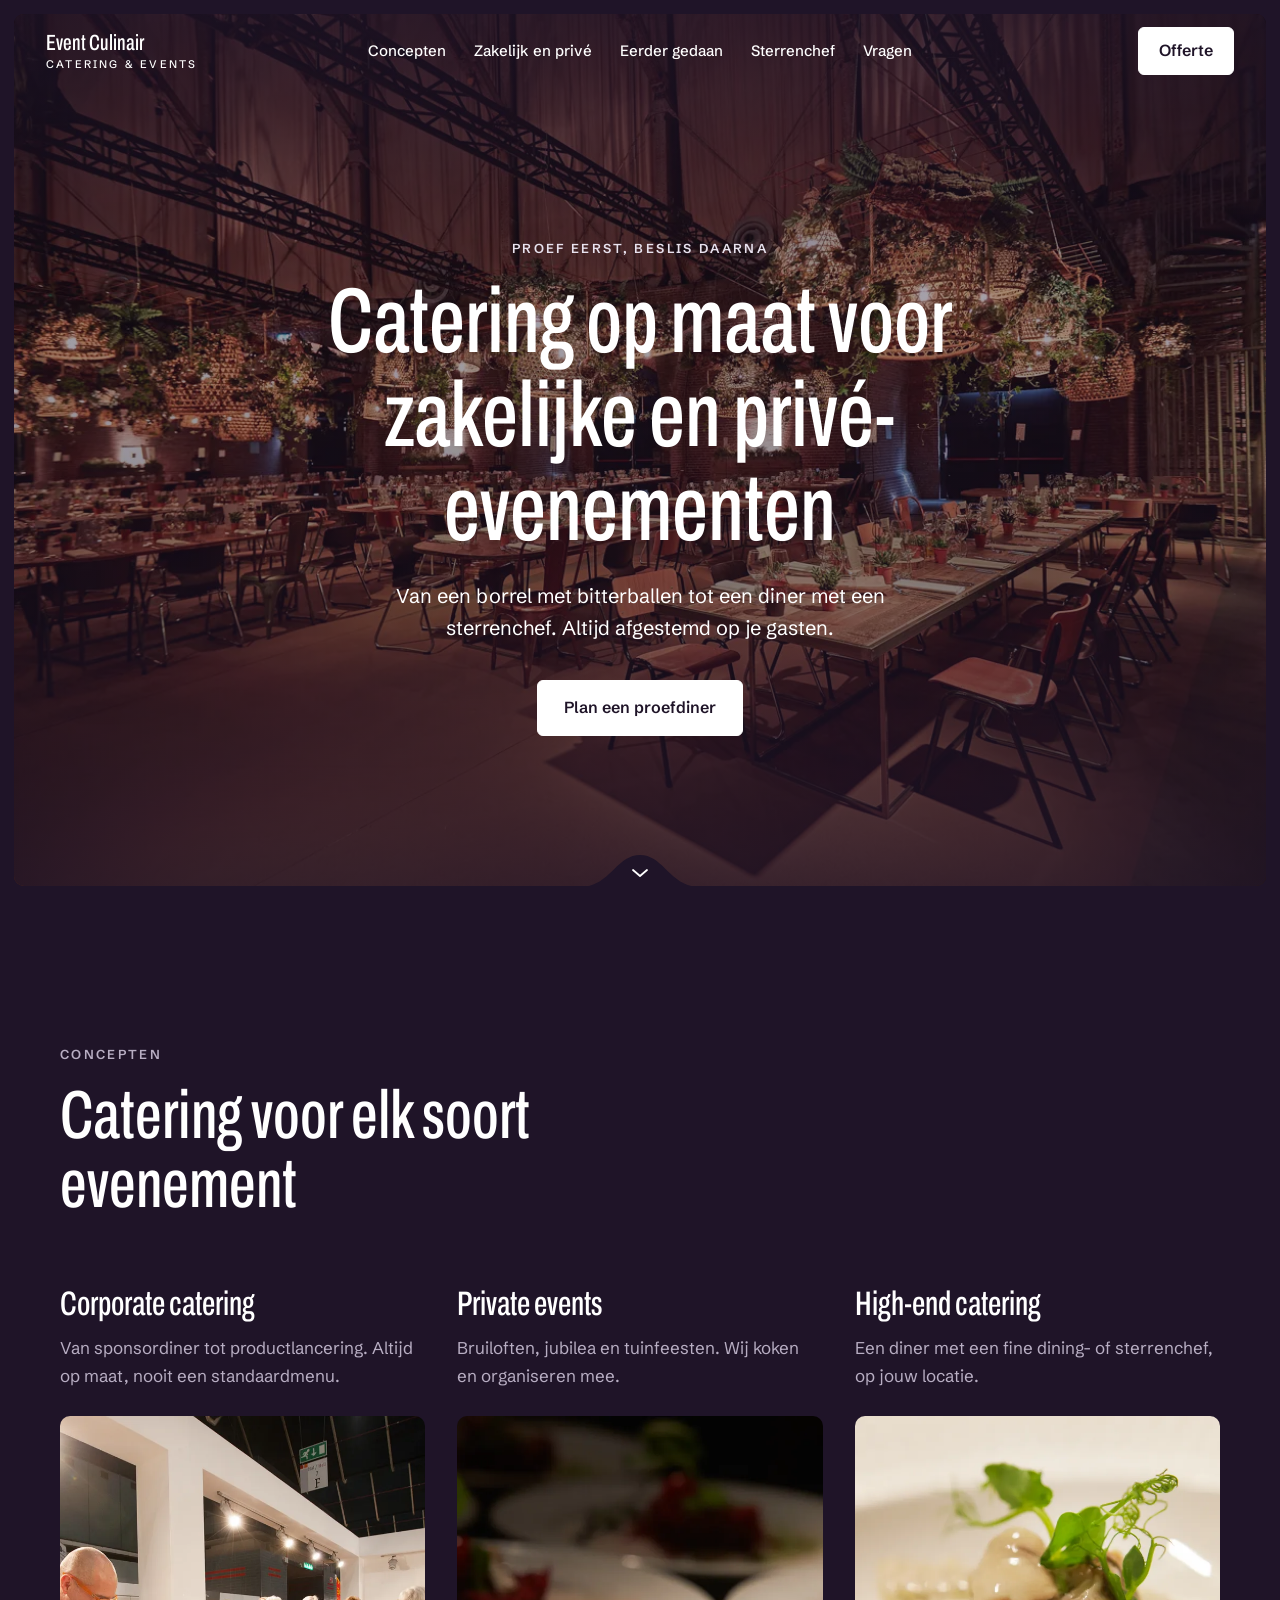
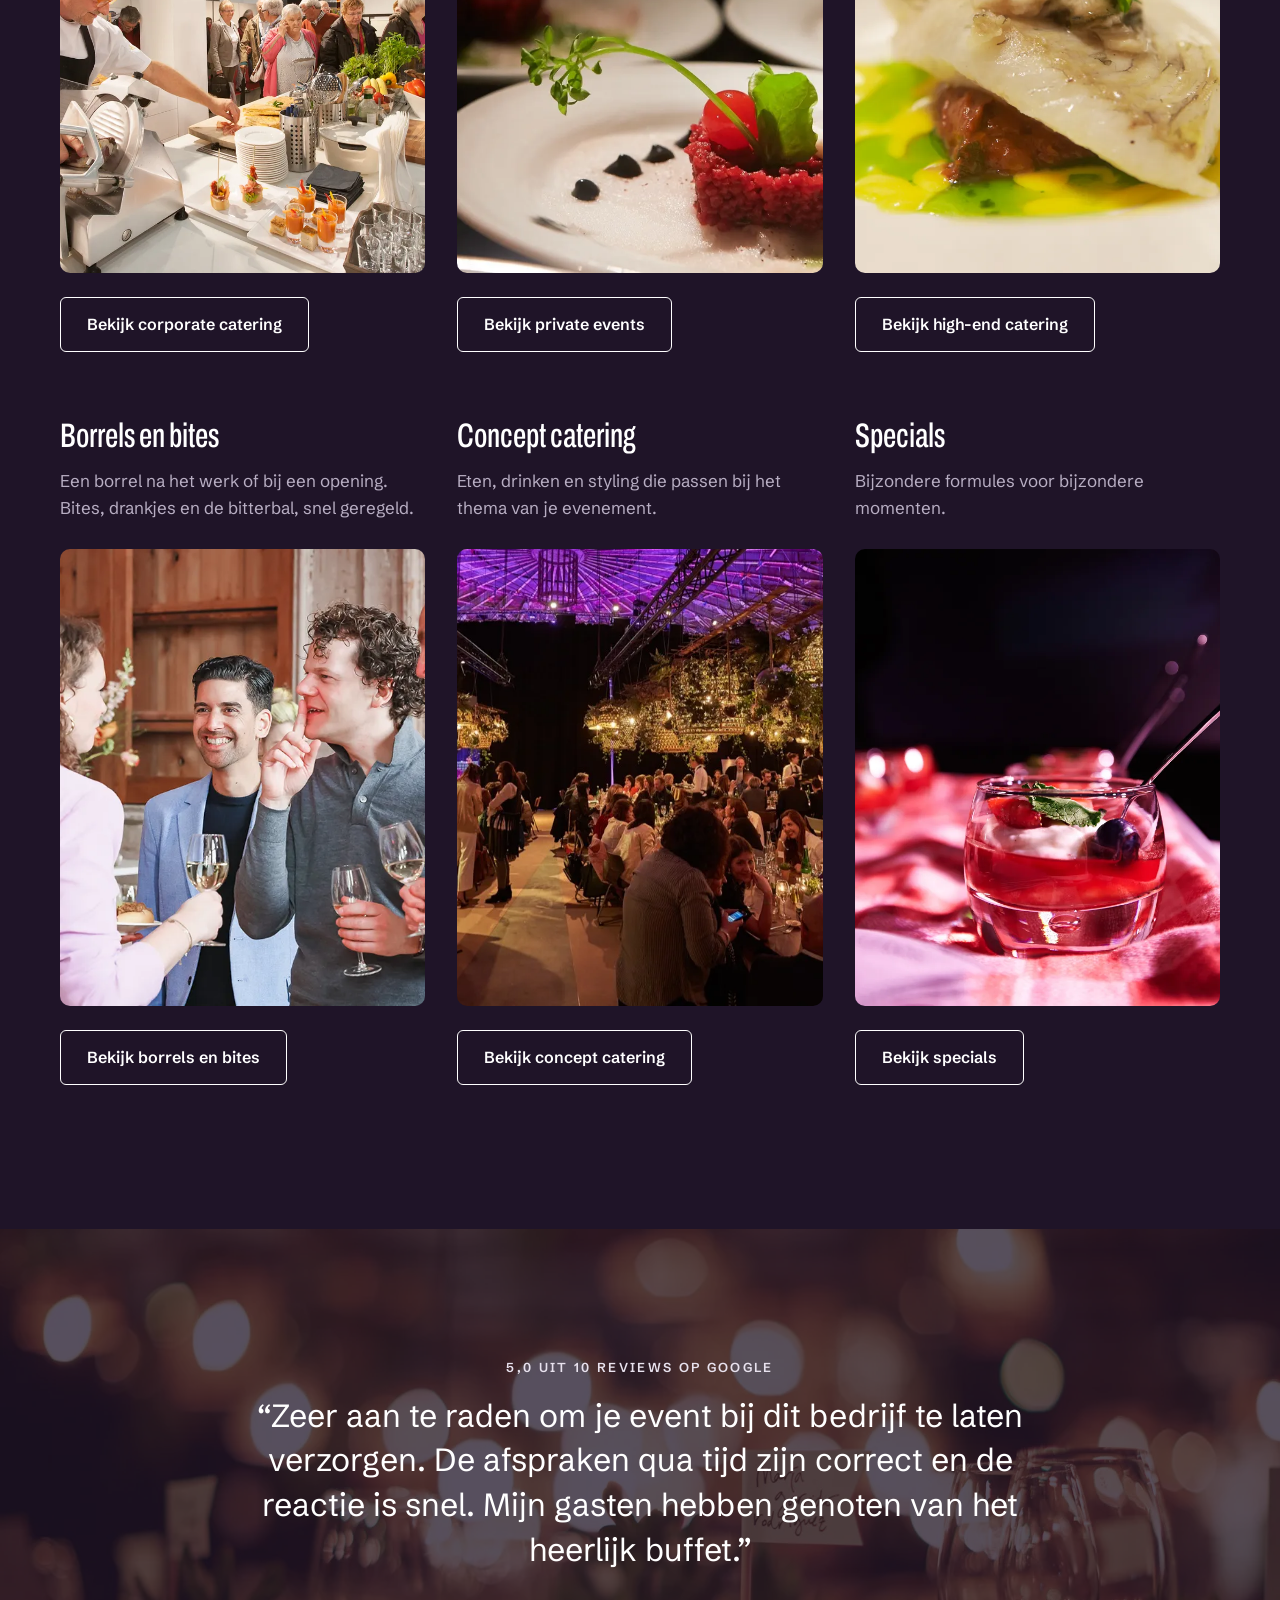
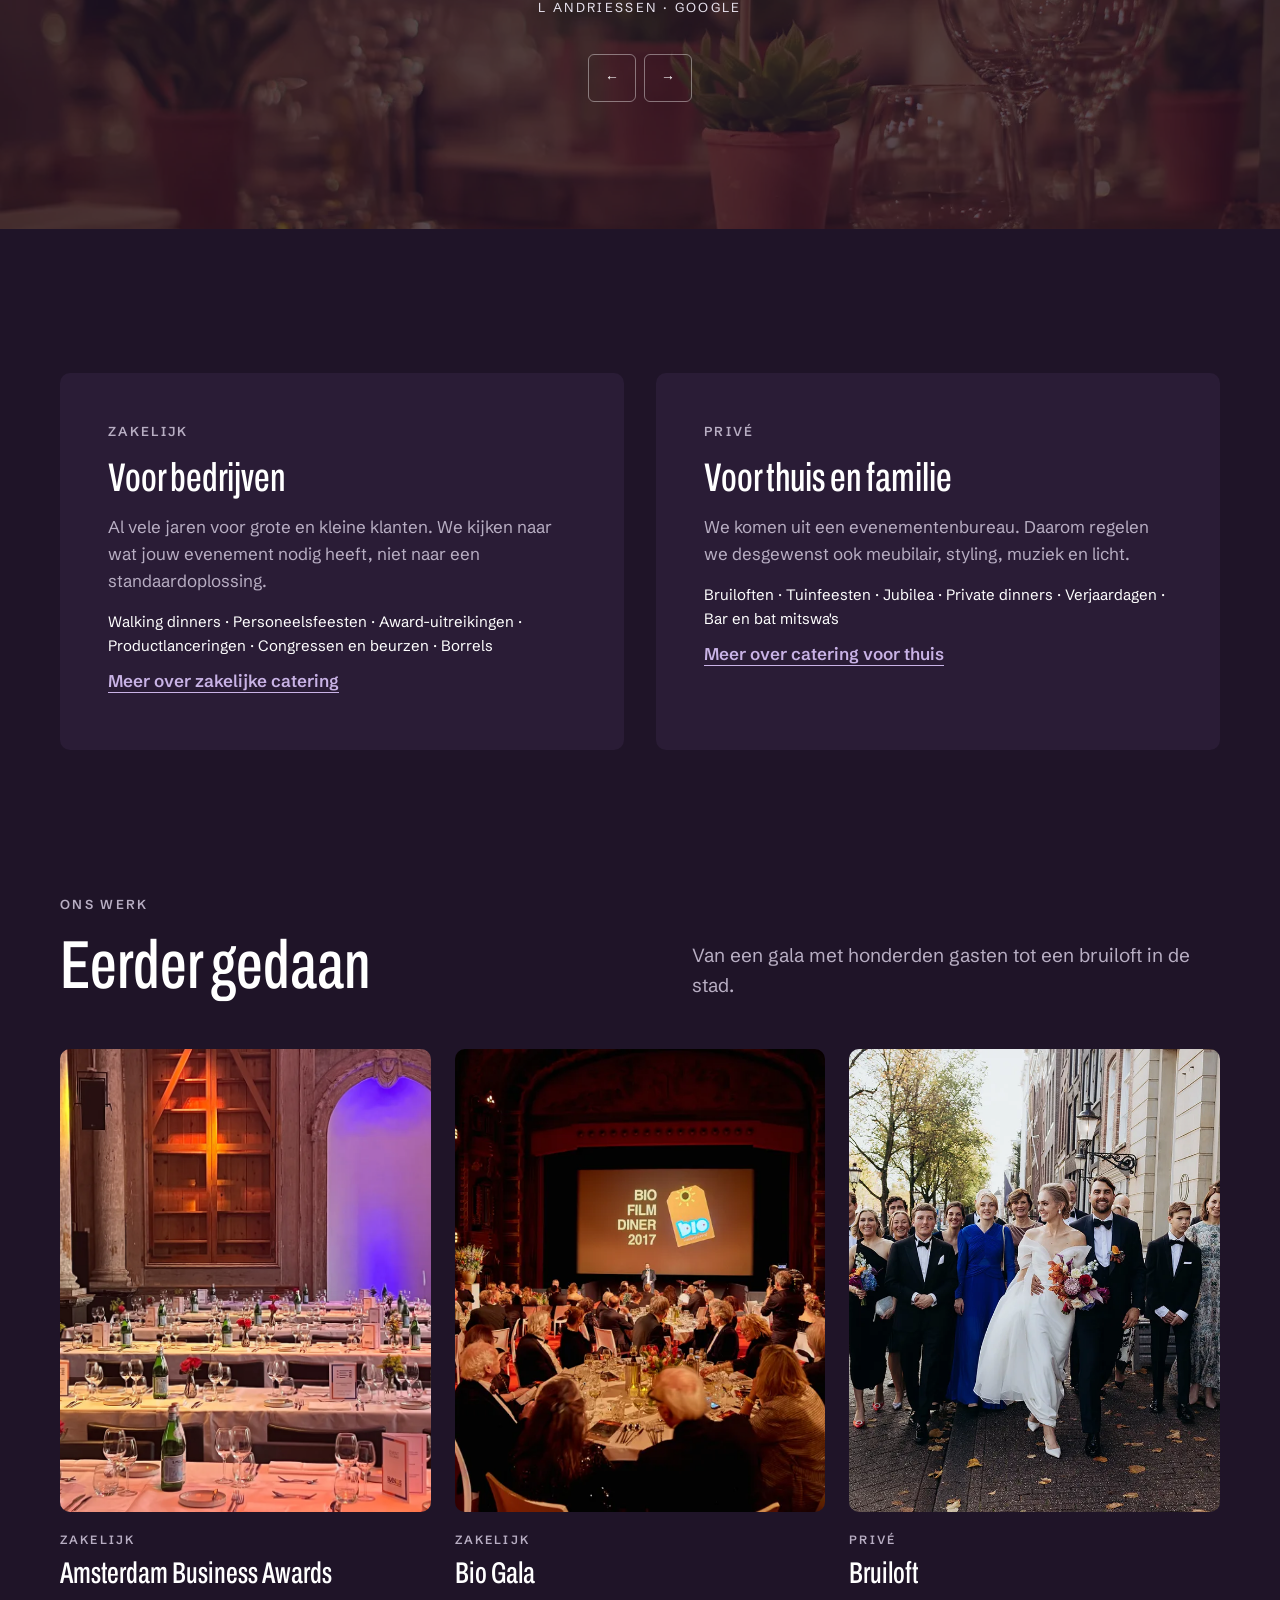
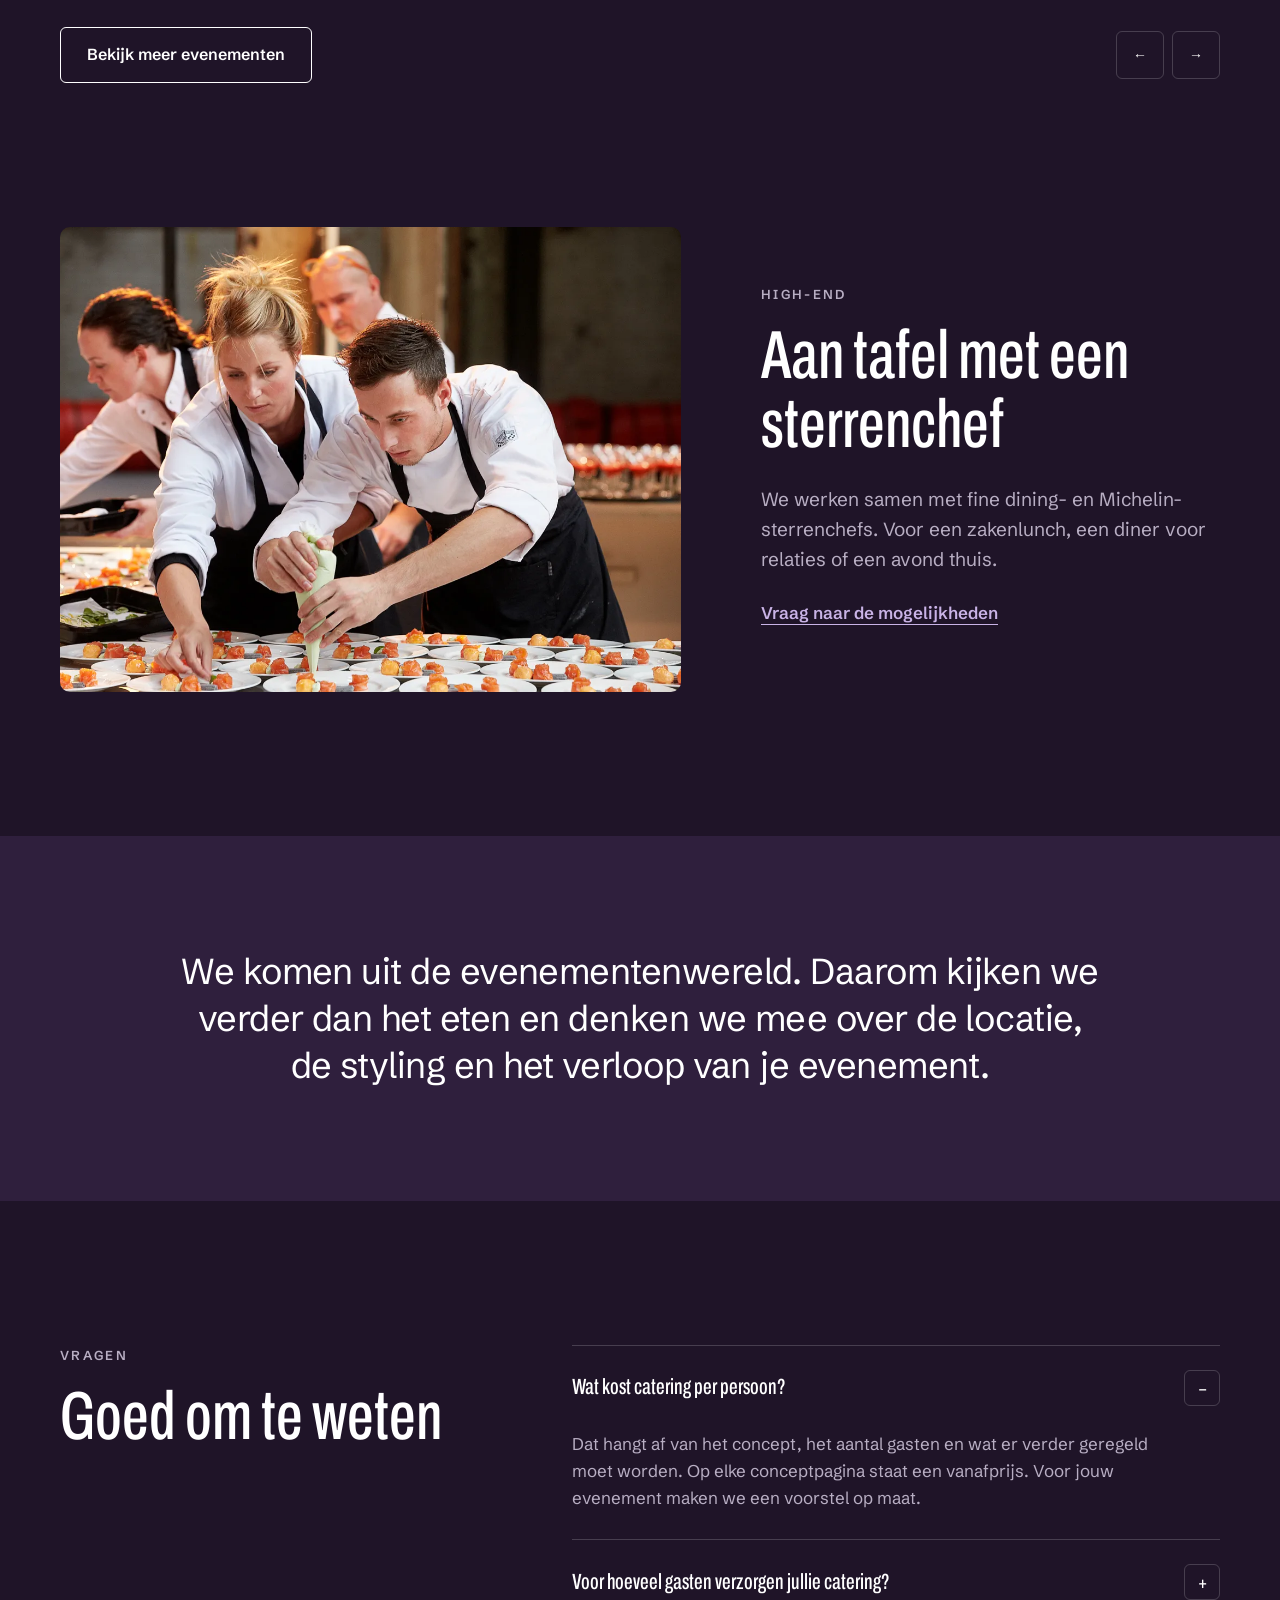
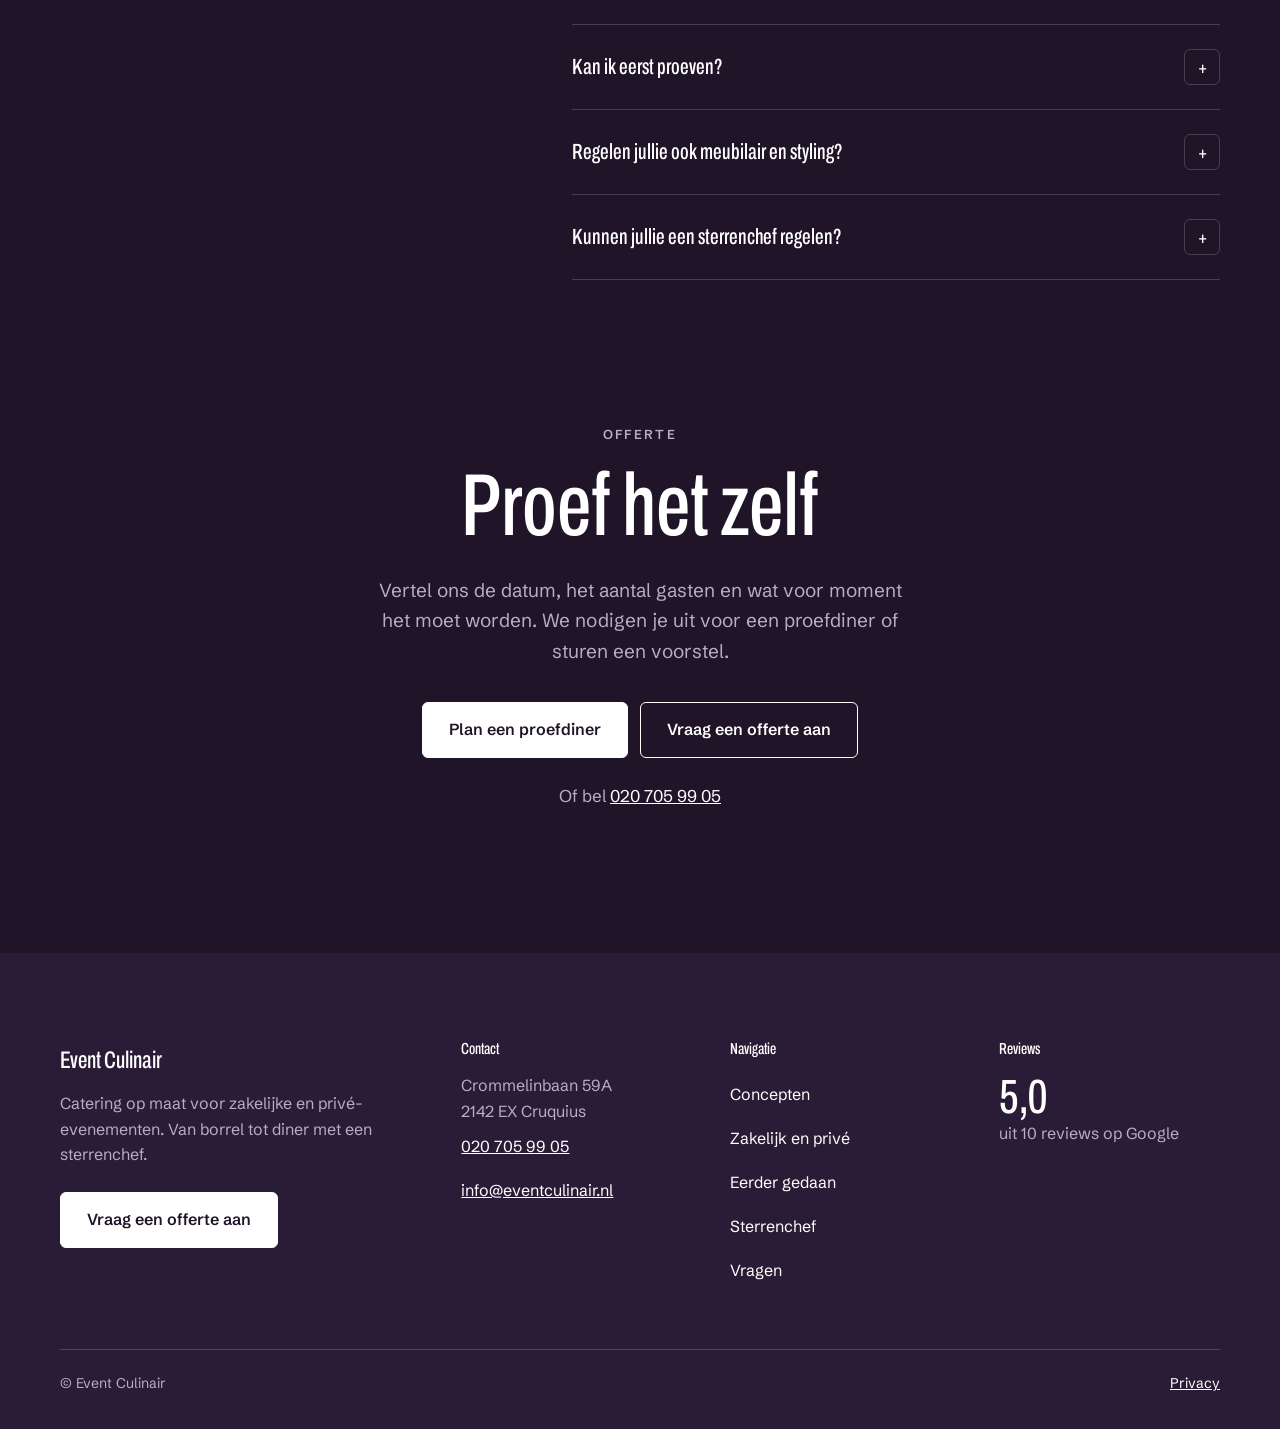
<file: letter-1.html>
<!DOCTYPE html><html lang="nl" data-thema="donker" data-header="midden" data-hoeken="zacht" data-opbouw="omlijst" data-kopletter="archivo"><head><meta charset="utf-8"><meta name="viewport" content="width=device-width, initial-scale=1"><title>Catering voor zakelijke en privé-evenementen | Event Culinair</title><meta name="description" content="Event Culinair verzorgt catering op maat voor bedrijven en particulieren, van borrel tot diner met een sterrenchef. Eerst proeven kan altijd."><link rel="canonical" href="https://defdigital.github.io/event-culinair-mockup/letter-1"><meta name="robots" content="noindex, nofollow"><style>@font-face{font-family:Schibsted Grotesk;font-style:normal;font-display:swap;font-weight:400;src:url(_astro/schibsted-grotesk-latin-ext-400-normal.DHVTfbSM.woff2)format("woff2"),url(_astro/schibsted-grotesk-latin-ext-400-normal.DUPvg9bQ.woff)format("woff");unicode-range:U+100-2BA,U+2BD-2C5,U+2C7-2CC,U+2CE-2D7,U+2DD-2FF,U+304,U+308,U+329,U+1D00-1DBF,U+1E00-1E9F,U+1EF2-1EFF,U+2020,U+20A0-20AB,U+20AD-20C0,U+2113,U+2C60-2C7F,U+A720-A7FF}@font-face{font-family:Schibsted Grotesk;font-style:normal;font-display:swap;font-weight:400;src:url(_astro/schibsted-grotesk-latin-400-normal.DPhJBilQ.woff2)format("woff2"),url(_astro/schibsted-grotesk-latin-400-normal.BkiRe4WW.woff)format("woff");unicode-range:U+??,U+131,U+152-153,U+2BB-2BC,U+2C6,U+2DA,U+2DC,U+304,U+308,U+329,U+2000-206F,U+20AC,U+2122,U+2191,U+2193,U+2212,U+2215,U+FEFF,U+FFFD}@font-face{font-family:Schibsted Grotesk;font-style:normal;font-display:swap;font-weight:500;src:url(_astro/schibsted-grotesk-latin-ext-500-normal.Ch1izu81.woff2)format("woff2"),url(_astro/schibsted-grotesk-latin-ext-500-normal.BjmYCtCC.woff)format("woff");unicode-range:U+100-2BA,U+2BD-2C5,U+2C7-2CC,U+2CE-2D7,U+2DD-2FF,U+304,U+308,U+329,U+1D00-1DBF,U+1E00-1E9F,U+1EF2-1EFF,U+2020,U+20A0-20AB,U+20AD-20C0,U+2113,U+2C60-2C7F,U+A720-A7FF}@font-face{font-family:Schibsted Grotesk;font-style:normal;font-display:swap;font-weight:500;src:url(_astro/schibsted-grotesk-latin-500-normal.rf9C4Thp.woff2)format("woff2"),url(_astro/schibsted-grotesk-latin-500-normal.Ba39e-CX.woff)format("woff");unicode-range:U+??,U+131,U+152-153,U+2BB-2BC,U+2C6,U+2DA,U+2DC,U+304,U+308,U+329,U+2000-206F,U+20AC,U+2122,U+2191,U+2193,U+2212,U+2215,U+FEFF,U+FFFD}@font-face{font-family:Schibsted Grotesk;font-style:normal;font-display:swap;font-weight:700;src:url(_astro/schibsted-grotesk-latin-ext-700-normal.o210KhU4.woff2)format("woff2"),url(_astro/schibsted-grotesk-latin-ext-700-normal.DDW2aNyx.woff)format("woff");unicode-range:U+100-2BA,U+2BD-2C5,U+2C7-2CC,U+2CE-2D7,U+2DD-2FF,U+304,U+308,U+329,U+1D00-1DBF,U+1E00-1E9F,U+1EF2-1EFF,U+2020,U+20A0-20AB,U+20AD-20C0,U+2113,U+2C60-2C7F,U+A720-A7FF}@font-face{font-family:Schibsted Grotesk;font-style:normal;font-display:swap;font-weight:700;src:url(_astro/schibsted-grotesk-latin-700-normal.BkH0uJ1o.woff2)format("woff2"),url(_astro/schibsted-grotesk-latin-700-normal.Dz-okVa0.woff)format("woff");unicode-range:U+??,U+131,U+152-153,U+2BB-2BC,U+2C6,U+2DA,U+2DC,U+304,U+308,U+329,U+2000-206F,U+20AC,U+2122,U+2191,U+2193,U+2212,U+2215,U+FEFF,U+FFFD}@font-face{font-family:Schibsted Grotesk;font-style:normal;font-display:swap;font-weight:800;src:url(_astro/schibsted-grotesk-latin-ext-800-normal.CZWJQj-F.woff2)format("woff2"),url(_astro/schibsted-grotesk-latin-ext-800-normal.DS3YHxa9.woff)format("woff");unicode-range:U+100-2BA,U+2BD-2C5,U+2C7-2CC,U+2CE-2D7,U+2DD-2FF,U+304,U+308,U+329,U+1D00-1DBF,U+1E00-1E9F,U+1EF2-1EFF,U+2020,U+20A0-20AB,U+20AD-20C0,U+2113,U+2C60-2C7F,U+A720-A7FF}@font-face{font-family:Schibsted Grotesk;font-style:normal;font-display:swap;font-weight:800;src:url(_astro/schibsted-grotesk-latin-800-normal.CIaq-TR1.woff2)format("woff2"),url(_astro/schibsted-grotesk-latin-800-normal.Dl5-MP1T.woff)format("woff");unicode-range:U+??,U+131,U+152-153,U+2BB-2BC,U+2C6,U+2DA,U+2DC,U+304,U+308,U+329,U+2000-206F,U+20AC,U+2122,U+2191,U+2193,U+2212,U+2215,U+FEFF,U+FFFD}
</style><link rel="stylesheet" href="_astro/HomeR2.CDjIkIZb.css"><style>.ec-omlaag{align-items:flex-end;width:120px;height:48px;margin-left:-60px;display:flex;position:absolute;bottom:-1px;left:50%}.ec-omlaag_svg{width:120px;height:32px;display:block}.ec-omlaag_vorm{fill:var(--ec-wit)}.ec-omlaag_pijl{fill:none;stroke:var(--ec-inkt);stroke-width:1.8px;stroke-linecap:round;stroke-linejoin:round}.ec-omlaag:hover .ec-omlaag_pijl{stroke:var(--ec-paars)}.ec-omlaag:focus-visible{outline-offset:-4px}
@font-face{font-family:Archivo Variable;font-style:normal;font-display:swap;font-weight:100 900;font-stretch:62% 125%;src:url(_astro/archivo-vietnamese-wdth-normal.rJmnGBSt.woff2)format("woff2-variations");unicode-range:U+102-103,U+110-111,U+128-129,U+168-169,U+1A0-1A1,U+1AF-1B0,U+300-301,U+303-304,U+308-309,U+323,U+329,U+1EA0-1EF9,U+20AB}@font-face{font-family:Archivo Variable;font-style:normal;font-display:swap;font-weight:100 900;font-stretch:62% 125%;src:url(_astro/archivo-latin-ext-wdth-normal.7khWdh9v.woff2)format("woff2-variations");unicode-range:U+100-2BA,U+2BD-2C5,U+2C7-2CC,U+2CE-2D7,U+2DD-2FF,U+304,U+308,U+329,U+1D00-1DBF,U+1E00-1E9F,U+1EF2-1EFF,U+2020,U+20A0-20AB,U+20AD-20C0,U+2113,U+2C60-2C7F,U+A720-A7FF}@font-face{font-family:Archivo Variable;font-style:normal;font-display:swap;font-weight:100 900;font-stretch:62% 125%;src:url(_astro/archivo-latin-wdth-normal.DY7AcnAa.woff2)format("woff2-variations");unicode-range:U+??,U+131,U+152-153,U+2BB-2BC,U+2C6,U+2DA,U+2DC,U+304,U+308,U+329,U+2000-206F,U+20AC,U+2122,U+2191,U+2193,U+2212,U+2215,U+FEFF,U+FFFD}
*,:before,:after{box-sizing:border-box}html{-webkit-text-size-adjust:100%}body{background:var(--ec-wit);color:var(--ec-inkt);font-family:var(--ec-letter);margin:0;font-size:1.0625rem;line-height:1.6}h1,h2,h3{letter-spacing:-.035em;margin:0;font-weight:800;line-height:1.02}h3{letter-spacing:-.015em;font-weight:700;line-height:1.2}p,ul,ol{margin:0}a{color:var(--ec-paars)}img{max-width:100%;height:auto;display:block}:focus-visible{outline:3px solid var(--ec-paars);outline-offset:3px}@media (prefers-reduced-motion:reduce){*,:before,:after{scroll-behavior:auto!important;transition-duration:0s!important}}
</style></head><body><a class="ec-skip" href="#inhoud">Naar de inhoud</a><header class="ec-nav" data-nav><div class="ec-nav_binnen"><a class="ec-nav_logo" href="index.html" aria-label="Event Culinair, naar het overzicht van alle ontwerpen"><span class="ec-nav_logo-naam">Event Culinair</span><span class="ec-nav_logo-sub">Catering &amp; events</span></a><nav class="ec-nav_menu" aria-label="Hoofdmenu"><ul class="ec-nav_links"><li><a class="ec-nav_link" href="#concepten">Concepten</a></li><li><a class="ec-nav_link" href="#voor-wie">Zakelijk en privé</a></li><li><a class="ec-nav_link" href="#cases">Eerder gedaan</a></li><li><a class="ec-nav_link" href="#chefs">Sterrenchef</a></li><li><a class="ec-nav_link" href="#vragen">Vragen</a></li></ul></nav><details class="ec-nav_mobiel"><summary class="ec-nav_knop">Menu</summary><ul class="ec-nav_mobiel-lijst"><li><a class="ec-nav_link" href="#concepten">Concepten</a></li><li><a class="ec-nav_link" href="#voor-wie">Zakelijk en privé</a></li><li><a class="ec-nav_link" href="#cases">Eerder gedaan</a></li><li><a class="ec-nav_link" href="#chefs">Sterrenchef</a></li><li><a class="ec-nav_link" href="#vragen">Vragen</a></li><li><a class="ec-nav_link" href="#offerte">Offerte aanvragen</a></li></ul></details><a class="ec-knop ec-nav_offerte" href="#offerte">Offerte</a></div></header><main id="inhoud"><section class="ec-hero" data-hero><div class="ec-hero_kader" data-slideshow aria-roledescription="slideshow" aria-label="Sfeerfoto's"><img class="ec-dia is-actief" src="foto/zaal-hanglampen.webp" alt="Gedekte tafels in een grote hal met hangende lampen" width="1280" height="853" sizes="100vw" loading="eager" decoding="async"><img class="ec-dia" src="foto/oesters-ijs.webp" alt="Oesters op ijs in een houten kistje" width="1280" height="853" sizes="100vw" loading="lazy" decoding="async"><img class="ec-dia" src="foto/garnalen-schaaltjes.webp" alt="Garnalen op prikkers in witte schaaltjes" width="1280" height="853" sizes="100vw" loading="lazy" decoding="async"><div class="ec-hero_scherm"></div><div class="ec-hero_inhoud"><p class="ec-boventitel">Proef eerst, beslis daarna</p><h1 class="ec-hero_titel">Catering op maat voor zakelijke en privé-evenementen</h1><p class="ec-hero_intro">Van een borrel met bitterballen tot een diner met een sterrenchef. Altijd afgestemd op je gasten.</p><a class="ec-knop ec-knop--foto" href="#offerte">Plan een proefdiner</a></div><a class="ec-omlaag" href="#concepten" aria-label="Naar beneden"><svg class="ec-omlaag_svg" viewBox="0 0 120 32" aria-hidden="true"><path class="ec-omlaag_vorm" d="M0 32 C30 32 36 0 60 0 C84 0 90 32 120 32 Z"></path><path class="ec-omlaag_pijl" d="M53 15 L60 21 L67 15"></path></svg></a></div></section><section class="ec-sectie" id="concepten" aria-labelledby="concepten-kop"><div class="ec-container"><p class="ec-boventitel">Concepten</p><h2 class="ec-sectietitel" id="concepten-kop">Catering voor elk soort evenement</h2><ul class="ec-concepten"><li class="ec-concept"><h3 class="ec-concept_titel">Corporate catering</h3><p class="ec-concept_tekst">Van sponsordiner tot productlancering. Altijd op maat, nooit een standaardmenu.</p><img class="ec-concept_foto" src="foto/chef-snijdt-gasten.webp" alt="Chef snijdt vlees voor gasten aan een buffettafel" width="1280" height="853" sizes="(max-width: 767px) 100vw, (max-width: 991px) 50vw, 33vw" loading="lazy" decoding="async"><a class="ec-knop ec-knop--lijn ec-concept_knop" href="#offerte">Bekijk corporate catering</a></li><li class="ec-concept"><h3 class="ec-concept_titel">Private events</h3><p class="ec-concept_tekst">Bruiloften, jubilea en tuinfeesten. Wij koken en organiseren mee.</p><img class="ec-concept_foto" src="foto/tartaar-borden.webp" alt="Borden met tartaar en microgroen in een rij" width="1280" height="853" sizes="(max-width: 767px) 100vw, (max-width: 991px) 50vw, 33vw" loading="lazy" decoding="async"><a class="ec-knop ec-knop--lijn ec-concept_knop" href="#offerte">Bekijk private events</a></li><li class="ec-concept"><h3 class="ec-concept_titel">High-end catering</h3><p class="ec-concept_tekst">Een diner met een fine dining- of sterrenchef, op jouw locatie.</p><img class="ec-concept_foto" src="foto/vis-fine-dining.webp" alt="Opgemaakt visgerecht met groene saus op een wit bord" width="1280" height="853" sizes="(max-width: 767px) 100vw, (max-width: 991px) 50vw, 33vw" loading="lazy" decoding="async"><a class="ec-knop ec-knop--lijn ec-concept_knop" href="#offerte">Bekijk high-end catering</a></li><li class="ec-concept"><h3 class="ec-concept_titel">Borrels en bites</h3><p class="ec-concept_tekst">Een borrel na het werk of bij een opening. Bites, drankjes en de bitterbal, snel geregeld.</p><img class="ec-concept_foto" src="foto/borrel-gasten-wijn.webp" alt="Gasten met een glas wijn in gesprek tijdens een borrel" width="1280" height="853" sizes="(max-width: 767px) 100vw, (max-width: 991px) 50vw, 33vw" loading="lazy" decoding="async"><a class="ec-knop ec-knop--lijn ec-concept_knop" href="#offerte">Bekijk borrels en bites</a></li><li class="ec-concept"><h3 class="ec-concept_titel">Concept catering</h3><p class="ec-concept_tekst">Eten, drinken en styling die passen bij het thema van je evenement.</p><img class="ec-concept_foto" src="foto/zaal-paars-gasten.webp" alt="Evenementenhal met groene aankleding en hangende lampen boven de gasten" width="1280" height="853" sizes="(max-width: 767px) 100vw, (max-width: 991px) 50vw, 33vw" loading="lazy" decoding="async"><a class="ec-knop ec-knop--lijn ec-concept_knop" href="#offerte">Bekijk concept catering</a></li><li class="ec-concept"><h3 class="ec-concept_titel">Specials</h3><p class="ec-concept_tekst">Bijzondere formules voor bijzondere momenten.</p><img class="ec-concept_foto" src="foto/cocktail-roze.webp" alt="Rood dessert in een glaasje met fruit" width="1280" height="853" sizes="(max-width: 767px) 100vw, (max-width: 991px) 50vw, 33vw" loading="lazy" decoding="async"><a class="ec-knop ec-knop--lijn ec-concept_knop" href="#offerte">Bekijk specials</a></li></ul></div></section><section class="ec-band" aria-labelledby="reviews-kop"><img class="ec-band_foto" src="foto/tafel-kaarslicht.webp" alt width="1280" height="853" sizes="100vw" loading="lazy" decoding="async"><div class="ec-band_scherm"></div><div class="ec-carrousel" data-carrousel data-auto aria-roledescription="carrousel"><p class="ec-boventitel" id="reviews-kop">5,0 uit 10 reviews op Google</p><ul class="ec-carrousel_baan" data-baan tabindex="0" aria-label="Reviews, scroll horizontaal"><li class="ec-carrousel_dia" aria-roledescription="dia" aria-label="1 van 3"><blockquote class="ec-band_citaat"><p>“Zeer aan te raden om je event bij dit bedrijf te laten verzorgen. De afspraken qua tijd zijn correct en de reactie is snel. Mijn gasten hebben genoten van het heerlijk buffet.”</p><footer>L Andriessen · Google</footer></blockquote></li><li class="ec-carrousel_dia" aria-roledescription="dia" aria-label="2 van 3"><blockquote class="ec-band_citaat"><p>“Wij zijn ontzettend blij met onze samenwerking met Event Culinair! Ze zijn ervaren, professioneel en denken graag mee op verschillende vlakken.”</p><footer>Refined Agency · Google</footer></blockquote></li><li class="ec-carrousel_dia" aria-roledescription="dia" aria-label="3 van 3"><blockquote class="ec-band_citaat"><p>“Heerlijk gegeten, ouderwets lekkere stampotten. Aanrader!”</p><footer>Dennis van der Vleuten · Google</footer></blockquote></li></ul><div class="ec-carrousel_bediening" data-bediening hidden><button class="ec-carrousel_knop" type="button" data-vorige aria-label="Vorige review">←</button><button class="ec-carrousel_knop" type="button" data-volgende aria-label="Volgende review">→</button></div></div></section><section class="ec-sectie" id="voor-wie" aria-label="Zakelijk en privé"><div class="ec-container ec-voorwie"><article class="ec-doelgroep"><p class="ec-boventitel">Zakelijk</p><h2 class="ec-doelgroep_kop">Voor bedrijven</h2><p class="ec-doelgroep_tekst">Al vele jaren voor grote en kleine klanten. We kijken naar wat jouw evenement nodig heeft, niet naar een standaardoplossing.</p><p class="ec-doelgroep_lijst">Walking dinners · Personeelsfeesten · Award-uitreikingen · Productlanceringen · Congressen en beurzen · Borrels</p><a class="ec-tekstlink" href="#offerte">Meer over zakelijke catering</a></article><article class="ec-doelgroep"><p class="ec-boventitel">Privé</p><h2 class="ec-doelgroep_kop">Voor thuis en familie</h2><p class="ec-doelgroep_tekst">We komen uit een evenementenbureau. Daarom regelen we desgewenst ook meubilair, styling, muziek en licht.</p><p class="ec-doelgroep_lijst">Bruiloften · Tuinfeesten · Jubilea · Private dinners · Verjaardagen · Bar en bat mitswa&#39;s</p><a class="ec-tekstlink" href="#offerte">Meer over catering voor thuis</a></article></div></section><section class="ec-sectie ec-cases" id="cases" aria-labelledby="cases-kop"><div class="ec-container ec-carrousel" data-carrousel data-auto aria-roledescription="carrousel"><div class="ec-cases_kop"><div><p class="ec-boventitel">Ons werk</p><h2 class="ec-sectietitel" id="cases-kop">Eerder gedaan</h2></div><p class="ec-lead">Van een gala met honderden gasten tot een bruiloft in de stad.</p></div><ul class="ec-carrousel_baan" data-baan tabindex="0" aria-label="Eerder gedaan, scroll horizontaal"><li class="ec-carrousel_dia" aria-roledescription="dia" aria-label="1 van 6"><a class="ec-case_link" href="#cases"><img class="ec-case_foto" src="foto/amsterdam-business-awards.webp" alt="Lange gedekte tafels in een historische zaal met paars licht" width="1280" height="853" sizes="(max-width: 767px) 85vw, (max-width: 991px) 50vw, 33vw" loading="lazy" decoding="async"><span class="ec-case_soort">Zakelijk</span><h3 class="ec-case_titel">Amsterdam Business Awards</h3></a></li><li class="ec-carrousel_dia" aria-roledescription="dia" aria-label="2 van 6"><a class="ec-case_link" href="#cases"><img class="ec-case_foto" src="foto/bio-gala.webp" alt="Gala-diner met ronde tafels in een theaterzaal" width="1280" height="853" sizes="(max-width: 767px) 85vw, (max-width: 991px) 50vw, 33vw" loading="lazy" decoding="async"><span class="ec-case_soort">Zakelijk</span><h3 class="ec-case_titel">Bio Gala</h3></a></li><li class="ec-carrousel_dia" aria-roledescription="dia" aria-label="3 van 6"><a class="ec-case_link" href="#cases"><img class="ec-case_foto" src="foto/bruiloft-stoet.webp" alt="Bruidspaar en gasten lopen door een Amsterdamse straat" width="1280" height="853" sizes="(max-width: 767px) 85vw, (max-width: 991px) 50vw, 33vw" loading="lazy" decoding="async"><span class="ec-case_soort">Privé</span><h3 class="ec-case_titel">Bruiloft</h3></a></li><li class="ec-carrousel_dia" aria-roledescription="dia" aria-label="4 van 6"><a class="ec-case_link" href="#cases"><img class="ec-case_foto" src="foto/private-dining-tafel.webp" alt="Lange gedekte tafel met witte servetten in een donkere salon" width="1280" height="853" sizes="(max-width: 767px) 85vw, (max-width: 991px) 50vw, 33vw" loading="lazy" decoding="async"><span class="ec-case_soort">Zakelijk</span><h3 class="ec-case_titel">G-Star presentatie en personeelsfeest</h3></a></li><li class="ec-carrousel_dia" aria-roledescription="dia" aria-label="5 van 6"><a class="ec-case_link" href="#cases"><img class="ec-case_foto" src="foto/james-bond-premiere.webp" alt="Gasten voor een verlicht theater in de avond" width="1280" height="853" sizes="(max-width: 767px) 85vw, (max-width: 991px) 50vw, 33vw" loading="lazy" decoding="async"><span class="ec-case_soort">Zakelijk</span><h3 class="ec-case_titel">James Bond-première</h3></a></li><li class="ec-carrousel_dia" aria-roledescription="dia" aria-label="6 van 6"><a class="ec-case_link" href="#cases"><img class="ec-case_foto" src="foto/tijdschriftengala.webp" alt="Verlichte bar met bloemstukken in een grote evenementenhal" width="1280" height="853" sizes="(max-width: 767px) 85vw, (max-width: 991px) 50vw, 33vw" loading="lazy" decoding="async"><span class="ec-case_soort">Zakelijk</span><h3 class="ec-case_titel">Tijdschriftengala</h3></a></li></ul><div class="ec-cases_onder"><a class="ec-knop ec-knop--lijn" href="#cases">Bekijk meer evenementen</a><div class="ec-carrousel_bediening" data-bediening hidden><button class="ec-carrousel_knop" type="button" data-vorige aria-label="Vorig evenement">←</button><button class="ec-carrousel_knop" type="button" data-volgende aria-label="Volgend evenement">→</button></div></div></div></section><section class="ec-sectie ec-chefs" id="chefs" aria-labelledby="chefs-kop"><div class="ec-container ec-chefs_raster"><img class="ec-chefs_foto" src="foto/koks-opmaken-2.webp" alt="Koks maken borden op voor een diner" width="1280" height="853" sizes="(max-width: 991px) 100vw, 55vw" loading="lazy" decoding="async"><div class="ec-chefs_tekst"><p class="ec-boventitel">High-end</p><h2 class="ec-sectietitel" id="chefs-kop">Aan tafel met een sterrenchef</h2><p class="ec-lead">We werken samen met fine dining- en Michelin-sterrenchefs. Voor een zakenlunch, een diner voor relaties of een avond thuis.</p><a class="ec-tekstlink" href="#offerte">Vraag naar de mogelijkheden</a></div></div></section><section class="ec-intro" id="intro"><div class="ec-container ec-intro_binnen"><p class="ec-intro_tekst">We komen uit de evenementenwereld. Daarom kijken we verder dan het eten en denken we mee over de locatie, de styling en het verloop van je evenement.</p></div></section><section class="ec-sectie" id="vragen" aria-labelledby="vragen-kop"><div class="ec-container ec-vragen_raster"><div><p class="ec-boventitel">Vragen</p><h2 class="ec-sectietitel" id="vragen-kop">Goed om te weten</h2></div><div class="ec-vragen"><details class="ec-vraag" open><summary class="ec-vraag_vraag">Wat kost catering per persoon?</summary><p class="ec-vraag_antwoord">Dat hangt af van het concept, het aantal gasten en wat er verder geregeld moet worden. Op elke conceptpagina staat een vanafprijs. Voor jouw evenement maken we een voorstel op maat.</p></details><details class="ec-vraag"><summary class="ec-vraag_vraag">Voor hoeveel gasten verzorgen jullie catering?</summary><p class="ec-vraag_antwoord">Voor grote en kleine evenementen. Van een borrel voor een afdeling tot een gala met honderden gasten.</p></details><details class="ec-vraag"><summary class="ec-vraag_vraag">Kan ik eerst proeven?</summary><p class="ec-vraag_antwoord">Ja. Je kunt bij ons een proefdiner aanvragen, zodat je weet wat je gasten krijgen.</p></details><details class="ec-vraag"><summary class="ec-vraag_vraag">Regelen jullie ook meubilair en styling?</summary><p class="ec-vraag_antwoord">Ja, als je dat wilt. We denken mee over het concept of nemen de hele organisatie over: meubilair, styling, muziek, licht en geluid.</p></details><details class="ec-vraag"><summary class="ec-vraag_vraag">Kunnen jullie een sterrenchef regelen?</summary><p class="ec-vraag_antwoord">We werken samen met fine dining- en Michelin-sterrenchefs. Of een chef beschikbaar is, hangt af van de datum.</p></details></div></div></section><section class="ec-afsluiter" id="offerte" aria-labelledby="offerte-kop"><div class="ec-container ec-afsluiter_binnen"><p class="ec-boventitel">Offerte</p><h2 class="ec-afsluiter_titel" id="offerte-kop">Proef het zelf</h2><p class="ec-lead">Vertel ons de datum, het aantal gasten en wat voor moment het moet worden. We nodigen je uit voor een proefdiner of sturen een voorstel.</p><div class="ec-knoppen"><a class="ec-knop" href="#offerte">Plan een proefdiner</a><a class="ec-knop ec-knop--lijn" href="#offerte">Vraag een offerte aan</a></div><p class="ec-afsluiter_bel">Of bel <a href="tel:+31207059905">020 705 99 05</a></p></div></section></main><footer class="ec-footer"><div class="ec-container ec-footer_raster"><div><p class="ec-footer_logo">Event Culinair</p><p class="ec-footer_tekst">Catering op maat voor zakelijke en privé-evenementen. Van borrel tot diner met een sterrenchef.</p><a class="ec-knop ec-footer_knop" href="#offerte">Vraag een offerte aan</a></div><div><h2 class="ec-footer_kop">Contact</h2><p class="ec-footer_tekst">Crommelinbaan 59A<br>2142 EX Cruquius</p><p><a href="tel:+31207059905">020 705 99 05</a><br><a href="mailto:info@eventculinair.nl">info@eventculinair.nl</a></p></div><div><h2 class="ec-footer_kop">Navigatie</h2><ul class="ec-footer_lijst"><li><a href="#concepten">Concepten</a></li><li><a href="#voor-wie">Zakelijk en privé</a></li><li><a href="#cases">Eerder gedaan</a></li><li><a href="#chefs">Sterrenchef</a></li><li><a href="#vragen">Vragen</a></li></ul></div><div><h2 class="ec-footer_kop">Reviews</h2><p class="ec-footer_score">5,0</p><p class="ec-footer_tekst">uit 10 reviews op Google</p></div></div><div class="ec-container ec-footer_onder"><p>© Event Culinair</p><p><a href="#inhoud">Privacy</a></p></div></footer><script type="module">var e=!window.matchMedia(`(prefers-reduced-motion: reduce)`).matches,t=document.querySelector(`[data-nav]`),n=document.querySelector(`[data-hero]`);if(t&&n){let e=()=>t.classList.toggle(`ec-nav--transparant`,window.scrollY<n.offsetHeight-t.offsetHeight);e(),window.addEventListener(`scroll`,e,{passive:!0}),window.addEventListener(`resize`,e)}var r=document.querySelector(`[data-slideshow]`);if(r){let t=[...r.querySelectorAll(`.ec-dia`)],n=r.querySelector(`[data-slideshow-pauze]`),i=0,a=e,o=()=>{n&&(n.textContent=a?`Pauze`:`Afspelen`,n.setAttribute(`aria-pressed`,String(!a)))};n&&t.length>1&&(n.hidden=!1,o(),n.addEventListener(`click`,()=>{a=!a,o()})),setInterval(()=>{!a||t.length<2||(t[i].classList.remove(`is-actief`),i=(i+1)%t.length,t[i].classList.add(`is-actief`))},6e3)}for(let t of document.querySelectorAll(`[data-carrousel]`)){let n=t.querySelector(`[data-baan]`),r=t.querySelector(`[data-bediening]`),i=t.querySelector(`[data-pauze]`),a=()=>{let[e,t]=n.children;return t?t.offsetLeft-e.offsetLeft:n.clientWidth},o=()=>Math.max(1,Math.round((n.scrollWidth-n.clientWidth)/a())+1),s=()=>Math.round(n.scrollLeft/a()),c=e=>n.scrollTo({left:(e%o()+o())%o()*a(),behavior:`smooth`});r&&(r.hidden=!1),t.querySelector(`[data-vorige]`)?.addEventListener(`click`,()=>c(s()-1)),t.querySelector(`[data-volgende]`)?.addEventListener(`click`,()=>c(s()+1));let l=t.hasAttribute(`data-auto`),u=l&&e,d=!1,f=()=>{i&&(i.textContent=u?`Pauze`:`Afspelen`,i.setAttribute(`aria-pressed`,String(!u)))};f(),i?.addEventListener(`click`,()=>{u=!u,f()}),t.addEventListener(`mouseenter`,()=>d=!0),t.addEventListener(`mouseleave`,()=>d=!1),t.addEventListener(`focusin`,()=>d=!0),t.addEventListener(`focusout`,()=>d=!1),l&&setInterval(()=>{u&&!d&&c(s()+1)},6e3)}</script></body></html>
</file>
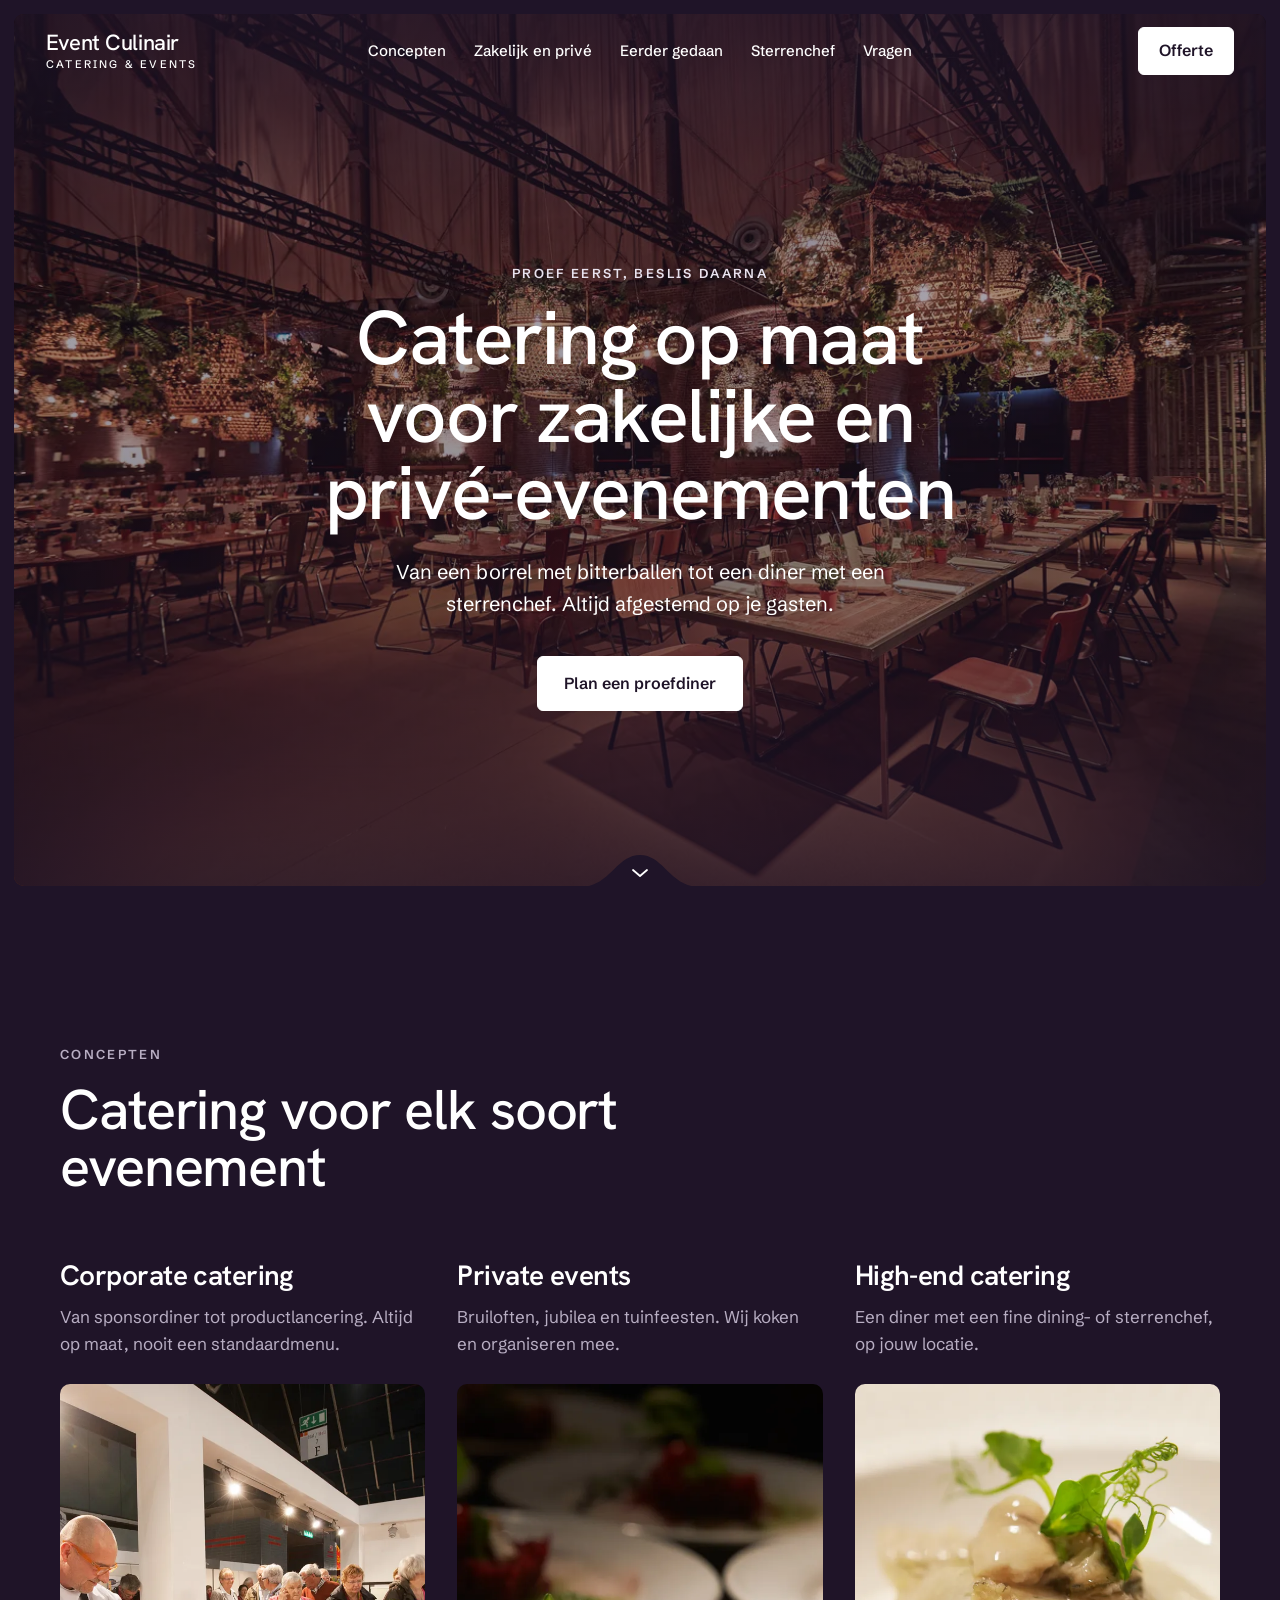
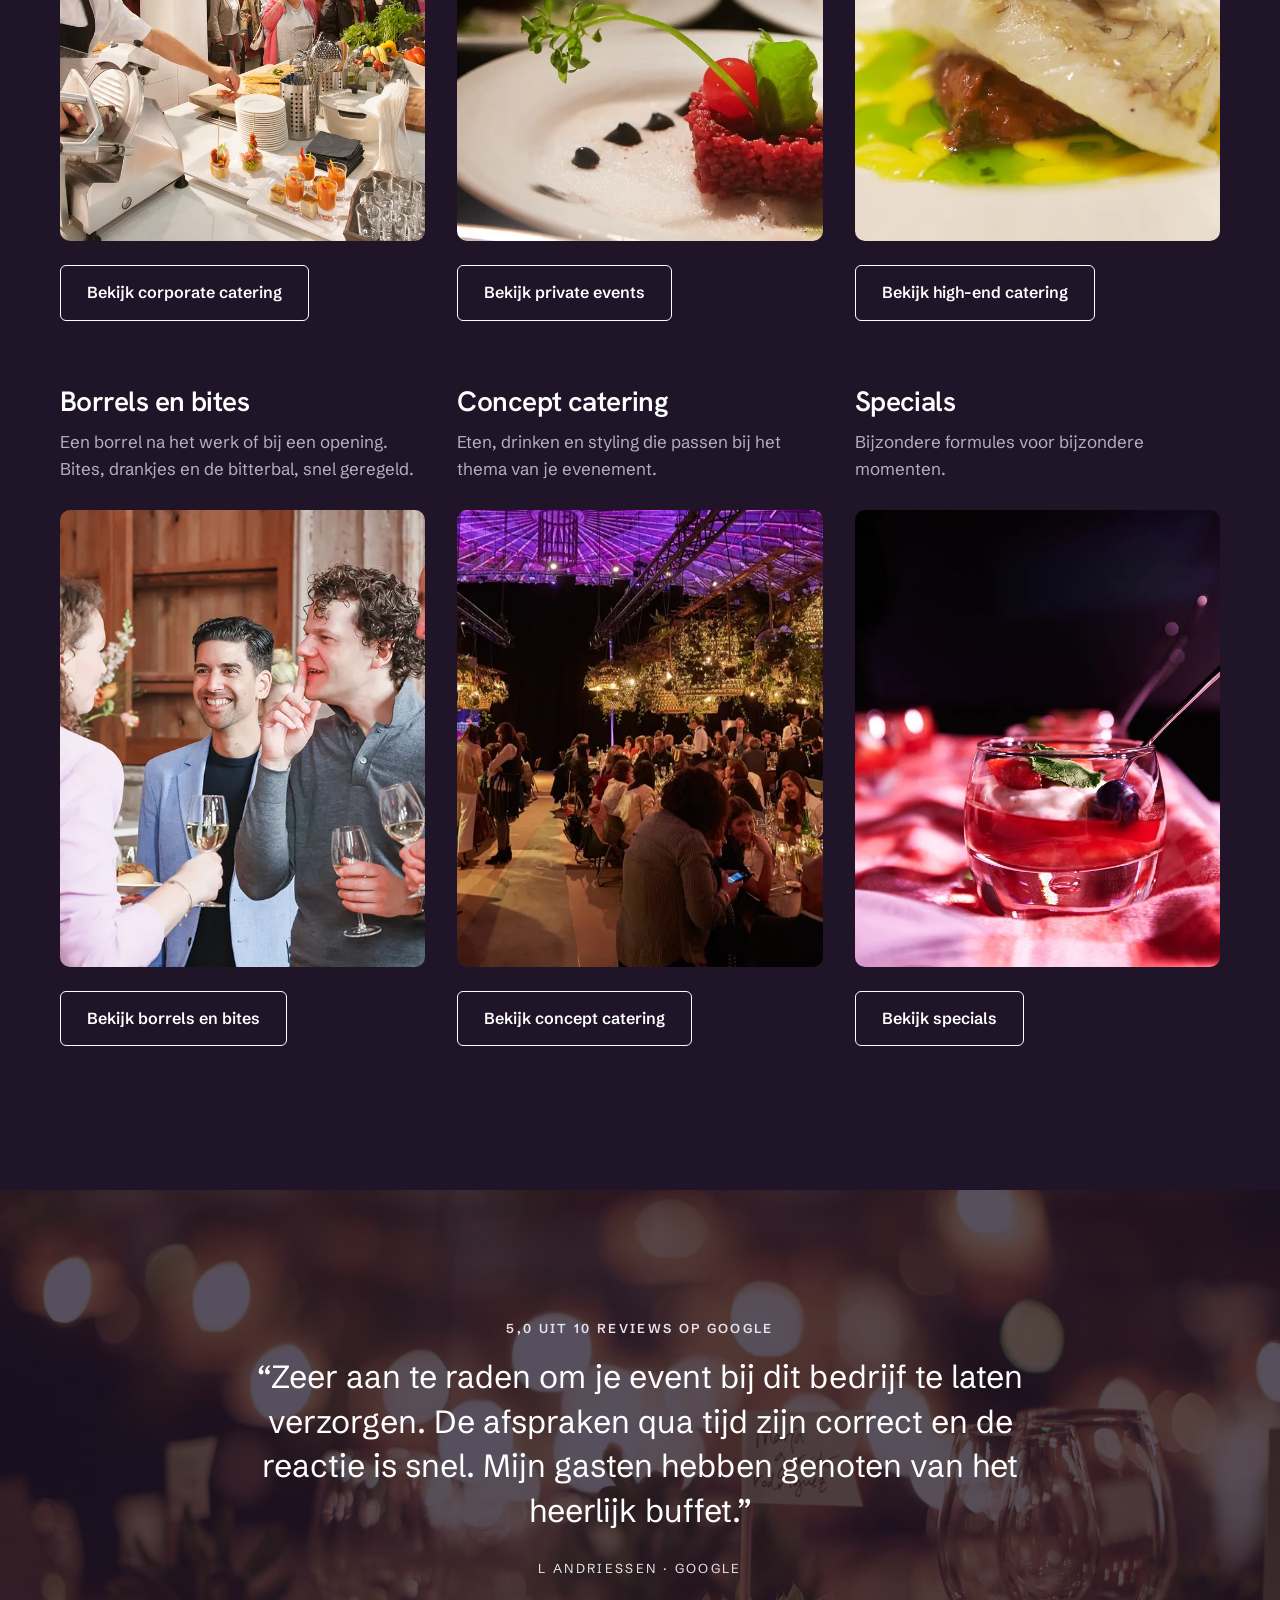
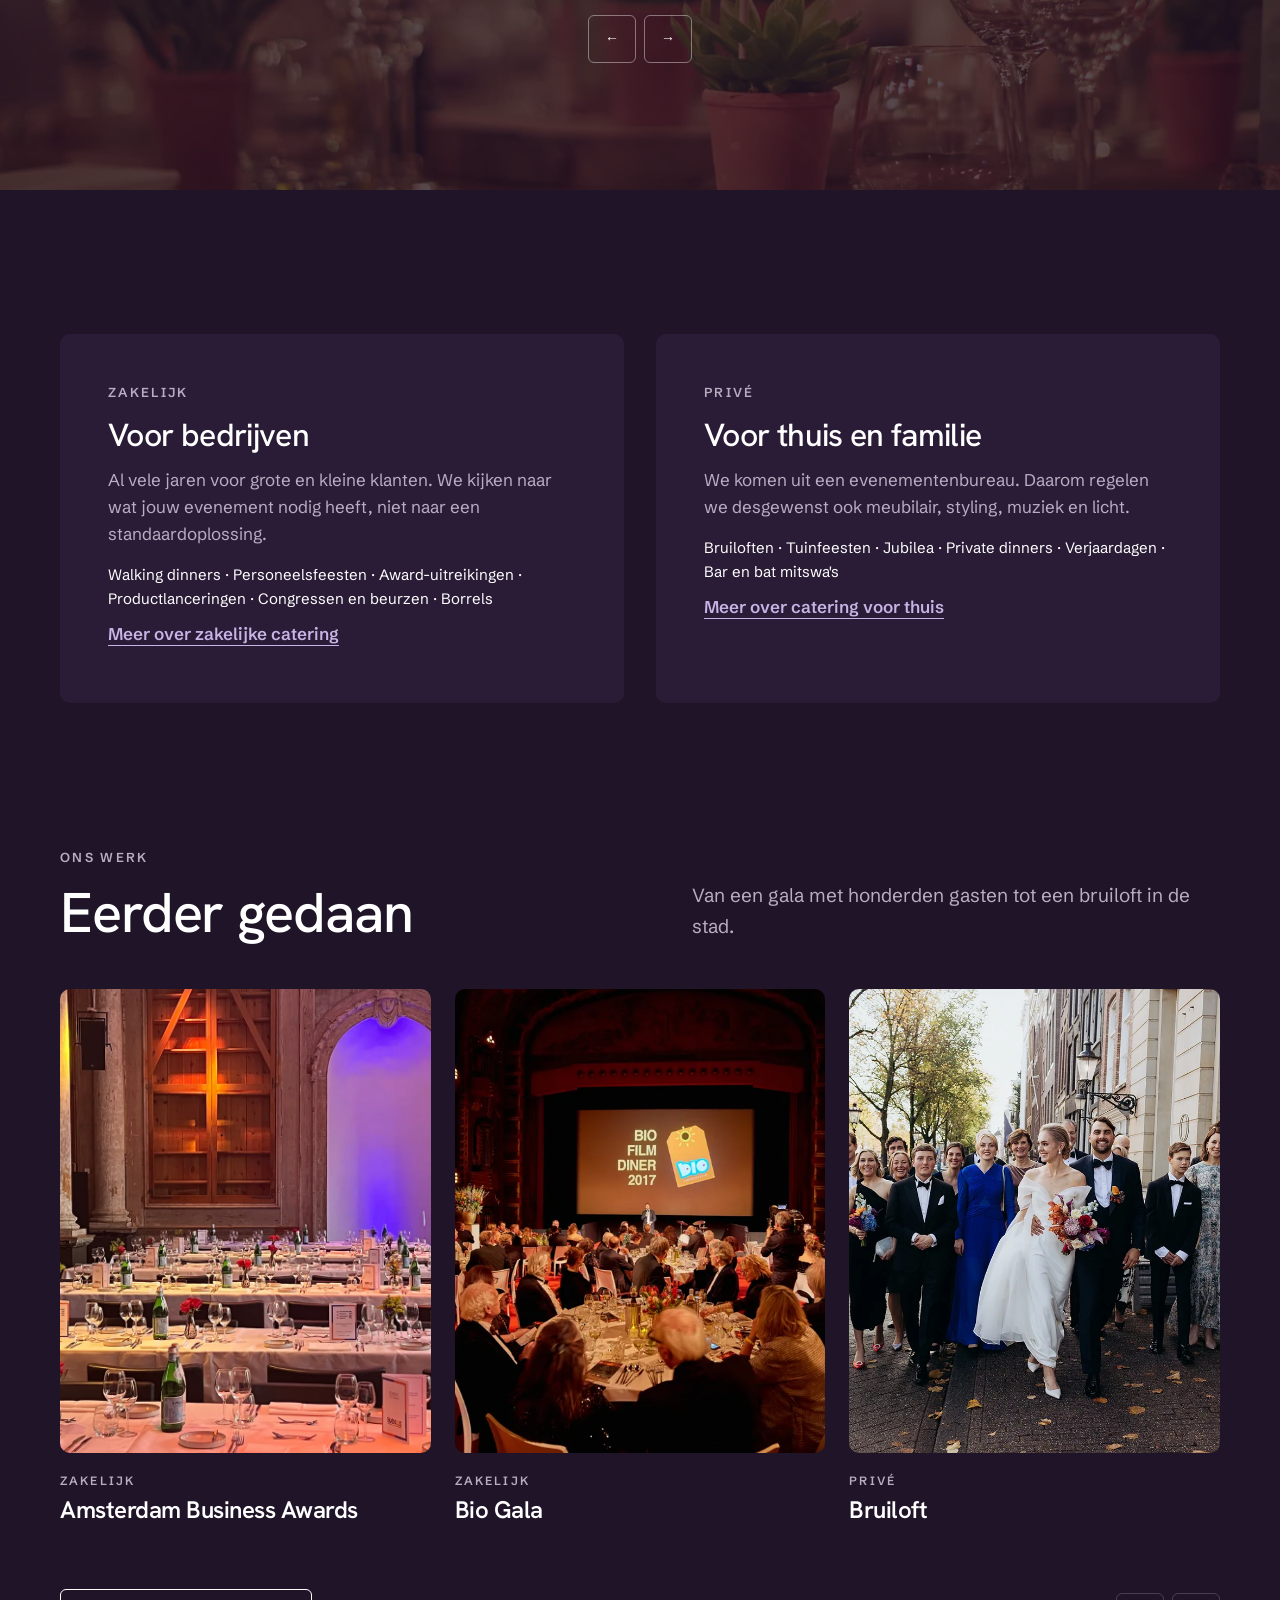
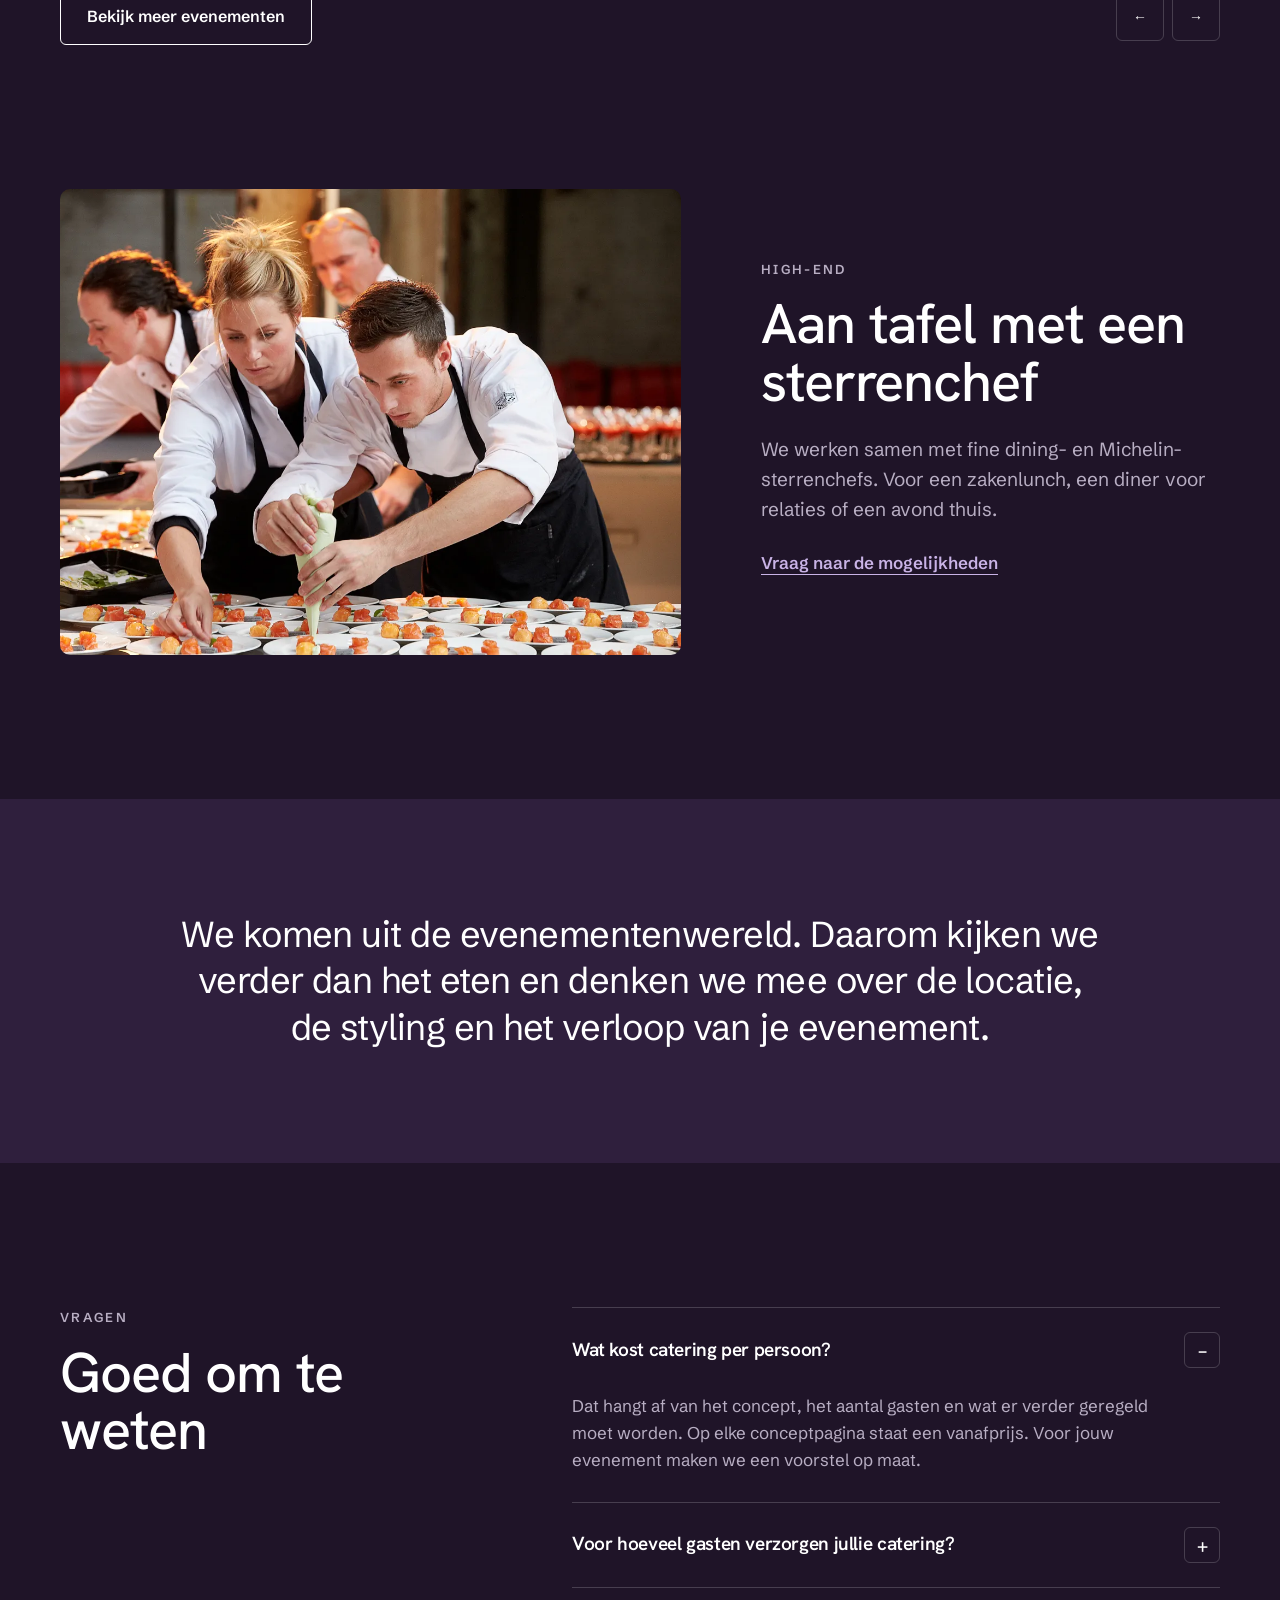
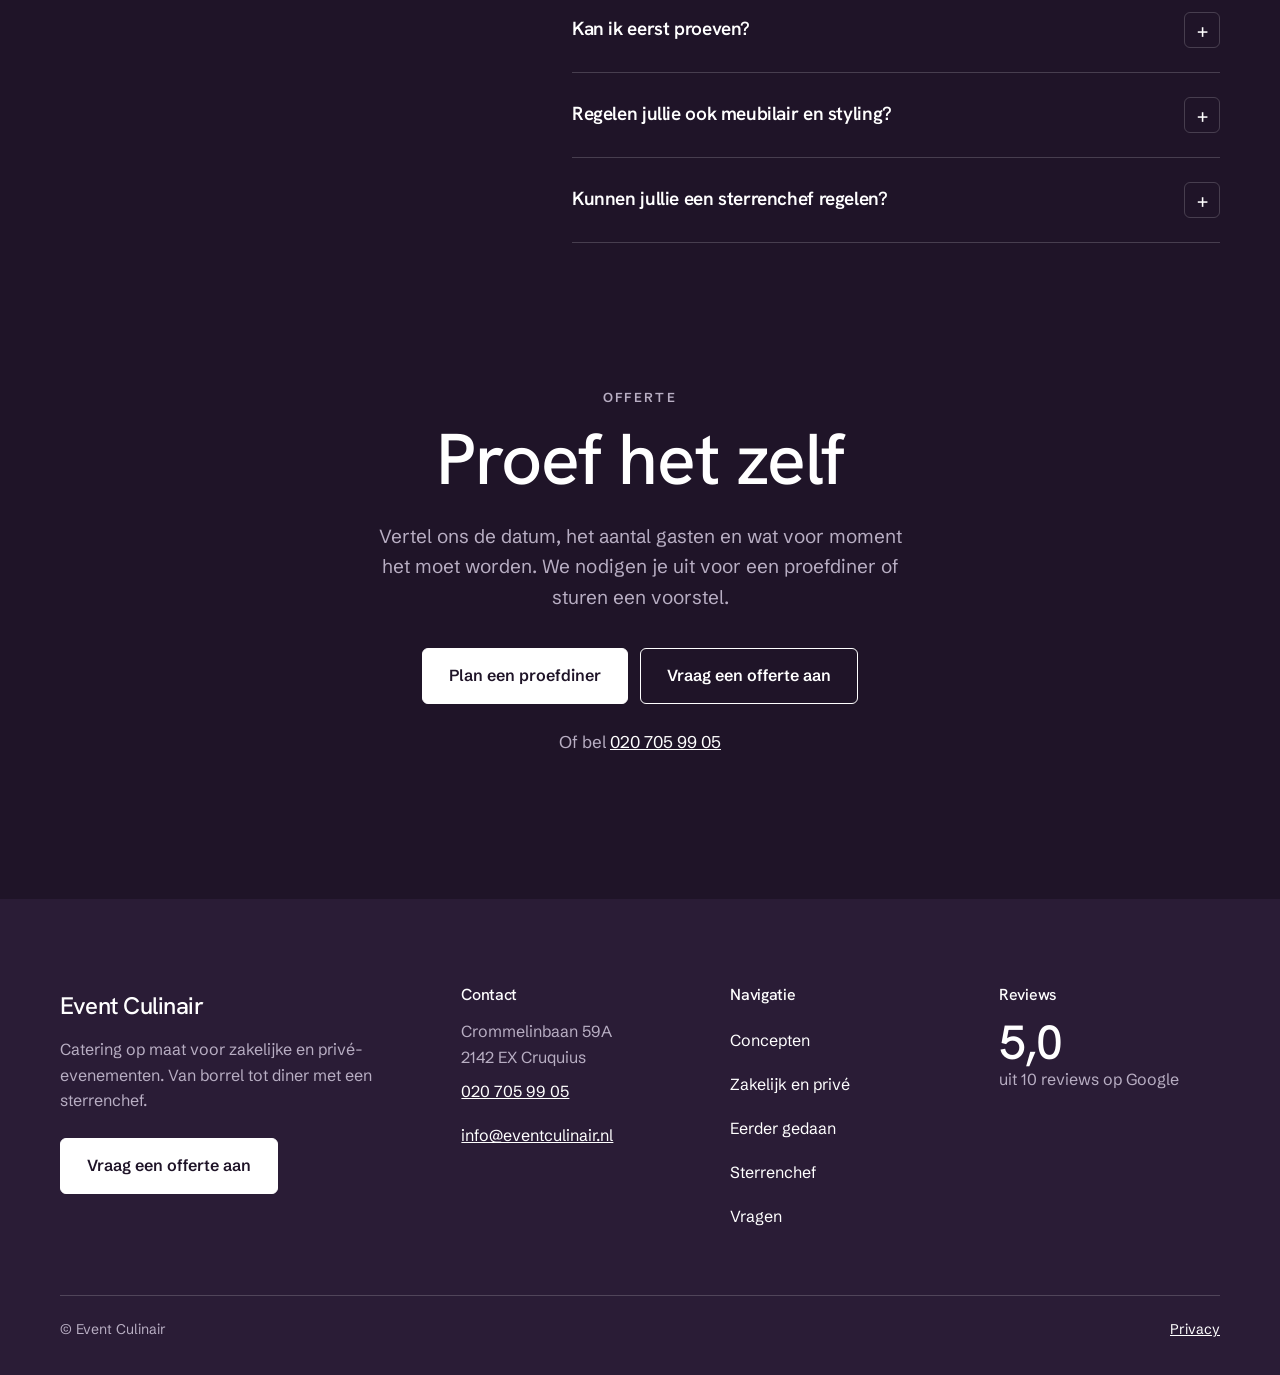
<file: letter-2.html>
<!DOCTYPE html><html lang="nl" data-thema="donker" data-header="midden" data-hoeken="zacht" data-opbouw="omlijst" data-kopletter="hanken"><head><meta charset="utf-8"><meta name="viewport" content="width=device-width, initial-scale=1"><title>Catering voor zakelijke en privé-evenementen | Event Culinair</title><meta name="description" content="Event Culinair verzorgt catering op maat voor bedrijven en particulieren, van borrel tot diner met een sterrenchef. Eerst proeven kan altijd."><link rel="canonical" href="https://defdigital.github.io/event-culinair-mockup/letter-2"><meta name="robots" content="noindex, nofollow"><style>@font-face{font-family:Schibsted Grotesk;font-style:normal;font-display:swap;font-weight:400;src:url(_astro/schibsted-grotesk-latin-ext-400-normal.DHVTfbSM.woff2)format("woff2"),url(_astro/schibsted-grotesk-latin-ext-400-normal.DUPvg9bQ.woff)format("woff");unicode-range:U+100-2BA,U+2BD-2C5,U+2C7-2CC,U+2CE-2D7,U+2DD-2FF,U+304,U+308,U+329,U+1D00-1DBF,U+1E00-1E9F,U+1EF2-1EFF,U+2020,U+20A0-20AB,U+20AD-20C0,U+2113,U+2C60-2C7F,U+A720-A7FF}@font-face{font-family:Schibsted Grotesk;font-style:normal;font-display:swap;font-weight:400;src:url(_astro/schibsted-grotesk-latin-400-normal.DPhJBilQ.woff2)format("woff2"),url(_astro/schibsted-grotesk-latin-400-normal.BkiRe4WW.woff)format("woff");unicode-range:U+??,U+131,U+152-153,U+2BB-2BC,U+2C6,U+2DA,U+2DC,U+304,U+308,U+329,U+2000-206F,U+20AC,U+2122,U+2191,U+2193,U+2212,U+2215,U+FEFF,U+FFFD}@font-face{font-family:Schibsted Grotesk;font-style:normal;font-display:swap;font-weight:500;src:url(_astro/schibsted-grotesk-latin-ext-500-normal.Ch1izu81.woff2)format("woff2"),url(_astro/schibsted-grotesk-latin-ext-500-normal.BjmYCtCC.woff)format("woff");unicode-range:U+100-2BA,U+2BD-2C5,U+2C7-2CC,U+2CE-2D7,U+2DD-2FF,U+304,U+308,U+329,U+1D00-1DBF,U+1E00-1E9F,U+1EF2-1EFF,U+2020,U+20A0-20AB,U+20AD-20C0,U+2113,U+2C60-2C7F,U+A720-A7FF}@font-face{font-family:Schibsted Grotesk;font-style:normal;font-display:swap;font-weight:500;src:url(_astro/schibsted-grotesk-latin-500-normal.rf9C4Thp.woff2)format("woff2"),url(_astro/schibsted-grotesk-latin-500-normal.Ba39e-CX.woff)format("woff");unicode-range:U+??,U+131,U+152-153,U+2BB-2BC,U+2C6,U+2DA,U+2DC,U+304,U+308,U+329,U+2000-206F,U+20AC,U+2122,U+2191,U+2193,U+2212,U+2215,U+FEFF,U+FFFD}@font-face{font-family:Schibsted Grotesk;font-style:normal;font-display:swap;font-weight:700;src:url(_astro/schibsted-grotesk-latin-ext-700-normal.o210KhU4.woff2)format("woff2"),url(_astro/schibsted-grotesk-latin-ext-700-normal.DDW2aNyx.woff)format("woff");unicode-range:U+100-2BA,U+2BD-2C5,U+2C7-2CC,U+2CE-2D7,U+2DD-2FF,U+304,U+308,U+329,U+1D00-1DBF,U+1E00-1E9F,U+1EF2-1EFF,U+2020,U+20A0-20AB,U+20AD-20C0,U+2113,U+2C60-2C7F,U+A720-A7FF}@font-face{font-family:Schibsted Grotesk;font-style:normal;font-display:swap;font-weight:700;src:url(_astro/schibsted-grotesk-latin-700-normal.BkH0uJ1o.woff2)format("woff2"),url(_astro/schibsted-grotesk-latin-700-normal.Dz-okVa0.woff)format("woff");unicode-range:U+??,U+131,U+152-153,U+2BB-2BC,U+2C6,U+2DA,U+2DC,U+304,U+308,U+329,U+2000-206F,U+20AC,U+2122,U+2191,U+2193,U+2212,U+2215,U+FEFF,U+FFFD}@font-face{font-family:Schibsted Grotesk;font-style:normal;font-display:swap;font-weight:800;src:url(_astro/schibsted-grotesk-latin-ext-800-normal.CZWJQj-F.woff2)format("woff2"),url(_astro/schibsted-grotesk-latin-ext-800-normal.DS3YHxa9.woff)format("woff");unicode-range:U+100-2BA,U+2BD-2C5,U+2C7-2CC,U+2CE-2D7,U+2DD-2FF,U+304,U+308,U+329,U+1D00-1DBF,U+1E00-1E9F,U+1EF2-1EFF,U+2020,U+20A0-20AB,U+20AD-20C0,U+2113,U+2C60-2C7F,U+A720-A7FF}@font-face{font-family:Schibsted Grotesk;font-style:normal;font-display:swap;font-weight:800;src:url(_astro/schibsted-grotesk-latin-800-normal.CIaq-TR1.woff2)format("woff2"),url(_astro/schibsted-grotesk-latin-800-normal.Dl5-MP1T.woff)format("woff");unicode-range:U+??,U+131,U+152-153,U+2BB-2BC,U+2C6,U+2DA,U+2DC,U+304,U+308,U+329,U+2000-206F,U+20AC,U+2122,U+2191,U+2193,U+2212,U+2215,U+FEFF,U+FFFD}
</style><link rel="stylesheet" href="_astro/HomeR2.CDjIkIZb.css"><style>.ec-omlaag{align-items:flex-end;width:120px;height:48px;margin-left:-60px;display:flex;position:absolute;bottom:-1px;left:50%}.ec-omlaag_svg{width:120px;height:32px;display:block}.ec-omlaag_vorm{fill:var(--ec-wit)}.ec-omlaag_pijl{fill:none;stroke:var(--ec-inkt);stroke-width:1.8px;stroke-linecap:round;stroke-linejoin:round}.ec-omlaag:hover .ec-omlaag_pijl{stroke:var(--ec-paars)}.ec-omlaag:focus-visible{outline-offset:-4px}
@font-face{font-family:Archivo Variable;font-style:normal;font-display:swap;font-weight:100 900;font-stretch:62% 125%;src:url(_astro/archivo-vietnamese-wdth-normal.rJmnGBSt.woff2)format("woff2-variations");unicode-range:U+102-103,U+110-111,U+128-129,U+168-169,U+1A0-1A1,U+1AF-1B0,U+300-301,U+303-304,U+308-309,U+323,U+329,U+1EA0-1EF9,U+20AB}@font-face{font-family:Archivo Variable;font-style:normal;font-display:swap;font-weight:100 900;font-stretch:62% 125%;src:url(_astro/archivo-latin-ext-wdth-normal.7khWdh9v.woff2)format("woff2-variations");unicode-range:U+100-2BA,U+2BD-2C5,U+2C7-2CC,U+2CE-2D7,U+2DD-2FF,U+304,U+308,U+329,U+1D00-1DBF,U+1E00-1E9F,U+1EF2-1EFF,U+2020,U+20A0-20AB,U+20AD-20C0,U+2113,U+2C60-2C7F,U+A720-A7FF}@font-face{font-family:Archivo Variable;font-style:normal;font-display:swap;font-weight:100 900;font-stretch:62% 125%;src:url(_astro/archivo-latin-wdth-normal.DY7AcnAa.woff2)format("woff2-variations");unicode-range:U+??,U+131,U+152-153,U+2BB-2BC,U+2C6,U+2DA,U+2DC,U+304,U+308,U+329,U+2000-206F,U+20AC,U+2122,U+2191,U+2193,U+2212,U+2215,U+FEFF,U+FFFD}
*,:before,:after{box-sizing:border-box}html{-webkit-text-size-adjust:100%}body{background:var(--ec-wit);color:var(--ec-inkt);font-family:var(--ec-letter);margin:0;font-size:1.0625rem;line-height:1.6}h1,h2,h3{letter-spacing:-.035em;margin:0;font-weight:800;line-height:1.02}h3{letter-spacing:-.015em;font-weight:700;line-height:1.2}p,ul,ol{margin:0}a{color:var(--ec-paars)}img{max-width:100%;height:auto;display:block}:focus-visible{outline:3px solid var(--ec-paars);outline-offset:3px}@media (prefers-reduced-motion:reduce){*,:before,:after{scroll-behavior:auto!important;transition-duration:0s!important}}
</style></head><body><a class="ec-skip" href="#inhoud">Naar de inhoud</a><header class="ec-nav" data-nav><div class="ec-nav_binnen"><a class="ec-nav_logo" href="index.html" aria-label="Event Culinair, naar het overzicht van alle ontwerpen"><span class="ec-nav_logo-naam">Event Culinair</span><span class="ec-nav_logo-sub">Catering &amp; events</span></a><nav class="ec-nav_menu" aria-label="Hoofdmenu"><ul class="ec-nav_links"><li><a class="ec-nav_link" href="#concepten">Concepten</a></li><li><a class="ec-nav_link" href="#voor-wie">Zakelijk en privé</a></li><li><a class="ec-nav_link" href="#cases">Eerder gedaan</a></li><li><a class="ec-nav_link" href="#chefs">Sterrenchef</a></li><li><a class="ec-nav_link" href="#vragen">Vragen</a></li></ul></nav><details class="ec-nav_mobiel"><summary class="ec-nav_knop">Menu</summary><ul class="ec-nav_mobiel-lijst"><li><a class="ec-nav_link" href="#concepten">Concepten</a></li><li><a class="ec-nav_link" href="#voor-wie">Zakelijk en privé</a></li><li><a class="ec-nav_link" href="#cases">Eerder gedaan</a></li><li><a class="ec-nav_link" href="#chefs">Sterrenchef</a></li><li><a class="ec-nav_link" href="#vragen">Vragen</a></li><li><a class="ec-nav_link" href="#offerte">Offerte aanvragen</a></li></ul></details><a class="ec-knop ec-nav_offerte" href="#offerte">Offerte</a></div></header><main id="inhoud"><section class="ec-hero" data-hero><div class="ec-hero_kader" data-slideshow aria-roledescription="slideshow" aria-label="Sfeerfoto's"><img class="ec-dia is-actief" src="foto/zaal-hanglampen.webp" alt="Gedekte tafels in een grote hal met hangende lampen" width="1280" height="853" sizes="100vw" loading="eager" decoding="async"><img class="ec-dia" src="foto/oesters-ijs.webp" alt="Oesters op ijs in een houten kistje" width="1280" height="853" sizes="100vw" loading="lazy" decoding="async"><img class="ec-dia" src="foto/garnalen-schaaltjes.webp" alt="Garnalen op prikkers in witte schaaltjes" width="1280" height="853" sizes="100vw" loading="lazy" decoding="async"><div class="ec-hero_scherm"></div><div class="ec-hero_inhoud"><p class="ec-boventitel">Proef eerst, beslis daarna</p><h1 class="ec-hero_titel">Catering op maat voor zakelijke en privé-evenementen</h1><p class="ec-hero_intro">Van een borrel met bitterballen tot een diner met een sterrenchef. Altijd afgestemd op je gasten.</p><a class="ec-knop ec-knop--foto" href="#offerte">Plan een proefdiner</a></div><a class="ec-omlaag" href="#concepten" aria-label="Naar beneden"><svg class="ec-omlaag_svg" viewBox="0 0 120 32" aria-hidden="true"><path class="ec-omlaag_vorm" d="M0 32 C30 32 36 0 60 0 C84 0 90 32 120 32 Z"></path><path class="ec-omlaag_pijl" d="M53 15 L60 21 L67 15"></path></svg></a></div></section><section class="ec-sectie" id="concepten" aria-labelledby="concepten-kop"><div class="ec-container"><p class="ec-boventitel">Concepten</p><h2 class="ec-sectietitel" id="concepten-kop">Catering voor elk soort evenement</h2><ul class="ec-concepten"><li class="ec-concept"><h3 class="ec-concept_titel">Corporate catering</h3><p class="ec-concept_tekst">Van sponsordiner tot productlancering. Altijd op maat, nooit een standaardmenu.</p><img class="ec-concept_foto" src="foto/chef-snijdt-gasten.webp" alt="Chef snijdt vlees voor gasten aan een buffettafel" width="1280" height="853" sizes="(max-width: 767px) 100vw, (max-width: 991px) 50vw, 33vw" loading="lazy" decoding="async"><a class="ec-knop ec-knop--lijn ec-concept_knop" href="#offerte">Bekijk corporate catering</a></li><li class="ec-concept"><h3 class="ec-concept_titel">Private events</h3><p class="ec-concept_tekst">Bruiloften, jubilea en tuinfeesten. Wij koken en organiseren mee.</p><img class="ec-concept_foto" src="foto/tartaar-borden.webp" alt="Borden met tartaar en microgroen in een rij" width="1280" height="853" sizes="(max-width: 767px) 100vw, (max-width: 991px) 50vw, 33vw" loading="lazy" decoding="async"><a class="ec-knop ec-knop--lijn ec-concept_knop" href="#offerte">Bekijk private events</a></li><li class="ec-concept"><h3 class="ec-concept_titel">High-end catering</h3><p class="ec-concept_tekst">Een diner met een fine dining- of sterrenchef, op jouw locatie.</p><img class="ec-concept_foto" src="foto/vis-fine-dining.webp" alt="Opgemaakt visgerecht met groene saus op een wit bord" width="1280" height="853" sizes="(max-width: 767px) 100vw, (max-width: 991px) 50vw, 33vw" loading="lazy" decoding="async"><a class="ec-knop ec-knop--lijn ec-concept_knop" href="#offerte">Bekijk high-end catering</a></li><li class="ec-concept"><h3 class="ec-concept_titel">Borrels en bites</h3><p class="ec-concept_tekst">Een borrel na het werk of bij een opening. Bites, drankjes en de bitterbal, snel geregeld.</p><img class="ec-concept_foto" src="foto/borrel-gasten-wijn.webp" alt="Gasten met een glas wijn in gesprek tijdens een borrel" width="1280" height="853" sizes="(max-width: 767px) 100vw, (max-width: 991px) 50vw, 33vw" loading="lazy" decoding="async"><a class="ec-knop ec-knop--lijn ec-concept_knop" href="#offerte">Bekijk borrels en bites</a></li><li class="ec-concept"><h3 class="ec-concept_titel">Concept catering</h3><p class="ec-concept_tekst">Eten, drinken en styling die passen bij het thema van je evenement.</p><img class="ec-concept_foto" src="foto/zaal-paars-gasten.webp" alt="Evenementenhal met groene aankleding en hangende lampen boven de gasten" width="1280" height="853" sizes="(max-width: 767px) 100vw, (max-width: 991px) 50vw, 33vw" loading="lazy" decoding="async"><a class="ec-knop ec-knop--lijn ec-concept_knop" href="#offerte">Bekijk concept catering</a></li><li class="ec-concept"><h3 class="ec-concept_titel">Specials</h3><p class="ec-concept_tekst">Bijzondere formules voor bijzondere momenten.</p><img class="ec-concept_foto" src="foto/cocktail-roze.webp" alt="Rood dessert in een glaasje met fruit" width="1280" height="853" sizes="(max-width: 767px) 100vw, (max-width: 991px) 50vw, 33vw" loading="lazy" decoding="async"><a class="ec-knop ec-knop--lijn ec-concept_knop" href="#offerte">Bekijk specials</a></li></ul></div></section><section class="ec-band" aria-labelledby="reviews-kop"><img class="ec-band_foto" src="foto/tafel-kaarslicht.webp" alt width="1280" height="853" sizes="100vw" loading="lazy" decoding="async"><div class="ec-band_scherm"></div><div class="ec-carrousel" data-carrousel data-auto aria-roledescription="carrousel"><p class="ec-boventitel" id="reviews-kop">5,0 uit 10 reviews op Google</p><ul class="ec-carrousel_baan" data-baan tabindex="0" aria-label="Reviews, scroll horizontaal"><li class="ec-carrousel_dia" aria-roledescription="dia" aria-label="1 van 3"><blockquote class="ec-band_citaat"><p>“Zeer aan te raden om je event bij dit bedrijf te laten verzorgen. De afspraken qua tijd zijn correct en de reactie is snel. Mijn gasten hebben genoten van het heerlijk buffet.”</p><footer>L Andriessen · Google</footer></blockquote></li><li class="ec-carrousel_dia" aria-roledescription="dia" aria-label="2 van 3"><blockquote class="ec-band_citaat"><p>“Wij zijn ontzettend blij met onze samenwerking met Event Culinair! Ze zijn ervaren, professioneel en denken graag mee op verschillende vlakken.”</p><footer>Refined Agency · Google</footer></blockquote></li><li class="ec-carrousel_dia" aria-roledescription="dia" aria-label="3 van 3"><blockquote class="ec-band_citaat"><p>“Heerlijk gegeten, ouderwets lekkere stampotten. Aanrader!”</p><footer>Dennis van der Vleuten · Google</footer></blockquote></li></ul><div class="ec-carrousel_bediening" data-bediening hidden><button class="ec-carrousel_knop" type="button" data-vorige aria-label="Vorige review">←</button><button class="ec-carrousel_knop" type="button" data-volgende aria-label="Volgende review">→</button></div></div></section><section class="ec-sectie" id="voor-wie" aria-label="Zakelijk en privé"><div class="ec-container ec-voorwie"><article class="ec-doelgroep"><p class="ec-boventitel">Zakelijk</p><h2 class="ec-doelgroep_kop">Voor bedrijven</h2><p class="ec-doelgroep_tekst">Al vele jaren voor grote en kleine klanten. We kijken naar wat jouw evenement nodig heeft, niet naar een standaardoplossing.</p><p class="ec-doelgroep_lijst">Walking dinners · Personeelsfeesten · Award-uitreikingen · Productlanceringen · Congressen en beurzen · Borrels</p><a class="ec-tekstlink" href="#offerte">Meer over zakelijke catering</a></article><article class="ec-doelgroep"><p class="ec-boventitel">Privé</p><h2 class="ec-doelgroep_kop">Voor thuis en familie</h2><p class="ec-doelgroep_tekst">We komen uit een evenementenbureau. Daarom regelen we desgewenst ook meubilair, styling, muziek en licht.</p><p class="ec-doelgroep_lijst">Bruiloften · Tuinfeesten · Jubilea · Private dinners · Verjaardagen · Bar en bat mitswa&#39;s</p><a class="ec-tekstlink" href="#offerte">Meer over catering voor thuis</a></article></div></section><section class="ec-sectie ec-cases" id="cases" aria-labelledby="cases-kop"><div class="ec-container ec-carrousel" data-carrousel data-auto aria-roledescription="carrousel"><div class="ec-cases_kop"><div><p class="ec-boventitel">Ons werk</p><h2 class="ec-sectietitel" id="cases-kop">Eerder gedaan</h2></div><p class="ec-lead">Van een gala met honderden gasten tot een bruiloft in de stad.</p></div><ul class="ec-carrousel_baan" data-baan tabindex="0" aria-label="Eerder gedaan, scroll horizontaal"><li class="ec-carrousel_dia" aria-roledescription="dia" aria-label="1 van 6"><a class="ec-case_link" href="#cases"><img class="ec-case_foto" src="foto/amsterdam-business-awards.webp" alt="Lange gedekte tafels in een historische zaal met paars licht" width="1280" height="853" sizes="(max-width: 767px) 85vw, (max-width: 991px) 50vw, 33vw" loading="lazy" decoding="async"><span class="ec-case_soort">Zakelijk</span><h3 class="ec-case_titel">Amsterdam Business Awards</h3></a></li><li class="ec-carrousel_dia" aria-roledescription="dia" aria-label="2 van 6"><a class="ec-case_link" href="#cases"><img class="ec-case_foto" src="foto/bio-gala.webp" alt="Gala-diner met ronde tafels in een theaterzaal" width="1280" height="853" sizes="(max-width: 767px) 85vw, (max-width: 991px) 50vw, 33vw" loading="lazy" decoding="async"><span class="ec-case_soort">Zakelijk</span><h3 class="ec-case_titel">Bio Gala</h3></a></li><li class="ec-carrousel_dia" aria-roledescription="dia" aria-label="3 van 6"><a class="ec-case_link" href="#cases"><img class="ec-case_foto" src="foto/bruiloft-stoet.webp" alt="Bruidspaar en gasten lopen door een Amsterdamse straat" width="1280" height="853" sizes="(max-width: 767px) 85vw, (max-width: 991px) 50vw, 33vw" loading="lazy" decoding="async"><span class="ec-case_soort">Privé</span><h3 class="ec-case_titel">Bruiloft</h3></a></li><li class="ec-carrousel_dia" aria-roledescription="dia" aria-label="4 van 6"><a class="ec-case_link" href="#cases"><img class="ec-case_foto" src="foto/private-dining-tafel.webp" alt="Lange gedekte tafel met witte servetten in een donkere salon" width="1280" height="853" sizes="(max-width: 767px) 85vw, (max-width: 991px) 50vw, 33vw" loading="lazy" decoding="async"><span class="ec-case_soort">Zakelijk</span><h3 class="ec-case_titel">G-Star presentatie en personeelsfeest</h3></a></li><li class="ec-carrousel_dia" aria-roledescription="dia" aria-label="5 van 6"><a class="ec-case_link" href="#cases"><img class="ec-case_foto" src="foto/james-bond-premiere.webp" alt="Gasten voor een verlicht theater in de avond" width="1280" height="853" sizes="(max-width: 767px) 85vw, (max-width: 991px) 50vw, 33vw" loading="lazy" decoding="async"><span class="ec-case_soort">Zakelijk</span><h3 class="ec-case_titel">James Bond-première</h3></a></li><li class="ec-carrousel_dia" aria-roledescription="dia" aria-label="6 van 6"><a class="ec-case_link" href="#cases"><img class="ec-case_foto" src="foto/tijdschriftengala.webp" alt="Verlichte bar met bloemstukken in een grote evenementenhal" width="1280" height="853" sizes="(max-width: 767px) 85vw, (max-width: 991px) 50vw, 33vw" loading="lazy" decoding="async"><span class="ec-case_soort">Zakelijk</span><h3 class="ec-case_titel">Tijdschriftengala</h3></a></li></ul><div class="ec-cases_onder"><a class="ec-knop ec-knop--lijn" href="#cases">Bekijk meer evenementen</a><div class="ec-carrousel_bediening" data-bediening hidden><button class="ec-carrousel_knop" type="button" data-vorige aria-label="Vorig evenement">←</button><button class="ec-carrousel_knop" type="button" data-volgende aria-label="Volgend evenement">→</button></div></div></div></section><section class="ec-sectie ec-chefs" id="chefs" aria-labelledby="chefs-kop"><div class="ec-container ec-chefs_raster"><img class="ec-chefs_foto" src="foto/koks-opmaken-2.webp" alt="Koks maken borden op voor een diner" width="1280" height="853" sizes="(max-width: 991px) 100vw, 55vw" loading="lazy" decoding="async"><div class="ec-chefs_tekst"><p class="ec-boventitel">High-end</p><h2 class="ec-sectietitel" id="chefs-kop">Aan tafel met een sterrenchef</h2><p class="ec-lead">We werken samen met fine dining- en Michelin-sterrenchefs. Voor een zakenlunch, een diner voor relaties of een avond thuis.</p><a class="ec-tekstlink" href="#offerte">Vraag naar de mogelijkheden</a></div></div></section><section class="ec-intro" id="intro"><div class="ec-container ec-intro_binnen"><p class="ec-intro_tekst">We komen uit de evenementenwereld. Daarom kijken we verder dan het eten en denken we mee over de locatie, de styling en het verloop van je evenement.</p></div></section><section class="ec-sectie" id="vragen" aria-labelledby="vragen-kop"><div class="ec-container ec-vragen_raster"><div><p class="ec-boventitel">Vragen</p><h2 class="ec-sectietitel" id="vragen-kop">Goed om te weten</h2></div><div class="ec-vragen"><details class="ec-vraag" open><summary class="ec-vraag_vraag">Wat kost catering per persoon?</summary><p class="ec-vraag_antwoord">Dat hangt af van het concept, het aantal gasten en wat er verder geregeld moet worden. Op elke conceptpagina staat een vanafprijs. Voor jouw evenement maken we een voorstel op maat.</p></details><details class="ec-vraag"><summary class="ec-vraag_vraag">Voor hoeveel gasten verzorgen jullie catering?</summary><p class="ec-vraag_antwoord">Voor grote en kleine evenementen. Van een borrel voor een afdeling tot een gala met honderden gasten.</p></details><details class="ec-vraag"><summary class="ec-vraag_vraag">Kan ik eerst proeven?</summary><p class="ec-vraag_antwoord">Ja. Je kunt bij ons een proefdiner aanvragen, zodat je weet wat je gasten krijgen.</p></details><details class="ec-vraag"><summary class="ec-vraag_vraag">Regelen jullie ook meubilair en styling?</summary><p class="ec-vraag_antwoord">Ja, als je dat wilt. We denken mee over het concept of nemen de hele organisatie over: meubilair, styling, muziek, licht en geluid.</p></details><details class="ec-vraag"><summary class="ec-vraag_vraag">Kunnen jullie een sterrenchef regelen?</summary><p class="ec-vraag_antwoord">We werken samen met fine dining- en Michelin-sterrenchefs. Of een chef beschikbaar is, hangt af van de datum.</p></details></div></div></section><section class="ec-afsluiter" id="offerte" aria-labelledby="offerte-kop"><div class="ec-container ec-afsluiter_binnen"><p class="ec-boventitel">Offerte</p><h2 class="ec-afsluiter_titel" id="offerte-kop">Proef het zelf</h2><p class="ec-lead">Vertel ons de datum, het aantal gasten en wat voor moment het moet worden. We nodigen je uit voor een proefdiner of sturen een voorstel.</p><div class="ec-knoppen"><a class="ec-knop" href="#offerte">Plan een proefdiner</a><a class="ec-knop ec-knop--lijn" href="#offerte">Vraag een offerte aan</a></div><p class="ec-afsluiter_bel">Of bel <a href="tel:+31207059905">020 705 99 05</a></p></div></section></main><footer class="ec-footer"><div class="ec-container ec-footer_raster"><div><p class="ec-footer_logo">Event Culinair</p><p class="ec-footer_tekst">Catering op maat voor zakelijke en privé-evenementen. Van borrel tot diner met een sterrenchef.</p><a class="ec-knop ec-footer_knop" href="#offerte">Vraag een offerte aan</a></div><div><h2 class="ec-footer_kop">Contact</h2><p class="ec-footer_tekst">Crommelinbaan 59A<br>2142 EX Cruquius</p><p><a href="tel:+31207059905">020 705 99 05</a><br><a href="mailto:info@eventculinair.nl">info@eventculinair.nl</a></p></div><div><h2 class="ec-footer_kop">Navigatie</h2><ul class="ec-footer_lijst"><li><a href="#concepten">Concepten</a></li><li><a href="#voor-wie">Zakelijk en privé</a></li><li><a href="#cases">Eerder gedaan</a></li><li><a href="#chefs">Sterrenchef</a></li><li><a href="#vragen">Vragen</a></li></ul></div><div><h2 class="ec-footer_kop">Reviews</h2><p class="ec-footer_score">5,0</p><p class="ec-footer_tekst">uit 10 reviews op Google</p></div></div><div class="ec-container ec-footer_onder"><p>© Event Culinair</p><p><a href="#inhoud">Privacy</a></p></div></footer><script type="module">var e=!window.matchMedia(`(prefers-reduced-motion: reduce)`).matches,t=document.querySelector(`[data-nav]`),n=document.querySelector(`[data-hero]`);if(t&&n){let e=()=>t.classList.toggle(`ec-nav--transparant`,window.scrollY<n.offsetHeight-t.offsetHeight);e(),window.addEventListener(`scroll`,e,{passive:!0}),window.addEventListener(`resize`,e)}var r=document.querySelector(`[data-slideshow]`);if(r){let t=[...r.querySelectorAll(`.ec-dia`)],n=r.querySelector(`[data-slideshow-pauze]`),i=0,a=e,o=()=>{n&&(n.textContent=a?`Pauze`:`Afspelen`,n.setAttribute(`aria-pressed`,String(!a)))};n&&t.length>1&&(n.hidden=!1,o(),n.addEventListener(`click`,()=>{a=!a,o()})),setInterval(()=>{!a||t.length<2||(t[i].classList.remove(`is-actief`),i=(i+1)%t.length,t[i].classList.add(`is-actief`))},6e3)}for(let t of document.querySelectorAll(`[data-carrousel]`)){let n=t.querySelector(`[data-baan]`),r=t.querySelector(`[data-bediening]`),i=t.querySelector(`[data-pauze]`),a=()=>{let[e,t]=n.children;return t?t.offsetLeft-e.offsetLeft:n.clientWidth},o=()=>Math.max(1,Math.round((n.scrollWidth-n.clientWidth)/a())+1),s=()=>Math.round(n.scrollLeft/a()),c=e=>n.scrollTo({left:(e%o()+o())%o()*a(),behavior:`smooth`});r&&(r.hidden=!1),t.querySelector(`[data-vorige]`)?.addEventListener(`click`,()=>c(s()-1)),t.querySelector(`[data-volgende]`)?.addEventListener(`click`,()=>c(s()+1));let l=t.hasAttribute(`data-auto`),u=l&&e,d=!1,f=()=>{i&&(i.textContent=u?`Pauze`:`Afspelen`,i.setAttribute(`aria-pressed`,String(!u)))};f(),i?.addEventListener(`click`,()=>{u=!u,f()}),t.addEventListener(`mouseenter`,()=>d=!0),t.addEventListener(`mouseleave`,()=>d=!1),t.addEventListener(`focusin`,()=>d=!0),t.addEventListener(`focusout`,()=>d=!1),l&&setInterval(()=>{u&&!d&&c(s()+1)},6e3)}</script></body></html>
</file>
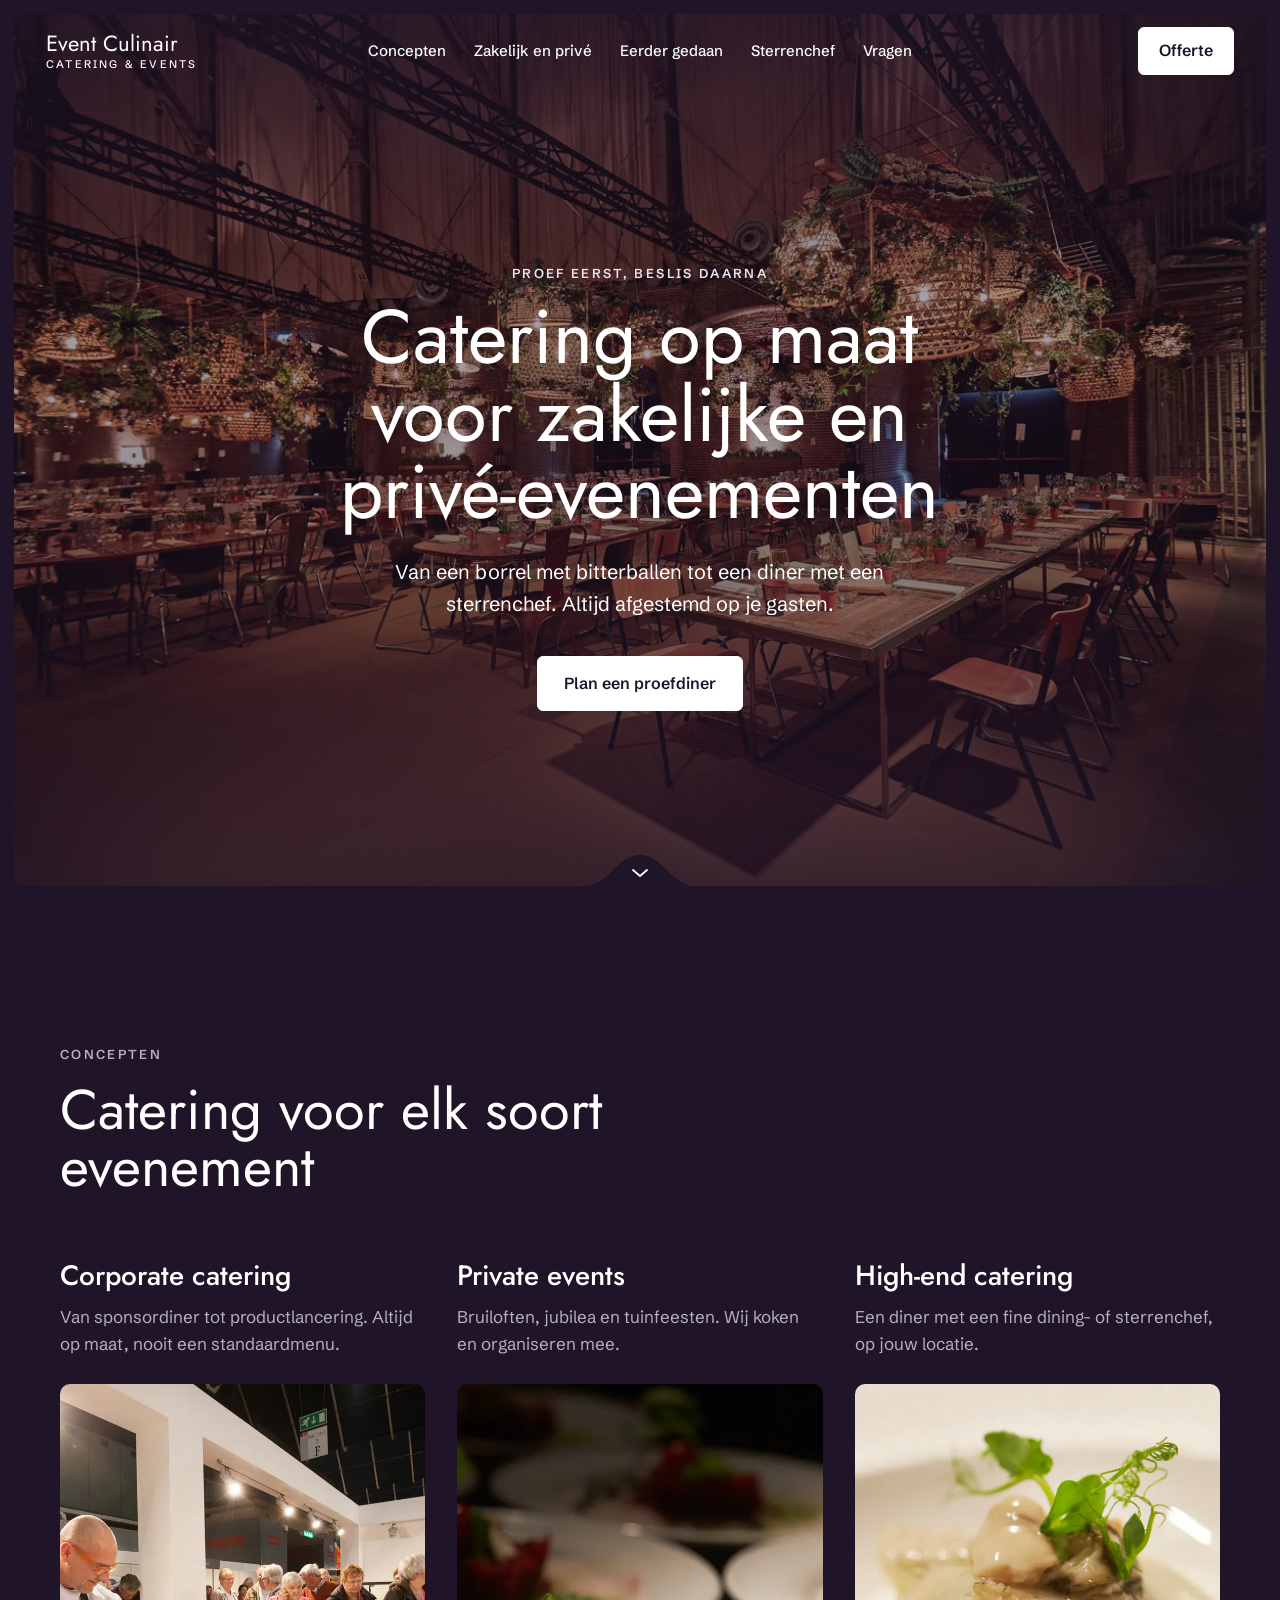
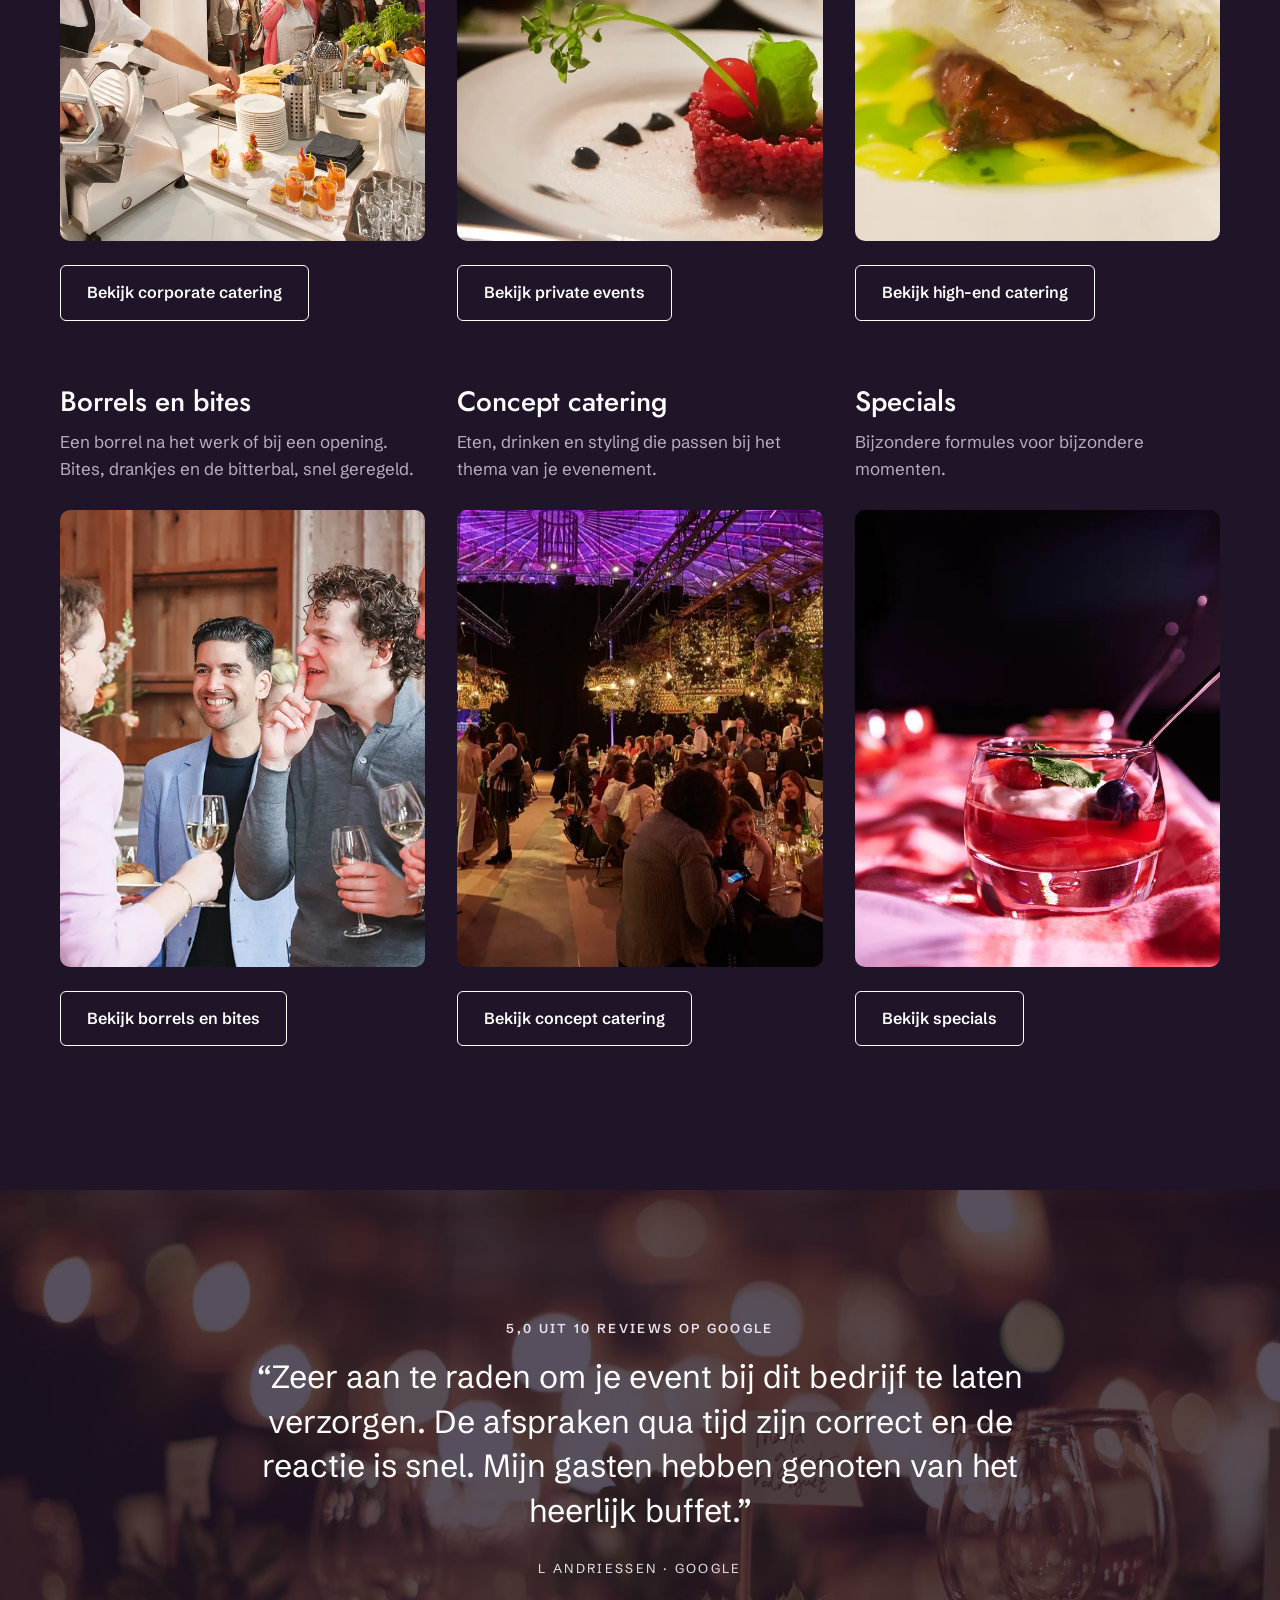
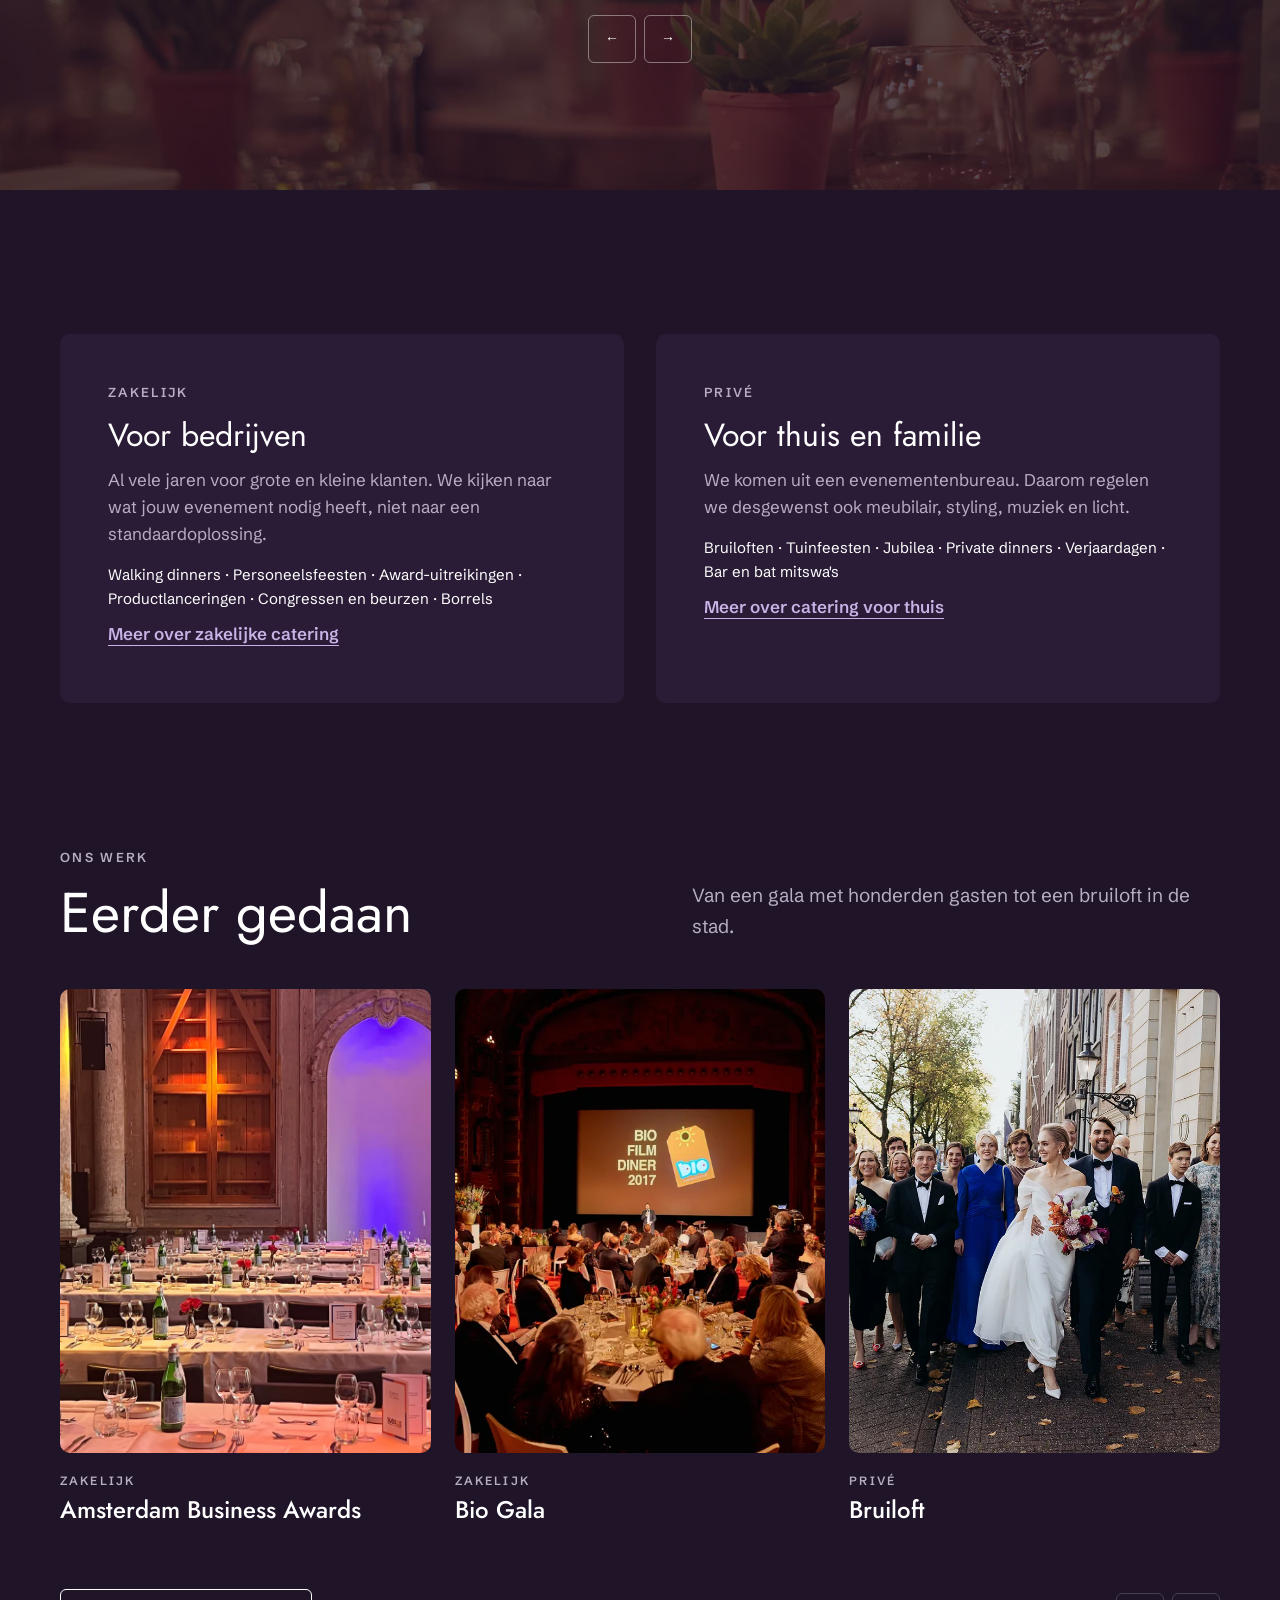
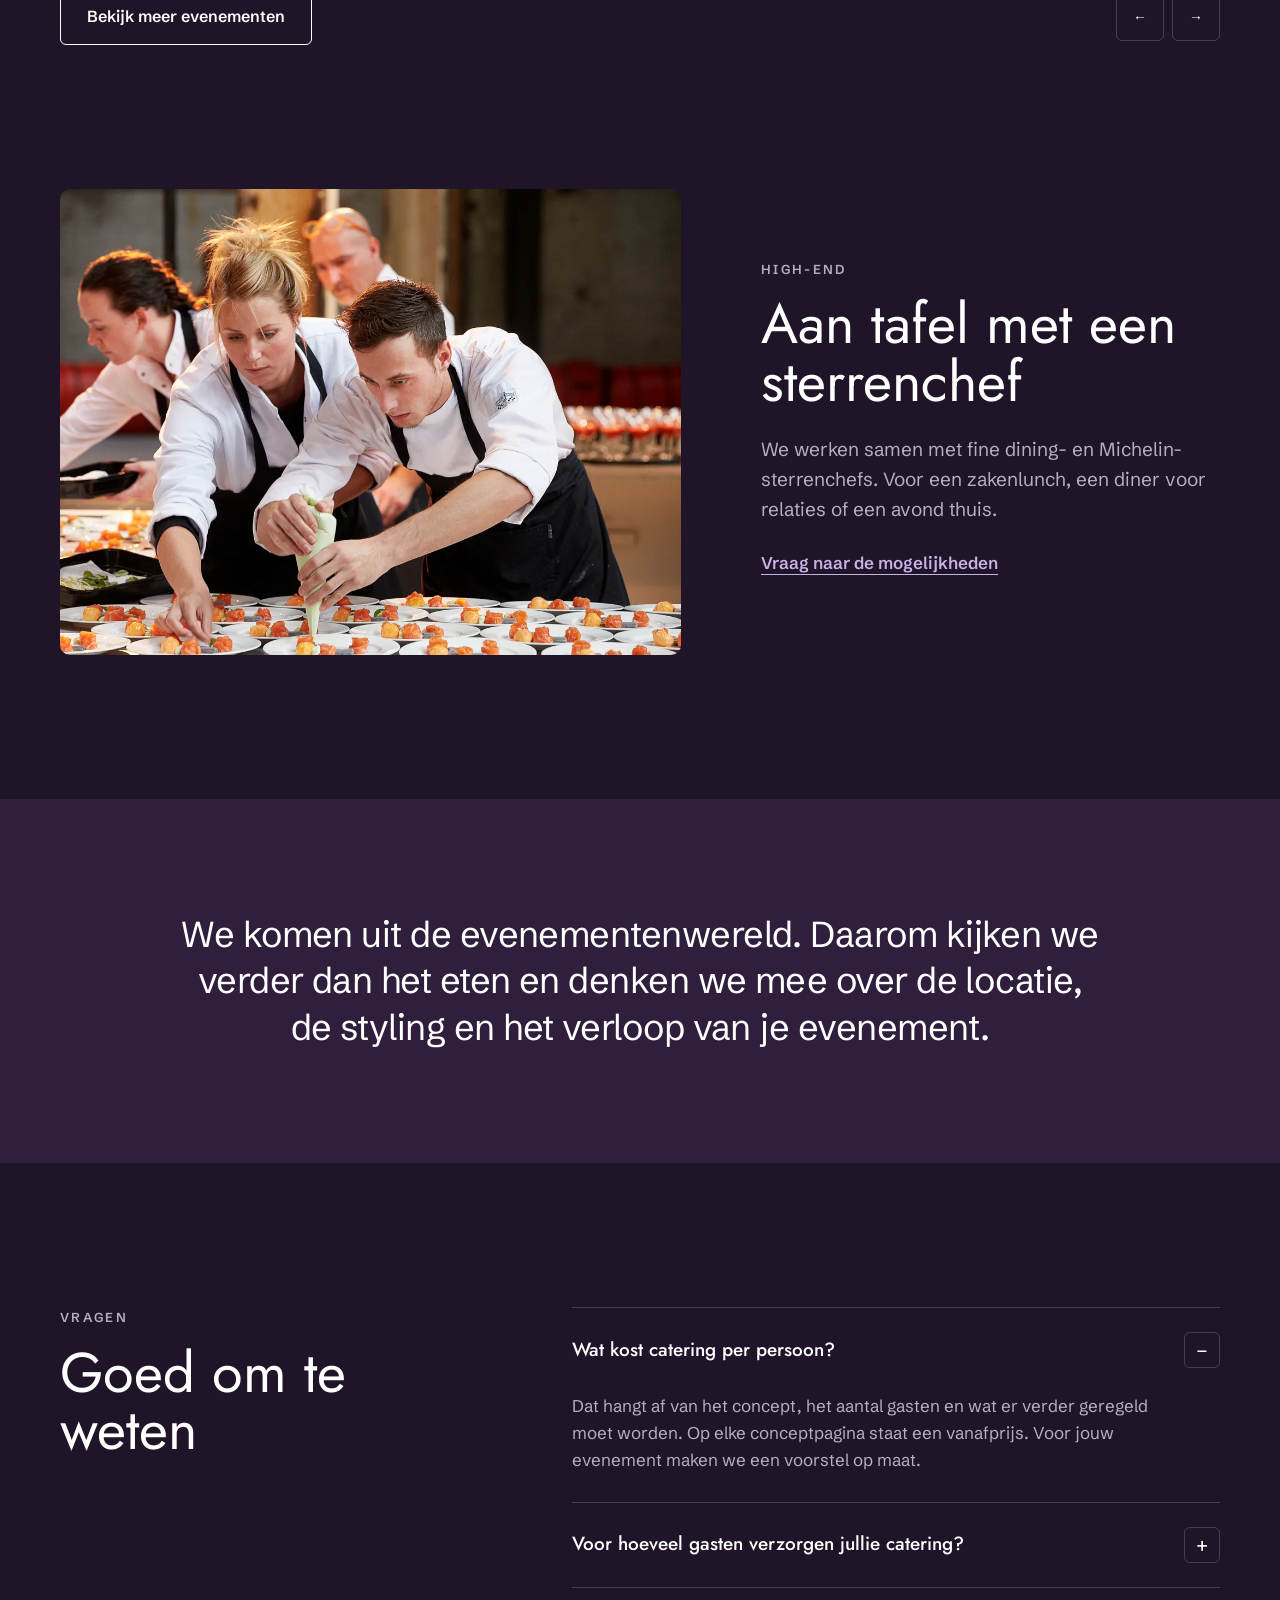
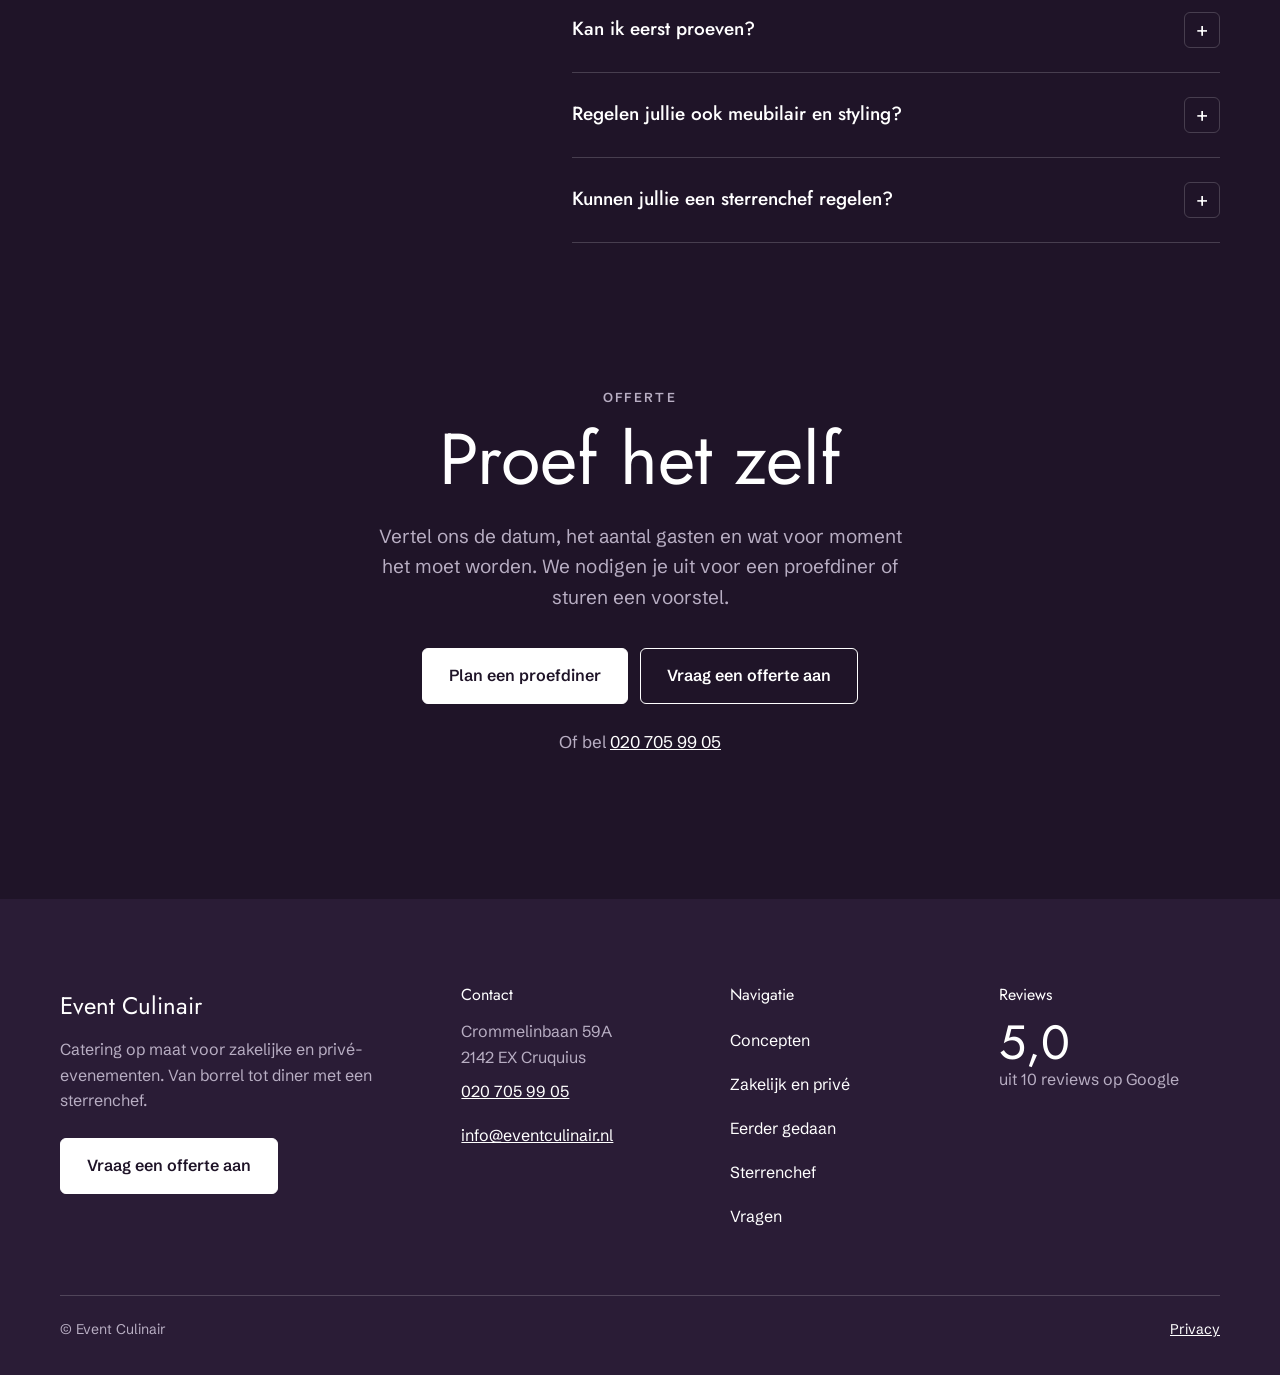
<file: letter-3.html>
<!DOCTYPE html><html lang="nl" data-thema="donker" data-header="midden" data-hoeken="zacht" data-opbouw="omlijst" data-kopletter="jost"><head><meta charset="utf-8"><meta name="viewport" content="width=device-width, initial-scale=1"><title>Catering voor zakelijke en privé-evenementen | Event Culinair</title><meta name="description" content="Event Culinair verzorgt catering op maat voor bedrijven en particulieren, van borrel tot diner met een sterrenchef. Eerst proeven kan altijd."><link rel="canonical" href="https://defdigital.github.io/event-culinair-mockup/letter-3"><meta name="robots" content="noindex, nofollow"><style>@font-face{font-family:Schibsted Grotesk;font-style:normal;font-display:swap;font-weight:400;src:url(_astro/schibsted-grotesk-latin-ext-400-normal.DHVTfbSM.woff2)format("woff2"),url(_astro/schibsted-grotesk-latin-ext-400-normal.DUPvg9bQ.woff)format("woff");unicode-range:U+100-2BA,U+2BD-2C5,U+2C7-2CC,U+2CE-2D7,U+2DD-2FF,U+304,U+308,U+329,U+1D00-1DBF,U+1E00-1E9F,U+1EF2-1EFF,U+2020,U+20A0-20AB,U+20AD-20C0,U+2113,U+2C60-2C7F,U+A720-A7FF}@font-face{font-family:Schibsted Grotesk;font-style:normal;font-display:swap;font-weight:400;src:url(_astro/schibsted-grotesk-latin-400-normal.DPhJBilQ.woff2)format("woff2"),url(_astro/schibsted-grotesk-latin-400-normal.BkiRe4WW.woff)format("woff");unicode-range:U+??,U+131,U+152-153,U+2BB-2BC,U+2C6,U+2DA,U+2DC,U+304,U+308,U+329,U+2000-206F,U+20AC,U+2122,U+2191,U+2193,U+2212,U+2215,U+FEFF,U+FFFD}@font-face{font-family:Schibsted Grotesk;font-style:normal;font-display:swap;font-weight:500;src:url(_astro/schibsted-grotesk-latin-ext-500-normal.Ch1izu81.woff2)format("woff2"),url(_astro/schibsted-grotesk-latin-ext-500-normal.BjmYCtCC.woff)format("woff");unicode-range:U+100-2BA,U+2BD-2C5,U+2C7-2CC,U+2CE-2D7,U+2DD-2FF,U+304,U+308,U+329,U+1D00-1DBF,U+1E00-1E9F,U+1EF2-1EFF,U+2020,U+20A0-20AB,U+20AD-20C0,U+2113,U+2C60-2C7F,U+A720-A7FF}@font-face{font-family:Schibsted Grotesk;font-style:normal;font-display:swap;font-weight:500;src:url(_astro/schibsted-grotesk-latin-500-normal.rf9C4Thp.woff2)format("woff2"),url(_astro/schibsted-grotesk-latin-500-normal.Ba39e-CX.woff)format("woff");unicode-range:U+??,U+131,U+152-153,U+2BB-2BC,U+2C6,U+2DA,U+2DC,U+304,U+308,U+329,U+2000-206F,U+20AC,U+2122,U+2191,U+2193,U+2212,U+2215,U+FEFF,U+FFFD}@font-face{font-family:Schibsted Grotesk;font-style:normal;font-display:swap;font-weight:700;src:url(_astro/schibsted-grotesk-latin-ext-700-normal.o210KhU4.woff2)format("woff2"),url(_astro/schibsted-grotesk-latin-ext-700-normal.DDW2aNyx.woff)format("woff");unicode-range:U+100-2BA,U+2BD-2C5,U+2C7-2CC,U+2CE-2D7,U+2DD-2FF,U+304,U+308,U+329,U+1D00-1DBF,U+1E00-1E9F,U+1EF2-1EFF,U+2020,U+20A0-20AB,U+20AD-20C0,U+2113,U+2C60-2C7F,U+A720-A7FF}@font-face{font-family:Schibsted Grotesk;font-style:normal;font-display:swap;font-weight:700;src:url(_astro/schibsted-grotesk-latin-700-normal.BkH0uJ1o.woff2)format("woff2"),url(_astro/schibsted-grotesk-latin-700-normal.Dz-okVa0.woff)format("woff");unicode-range:U+??,U+131,U+152-153,U+2BB-2BC,U+2C6,U+2DA,U+2DC,U+304,U+308,U+329,U+2000-206F,U+20AC,U+2122,U+2191,U+2193,U+2212,U+2215,U+FEFF,U+FFFD}@font-face{font-family:Schibsted Grotesk;font-style:normal;font-display:swap;font-weight:800;src:url(_astro/schibsted-grotesk-latin-ext-800-normal.CZWJQj-F.woff2)format("woff2"),url(_astro/schibsted-grotesk-latin-ext-800-normal.DS3YHxa9.woff)format("woff");unicode-range:U+100-2BA,U+2BD-2C5,U+2C7-2CC,U+2CE-2D7,U+2DD-2FF,U+304,U+308,U+329,U+1D00-1DBF,U+1E00-1E9F,U+1EF2-1EFF,U+2020,U+20A0-20AB,U+20AD-20C0,U+2113,U+2C60-2C7F,U+A720-A7FF}@font-face{font-family:Schibsted Grotesk;font-style:normal;font-display:swap;font-weight:800;src:url(_astro/schibsted-grotesk-latin-800-normal.CIaq-TR1.woff2)format("woff2"),url(_astro/schibsted-grotesk-latin-800-normal.Dl5-MP1T.woff)format("woff");unicode-range:U+??,U+131,U+152-153,U+2BB-2BC,U+2C6,U+2DA,U+2DC,U+304,U+308,U+329,U+2000-206F,U+20AC,U+2122,U+2191,U+2193,U+2212,U+2215,U+FEFF,U+FFFD}
</style><link rel="stylesheet" href="_astro/HomeR2.CDjIkIZb.css"><style>.ec-omlaag{align-items:flex-end;width:120px;height:48px;margin-left:-60px;display:flex;position:absolute;bottom:-1px;left:50%}.ec-omlaag_svg{width:120px;height:32px;display:block}.ec-omlaag_vorm{fill:var(--ec-wit)}.ec-omlaag_pijl{fill:none;stroke:var(--ec-inkt);stroke-width:1.8px;stroke-linecap:round;stroke-linejoin:round}.ec-omlaag:hover .ec-omlaag_pijl{stroke:var(--ec-paars)}.ec-omlaag:focus-visible{outline-offset:-4px}
@font-face{font-family:Archivo Variable;font-style:normal;font-display:swap;font-weight:100 900;font-stretch:62% 125%;src:url(_astro/archivo-vietnamese-wdth-normal.rJmnGBSt.woff2)format("woff2-variations");unicode-range:U+102-103,U+110-111,U+128-129,U+168-169,U+1A0-1A1,U+1AF-1B0,U+300-301,U+303-304,U+308-309,U+323,U+329,U+1EA0-1EF9,U+20AB}@font-face{font-family:Archivo Variable;font-style:normal;font-display:swap;font-weight:100 900;font-stretch:62% 125%;src:url(_astro/archivo-latin-ext-wdth-normal.7khWdh9v.woff2)format("woff2-variations");unicode-range:U+100-2BA,U+2BD-2C5,U+2C7-2CC,U+2CE-2D7,U+2DD-2FF,U+304,U+308,U+329,U+1D00-1DBF,U+1E00-1E9F,U+1EF2-1EFF,U+2020,U+20A0-20AB,U+20AD-20C0,U+2113,U+2C60-2C7F,U+A720-A7FF}@font-face{font-family:Archivo Variable;font-style:normal;font-display:swap;font-weight:100 900;font-stretch:62% 125%;src:url(_astro/archivo-latin-wdth-normal.DY7AcnAa.woff2)format("woff2-variations");unicode-range:U+??,U+131,U+152-153,U+2BB-2BC,U+2C6,U+2DA,U+2DC,U+304,U+308,U+329,U+2000-206F,U+20AC,U+2122,U+2191,U+2193,U+2212,U+2215,U+FEFF,U+FFFD}
*,:before,:after{box-sizing:border-box}html{-webkit-text-size-adjust:100%}body{background:var(--ec-wit);color:var(--ec-inkt);font-family:var(--ec-letter);margin:0;font-size:1.0625rem;line-height:1.6}h1,h2,h3{letter-spacing:-.035em;margin:0;font-weight:800;line-height:1.02}h3{letter-spacing:-.015em;font-weight:700;line-height:1.2}p,ul,ol{margin:0}a{color:var(--ec-paars)}img{max-width:100%;height:auto;display:block}:focus-visible{outline:3px solid var(--ec-paars);outline-offset:3px}@media (prefers-reduced-motion:reduce){*,:before,:after{scroll-behavior:auto!important;transition-duration:0s!important}}
</style></head><body><a class="ec-skip" href="#inhoud">Naar de inhoud</a><header class="ec-nav" data-nav><div class="ec-nav_binnen"><a class="ec-nav_logo" href="index.html" aria-label="Event Culinair, naar het overzicht van alle ontwerpen"><span class="ec-nav_logo-naam">Event Culinair</span><span class="ec-nav_logo-sub">Catering &amp; events</span></a><nav class="ec-nav_menu" aria-label="Hoofdmenu"><ul class="ec-nav_links"><li><a class="ec-nav_link" href="#concepten">Concepten</a></li><li><a class="ec-nav_link" href="#voor-wie">Zakelijk en privé</a></li><li><a class="ec-nav_link" href="#cases">Eerder gedaan</a></li><li><a class="ec-nav_link" href="#chefs">Sterrenchef</a></li><li><a class="ec-nav_link" href="#vragen">Vragen</a></li></ul></nav><details class="ec-nav_mobiel"><summary class="ec-nav_knop">Menu</summary><ul class="ec-nav_mobiel-lijst"><li><a class="ec-nav_link" href="#concepten">Concepten</a></li><li><a class="ec-nav_link" href="#voor-wie">Zakelijk en privé</a></li><li><a class="ec-nav_link" href="#cases">Eerder gedaan</a></li><li><a class="ec-nav_link" href="#chefs">Sterrenchef</a></li><li><a class="ec-nav_link" href="#vragen">Vragen</a></li><li><a class="ec-nav_link" href="#offerte">Offerte aanvragen</a></li></ul></details><a class="ec-knop ec-nav_offerte" href="#offerte">Offerte</a></div></header><main id="inhoud"><section class="ec-hero" data-hero><div class="ec-hero_kader" data-slideshow aria-roledescription="slideshow" aria-label="Sfeerfoto's"><img class="ec-dia is-actief" src="foto/zaal-hanglampen.webp" alt="Gedekte tafels in een grote hal met hangende lampen" width="1280" height="853" sizes="100vw" loading="eager" decoding="async"><img class="ec-dia" src="foto/oesters-ijs.webp" alt="Oesters op ijs in een houten kistje" width="1280" height="853" sizes="100vw" loading="lazy" decoding="async"><img class="ec-dia" src="foto/garnalen-schaaltjes.webp" alt="Garnalen op prikkers in witte schaaltjes" width="1280" height="853" sizes="100vw" loading="lazy" decoding="async"><div class="ec-hero_scherm"></div><div class="ec-hero_inhoud"><p class="ec-boventitel">Proef eerst, beslis daarna</p><h1 class="ec-hero_titel">Catering op maat voor zakelijke en privé-evenementen</h1><p class="ec-hero_intro">Van een borrel met bitterballen tot een diner met een sterrenchef. Altijd afgestemd op je gasten.</p><a class="ec-knop ec-knop--foto" href="#offerte">Plan een proefdiner</a></div><a class="ec-omlaag" href="#concepten" aria-label="Naar beneden"><svg class="ec-omlaag_svg" viewBox="0 0 120 32" aria-hidden="true"><path class="ec-omlaag_vorm" d="M0 32 C30 32 36 0 60 0 C84 0 90 32 120 32 Z"></path><path class="ec-omlaag_pijl" d="M53 15 L60 21 L67 15"></path></svg></a></div></section><section class="ec-sectie" id="concepten" aria-labelledby="concepten-kop"><div class="ec-container"><p class="ec-boventitel">Concepten</p><h2 class="ec-sectietitel" id="concepten-kop">Catering voor elk soort evenement</h2><ul class="ec-concepten"><li class="ec-concept"><h3 class="ec-concept_titel">Corporate catering</h3><p class="ec-concept_tekst">Van sponsordiner tot productlancering. Altijd op maat, nooit een standaardmenu.</p><img class="ec-concept_foto" src="foto/chef-snijdt-gasten.webp" alt="Chef snijdt vlees voor gasten aan een buffettafel" width="1280" height="853" sizes="(max-width: 767px) 100vw, (max-width: 991px) 50vw, 33vw" loading="lazy" decoding="async"><a class="ec-knop ec-knop--lijn ec-concept_knop" href="#offerte">Bekijk corporate catering</a></li><li class="ec-concept"><h3 class="ec-concept_titel">Private events</h3><p class="ec-concept_tekst">Bruiloften, jubilea en tuinfeesten. Wij koken en organiseren mee.</p><img class="ec-concept_foto" src="foto/tartaar-borden.webp" alt="Borden met tartaar en microgroen in een rij" width="1280" height="853" sizes="(max-width: 767px) 100vw, (max-width: 991px) 50vw, 33vw" loading="lazy" decoding="async"><a class="ec-knop ec-knop--lijn ec-concept_knop" href="#offerte">Bekijk private events</a></li><li class="ec-concept"><h3 class="ec-concept_titel">High-end catering</h3><p class="ec-concept_tekst">Een diner met een fine dining- of sterrenchef, op jouw locatie.</p><img class="ec-concept_foto" src="foto/vis-fine-dining.webp" alt="Opgemaakt visgerecht met groene saus op een wit bord" width="1280" height="853" sizes="(max-width: 767px) 100vw, (max-width: 991px) 50vw, 33vw" loading="lazy" decoding="async"><a class="ec-knop ec-knop--lijn ec-concept_knop" href="#offerte">Bekijk high-end catering</a></li><li class="ec-concept"><h3 class="ec-concept_titel">Borrels en bites</h3><p class="ec-concept_tekst">Een borrel na het werk of bij een opening. Bites, drankjes en de bitterbal, snel geregeld.</p><img class="ec-concept_foto" src="foto/borrel-gasten-wijn.webp" alt="Gasten met een glas wijn in gesprek tijdens een borrel" width="1280" height="853" sizes="(max-width: 767px) 100vw, (max-width: 991px) 50vw, 33vw" loading="lazy" decoding="async"><a class="ec-knop ec-knop--lijn ec-concept_knop" href="#offerte">Bekijk borrels en bites</a></li><li class="ec-concept"><h3 class="ec-concept_titel">Concept catering</h3><p class="ec-concept_tekst">Eten, drinken en styling die passen bij het thema van je evenement.</p><img class="ec-concept_foto" src="foto/zaal-paars-gasten.webp" alt="Evenementenhal met groene aankleding en hangende lampen boven de gasten" width="1280" height="853" sizes="(max-width: 767px) 100vw, (max-width: 991px) 50vw, 33vw" loading="lazy" decoding="async"><a class="ec-knop ec-knop--lijn ec-concept_knop" href="#offerte">Bekijk concept catering</a></li><li class="ec-concept"><h3 class="ec-concept_titel">Specials</h3><p class="ec-concept_tekst">Bijzondere formules voor bijzondere momenten.</p><img class="ec-concept_foto" src="foto/cocktail-roze.webp" alt="Rood dessert in een glaasje met fruit" width="1280" height="853" sizes="(max-width: 767px) 100vw, (max-width: 991px) 50vw, 33vw" loading="lazy" decoding="async"><a class="ec-knop ec-knop--lijn ec-concept_knop" href="#offerte">Bekijk specials</a></li></ul></div></section><section class="ec-band" aria-labelledby="reviews-kop"><img class="ec-band_foto" src="foto/tafel-kaarslicht.webp" alt width="1280" height="853" sizes="100vw" loading="lazy" decoding="async"><div class="ec-band_scherm"></div><div class="ec-carrousel" data-carrousel data-auto aria-roledescription="carrousel"><p class="ec-boventitel" id="reviews-kop">5,0 uit 10 reviews op Google</p><ul class="ec-carrousel_baan" data-baan tabindex="0" aria-label="Reviews, scroll horizontaal"><li class="ec-carrousel_dia" aria-roledescription="dia" aria-label="1 van 3"><blockquote class="ec-band_citaat"><p>“Zeer aan te raden om je event bij dit bedrijf te laten verzorgen. De afspraken qua tijd zijn correct en de reactie is snel. Mijn gasten hebben genoten van het heerlijk buffet.”</p><footer>L Andriessen · Google</footer></blockquote></li><li class="ec-carrousel_dia" aria-roledescription="dia" aria-label="2 van 3"><blockquote class="ec-band_citaat"><p>“Wij zijn ontzettend blij met onze samenwerking met Event Culinair! Ze zijn ervaren, professioneel en denken graag mee op verschillende vlakken.”</p><footer>Refined Agency · Google</footer></blockquote></li><li class="ec-carrousel_dia" aria-roledescription="dia" aria-label="3 van 3"><blockquote class="ec-band_citaat"><p>“Heerlijk gegeten, ouderwets lekkere stampotten. Aanrader!”</p><footer>Dennis van der Vleuten · Google</footer></blockquote></li></ul><div class="ec-carrousel_bediening" data-bediening hidden><button class="ec-carrousel_knop" type="button" data-vorige aria-label="Vorige review">←</button><button class="ec-carrousel_knop" type="button" data-volgende aria-label="Volgende review">→</button></div></div></section><section class="ec-sectie" id="voor-wie" aria-label="Zakelijk en privé"><div class="ec-container ec-voorwie"><article class="ec-doelgroep"><p class="ec-boventitel">Zakelijk</p><h2 class="ec-doelgroep_kop">Voor bedrijven</h2><p class="ec-doelgroep_tekst">Al vele jaren voor grote en kleine klanten. We kijken naar wat jouw evenement nodig heeft, niet naar een standaardoplossing.</p><p class="ec-doelgroep_lijst">Walking dinners · Personeelsfeesten · Award-uitreikingen · Productlanceringen · Congressen en beurzen · Borrels</p><a class="ec-tekstlink" href="#offerte">Meer over zakelijke catering</a></article><article class="ec-doelgroep"><p class="ec-boventitel">Privé</p><h2 class="ec-doelgroep_kop">Voor thuis en familie</h2><p class="ec-doelgroep_tekst">We komen uit een evenementenbureau. Daarom regelen we desgewenst ook meubilair, styling, muziek en licht.</p><p class="ec-doelgroep_lijst">Bruiloften · Tuinfeesten · Jubilea · Private dinners · Verjaardagen · Bar en bat mitswa&#39;s</p><a class="ec-tekstlink" href="#offerte">Meer over catering voor thuis</a></article></div></section><section class="ec-sectie ec-cases" id="cases" aria-labelledby="cases-kop"><div class="ec-container ec-carrousel" data-carrousel data-auto aria-roledescription="carrousel"><div class="ec-cases_kop"><div><p class="ec-boventitel">Ons werk</p><h2 class="ec-sectietitel" id="cases-kop">Eerder gedaan</h2></div><p class="ec-lead">Van een gala met honderden gasten tot een bruiloft in de stad.</p></div><ul class="ec-carrousel_baan" data-baan tabindex="0" aria-label="Eerder gedaan, scroll horizontaal"><li class="ec-carrousel_dia" aria-roledescription="dia" aria-label="1 van 6"><a class="ec-case_link" href="#cases"><img class="ec-case_foto" src="foto/amsterdam-business-awards.webp" alt="Lange gedekte tafels in een historische zaal met paars licht" width="1280" height="853" sizes="(max-width: 767px) 85vw, (max-width: 991px) 50vw, 33vw" loading="lazy" decoding="async"><span class="ec-case_soort">Zakelijk</span><h3 class="ec-case_titel">Amsterdam Business Awards</h3></a></li><li class="ec-carrousel_dia" aria-roledescription="dia" aria-label="2 van 6"><a class="ec-case_link" href="#cases"><img class="ec-case_foto" src="foto/bio-gala.webp" alt="Gala-diner met ronde tafels in een theaterzaal" width="1280" height="853" sizes="(max-width: 767px) 85vw, (max-width: 991px) 50vw, 33vw" loading="lazy" decoding="async"><span class="ec-case_soort">Zakelijk</span><h3 class="ec-case_titel">Bio Gala</h3></a></li><li class="ec-carrousel_dia" aria-roledescription="dia" aria-label="3 van 6"><a class="ec-case_link" href="#cases"><img class="ec-case_foto" src="foto/bruiloft-stoet.webp" alt="Bruidspaar en gasten lopen door een Amsterdamse straat" width="1280" height="853" sizes="(max-width: 767px) 85vw, (max-width: 991px) 50vw, 33vw" loading="lazy" decoding="async"><span class="ec-case_soort">Privé</span><h3 class="ec-case_titel">Bruiloft</h3></a></li><li class="ec-carrousel_dia" aria-roledescription="dia" aria-label="4 van 6"><a class="ec-case_link" href="#cases"><img class="ec-case_foto" src="foto/private-dining-tafel.webp" alt="Lange gedekte tafel met witte servetten in een donkere salon" width="1280" height="853" sizes="(max-width: 767px) 85vw, (max-width: 991px) 50vw, 33vw" loading="lazy" decoding="async"><span class="ec-case_soort">Zakelijk</span><h3 class="ec-case_titel">G-Star presentatie en personeelsfeest</h3></a></li><li class="ec-carrousel_dia" aria-roledescription="dia" aria-label="5 van 6"><a class="ec-case_link" href="#cases"><img class="ec-case_foto" src="foto/james-bond-premiere.webp" alt="Gasten voor een verlicht theater in de avond" width="1280" height="853" sizes="(max-width: 767px) 85vw, (max-width: 991px) 50vw, 33vw" loading="lazy" decoding="async"><span class="ec-case_soort">Zakelijk</span><h3 class="ec-case_titel">James Bond-première</h3></a></li><li class="ec-carrousel_dia" aria-roledescription="dia" aria-label="6 van 6"><a class="ec-case_link" href="#cases"><img class="ec-case_foto" src="foto/tijdschriftengala.webp" alt="Verlichte bar met bloemstukken in een grote evenementenhal" width="1280" height="853" sizes="(max-width: 767px) 85vw, (max-width: 991px) 50vw, 33vw" loading="lazy" decoding="async"><span class="ec-case_soort">Zakelijk</span><h3 class="ec-case_titel">Tijdschriftengala</h3></a></li></ul><div class="ec-cases_onder"><a class="ec-knop ec-knop--lijn" href="#cases">Bekijk meer evenementen</a><div class="ec-carrousel_bediening" data-bediening hidden><button class="ec-carrousel_knop" type="button" data-vorige aria-label="Vorig evenement">←</button><button class="ec-carrousel_knop" type="button" data-volgende aria-label="Volgend evenement">→</button></div></div></div></section><section class="ec-sectie ec-chefs" id="chefs" aria-labelledby="chefs-kop"><div class="ec-container ec-chefs_raster"><img class="ec-chefs_foto" src="foto/koks-opmaken-2.webp" alt="Koks maken borden op voor een diner" width="1280" height="853" sizes="(max-width: 991px) 100vw, 55vw" loading="lazy" decoding="async"><div class="ec-chefs_tekst"><p class="ec-boventitel">High-end</p><h2 class="ec-sectietitel" id="chefs-kop">Aan tafel met een sterrenchef</h2><p class="ec-lead">We werken samen met fine dining- en Michelin-sterrenchefs. Voor een zakenlunch, een diner voor relaties of een avond thuis.</p><a class="ec-tekstlink" href="#offerte">Vraag naar de mogelijkheden</a></div></div></section><section class="ec-intro" id="intro"><div class="ec-container ec-intro_binnen"><p class="ec-intro_tekst">We komen uit de evenementenwereld. Daarom kijken we verder dan het eten en denken we mee over de locatie, de styling en het verloop van je evenement.</p></div></section><section class="ec-sectie" id="vragen" aria-labelledby="vragen-kop"><div class="ec-container ec-vragen_raster"><div><p class="ec-boventitel">Vragen</p><h2 class="ec-sectietitel" id="vragen-kop">Goed om te weten</h2></div><div class="ec-vragen"><details class="ec-vraag" open><summary class="ec-vraag_vraag">Wat kost catering per persoon?</summary><p class="ec-vraag_antwoord">Dat hangt af van het concept, het aantal gasten en wat er verder geregeld moet worden. Op elke conceptpagina staat een vanafprijs. Voor jouw evenement maken we een voorstel op maat.</p></details><details class="ec-vraag"><summary class="ec-vraag_vraag">Voor hoeveel gasten verzorgen jullie catering?</summary><p class="ec-vraag_antwoord">Voor grote en kleine evenementen. Van een borrel voor een afdeling tot een gala met honderden gasten.</p></details><details class="ec-vraag"><summary class="ec-vraag_vraag">Kan ik eerst proeven?</summary><p class="ec-vraag_antwoord">Ja. Je kunt bij ons een proefdiner aanvragen, zodat je weet wat je gasten krijgen.</p></details><details class="ec-vraag"><summary class="ec-vraag_vraag">Regelen jullie ook meubilair en styling?</summary><p class="ec-vraag_antwoord">Ja, als je dat wilt. We denken mee over het concept of nemen de hele organisatie over: meubilair, styling, muziek, licht en geluid.</p></details><details class="ec-vraag"><summary class="ec-vraag_vraag">Kunnen jullie een sterrenchef regelen?</summary><p class="ec-vraag_antwoord">We werken samen met fine dining- en Michelin-sterrenchefs. Of een chef beschikbaar is, hangt af van de datum.</p></details></div></div></section><section class="ec-afsluiter" id="offerte" aria-labelledby="offerte-kop"><div class="ec-container ec-afsluiter_binnen"><p class="ec-boventitel">Offerte</p><h2 class="ec-afsluiter_titel" id="offerte-kop">Proef het zelf</h2><p class="ec-lead">Vertel ons de datum, het aantal gasten en wat voor moment het moet worden. We nodigen je uit voor een proefdiner of sturen een voorstel.</p><div class="ec-knoppen"><a class="ec-knop" href="#offerte">Plan een proefdiner</a><a class="ec-knop ec-knop--lijn" href="#offerte">Vraag een offerte aan</a></div><p class="ec-afsluiter_bel">Of bel <a href="tel:+31207059905">020 705 99 05</a></p></div></section></main><footer class="ec-footer"><div class="ec-container ec-footer_raster"><div><p class="ec-footer_logo">Event Culinair</p><p class="ec-footer_tekst">Catering op maat voor zakelijke en privé-evenementen. Van borrel tot diner met een sterrenchef.</p><a class="ec-knop ec-footer_knop" href="#offerte">Vraag een offerte aan</a></div><div><h2 class="ec-footer_kop">Contact</h2><p class="ec-footer_tekst">Crommelinbaan 59A<br>2142 EX Cruquius</p><p><a href="tel:+31207059905">020 705 99 05</a><br><a href="mailto:info@eventculinair.nl">info@eventculinair.nl</a></p></div><div><h2 class="ec-footer_kop">Navigatie</h2><ul class="ec-footer_lijst"><li><a href="#concepten">Concepten</a></li><li><a href="#voor-wie">Zakelijk en privé</a></li><li><a href="#cases">Eerder gedaan</a></li><li><a href="#chefs">Sterrenchef</a></li><li><a href="#vragen">Vragen</a></li></ul></div><div><h2 class="ec-footer_kop">Reviews</h2><p class="ec-footer_score">5,0</p><p class="ec-footer_tekst">uit 10 reviews op Google</p></div></div><div class="ec-container ec-footer_onder"><p>© Event Culinair</p><p><a href="#inhoud">Privacy</a></p></div></footer><script type="module">var e=!window.matchMedia(`(prefers-reduced-motion: reduce)`).matches,t=document.querySelector(`[data-nav]`),n=document.querySelector(`[data-hero]`);if(t&&n){let e=()=>t.classList.toggle(`ec-nav--transparant`,window.scrollY<n.offsetHeight-t.offsetHeight);e(),window.addEventListener(`scroll`,e,{passive:!0}),window.addEventListener(`resize`,e)}var r=document.querySelector(`[data-slideshow]`);if(r){let t=[...r.querySelectorAll(`.ec-dia`)],n=r.querySelector(`[data-slideshow-pauze]`),i=0,a=e,o=()=>{n&&(n.textContent=a?`Pauze`:`Afspelen`,n.setAttribute(`aria-pressed`,String(!a)))};n&&t.length>1&&(n.hidden=!1,o(),n.addEventListener(`click`,()=>{a=!a,o()})),setInterval(()=>{!a||t.length<2||(t[i].classList.remove(`is-actief`),i=(i+1)%t.length,t[i].classList.add(`is-actief`))},6e3)}for(let t of document.querySelectorAll(`[data-carrousel]`)){let n=t.querySelector(`[data-baan]`),r=t.querySelector(`[data-bediening]`),i=t.querySelector(`[data-pauze]`),a=()=>{let[e,t]=n.children;return t?t.offsetLeft-e.offsetLeft:n.clientWidth},o=()=>Math.max(1,Math.round((n.scrollWidth-n.clientWidth)/a())+1),s=()=>Math.round(n.scrollLeft/a()),c=e=>n.scrollTo({left:(e%o()+o())%o()*a(),behavior:`smooth`});r&&(r.hidden=!1),t.querySelector(`[data-vorige]`)?.addEventListener(`click`,()=>c(s()-1)),t.querySelector(`[data-volgende]`)?.addEventListener(`click`,()=>c(s()+1));let l=t.hasAttribute(`data-auto`),u=l&&e,d=!1,f=()=>{i&&(i.textContent=u?`Pauze`:`Afspelen`,i.setAttribute(`aria-pressed`,String(!u)))};f(),i?.addEventListener(`click`,()=>{u=!u,f()}),t.addEventListener(`mouseenter`,()=>d=!0),t.addEventListener(`mouseleave`,()=>d=!1),t.addEventListener(`focusin`,()=>d=!0),t.addEventListener(`focusout`,()=>d=!1),l&&setInterval(()=>{u&&!d&&c(s()+1)},6e3)}</script></body></html>
</file>
<file: _astro/a.MIoMKBbI.css>
:root{--ec-wit:#fff;--ec-vlak:#f4f3f6;--ec-inkt:#141216;--ec-zacht:#5b5862;--ec-lijn:#14121633;--ec-paars:#442565;--ec-paars-hover:#2f1a47;--ec-letter:"Schibsted Grotesk", Arial, sans-serif;--ec-container:1280px;--ec-rand:32px;--ec-sectie:120px}@media (width<=991px){:root{--ec-rand:24px;--ec-sectie:88px}}@media (width<=767px){:root{--ec-rand:16px;--ec-sectie:64px}}.ec-container{max-width:var(--ec-container);padding:0 var(--ec-rand);margin:0 auto}.ec-knoppen{flex-wrap:wrap;gap:12px;display:flex}.ec-knop{background:var(--ec-paars);min-height:52px;color:var(--ec-wit);border:1px solid var(--ec-paars);align-items:center;padding:14px 26px;font-size:1rem;font-weight:500;text-decoration:none;transition:background-color .2s;display:inline-flex}.ec-knop:hover{background:var(--ec-paars-hover);border-color:var(--ec-paars-hover)}.ec-knop--lijn{color:var(--ec-inkt);border-color:var(--ec-inkt);background:0 0}.ec-knop--lijn:hover{background:var(--ec-inkt);color:var(--ec-wit);border-color:var(--ec-inkt)}.ec-knop--licht{color:var(--ec-wit);border-color:var(--ec-wit);background:0 0}.ec-knop--licht:hover{background:var(--ec-wit);color:var(--ec-inkt);border-color:var(--ec-wit)}.ec-knop--klein{min-height:44px;padding:10px 20px}.ec-nav{z-index:20;border-bottom:1px solid var(--ec-lijn);background:var(--ec-wit);transition:background-color .25s,border-color .25s;position:sticky;top:0}.ec-nav--transparant{background:0 0;border-bottom-color:#fff3}.ec-nav--transparant .ec-nav_logo,.ec-nav--transparant .ec-nav_logo span,.ec-nav--transparant .ec-nav_link,.ec-nav--transparant .ec-nav_knop{color:var(--ec-wit)}.ec-nav--transparant .ec-nav_mobiel-lijst .ec-nav_link{color:var(--ec-inkt)}.ec-nav--transparant .ec-nav_link:hover{color:var(--ec-wit);text-underline-offset:4px;text-decoration:underline}.ec-skip{z-index:30;background:var(--ec-inkt);color:var(--ec-wit);padding:12px 16px;position:absolute;top:-100px;left:16px}.ec-skip:focus{top:16px}.ec-nav_binnen{align-items:center;gap:32px;height:76px;display:flex}.ec-nav_logo{letter-spacing:-.03em;text-transform:uppercase;color:var(--ec-inkt);margin-right:auto;font-size:1.375rem;font-weight:800;text-decoration:none}.ec-nav_logo span,.ec-footer_logo span{color:var(--ec-paars)}.ec-nav_links{gap:4px;padding:0;list-style:none;display:flex}.ec-nav_link{min-height:44px;color:var(--ec-inkt);align-items:center;padding:0 12px;font-size:.9375rem;text-decoration:none;display:flex}.ec-nav_link:hover{color:var(--ec-paars)}.ec-nav_mobiel{display:none;position:relative}.ec-nav_knop{cursor:pointer;align-items:center;min-height:44px;padding:0 12px;font-weight:500;list-style:none;display:flex}.ec-nav_knop::-webkit-details-marker{display:none}.ec-nav_mobiel-lijst{z-index:5;background:var(--ec-wit);border:1px solid var(--ec-lijn);min-width:220px;padding:8px;list-style:none;position:absolute;top:100%;right:0}.ec-hero{min-height:92vh;color:var(--ec-wit);background:var(--ec-inkt);align-items:flex-end;margin-top:-77px;display:flex;position:relative}.ec-hero_foto{object-fit:cover;width:100%;height:100%;position:absolute;inset:0}.ec-hero_scherm{background:linear-gradient(#141216b3 0%,#14121633 22%,#14121666 50%,#141216e0 100%);position:absolute;inset:0}.ec-hero_inhoud{width:100%;padding-top:160px;padding-bottom:72px;position:relative}.ec-hero_titel{max-width:11ch;font-size:7.25rem}.ec-hero_onder{justify-content:space-between;align-items:flex-end;gap:48px;margin-top:40px;display:flex}.ec-hero_intro{max-width:34ch;font-size:1.375rem;line-height:1.45}.ec-redenen{padding:64px 0 0}.ec-redenen_raster{grid-template-columns:repeat(3,1fr);gap:32px;display:grid}.ec-reden{border-top:1px solid var(--ec-inkt);padding-top:20px}.ec-reden_kop{letter-spacing:-.02em;font-size:1.375rem;line-height:1.2}.ec-reden_tekst{color:var(--ec-zacht);margin-top:10px}.ec-sectie{padding:var(--ec-sectie) 0 0}.ec-sectiekop{justify-content:space-between;align-items:flex-end;gap:48px;margin-bottom:48px;display:flex}.ec-sectiekop_titel{font-size:4rem}.ec-sectiekop_tekst{max-width:44ch;color:var(--ec-zacht)}.ec-concepten{grid-template-columns:repeat(3,1fr);gap:48px 32px;padding:0;list-style:none;display:grid}.ec-concept_link{height:100%;color:inherit;text-decoration:none;display:block}.ec-concept_foto{aspect-ratio:4/3;object-fit:cover;width:100%}.ec-concept_titel{margin-top:20px;font-size:1.5rem}.ec-concept_tekst{color:var(--ec-zacht);margin-top:8px}.ec-concept_prijs{margin-top:12px;font-weight:500}.ec-concept_link:hover .ec-concept_titel{color:var(--ec-paars)}.ec-concept--offerte .ec-concept_link{background:var(--ec-paars);min-height:320px;color:var(--ec-wit);flex-direction:column;justify-content:flex-end;padding:32px;transition:background-color .2s;display:flex}.ec-concept--offerte .ec-concept_link:hover{background:var(--ec-paars-hover)}.ec-concept--offerte .ec-concept_titel{margin-top:0;font-size:2rem}.ec-concept--offerte .ec-concept_link:hover .ec-concept_titel,.ec-concept--offerte .ec-concept_tekst{color:var(--ec-wit)}.ec-concept_pijl{text-underline-offset:4px;margin-top:24px;font-weight:500;text-decoration:underline}.ec-draaiboek_raster{grid-template-columns:1fr 1fr;align-items:start;gap:64px;display:grid}.ec-draaiboek .ec-sectiekop_tekst{margin-top:16px}.ec-draaiboek_lijst{border-left:1px solid var(--ec-inkt);margin-top:40px;padding:0;list-style:none}.ec-moment{border-top:1px solid var(--ec-lijn);grid-template-columns:88px 1fr;gap:16px;padding:18px 0 18px 24px;display:grid}.ec-moment:first-child{border-top:0}.ec-moment_tijd{letter-spacing:-.01em;font-size:1.375rem;font-weight:700;line-height:1.2}.ec-moment_naam{font-size:1.125rem}.ec-moment_tekst{color:var(--ec-zacht);margin-top:2px}.ec-draaiboek_foto{aspect-ratio:4/5;object-fit:cover;width:100%}.ec-voorwie_raster{grid-template-columns:1fr 1fr;gap:32px;margin-top:48px;display:grid}.ec-doelgroep_foto{aspect-ratio:3/2;object-fit:cover;width:100%}.ec-doelgroep_kop{letter-spacing:-.03em;margin-top:24px;font-size:2rem}.ec-doelgroep_tekst{max-width:48ch;color:var(--ec-zacht);margin-top:10px}.ec-doelgroep_lijst{border-top:1px solid var(--ec-lijn);grid-template-columns:1fr 1fr;margin-top:20px;padding:0;list-style:none;display:grid}.ec-doelgroep_lijst li{border-bottom:1px solid var(--ec-lijn);padding:10px 0}.ec-cases{grid-template-columns:repeat(3,1fr);gap:32px;padding:0;list-style:none;display:grid}.ec-case_link{color:inherit;text-decoration:none;display:block}.ec-case_foto{aspect-ratio:4/3;object-fit:cover;width:100%}.ec-case_soort{color:var(--ec-zacht);margin-top:16px;font-size:.875rem}.ec-case_titel{margin-top:4px;font-size:1.5rem}.ec-case_link:hover .ec-case_titel{color:var(--ec-paars)}.ec-reviews_kop{justify-content:space-between;align-items:flex-end;gap:32px;margin-bottom:48px;display:flex}.ec-reviews_score{color:var(--ec-zacht);font-size:1.125rem}.ec-reviews_score strong{letter-spacing:-.03em;color:var(--ec-inkt);margin-right:6px;font-size:2.5rem;font-weight:800}.ec-reviews_raster{grid-template-columns:1fr 1fr;gap:32px;display:grid}.ec-review{border-top:1px solid var(--ec-inkt);margin:0;padding-top:28px}.ec-review_tekst{letter-spacing:-.015em;font-size:1.625rem;font-weight:500;line-height:1.35}.ec-review_naam{color:var(--ec-zacht);margin-top:20px}.ec-vragen_raster{grid-template-columns:1fr 1.4fr;gap:64px;display:grid}.ec-vragen{border-top:1px solid var(--ec-inkt);margin:0}.ec-vraag{border-bottom:1px solid var(--ec-lijn);padding:24px 0}.ec-vraag_vraag{letter-spacing:-.015em;font-size:1.25rem;font-weight:700}.ec-vraag_antwoord{color:var(--ec-zacht);margin:8px 0 0}.ec-afsluiter{padding:var(--ec-sectie) 0}.ec-afsluiter_titel{max-width:13ch;font-size:5.5rem}.ec-afsluiter_tekst{max-width:44ch;color:var(--ec-zacht);margin:24px 0 32px;font-size:1.25rem}.ec-footer{background:var(--ec-vlak);padding:72px 0 24px}.ec-footer_logo{letter-spacing:-.03em;text-transform:uppercase;color:var(--ec-inkt);margin-bottom:12px;font-size:1.5rem;font-weight:800}.ec-footer a:not(.ec-knop){min-height:44px;color:var(--ec-inkt);align-items:center;display:inline-flex}.ec-footer_score{letter-spacing:-.04em;font-size:3rem;font-weight:800;line-height:1}.ec-footer_raster{grid-template-columns:1.6fr 1fr 1fr 1fr;gap:48px;display:grid}.ec-footer_kop{margin-bottom:16px;font-size:1rem}.ec-footer_tekst{color:var(--ec-zacht)}.ec-footer_knop{margin-top:24px}.ec-footer_lijst{margin:0;padding:0;list-style:none}.ec-footer_lijst a{min-height:36px;text-decoration:none}.ec-footer_lijst a:hover{text-underline-offset:4px;text-decoration:underline}.ec-footer_onder{background:linear-gradient(var(--ec-lijn), var(--ec-lijn)) center top / calc(100% - 2 * var(--ec-rand)) 1px no-repeat;color:var(--ec-zacht);justify-content:space-between;align-items:center;gap:24px;margin-top:56px;padding-top:12px;font-size:.875rem;display:flex}@media (width<=991px){.ec-nav_menu{display:none}.ec-nav_mobiel{display:block}.ec-nav_binnen{gap:8px}.ec-hero_titel{font-size:5rem}.ec-hero_onder{flex-direction:column;align-items:flex-start;gap:32px}.ec-reviews_kop{flex-direction:column;align-items:flex-start;gap:12px}.ec-sectiekop{flex-direction:column;align-items:flex-start;gap:16px}.ec-sectiekop_titel{font-size:3rem}.ec-concepten{grid-template-columns:1fr 1fr}.ec-draaiboek_raster{grid-template-columns:1fr;gap:48px}.ec-draaiboek_foto{aspect-ratio:3/2}.ec-vragen_raster{grid-template-columns:1fr;gap:32px}.ec-afsluiter_titel{font-size:4rem}.ec-footer_raster{grid-template-columns:1fr 1fr}}@media (width<=767px){.ec-hero{min-height:88vh}.ec-hero_scherm{background:linear-gradient(#141216b3 0%,#14121659 25%,#141216b3 50%,#141216eb 100%)}.ec-hero_titel{font-size:3.5rem}.ec-hero_intro{font-size:1.1875rem}.ec-hero_inhoud{padding-bottom:48px}.ec-redenen_raster,.ec-concepten,.ec-voorwie_raster,.ec-cases,.ec-reviews_raster{grid-template-columns:1fr}.ec-redenen_raster{gap:24px}.ec-sectiekop_titel{font-size:2.5rem}.ec-concept--offerte .ec-concept_link{min-height:240px}.ec-review_tekst{font-size:1.375rem}.ec-afsluiter_titel{font-size:3rem}}@media (width<=479px){.ec-hero_titel{font-size:2.75rem}.ec-knoppen .ec-knop{justify-content:center;width:100%}.ec-moment{grid-template-columns:64px 1fr;padding-left:16px}.ec-moment_tijd{font-size:1.125rem}.ec-doelgroep_lijst{grid-template-columns:1fr}.ec-footer_raster{grid-template-columns:1fr;gap:32px}.ec-footer_onder{flex-direction:column;gap:0}.ec-afsluiter_titel{font-size:2.5rem}}
</file>
<file: _astro/b.BhuVcGuk.css>
:root{--ec-wit:#1f1428;--ec-vlak:#2a1c36;--ec-inkt:#fff;--ec-zacht:#b8aec3;--ec-lijn:#ffffff2e;--ec-paars:#c9b3e6;--ec-paars-diep:#442565;--ec-licht:#fff;--ec-letter:"Archivo Variable", "Arial Narrow", Arial, sans-serif;--ec-container:1240px;--ec-rand:40px;--ec-sectie:160px;--ec-kader:14px;--ec-radius-knop:6px;--ec-radius-foto:10px}@media (width<=991px){:root{--ec-rand:24px;--ec-sectie:112px;--ec-kader:10px}}@media (width<=767px){:root{--ec-rand:16px;--ec-sectie:80px;--ec-kader:8px}}body.ec-b{font-size:1.125rem;font-stretch:100%;line-height:1.7}.ec-b h1,.ec-b h2,.ec-b h3{letter-spacing:.005em;text-transform:uppercase;font-weight:600;font-stretch:62%;line-height:.98}.ec-container{max-width:var(--ec-container);padding:0 var(--ec-rand);margin:0 auto}.ec-skip{z-index:30;background:var(--ec-licht);color:var(--ec-wit);padding:12px 16px;position:absolute;top:-100px;left:16px}.ec-skip:focus{top:16px}.ec-boventitel{letter-spacing:.22em;text-transform:uppercase;color:var(--ec-zacht);margin-bottom:20px;font-size:.8125rem;font-weight:500}.ec-sectietitel{max-width:16ch;font-size:4.5rem}.ec-lead{color:var(--ec-zacht);max-width:40ch;font-size:1.25rem;line-height:1.6}.ec-tekstlink{min-height:44px;color:var(--ec-paars);text-underline-offset:6px;align-items:center;display:inline-flex}.ec-knoppen{flex-wrap:wrap;justify-content:center;gap:12px;display:flex}.ec-knop{background:var(--ec-licht);min-height:54px;color:var(--ec-wit);border:1px solid var(--ec-licht);letter-spacing:.14em;text-transform:uppercase;white-space:nowrap;justify-content:center;align-items:center;padding:14px 30px;font-size:.875rem;font-weight:600;text-decoration:none;transition:background-color .2s,color .2s;display:inline-flex}.ec-knop:hover{color:var(--ec-licht);background:0 0}.ec-knop,.ec-nav_offerte,.ec-carrousel_knop,.ec-nav_mobiel-lijst{border-radius:var(--ec-radius-knop)}.ec-hero_kader,.ec-concept_foto,.ec-chefs_foto,.ec-case_foto,.ec-concept--offerte{border-radius:var(--ec-radius-foto)}.ec-knop--lijn{color:var(--ec-licht);background:0 0}.ec-knop--lijn:hover{background:var(--ec-licht);color:var(--ec-wit)}.ec-nav{z-index:20;background:var(--ec-wit);border-bottom:1px solid var(--ec-lijn);transition:background-color .25s,border-color .25s;position:sticky;top:0}.ec-nav--transparant{background:0 0;border-bottom-color:#0000}.ec-nav_binnen{height:92px;padding:0 calc(var(--ec-kader) + 32px);grid-template-columns:1fr auto 1fr;align-items:center;gap:24px;display:grid}.ec-nav_links{gap:8px;padding:0;list-style:none;display:flex}.ec-nav_links--links{justify-content:flex-end}.ec-nav_rechts{justify-content:space-between;align-items:center;gap:8px;display:flex}.ec-nav_link,.ec-nav_offerte,.ec-nav_knop{min-height:44px;color:var(--ec-inkt);letter-spacing:.16em;text-transform:uppercase;white-space:nowrap;align-items:center;padding:0 12px;font-size:.8125rem;font-weight:500;text-decoration:none;display:flex}.ec-nav_link:hover{color:var(--ec-paars)}.ec-nav_offerte{border:1px solid var(--ec-inkt);padding:0 18px}.ec-nav_offerte:hover{background:var(--ec-licht);color:var(--ec-wit)}.ec-nav_logo{color:var(--ec-inkt);flex-direction:column;align-items:center;padding:0 24px;text-decoration:none;display:flex}.ec-nav_logo-naam{letter-spacing:.14em;text-transform:uppercase;font-size:1.625rem;font-weight:600;font-stretch:62%;line-height:1}.ec-nav_logo-sub{letter-spacing:.3em;text-transform:uppercase;margin-top:6px;font-size:.6875rem}.ec-nav_mobiel{justify-self:end;display:none;position:relative}.ec-nav_knop{cursor:pointer;list-style:none}.ec-nav_knop::-webkit-details-marker{display:none}.ec-nav_mobiel-lijst{background:var(--ec-wit);border:1px solid var(--ec-lijn);min-width:240px;padding:8px;list-style:none;position:absolute;top:100%;right:0}.ec-hero{padding:var(--ec-kader);margin-top:-93px}.ec-hero_kader{height:calc(100vh - 2 * var(--ec-kader));justify-content:center;align-items:center;min-height:620px;display:flex;position:relative;overflow:hidden}.ec-hero_foto{object-fit:cover;width:100%;height:100%;position:absolute;inset:0}.ec-hero_scherm{background:linear-gradient(#1f1428cc 0%,#1f142866 30%,#1f142880 60%,#1f1428d9 100%);position:absolute;inset:0}.ec-hero_inhoud{text-align:center;flex-direction:column;align-items:center;max-width:1120px;padding:92px 24px 96px;display:flex;position:relative}.ec-hero_titel{font-size:6.25rem}.ec-hero_intro{color:var(--ec-inkt);margin:28px 0 36px;font-size:1.25rem}.ec-intro{padding:var(--ec-sectie) 0 0}.ec-intro_binnen{text-align:center;max-width:1000px}.ec-intro_tekst{letter-spacing:-.01em;font-size:2.5rem;font-weight:300;line-height:1.3}.ec-sectie{padding:var(--ec-sectie) 0 0}.ec-concepten{grid-template-columns:repeat(3,1fr);gap:72px 32px;margin-top:64px;padding:0;list-style:none;display:grid}.ec-concept{flex-direction:column;display:flex}.ec-concept_titel{font-size:2.25rem}.ec-concept_tekst{color:var(--ec-zacht);min-height:3.4em;margin-top:12px}.ec-concept_foto{aspect-ratio:4/5;object-fit:cover;width:100%;margin-top:24px}.ec-concept_knop{align-self:flex-start;margin-top:24px}.ec-concept--offerte{background:var(--ec-paars-diep);justify-content:flex-end;padding:32px}.ec-concept--offerte .ec-concept_tekst{color:var(--ec-inkt);min-height:0}.ec-band{margin-top:var(--ec-sectie);justify-content:center;align-items:center;min-height:640px;display:flex;position:relative}.ec-band_foto{object-fit:cover;width:100%;height:100%;position:absolute;inset:0}.ec-band_scherm{background:#1f1428b3;position:absolute;inset:0}.ec-band_citaat{text-align:center;max-width:900px;margin:0 auto;padding:0 24px}.ec-carrousel{text-align:center;width:100%;padding:96px 0;position:relative}.ec-carrousel_score{margin-bottom:40px}.ec-carrousel_baan{scroll-snap-type:x mandatory;scrollbar-width:none;margin:0;padding:0;list-style:none;display:flex;overflow-x:auto}.ec-carrousel_baan::-webkit-scrollbar{display:none}.ec-carrousel_dia{scroll-snap-align:center;flex:0 0 100%;align-items:center;display:flex}.ec-carrousel_bediening{justify-content:center;gap:8px;margin-top:40px;display:flex}.ec-carrousel_bediening[hidden]{display:none}.ec-carrousel_knop{min-width:48px;min-height:48px;color:var(--ec-inkt);font:inherit;letter-spacing:.14em;text-transform:uppercase;cursor:pointer;background:0 0;border:1px solid #fff6;padding:0 16px;font-size:.8125rem}.ec-carrousel_knop:hover{background:var(--ec-licht);color:var(--ec-wit)}.ec-band_citaat p{color:var(--ec-inkt);font-size:2.25rem;font-weight:300;line-height:1.35}.ec-band_citaat footer{letter-spacing:.2em;text-transform:uppercase;color:var(--ec-zacht);margin-top:28px;font-size:.8125rem}.ec-chefs_raster{grid-template-columns:1.2fr .8fr;align-items:center;gap:80px;display:grid}.ec-chefs_foto{aspect-ratio:4/3;object-fit:cover;width:100%}.ec-chefs_tekst .ec-lead{margin:28px 0 20px}.ec-cases{grid-template-columns:repeat(3,1fr);gap:24px;margin-top:56px;padding:0;list-style:none;display:grid}.ec-case_link{color:inherit;text-decoration:none;display:block}.ec-case_foto{aspect-ratio:3/4;object-fit:cover;width:100%}.ec-case_soort{letter-spacing:.2em;text-transform:uppercase;color:var(--ec-zacht);margin-top:20px;font-size:.75rem;display:block}.ec-case_titel{margin-top:8px;font-size:1.75rem}.ec-case_link:hover .ec-case_titel{color:var(--ec-paars)}.ec-voorwie_raster{grid-template-columns:1fr 1fr;gap:0;display:grid}.ec-doelgroep{border-top:1px solid var(--ec-lijn);padding:56px 56px 0 0}.ec-doelgroep+.ec-doelgroep{border-left:1px solid var(--ec-lijn);padding:56px 0 0 56px}.ec-doelgroep_kop{font-size:3rem}.ec-doelgroep_tekst{color:var(--ec-zacht);max-width:42ch;margin-top:20px}.ec-doelgroep_lijst{letter-spacing:.04em;margin-top:24px;font-size:.9375rem}.ec-vragen_raster{grid-template-columns:.8fr 1.2fr;gap:80px;display:grid}.ec-vragen{border-top:1px solid var(--ec-lijn);margin:0}.ec-vraag{border-bottom:1px solid var(--ec-lijn)}.ec-vraag_vraag{cursor:pointer;justify-content:space-between;align-items:center;gap:24px;min-height:44px;padding:24px 0;font-size:1.25rem;font-weight:600;list-style:none;display:flex}.ec-vraag_vraag::-webkit-details-marker{display:none}.ec-vraag_vraag:after{content:"+";border:1px solid var(--ec-lijn);border-radius:var(--ec-radius-knop);flex:none;justify-content:center;align-items:center;width:36px;height:36px;font-size:1.25rem;font-weight:400;display:flex}.ec-vraag[open] .ec-vraag_vraag:after{content:"−"}.ec-vraag_vraag:hover{color:var(--ec-paars)}.ec-vraag_antwoord{color:var(--ec-zacht);margin:0;padding:0 60px 28px 0}.ec-afsluiter{padding:var(--ec-sectie) 0}.ec-afsluiter_binnen{text-align:center;flex-direction:column;align-items:center;max-width:820px;display:flex}.ec-afsluiter_titel{font-size:6.5rem}.ec-afsluiter .ec-lead{margin:28px 0 40px}.ec-afsluiter_bel{color:var(--ec-zacht);margin-top:28px}.ec-afsluiter_bel a{color:var(--ec-inkt)}.ec-footer{background:var(--ec-vlak);padding:88px 0 24px;font-size:1rem}.ec-footer_logo{letter-spacing:.14em;text-transform:uppercase;color:var(--ec-inkt);margin-bottom:12px;font-size:1.75rem;font-weight:600;font-stretch:62%}.ec-footer a:not(.ec-knop){min-height:44px;color:var(--ec-inkt);align-items:center;display:inline-flex}.ec-footer_kop{letter-spacing:.16em}.ec-footer_score{font-size:3.5rem;font-weight:600;font-stretch:62%;line-height:1}.ec-footer_raster{grid-template-columns:1.6fr 1fr 1fr 1fr;gap:48px;display:grid}.ec-footer_kop{margin-bottom:16px;font-size:1rem}.ec-footer_tekst{color:var(--ec-zacht)}.ec-footer_knop{margin-top:24px}.ec-footer_lijst{margin:0;padding:0;list-style:none}.ec-footer_lijst a{min-height:36px;text-decoration:none}.ec-footer_lijst a:hover{text-underline-offset:4px;text-decoration:underline}.ec-footer_onder{background:linear-gradient(var(--ec-lijn), var(--ec-lijn)) center top / calc(100% - 2 * var(--ec-rand)) 1px no-repeat;color:var(--ec-zacht);justify-content:space-between;align-items:center;gap:24px;margin-top:56px;padding-top:12px;font-size:.875rem;display:flex}@media (width<=1200px){.ec-nav_binnen{padding:0 calc(var(--ec-kader) + 12px);gap:8px}.ec-nav_link,.ec-nav_offerte{letter-spacing:.1em;padding:0 8px}}@media (width<=991px){.ec-nav_binnen{height:76px;padding:0 calc(var(--ec-kader) + 16px);grid-template-columns:1fr auto}.ec-nav_links--links,.ec-nav_rechts{display:none}.ec-nav_logo{justify-self:start;align-items:flex-start;padding:0}.ec-nav_mobiel{display:block}.ec-hero{margin-top:-77px}.ec-hero_titel{font-size:4.5rem}.ec-sectietitel{font-size:3.5rem}.ec-intro_tekst{font-size:2rem}.ec-chefs_raster,.ec-vragen_raster{grid-template-columns:1fr;gap:48px}.ec-concepten{grid-template-columns:1fr 1fr}.ec-band_citaat p{font-size:1.875rem}.ec-afsluiter_titel{font-size:4.5rem}.ec-footer_raster{grid-template-columns:1fr 1fr}}@media (width<=767px){.ec-hero_kader{min-height:560px}.ec-hero_titel{font-size:3.25rem}.ec-hero_intro{font-size:1.125rem}.ec-intro_tekst{font-size:1.625rem}.ec-sectietitel{font-size:2.75rem}.ec-concepten{grid-template-columns:1fr;gap:56px}.ec-concept_tekst{min-height:0}.ec-concept_foto{aspect-ratio:4/3}.ec-concept_titel{font-size:2rem}.ec-band{min-height:480px}.ec-band_citaat p{font-size:1.5rem}.ec-cases{grid-template-columns:1fr}.ec-case_foto{aspect-ratio:4/3}.ec-voorwie_raster{grid-template-columns:1fr}.ec-doelgroep,.ec-doelgroep+.ec-doelgroep{border-left:0;padding:40px 0 0}.ec-doelgroep+.ec-doelgroep{margin-top:40px}.ec-doelgroep_kop{font-size:2.25rem}.ec-afsluiter_titel{font-size:3.5rem}}@media (width<=479px){.ec-hero_titel{font-size:2.625rem}.ec-knoppen,.ec-knoppen .ec-knop{width:100%}.ec-footer_raster{grid-template-columns:1fr;gap:32px}.ec-footer_onder{flex-direction:column;gap:0}.ec-afsluiter_titel{font-size:2.75rem}}
</file>
<file: _astro/HomeR2.CDjIkIZb.css>
@font-face{font-family:Schibsted Grotesk;font-style:normal;font-display:swap;font-weight:600;src:url(../_astro/schibsted-grotesk-latin-ext-600-normal.C5pQPdUJ.woff2)format("woff2"),url(../_astro/schibsted-grotesk-latin-ext-600-normal.DQsnXf5q.woff)format("woff");unicode-range:U+100-2BA,U+2BD-2C5,U+2C7-2CC,U+2CE-2D7,U+2DD-2FF,U+304,U+308,U+329,U+1D00-1DBF,U+1E00-1E9F,U+1EF2-1EFF,U+2020,U+20A0-20AB,U+20AD-20C0,U+2113,U+2C60-2C7F,U+A720-A7FF}@font-face{font-family:Schibsted Grotesk;font-style:normal;font-display:swap;font-weight:600;src:url(../_astro/schibsted-grotesk-latin-600-normal.Czv9Obfv.woff2)format("woff2"),url(../_astro/schibsted-grotesk-latin-600-normal.BieE9YjJ.woff)format("woff");unicode-range:U+??,U+131,U+152-153,U+2BB-2BC,U+2C6,U+2DA,U+2DC,U+304,U+308,U+329,U+2000-206F,U+20AC,U+2122,U+2191,U+2193,U+2212,U+2215,U+FEFF,U+FFFD}@font-face{font-family:Hanken Grotesk;font-style:normal;font-display:swap;font-weight:500;src:url([data-uri])format("woff2"),url([data-uri])format("woff");unicode-range:U+460-52F,U+1C80-1C8A,U+20B4,U+2DE0-2DFF,U+A640-A69F,U+FE2E-FE2F}@font-face{font-family:Hanken Grotesk;font-style:normal;font-display:swap;font-weight:500;src:url(../_astro/hanken-grotesk-vietnamese-500-normal.DxwlvJEc.woff2)format("woff2"),url(../_astro/hanken-grotesk-vietnamese-500-normal.DkDHNoXI.woff)format("woff");unicode-range:U+102-103,U+110-111,U+128-129,U+168-169,U+1A0-1A1,U+1AF-1B0,U+300-301,U+303-304,U+308-309,U+323,U+329,U+1EA0-1EF9,U+20AB}@font-face{font-family:Hanken Grotesk;font-style:normal;font-display:swap;font-weight:500;src:url(../_astro/hanken-grotesk-latin-ext-500-normal.DLb9JDK8.woff2)format("woff2"),url(../_astro/hanken-grotesk-latin-ext-500-normal.BNvrJ0Ju.woff)format("woff");unicode-range:U+100-2BA,U+2BD-2C5,U+2C7-2CC,U+2CE-2D7,U+2DD-2FF,U+304,U+308,U+329,U+1D00-1DBF,U+1E00-1E9F,U+1EF2-1EFF,U+2020,U+20A0-20AB,U+20AD-20C0,U+2113,U+2C60-2C7F,U+A720-A7FF}@font-face{font-family:Hanken Grotesk;font-style:normal;font-display:swap;font-weight:500;src:url(../_astro/hanken-grotesk-latin-500-normal.DrDcrrxK.woff2)format("woff2"),url(../_astro/hanken-grotesk-latin-500-normal.Bo-NxEKf.woff)format("woff");unicode-range:U+??,U+131,U+152-153,U+2BB-2BC,U+2C6,U+2DA,U+2DC,U+304,U+308,U+329,U+2000-206F,U+20AC,U+2122,U+2191,U+2193,U+2212,U+2215,U+FEFF,U+FFFD}@font-face{font-family:Hanken Grotesk;font-style:normal;font-display:swap;font-weight:600;src:url([data-uri])format("woff2"),url([data-uri])format("woff");unicode-range:U+460-52F,U+1C80-1C8A,U+20B4,U+2DE0-2DFF,U+A640-A69F,U+FE2E-FE2F}@font-face{font-family:Hanken Grotesk;font-style:normal;font-display:swap;font-weight:600;src:url(../_astro/hanken-grotesk-vietnamese-600-normal.Cp8QQjQf.woff2)format("woff2"),url(../_astro/hanken-grotesk-vietnamese-600-normal.DHaFH8q1.woff)format("woff");unicode-range:U+102-103,U+110-111,U+128-129,U+168-169,U+1A0-1A1,U+1AF-1B0,U+300-301,U+303-304,U+308-309,U+323,U+329,U+1EA0-1EF9,U+20AB}@font-face{font-family:Hanken Grotesk;font-style:normal;font-display:swap;font-weight:600;src:url(../_astro/hanken-grotesk-latin-ext-600-normal.FY8kSObK.woff2)format("woff2"),url(../_astro/hanken-grotesk-latin-ext-600-normal.DHIm05DD.woff)format("woff");unicode-range:U+100-2BA,U+2BD-2C5,U+2C7-2CC,U+2CE-2D7,U+2DD-2FF,U+304,U+308,U+329,U+1D00-1DBF,U+1E00-1E9F,U+1EF2-1EFF,U+2020,U+20A0-20AB,U+20AD-20C0,U+2113,U+2C60-2C7F,U+A720-A7FF}@font-face{font-family:Hanken Grotesk;font-style:normal;font-display:swap;font-weight:600;src:url(../_astro/hanken-grotesk-latin-600-normal.CIXX6EOa.woff2)format("woff2"),url(../_astro/hanken-grotesk-latin-600-normal.NEn2C4Q3.woff)format("woff");unicode-range:U+??,U+131,U+152-153,U+2BB-2BC,U+2C6,U+2DA,U+2DC,U+304,U+308,U+329,U+2000-206F,U+20AC,U+2122,U+2191,U+2193,U+2212,U+2215,U+FEFF,U+FFFD}@font-face{font-family:Jost;font-style:normal;font-display:swap;font-weight:400;src:url(../_astro/jost-cyrillic-400-normal.bVZEi0jL.woff2)format("woff2"),url(../_astro/jost-cyrillic-400-normal.Dk3McGkH.woff)format("woff");unicode-range:U+301,U+400-45F,U+490-491,U+4B0-4B1,U+2116}@font-face{font-family:Jost;font-style:normal;font-display:swap;font-weight:400;src:url(../_astro/jost-latin-ext-400-normal.CpdMQIMr.woff2)format("woff2"),url(../_astro/jost-latin-ext-400-normal.Dsyb2mtt.woff)format("woff");unicode-range:U+100-2BA,U+2BD-2C5,U+2C7-2CC,U+2CE-2D7,U+2DD-2FF,U+304,U+308,U+329,U+1D00-1DBF,U+1E00-1E9F,U+1EF2-1EFF,U+2020,U+20A0-20AB,U+20AD-20C0,U+2113,U+2C60-2C7F,U+A720-A7FF}@font-face{font-family:Jost;font-style:normal;font-display:swap;font-weight:400;src:url(../_astro/jost-latin-400-normal.q-RKOgPK.woff2)format("woff2"),url(../_astro/jost-latin-400-normal.C7S-3Ky6.woff)format("woff");unicode-range:U+??,U+131,U+152-153,U+2BB-2BC,U+2C6,U+2DA,U+2DC,U+304,U+308,U+329,U+2000-206F,U+20AC,U+2122,U+2191,U+2193,U+2212,U+2215,U+FEFF,U+FFFD}@font-face{font-family:Jost;font-style:normal;font-display:swap;font-weight:500;src:url(../_astro/jost-cyrillic-500-normal.DtB2bvF0.woff2)format("woff2"),url(../_astro/jost-cyrillic-500-normal.DlHwnXyv.woff)format("woff");unicode-range:U+301,U+400-45F,U+490-491,U+4B0-4B1,U+2116}@font-face{font-family:Jost;font-style:normal;font-display:swap;font-weight:500;src:url(../_astro/jost-latin-ext-500-normal.BkvHgcKf.woff2)format("woff2"),url(../_astro/jost-latin-ext-500-normal.Cpxiadwk.woff)format("woff");unicode-range:U+100-2BA,U+2BD-2C5,U+2C7-2CC,U+2CE-2D7,U+2DD-2FF,U+304,U+308,U+329,U+1D00-1DBF,U+1E00-1E9F,U+1EF2-1EFF,U+2020,U+20A0-20AB,U+20AD-20C0,U+2113,U+2C60-2C7F,U+A720-A7FF}@font-face{font-family:Jost;font-style:normal;font-display:swap;font-weight:500;src:url(../_astro/jost-latin-500-normal.41lBe9I9.woff2)format("woff2"),url(../_astro/jost-latin-500-normal.B-AtzreL.woff)format("woff");unicode-range:U+??,U+131,U+152-153,U+2BB-2BC,U+2C6,U+2DA,U+2DC,U+304,U+308,U+329,U+2000-206F,U+20AC,U+2122,U+2191,U+2193,U+2212,U+2215,U+FEFF,U+FFFD}[data-thema=donker]{--ec-wit:#1f1428;--ec-vlak:#2a1c36;--ec-band:#2f1f3d;--ec-inkt:#fff;--ec-zacht:#b8aec3;--ec-lijn:#ffffff2e;--ec-paars:#c9b3e6;--ec-knop:#fff;--ec-knop-tekst:#1f1428;--ec-knop-hover:#e8e2ee}[data-thema=licht]{--ec-wit:#fff;--ec-vlak:#f4f3f6;--ec-band:#ece8f1;--ec-inkt:#141216;--ec-zacht:#5b5862;--ec-lijn:#14121629;--ec-paars:#442565;--ec-knop:#442565;--ec-knop-tekst:#fff;--ec-knop-hover:#2f1a47}[data-hoeken=zacht]{--ec-radius-knop:6px;--ec-radius-foto:10px}[data-hoeken=strak]{--ec-radius-knop:0px;--ec-radius-foto:0px}:root{--ec-letter:"Schibsted Grotesk", Arial, sans-serif;--ec-container:1240px;--ec-rand:40px;--ec-sectie:144px;--ec-kader:14px;--ec-foto-tekst:#fff;--ec-waas:#1f1428}@media (width<=991px){:root{--ec-rand:24px;--ec-sectie:104px;--ec-kader:10px}}@media (width<=767px){:root{--ec-rand:16px;--ec-sectie:80px;--ec-kader:8px}}body{font-size:1.0625rem;line-height:1.7}h1,h2,h3{letter-spacing:-.03em;font-weight:800;line-height:1.05}h3{letter-spacing:-.015em;font-weight:700;line-height:1.2}.ec-container{max-width:var(--ec-container);padding:0 var(--ec-rand);margin:0 auto}.ec-skip{z-index:30;background:var(--ec-inkt);color:var(--ec-wit);padding:12px 16px;position:absolute;top:-100px;left:16px}.ec-skip:focus{top:16px}.ec-boventitel{letter-spacing:.18em;text-transform:uppercase;color:var(--ec-zacht);margin-bottom:16px;font-size:.8125rem;font-weight:600}.ec-sectietitel{max-width:18ch;font-size:3.5rem}.ec-lead{color:var(--ec-zacht);max-width:44ch;font-size:1.1875rem;line-height:1.6}.ec-tekstlink{min-height:44px;color:var(--ec-paars);text-underline-offset:5px;align-items:center;font-weight:600;display:inline-flex}.ec-knoppen{flex-wrap:wrap;justify-content:center;gap:12px;display:flex}.ec-knop{background:var(--ec-knop);min-height:52px;color:var(--ec-knop-tekst);border:1px solid var(--ec-knop);border-radius:var(--ec-radius-knop);white-space:nowrap;justify-content:center;align-items:center;padding:14px 26px;font-size:1rem;font-weight:600;text-decoration:none;transition:background-color .2s,color .2s,border-color .2s;display:inline-flex}.ec-knop:hover{background:var(--ec-knop-hover);border-color:var(--ec-knop-hover)}.ec-knop--lijn{color:var(--ec-inkt);border-color:var(--ec-inkt);background:0 0}.ec-knop--lijn:hover{background:var(--ec-inkt);color:var(--ec-wit);border-color:var(--ec-inkt)}.ec-knop--foto{color:#1f1428;background:#fff;border-color:#fff}.ec-knop--foto:hover{color:#fff;background:0 0}.ec-nav{z-index:20;background:var(--ec-wit);border-bottom:1px solid var(--ec-lijn);transition:background-color .25s,border-color .25s;position:sticky;top:0}.ec-nav_binnen{height:88px;padding:0 calc(var(--ec-kader) + 32px);align-items:center;gap:24px;transition:transform .25s;display:flex}.ec-nav_logo{color:var(--ec-inkt);flex-direction:column;line-height:1;text-decoration:none;display:flex}.ec-nav_logo-naam{letter-spacing:-.02em;font-size:1.375rem;font-weight:800}.ec-nav_logo-sub{letter-spacing:.2em;text-transform:uppercase;color:var(--ec-zacht);margin-top:5px;font-size:.6875rem;font-weight:500}.ec-nav_links{gap:4px;margin:0;padding:0;list-style:none;display:flex}.ec-nav_link,.ec-nav_knop{min-height:44px;color:var(--ec-inkt);white-space:nowrap;align-items:center;padding:0 12px;font-size:.9375rem;font-weight:500;text-decoration:none;display:flex}.ec-nav_link:hover{color:var(--ec-paars)}.ec-nav_offerte{min-height:44px;padding:10px 20px}[data-header=midden] .ec-nav_binnen{grid-template-columns:1fr auto 1fr;display:grid}[data-header=midden] .ec-nav_offerte{justify-self:end}[data-header=rechts] .ec-nav_logo{margin-right:auto}.ec-nav--transparant{background:0 0;border-bottom-color:#0000}.ec-nav--transparant .ec-nav_binnen{transform:translateY(calc(var(--ec-kader) / 2))}.ec-nav--transparant .ec-nav_logo,.ec-nav--transparant .ec-nav_logo-sub,.ec-nav--transparant .ec-nav_menu .ec-nav_link,.ec-nav--transparant .ec-nav_knop{color:#fff}.ec-nav--transparant .ec-nav_offerte{color:#1f1428;background:#fff;border-color:#fff}.ec-nav_mobiel{display:none;position:relative}.ec-nav_knop{cursor:pointer;list-style:none}.ec-nav_knop::-webkit-details-marker{display:none}.ec-nav_mobiel-lijst{background:var(--ec-wit);border:1px solid var(--ec-lijn);border-radius:var(--ec-radius-knop);min-width:240px;padding:8px;list-style:none;position:absolute;top:100%;right:0}.ec-hero{padding:var(--ec-kader);margin-top:-89px}.ec-hero_kader{height:calc(100vh - 2 * var(--ec-kader));border-radius:var(--ec-radius-foto);background:var(--ec-waas);justify-content:center;align-items:center;min-height:620px;display:flex;position:relative;overflow:hidden}.ec-dia{object-fit:cover;opacity:0;width:100%;height:100%;transition:opacity 1.4s;position:absolute;inset:0}.ec-dia.is-actief{opacity:1}.ec-hero_scherm{background:linear-gradient(#1f1428cc 0%,#1f142866 32%,#1f142880 62%,#1f1428d9 100%);position:absolute;inset:0}.ec-hero_inhoud{max-width:1040px;padding:calc(88px - var(--ec-kader)) 24px 0;text-align:center;color:var(--ec-foto-tekst);flex-direction:column;align-items:center;display:flex;position:relative}.ec-hero .ec-boventitel{color:#e8e2ee}.ec-hero_titel{max-width:17ch;font-size:4.75rem}.ec-hero_intro{max-width:44ch;margin:24px 0 36px;font-size:1.25rem}.ec-hero_pauze{color:#fff;border-radius:var(--ec-radius-knop);min-width:44px;min-height:44px;font:inherit;cursor:pointer;background:#1f142899;border:1px solid #fff6;padding:0 14px;font-size:.875rem;position:absolute;bottom:24px;right:24px}.ec-hero_pauze[hidden]{display:none}.ec-intro{margin-top:var(--ec-sectie);background:var(--ec-band);padding:112px 0}.ec-intro_binnen{text-align:center;max-width:1000px}.ec-intro_tekst{letter-spacing:-.015em;font-size:2.25rem;font-weight:400;line-height:1.3}.ec-sectie{padding:var(--ec-sectie) 0 0}.ec-concepten{flex-wrap:wrap;justify-content:center;gap:64px 32px;margin:64px 0 0;padding:0;list-style:none;display:flex}.ec-concept{flex-direction:column;flex:0 0 calc(33.3333% - 21.3333px);display:flex}.ec-concept_titel{font-size:1.75rem}.ec-concept_tekst{color:var(--ec-zacht);min-height:3.4em;margin-top:10px}.ec-concept_foto{aspect-ratio:4/5;object-fit:cover;border-radius:var(--ec-radius-foto);width:100%;margin-top:24px}.ec-concept_knop{align-self:flex-start;margin-top:24px}.ec-band{margin-top:var(--ec-sectie);min-height:600px;color:var(--ec-foto-tekst);justify-content:center;align-items:center;display:flex;position:relative}.ec-band_foto{object-fit:cover;width:100%;height:100%;position:absolute;inset:0}.ec-band_scherm{background:#1f1428bf;position:absolute;inset:0}.ec-band .ec-boventitel{color:#e8e2ee}.ec-band_citaat{text-align:center;width:100%;min-width:0;max-width:900px;margin:0 auto;padding:0 24px}.ec-band_citaat p{color:#fff;font-size:2rem;font-weight:400;line-height:1.4}.ec-band_citaat footer{letter-spacing:.18em;text-transform:uppercase;color:#e8e2ee;margin-top:24px;font-size:.8125rem}.ec-carrousel{width:100%;position:relative}.ec-band .ec-carrousel{text-align:center;padding:96px 0}.ec-carrousel_baan{gap:var(--ec-dia-gat,0px);scroll-snap-type:x mandatory;scrollbar-width:none;margin:0;padding:0;list-style:none;display:flex;overflow-x:auto}.ec-carrousel_baan::-webkit-scrollbar{display:none}.ec-carrousel_dia{scroll-snap-align:start;flex:0 0 100%;align-items:center;display:flex}.ec-carrousel_bediening{gap:8px;margin-top:36px;display:flex}.ec-band .ec-carrousel_bediening{justify-content:center}.ec-carrousel_bediening[hidden]{display:none}.ec-carrousel_knop{min-width:48px;min-height:48px;color:var(--ec-inkt);border:1px solid var(--ec-lijn);border-radius:var(--ec-radius-knop);font:inherit;cursor:pointer;background:0 0;padding:0 16px;font-size:.875rem;font-weight:600}.ec-carrousel_knop:hover{background:var(--ec-inkt);color:var(--ec-wit)}.ec-band .ec-carrousel_knop{color:#fff;border-color:#fff6}.ec-band .ec-carrousel_knop:hover{color:#1f1428;background:#fff}.ec-voorwie{grid-template-columns:1fr 1fr;gap:32px;display:grid}.ec-doelgroep{background:var(--ec-vlak);border-radius:var(--ec-radius-foto);padding:48px}.ec-doelgroep_kop{font-size:2rem}.ec-doelgroep_tekst{color:var(--ec-zacht);max-width:46ch;margin-top:14px}.ec-doelgroep_lijst{margin-top:16px;font-size:.9375rem}.ec-cases_kop{justify-content:space-between;align-items:flex-end;gap:32px;margin-bottom:48px;display:flex}.ec-cases .ec-carrousel_baan{--ec-dia-gat:24px}.ec-cases .ec-carrousel_dia{flex:0 0 calc(33.3333% - 16px);display:block}.ec-case_link{color:inherit;text-decoration:none;display:block}.ec-case_foto{aspect-ratio:4/5;object-fit:cover;border-radius:var(--ec-radius-foto);width:100%}.ec-case_soort{letter-spacing:.18em;text-transform:uppercase;color:var(--ec-zacht);margin-top:18px;font-size:.75rem;font-weight:600;display:block}.ec-case_titel{margin-top:6px;font-size:1.5rem}.ec-case_link:hover .ec-case_titel{color:var(--ec-paars)}.ec-cases_onder{justify-content:space-between;align-items:center;gap:24px;margin-top:36px;display:flex}.ec-cases_onder .ec-carrousel_bediening{margin-top:0}.ec-chefs_raster{grid-template-columns:1.15fr .85fr;align-items:center;gap:80px;display:grid}.ec-chefs_foto{aspect-ratio:4/3;object-fit:cover;border-radius:var(--ec-radius-foto);width:100%}.ec-chefs_tekst .ec-lead{margin:24px 0 16px}.ec-vragen_raster{grid-template-columns:.8fr 1.2fr;gap:80px;display:grid}.ec-vragen{border-top:1px solid var(--ec-lijn)}.ec-vraag{border-bottom:1px solid var(--ec-lijn)}.ec-vraag_vraag{cursor:pointer;justify-content:space-between;align-items:center;gap:24px;min-height:44px;padding:24px 0;font-size:1.1875rem;font-weight:700;list-style:none;display:flex}.ec-vraag_vraag::-webkit-details-marker{display:none}.ec-vraag_vraag:after{content:"+";border:1px solid var(--ec-lijn);border-radius:var(--ec-radius-knop);flex:none;justify-content:center;align-items:center;width:36px;height:36px;font-size:1.25rem;font-weight:400;display:flex}.ec-vraag[open] .ec-vraag_vraag:after{content:"−"}.ec-vraag_vraag:hover{color:var(--ec-paars)}.ec-vraag_antwoord{color:var(--ec-zacht);margin:0;padding:0 60px 28px 0}.ec-afsluiter{padding:var(--ec-sectie) 0}.ec-afsluiter_binnen{text-align:center;flex-direction:column;align-items:center;max-width:820px;display:flex}.ec-afsluiter_titel{font-size:4.5rem}.ec-afsluiter .ec-lead{margin:24px 0 36px}.ec-afsluiter_bel{color:var(--ec-zacht);margin-top:24px}.ec-afsluiter_bel a{color:var(--ec-inkt)}.ec-footer{background:var(--ec-vlak);padding:88px 0 24px;font-size:1rem}.ec-footer_raster{grid-template-columns:1.6fr 1fr 1fr 1fr;gap:48px;display:grid}.ec-footer_logo{letter-spacing:-.02em;color:var(--ec-inkt);margin-bottom:12px;font-size:1.5rem;font-weight:800}.ec-footer_kop{margin-bottom:16px;font-size:1rem}.ec-footer_tekst{color:var(--ec-zacht)}.ec-footer_knop{margin-top:24px}.ec-footer a:not(.ec-knop){min-height:44px;color:var(--ec-inkt);align-items:center;display:inline-flex}.ec-footer_lijst{margin:0;padding:0;list-style:none}.ec-footer_lijst a{min-height:36px;text-decoration:none}.ec-footer_lijst a:hover{text-underline-offset:4px;text-decoration:underline}.ec-footer_score{letter-spacing:-.04em;font-size:3rem;font-weight:800;line-height:1}.ec-footer_onder{background:linear-gradient(var(--ec-lijn), var(--ec-lijn)) center top / calc(100% - 2 * var(--ec-rand)) 1px no-repeat;color:var(--ec-zacht);justify-content:space-between;align-items:center;gap:24px;margin-top:56px;padding-top:12px;font-size:.875rem;display:flex}@media (width<=1200px){.ec-nav_binnen{padding:0 calc(var(--ec-kader) + 16px);gap:12px}.ec-nav_link{padding:0 8px;font-size:.875rem}}@media (width<=991px){.ec-nav_binnen,[data-header=midden] .ec-nav_binnen{height:76px;display:flex}.ec-nav_menu{display:none}.ec-nav_logo{margin-right:auto}.ec-nav_mobiel{display:block}.ec-hero{margin-top:-77px}.ec-hero_titel{font-size:3.5rem}.ec-hero_inhoud{padding-top:calc(76px - var(--ec-kader))}.ec-sectietitel{font-size:2.75rem}.ec-intro_tekst{font-size:1.875rem}.ec-concept{flex-basis:calc(50% - 16px)}.ec-cases .ec-carrousel_dia{flex-basis:calc(50% - 12px)}.ec-chefs_raster,.ec-vragen_raster{grid-template-columns:1fr;gap:48px}.ec-band_citaat p{font-size:1.75rem}.ec-afsluiter_titel{font-size:3.5rem}.ec-footer_raster{grid-template-columns:1fr 1fr}}@media (width<=767px){.ec-intro{padding:72px 0}.ec-nav_offerte{display:none}.ec-hero_kader{min-height:560px}.ec-hero_titel{font-size:2.625rem}.ec-hero_intro{font-size:1.125rem}.ec-intro_tekst{font-size:1.5rem}.ec-sectietitel{font-size:2.25rem}.ec-concepten{gap:56px}.ec-concept{flex-basis:100%}.ec-concept_tekst{min-height:0}.ec-concept_foto{aspect-ratio:4/3}.ec-band{min-height:480px}.ec-band_citaat p{font-size:1.375rem}.ec-voorwie{grid-template-columns:1fr;gap:16px}.ec-doelgroep{padding:32px 24px}.ec-cases_kop{flex-direction:column;align-items:flex-start;gap:12px}.ec-cases .ec-carrousel_dia{flex-basis:85%}.ec-cases_onder{flex-direction:column-reverse;align-items:flex-start}.ec-afsluiter_titel{font-size:2.75rem}}@media (width<=479px){.ec-hero_titel{font-size:2.25rem}.ec-hero_pauze{bottom:12px;right:12px}.ec-knoppen,.ec-knoppen .ec-knop{width:100%}.ec-footer_raster{grid-template-columns:1fr;gap:32px}.ec-footer_onder{flex-direction:column;gap:0}}[data-opbouw=open]{--ec-kader:0px}[data-opbouw=open] .ec-hero_kader{border-radius:0;justify-content:flex-start;align-items:center;height:100vh}[data-opbouw=open] .ec-hero_scherm{background:linear-gradient(#1f1428b3 0%,#1f142840 35%,#1f142899 65%,#1f1428e6 100%)}[data-opbouw=open] .ec-hero_inhoud{width:100%;max-width:var(--ec-container);padding:88px var(--ec-rand) 0;text-align:left;align-items:flex-start;margin:0 auto}[data-opbouw=open] .ec-hero_titel{max-width:15ch}[data-opbouw=open] .ec-hero_intro{max-width:40ch}[data-opbouw=open] .ec-omlaag{display:none}[data-opbouw=open] .ec-hero_pauze{right:var(--ec-rand);bottom:40px}[data-opbouw=open] .ec-intro_binnen{max-width:var(--ec-container);text-align:left}[data-opbouw=open] .ec-intro_tekst{max-width:30ch}[data-opbouw=open] .ec-afsluiter_binnen{max-width:var(--ec-container);text-align:left;align-items:flex-start}[data-opbouw=open] .ec-afsluiter .ec-knoppen{justify-content:flex-start}[data-opbouw=open] .ec-concepten{flex-flow:column;gap:96px}[data-opbouw=open] .ec-concept{flex-basis:auto;grid-template:"foto."1fr"foto titel""foto tekst""foto knop""foto."1fr/1.15fr .85fr;column-gap:72px;display:grid}[data-opbouw=open] .ec-concept:nth-child(2n){grid-template-columns:.85fr 1.15fr;grid-template-areas:".foto""titel foto""tekst foto""knop foto"".foto"}[data-opbouw=open] .ec-concept_titel{grid-area:titel;font-size:2.5rem}[data-opbouw=open] .ec-concept_tekst{grid-area:tekst;max-width:36ch;min-height:0;font-size:1.1875rem}[data-opbouw=open] .ec-concept_foto{aspect-ratio:3/2;grid-area:foto;margin-top:0}[data-opbouw=open] .ec-concept_knop{grid-area:knop;place-self:start}[data-opbouw=open] .ec-band{background:var(--ec-vlak);min-height:560px;color:var(--ec-inkt);grid-template-columns:1fr 1fr;align-items:stretch;display:grid}[data-opbouw=open] .ec-band_foto{height:100%;min-height:560px;position:static}[data-opbouw=open] .ec-band_scherm{display:none}[data-opbouw=open] .ec-band .ec-carrousel{text-align:left;align-self:center;min-width:0;padding:72px 64px}[data-opbouw=open] .ec-band .ec-boventitel{color:var(--ec-zacht)}[data-opbouw=open] .ec-band_citaat{text-align:left;margin:0;padding:0}[data-opbouw=open] .ec-band_citaat p{color:var(--ec-inkt);font-size:1.75rem}[data-opbouw=open] .ec-band_citaat footer{color:var(--ec-zacht)}[data-opbouw=open] .ec-band .ec-carrousel_bediening{justify-content:flex-start}[data-opbouw=open] .ec-band .ec-carrousel_knop{color:var(--ec-inkt);border-color:var(--ec-lijn)}[data-opbouw=open] .ec-band .ec-carrousel_knop:hover{background:var(--ec-inkt);color:var(--ec-wit)}@media (width<=991px){[data-opbouw=open] .ec-concept{column-gap:40px}[data-opbouw=open] .ec-concept_titel{font-size:2rem}[data-opbouw=open] .ec-band .ec-carrousel{padding:56px 40px}[data-opbouw=open] .ec-band_citaat p{font-size:1.5rem}}@media (width<=767px){[data-opbouw=open] .ec-hero_kader{height:92vh}[data-opbouw=open] .ec-hero_inhoud{padding-top:76px}[data-opbouw=open] .ec-hero_pauze{bottom:24px}[data-opbouw=open] .ec-concepten{gap:56px}[data-opbouw=open] .ec-concept,[data-opbouw=open] .ec-concept:nth-child(2n){flex-direction:column;display:flex}[data-opbouw=open] .ec-concept_foto{aspect-ratio:4/3;margin-top:20px}[data-opbouw=open] .ec-band{grid-template-columns:1fr;min-height:0}[data-opbouw=open] .ec-band_foto{height:260px;min-height:260px}[data-opbouw=open] .ec-band .ec-carrousel{padding:48px var(--ec-rand)}[data-opbouw=open] .ec-band_citaat p{font-size:1.25rem}}[data-thema=licht] .ec-concept_foto{aspect-ratio:1}@media (width<=767px){[data-thema=licht] .ec-concept_foto{aspect-ratio:4/3}}[data-kopletter=archivo]{--ec-kopletter:"Archivo Variable", "Arial Narrow", sans-serif;--ec-kop-rek:62%;--ec-kop-gewicht:500;--ec-kop-gewicht-klein:500;--ec-kop-spatie:0}[data-kopletter=hanken]{--ec-kopletter:"Hanken Grotesk", Arial, sans-serif;--ec-kop-rek:100%;--ec-kop-gewicht:500;--ec-kop-gewicht-klein:600;--ec-kop-spatie:-.02em}[data-kopletter=jost]{--ec-kopletter:"Jost", Arial, sans-serif;--ec-kop-rek:100%;--ec-kop-gewicht:400;--ec-kop-gewicht-klein:500;--ec-kop-spatie:0}[data-kopletter]:not([data-kopletter=schibsted]) h1,[data-kopletter]:not([data-kopletter=schibsted]) h2,[data-kopletter]:not([data-kopletter=schibsted]) .ec-nav_logo-naam,[data-kopletter]:not([data-kopletter=schibsted]) .ec-footer_logo,[data-kopletter]:not([data-kopletter=schibsted]) .ec-footer_score{font-family:var(--ec-kopletter);font-stretch:var(--ec-kop-rek);font-weight:var(--ec-kop-gewicht);letter-spacing:var(--ec-kop-spatie)}[data-kopletter]:not([data-kopletter=schibsted]) h3,[data-kopletter]:not([data-kopletter=schibsted]) .ec-vraag_vraag{font-family:var(--ec-kopletter);font-stretch:var(--ec-kop-rek);font-weight:var(--ec-kop-gewicht-klein);letter-spacing:var(--ec-kop-spatie)}[data-kopletter=jost] .ec-hero_titel{max-width:9.3em}[data-kopletter=archivo] .ec-hero_titel{font-size:5.75rem}[data-kopletter=archivo] .ec-sectietitel{font-size:4.25rem}[data-kopletter=archivo] .ec-afsluiter_titel{font-size:5.5rem}[data-kopletter=archivo] .ec-concept_titel{font-size:2.125rem}[data-kopletter=archivo] .ec-doelgroep_kop{font-size:2.5rem}[data-kopletter=archivo] .ec-case_titel{font-size:1.875rem}[data-kopletter=archivo] .ec-vraag_vraag{font-size:1.375rem}@media (width<=991px){[data-kopletter=archivo] .ec-hero_titel{font-size:4.25rem}[data-kopletter=archivo] .ec-sectietitel{font-size:3.25rem}[data-kopletter=archivo] .ec-afsluiter_titel{font-size:4.25rem}}@media (width<=767px){[data-kopletter=archivo] .ec-hero_titel{font-size:3.25rem}[data-kopletter=archivo] .ec-sectietitel{font-size:2.75rem}[data-kopletter=archivo] .ec-afsluiter_titel{font-size:3.25rem}}@media (width<=479px){[data-kopletter=archivo] .ec-hero_titel{font-size:2.75rem}}
</file>
<file: _astro/c.CwPUKtcE.css>
@font-face{font-family:Oswald Variable;font-style:normal;font-display:swap;font-weight:200 700;src:url(../_astro/oswald-cyrillic-ext-wght-normal.DLWmRmaW.woff2)format("woff2-variations");unicode-range:U+460-52F,U+1C80-1C8A,U+20B4,U+2DE0-2DFF,U+A640-A69F,U+FE2E-FE2F}@font-face{font-family:Oswald Variable;font-style:normal;font-display:swap;font-weight:200 700;src:url(../_astro/oswald-cyrillic-wght-normal.C8sJyxwB.woff2)format("woff2-variations");unicode-range:U+301,U+400-45F,U+490-491,U+4B0-4B1,U+2116}@font-face{font-family:Oswald Variable;font-style:normal;font-display:swap;font-weight:200 700;src:url(../_astro/oswald-vietnamese-wght-normal.Tdf5mmdl.woff2)format("woff2-variations");unicode-range:U+102-103,U+110-111,U+128-129,U+168-169,U+1A0-1A1,U+1AF-1B0,U+300-301,U+303-304,U+308-309,U+323,U+329,U+1EA0-1EF9,U+20AB}@font-face{font-family:Oswald Variable;font-style:normal;font-display:swap;font-weight:200 700;src:url(../_astro/oswald-latin-ext-wght-normal.Dj_1K-Kw.woff2)format("woff2-variations");unicode-range:U+100-2BA,U+2BD-2C5,U+2C7-2CC,U+2CE-2D7,U+2DD-2FF,U+304,U+308,U+329,U+1D00-1DBF,U+1E00-1E9F,U+1EF2-1EFF,U+2020,U+20A0-20AB,U+20AD-20C0,U+2113,U+2C60-2C7F,U+A720-A7FF}@font-face{font-family:Oswald Variable;font-style:normal;font-display:swap;font-weight:200 700;src:url(../_astro/oswald-latin-wght-normal.CzS3kehr.woff2)format("woff2-variations");unicode-range:U+??,U+131,U+152-153,U+2BB-2BC,U+2C6,U+2DA,U+2DC,U+304,U+308,U+329,U+2000-206F,U+20AC,U+2122,U+2191,U+2193,U+2212,U+2215,U+FEFF,U+FFFD}@font-face{font-family:Karla;font-style:normal;font-display:swap;font-weight:400;src:url(../_astro/karla-latin-ext-400-normal.DQe2ZdED.woff2)format("woff2"),url(../_astro/karla-latin-ext-400-normal.CMxStcnq.woff)format("woff");unicode-range:U+100-2BA,U+2BD-2C5,U+2C7-2CC,U+2CE-2D7,U+2DD-2FF,U+304,U+308,U+329,U+1D00-1DBF,U+1E00-1E9F,U+1EF2-1EFF,U+2020,U+20A0-20AB,U+20AD-20C0,U+2113,U+2C60-2C7F,U+A720-A7FF}@font-face{font-family:Karla;font-style:normal;font-display:swap;font-weight:400;src:url(../_astro/karla-latin-400-normal.C_jajTY_.woff2)format("woff2"),url(../_astro/karla-latin-400-normal.iWRxgclR.woff)format("woff");unicode-range:U+??,U+131,U+152-153,U+2BB-2BC,U+2C6,U+2DA,U+2DC,U+304,U+308,U+329,U+2000-206F,U+20AC,U+2122,U+2191,U+2193,U+2212,U+2215,U+FEFF,U+FFFD}@font-face{font-family:Karla;font-style:normal;font-display:swap;font-weight:700;src:url(../_astro/karla-latin-ext-700-normal.DnPH2EDB.woff2)format("woff2"),url(../_astro/karla-latin-ext-700-normal.eTNnM7bB.woff)format("woff");unicode-range:U+100-2BA,U+2BD-2C5,U+2C7-2CC,U+2CE-2D7,U+2DD-2FF,U+304,U+308,U+329,U+1D00-1DBF,U+1E00-1E9F,U+1EF2-1EFF,U+2020,U+20A0-20AB,U+20AD-20C0,U+2113,U+2C60-2C7F,U+A720-A7FF}@font-face{font-family:Karla;font-style:normal;font-display:swap;font-weight:700;src:url(../_astro/karla-latin-700-normal.DFuMffT3.woff2)format("woff2"),url(../_astro/karla-latin-700-normal.CospC10L.woff)format("woff");unicode-range:U+??,U+131,U+152-153,U+2BB-2BC,U+2C6,U+2DA,U+2DC,U+304,U+308,U+329,U+2000-206F,U+20AC,U+2122,U+2191,U+2193,U+2212,U+2215,U+FEFF,U+FFFD}:root{--ec-wit:#fff;--ec-vlak:#f6f5f8;--ec-inkt:#1b1820;--ec-zacht:#5d5966;--ec-lijn:#1b18201f;--ec-paars:#442565;--ec-paars-hover:#2f1a47;--ec-donker:#1f1428;--ec-lila:#cfc6da;--ec-letter:"Karla", Arial, sans-serif;--ec-kop:"Oswald Variable", "Arial Narrow", sans-serif;--ec-container:1170px;--ec-rand:24px;--ec-kader:12px;--ec-sectie:120px}@media (width<=991px){:root{--ec-sectie:96px}}@media (width<=767px){:root{--ec-rand:16px;--ec-kader:8px;--ec-sectie:72px}}body{font-size:1rem;line-height:1.75}h1,h2,h3{font-family:var(--ec-kop);letter-spacing:.005em;text-transform:uppercase;font-weight:600;line-height:1.1}.ec-container{max-width:var(--ec-container);padding:0 var(--ec-rand);margin:0 auto}.ec-skip{z-index:30;background:var(--ec-inkt);color:var(--ec-wit);padding:12px 16px;position:absolute;top:-100px;left:16px}.ec-skip:focus{top:16px}.ec-kop{text-align:center;flex-direction:column;align-items:center;display:flex}.ec-kop--links{text-align:left;align-items:flex-start}.ec-kop_boven{letter-spacing:.24em;text-transform:uppercase;color:var(--ec-paars);margin-bottom:10px;font-size:.8125rem;font-weight:700}.ec-kop_titel{font-size:2.75rem}.ec-kop_lijn{border-top:1px solid var(--ec-paars);border-bottom:1px solid var(--ec-paars);width:72px;height:4px;margin-top:20px;display:block}.ec-kop--licht .ec-kop_boven{color:var(--ec-lila)}.ec-kop--licht .ec-kop_titel{color:var(--ec-wit)}.ec-kop--licht .ec-kop_lijn{border-color:var(--ec-lila)}.ec-knoppen{flex-wrap:wrap;justify-content:center;gap:12px;display:flex}.ec-knop{background:var(--ec-paars);min-height:48px;color:var(--ec-wit);border:1px solid var(--ec-paars);font-family:var(--ec-letter);white-space:nowrap;justify-content:center;align-items:center;padding:12px 28px;font-size:.9375rem;font-weight:700;text-decoration:none;transition:background-color .2s,color .2s;display:inline-flex}.ec-knop:hover{background:var(--ec-paars-hover);border-color:var(--ec-paars-hover)}.ec-knop--wit{background:var(--ec-wit);color:var(--ec-paars);border-color:var(--ec-wit)}.ec-knop--wit:hover,.ec-knop--lijn{color:var(--ec-wit);border-color:var(--ec-wit);background:0 0}.ec-knop--lijn:hover{background:var(--ec-wit);color:var(--ec-donker)}.ec-nav{z-index:20;background:var(--ec-wit);box-shadow:0 1px 0 var(--ec-lijn);transition:background-color .25s,box-shadow .25s;position:sticky;top:0}.ec-nav--transparant{box-shadow:none;background:0 0}.ec-nav_binnen{max-width:1240px;height:88px;padding:0 calc(var(--ec-kader) + 24px);align-items:center;gap:32px;margin:0 auto;display:flex}.ec-nav_logo{color:var(--ec-inkt);flex-direction:column;margin-right:auto;line-height:1;text-decoration:none;display:flex}.ec-nav_logo-naam{font-family:var(--ec-kop);letter-spacing:.04em;text-transform:uppercase;font-size:1.5rem;font-weight:600}.ec-nav_logo-sub{letter-spacing:.26em;text-transform:uppercase;color:var(--ec-zacht);margin-top:5px;font-size:.6875rem}.ec-nav_links{gap:4px;padding:0;list-style:none;display:flex}.ec-nav_link,.ec-nav_knop{min-height:44px;color:var(--ec-inkt);font-family:var(--ec-kop);letter-spacing:.04em;text-transform:uppercase;white-space:nowrap;align-items:center;padding:0 12px;font-size:.9375rem;font-weight:500;text-decoration:none;display:flex}.ec-nav_link:hover{color:var(--ec-paars)}.ec-nav--transparant .ec-nav_logo,.ec-nav--transparant .ec-nav_logo-sub,.ec-nav--transparant .ec-nav_menu .ec-nav_link,.ec-nav--transparant .ec-nav_knop{color:var(--ec-wit)}.ec-nav--transparant .ec-nav_menu .ec-nav_link:hover{color:var(--ec-lila)}.ec-nav_mobiel{display:none;position:relative}.ec-nav_knop{cursor:pointer;list-style:none}.ec-nav_knop::-webkit-details-marker{display:none}.ec-nav_mobiel-lijst{background:var(--ec-wit);min-width:220px;padding:8px;list-style:none;position:absolute;top:100%;right:0;box-shadow:0 8px 24px #1b182026}.ec-hero{padding:var(--ec-kader);margin-top:-88px}.ec-hero_kader{min-height:calc(100vh - 2 * var(--ec-kader));background:var(--ec-donker);justify-content:center;align-items:center;display:flex;position:relative;overflow:hidden}.ec-hero_foto{object-fit:cover;width:100%;height:100%;position:absolute;inset:0}.ec-hero_scherm{background:#1b18208c;position:absolute;inset:0}.ec-hero_inhoud{text-align:center;max-width:820px;color:var(--ec-wit);flex-direction:column;align-items:center;padding:128px 24px 120px;display:flex;position:relative}.ec-hero .ec-kop_titel{font-size:4.5rem}.ec-hero_intro{margin:24px 0 32px;font-size:1.125rem;line-height:1.7}.ec-hero_tel{min-height:44px;font-family:var(--ec-kop);color:var(--ec-wit);align-items:center;font-size:1.25rem;font-weight:600;text-decoration:none;display:flex;position:absolute;bottom:28px;left:40px}.ec-band{background:var(--ec-paars);color:var(--ec-wit);margin:0 var(--ec-kader)}.ec-band_binnen{text-align:center;justify-content:center;align-items:center;gap:32px;padding-top:40px;padding-bottom:40px;display:flex}.ec-band_titel{font-size:2rem}.ec-sectie{padding-top:var(--ec-sectie)}.ec-diensten_binnen{text-align:center;flex-direction:column;align-items:center;max-width:920px;display:flex}.ec-diensten_tekst{color:var(--ec-zacht);margin-top:28px;font-size:1.125rem}.ec-conceptkaarten{flex-wrap:wrap;justify-content:center;gap:48px 30px;margin-top:64px;list-style:none;display:flex}.ec-conceptkaart{flex-direction:column;flex:0 0 calc(33.3333% - 20px);align-items:center;display:flex}.ec-conceptkaart_foto{aspect-ratio:4/3;object-fit:cover;width:100%}.ec-conceptkaart_kaart{background:var(--ec-wit);flex:1;width:calc(100% - 48px);margin-top:-64px;padding:10px;position:relative;box-shadow:0 10px 40px #1b18201a}.ec-conceptkaart_rand{border:1px solid var(--ec-lijn);text-align:center;flex-direction:column;align-items:center;height:100%;padding:32px 24px 36px;display:flex}.ec-conceptkaart_icoon{width:44px;height:44px;color:var(--ec-inkt)}.ec-conceptkaart_naam{margin-top:14px;font-size:1.5rem}.ec-conceptkaart_lijn{border-top:1px solid var(--ec-paars);border-bottom:1px solid var(--ec-paars);width:56px;height:4px;margin-top:14px;display:block}.ec-conceptkaart_tekst{color:var(--ec-zacht);flex:1;margin:16px 0 12px}.ec-conceptkaart_link{min-height:44px;color:var(--ec-paars);align-items:center;gap:6px;font-weight:700;text-decoration:none;display:inline-flex}.ec-conceptkaart_linktekst{text-underline-offset:5px;text-decoration:underline 1px}.ec-conceptkaart_link:hover{color:var(--ec-paars-hover)}.ec-conceptkaart_link:hover .ec-conceptkaart_linktekst{text-decoration-thickness:2px}.ec-conceptkaart_pijl{transition:transform .2s}.ec-conceptkaart_link:hover .ec-conceptkaart_pijl{transform:translate(3px)}.ec-cta{padding:var(--ec-sectie) var(--ec-kader) 0}.ec-cta_kader{background:var(--ec-donker);color:var(--ec-wit);text-align:center;flex-direction:column;align-items:center;padding:112px 24px;display:flex}.ec-cta_tekst{max-width:560px;color:var(--ec-lila);margin:24px 0 36px;font-size:1.125rem}.ec-cta--slot{padding-bottom:var(--ec-sectie)}.ec-cta_kader--foto{position:relative;overflow:hidden}.ec-cta_kader--foto>:not(.ec-cta_foto):not(.ec-cta_scherm){position:relative}.ec-cta_foto{object-fit:cover;width:100%;height:100%;position:absolute;inset:0}.ec-cta_scherm{background:#1f1428bf;position:absolute;inset:0}.ec-cta_kader--foto .ec-cta_tekst{color:var(--ec-wit)}.ec-blokken{background:var(--ec-vlak);margin-top:var(--ec-sectie);padding-bottom:var(--ec-sectie)}.ec-blok{padding-top:var(--ec-sectie)}.ec-blok_binnen{grid-template-columns:repeat(12,1fr);align-items:center;display:grid}.ec-blok_foto{aspect-ratio:7/6;object-fit:cover;grid-area:1/1/auto/span 8;width:100%}.ec-blok_kaart{background:var(--ec-wit);grid-area:1/7/auto/span 6;padding:12px;position:relative;box-shadow:0 10px 40px #1b18201a}.ec-blok--om .ec-blok_foto{grid-column:5/span 8}.ec-blok--om .ec-blok_kaart{grid-column:1/span 6}.ec-blok_rand{border:1px solid var(--ec-lijn);text-align:center;flex-direction:column;align-items:center;padding:56px 48px;display:flex}.ec-blok_icoon{width:52px;height:52px;color:var(--ec-inkt);margin-bottom:20px}.ec-blok .ec-kop_titel{font-size:2.125rem}.ec-blok_tekst{color:var(--ec-zacht);max-width:42ch;margin:24px 0 32px}.ec-tegels_raster{grid-template-columns:1fr 1fr;gap:30px;display:grid}.ec-fototegel{min-height:380px;color:var(--ec-wit);justify-content:center;align-items:center;text-decoration:none;display:flex;position:relative;overflow:hidden}.ec-fototegel_foto{object-fit:cover;width:100%;height:100%;position:absolute;inset:0}.ec-fototegel_scherm{background:#1f1428a6;transition:background-color .25s;position:absolute;inset:0}.ec-fototegel:hover .ec-fototegel_scherm{background:#1f1428cc}.ec-fototegel_inhoud{text-align:center;flex-direction:column;align-items:center;max-width:380px;padding:48px 24px;display:flex;position:relative}.ec-fototegel_titel{font-family:var(--ec-kop);text-transform:uppercase;font-size:2.5rem;font-weight:600;line-height:1.1}.ec-fototegel_tekst{margin:14px 0 28px}.ec-reviews{margin-top:var(--ec-sectie);background:var(--ec-donker);color:var(--ec-wit);padding:112px 0}.ec-reviews_binnen{text-align:center;max-width:960px}.ec-carrousel_baan{scroll-snap-type:x mandatory;scrollbar-width:none;margin:48px 0 0;padding:0;list-style:none;display:flex;overflow-x:auto}.ec-carrousel_baan::-webkit-scrollbar{display:none}.ec-carrousel_dia{scroll-snap-align:center;flex:0 0 100%;justify-content:center;align-items:center;display:flex}.ec-review{max-width:820px;margin:0;padding:0 16px}.ec-review_tekst{font-size:1.625rem;line-height:1.5}.ec-review_naam{letter-spacing:.2em;text-transform:uppercase;color:var(--ec-lila);margin-top:20px;font-size:.8125rem;font-weight:700}.ec-carrousel_bediening{justify-content:center;gap:8px;margin-top:40px;display:flex}.ec-carrousel_bediening[hidden]{display:none}.ec-carrousel_knop{min-width:48px;min-height:48px;color:var(--ec-wit);font:inherit;cursor:pointer;background:0 0;border:1px solid #fff6;padding:0 16px;font-size:.875rem;font-weight:700}.ec-carrousel_knop:hover{background:var(--ec-wit);color:var(--ec-donker)}.ec-tegels{padding-bottom:0}.ec-belofte_raster{grid-template-columns:1fr 1fr;align-items:center;gap:96px;display:grid}.ec-belofte_foto{aspect-ratio:1;object-fit:cover;width:100%}.ec-belofte_tekst{color:var(--ec-zacht);max-width:44ch;margin-top:28px;font-size:1.0625rem}.ec-vragen_binnen{max-width:880px}.ec-vragen{border-top:1px solid var(--ec-lijn);margin:48px 0 0}.ec-vraag{border-bottom:1px solid var(--ec-lijn);padding:24px 0}.ec-vraag_vraag{font-family:var(--ec-kop);text-transform:uppercase;letter-spacing:.02em;font-size:1.25rem;font-weight:500}.ec-vraag_antwoord{color:var(--ec-zacht);margin:8px 0 0}.ec-footer{padding:0 var(--ec-kader) var(--ec-kader)}.ec-footer_binnen{background:var(--ec-donker);color:var(--ec-wit)}.ec-footer_raster{grid-template-columns:repeat(4,1fr);gap:32px;padding-top:80px;padding-bottom:64px;display:grid}.ec-footer_kop{margin-bottom:20px;font-size:1.375rem}.ec-footer p{margin-bottom:12px}.ec-footer a{min-height:44px;color:var(--ec-wit);align-items:center;display:inline-flex}.ec-footer_accent a,.ec-footer_tel a{color:var(--ec-lila);font-weight:700}.ec-footer_lijst{padding:0;list-style:none}.ec-footer_lijst a{min-height:36px;text-decoration:none}.ec-footer_lijst a:hover{text-decoration:underline}.ec-footer_score{font-family:var(--ec-kop);font-size:3rem;font-weight:600;line-height:1}.ec-footer_onder{text-align:center;color:var(--ec-lila);border-top:1px solid #ffffff1f;margin:0;padding:20px 24px;font-size:.875rem}@media (width<=1200px){.ec-nav_link{padding:0 8px;font-size:.875rem}.ec-nav_binnen{gap:16px}}@media (width<=991px){.ec-nav_menu{display:none}.ec-nav_mobiel{display:block}.ec-nav_binnen{height:76px;padding:0 calc(var(--ec-kader) + 16px)}.ec-hero{margin-top:-76px}.ec-hero .ec-kop_titel{font-size:3.5rem}.ec-band_binnen{flex-direction:column;gap:20px}.ec-blok_binnen{grid-template-columns:1fr}.ec-blok_foto,.ec-blok--om .ec-blok_foto{aspect-ratio:16/10;grid-area:1/1}.ec-blok_kaart,.ec-blok--om .ec-blok_kaart{grid-area:2/1;margin:-80px 32px 0}.ec-belofte_raster{gap:48px}.ec-footer_raster{grid-template-columns:1fr 1fr}.ec-conceptkaart{flex-basis:calc(50% - 15px)}}@media (width<=767px){.ec-hero_inhoud{padding:112px 16px}.ec-hero .ec-kop_titel{font-size:2.625rem}.ec-hero_tel{bottom:48px;left:50%;transform:translate(-50%)}.ec-kop_titel{font-size:2.125rem}.ec-band_titel{font-size:1.5rem}.ec-cta_kader{padding:72px 20px}.ec-blok_kaart,.ec-blok--om .ec-blok_kaart{margin:-48px 12px 0}.ec-blok_rand{padding:40px 20px}.ec-tegels_raster,.ec-belofte_raster{grid-template-columns:1fr;gap:16px}.ec-belofte_raster{gap:40px}.ec-reviews{padding:72px 0}.ec-conceptkaart{flex-basis:100%}.ec-conceptkaart_kaart{width:calc(100% - 24px);margin-top:-40px}.ec-review_tekst{font-size:1.25rem}}@media (width<=479px){.ec-hero .ec-kop_titel{font-size:2.25rem}.ec-knoppen,.ec-knoppen .ec-knop{width:100%}.ec-footer_raster{grid-template-columns:1fr;padding-top:56px}}
</file>
